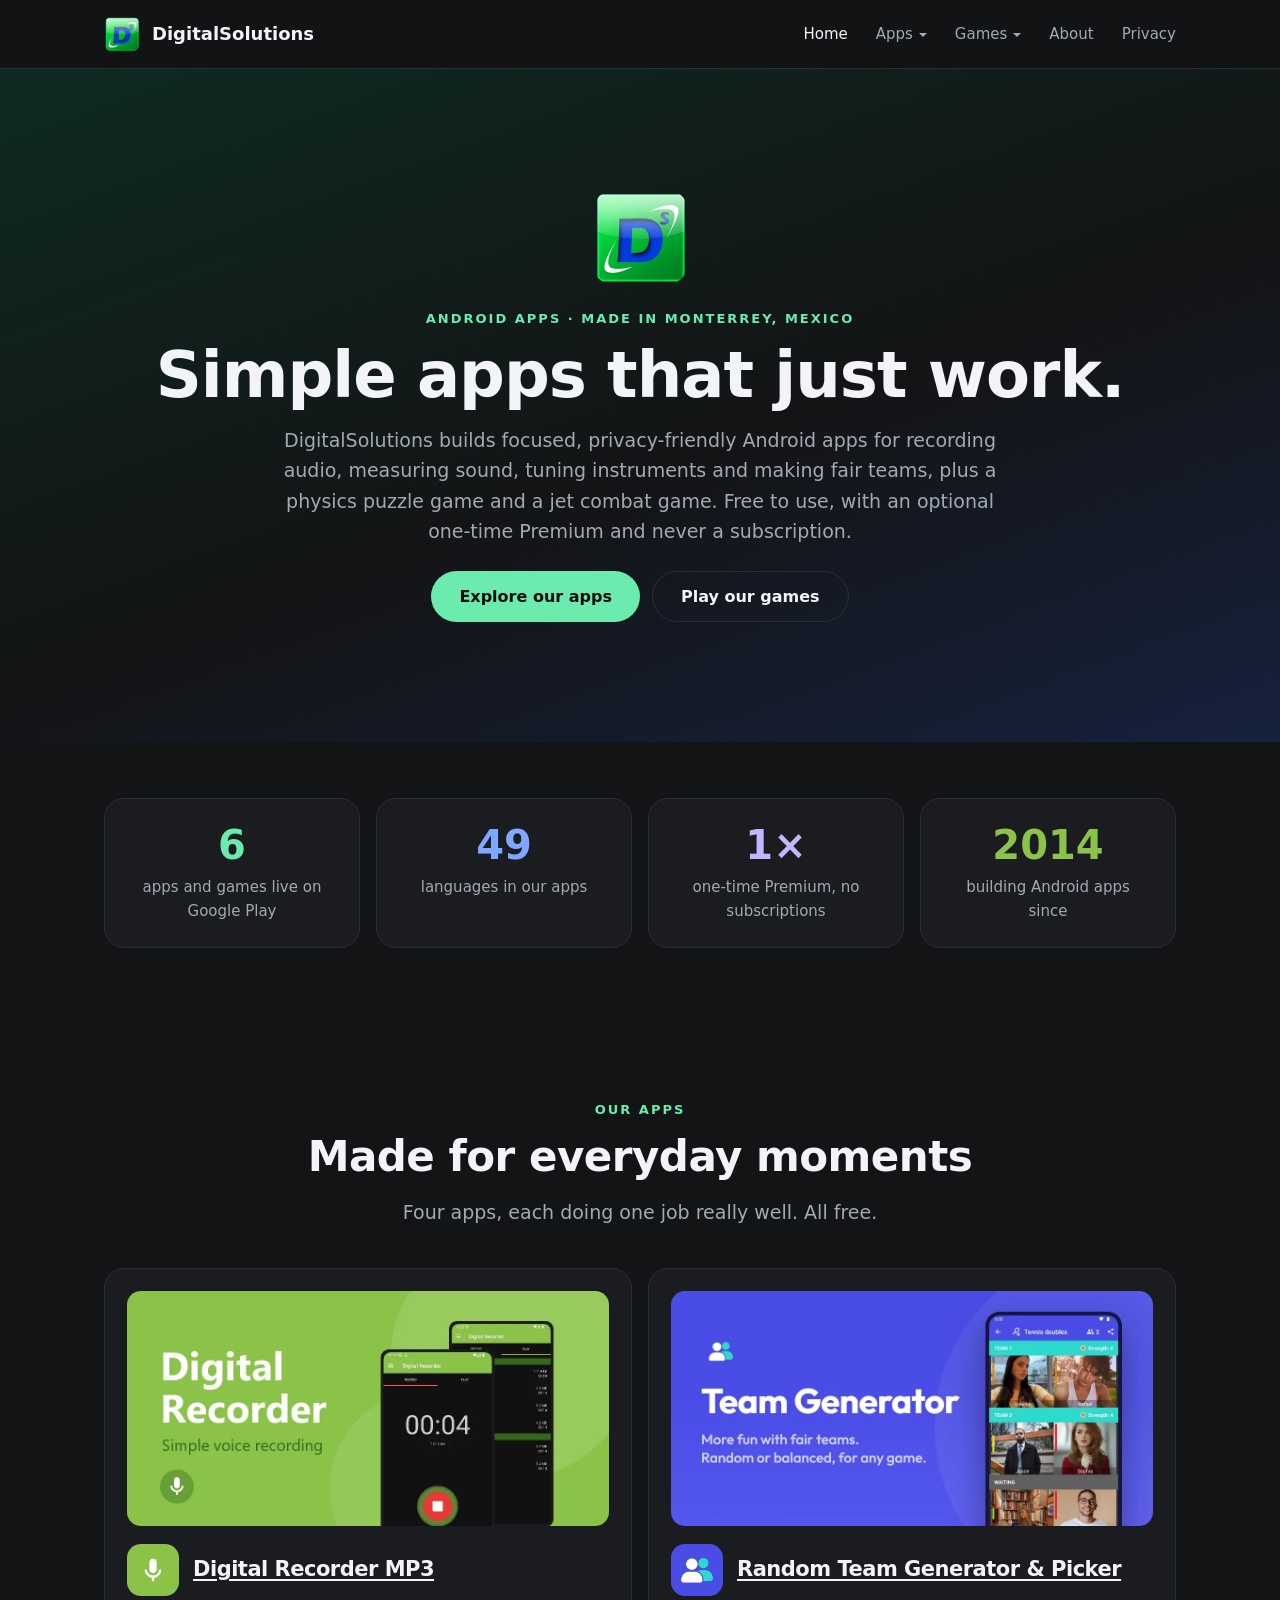
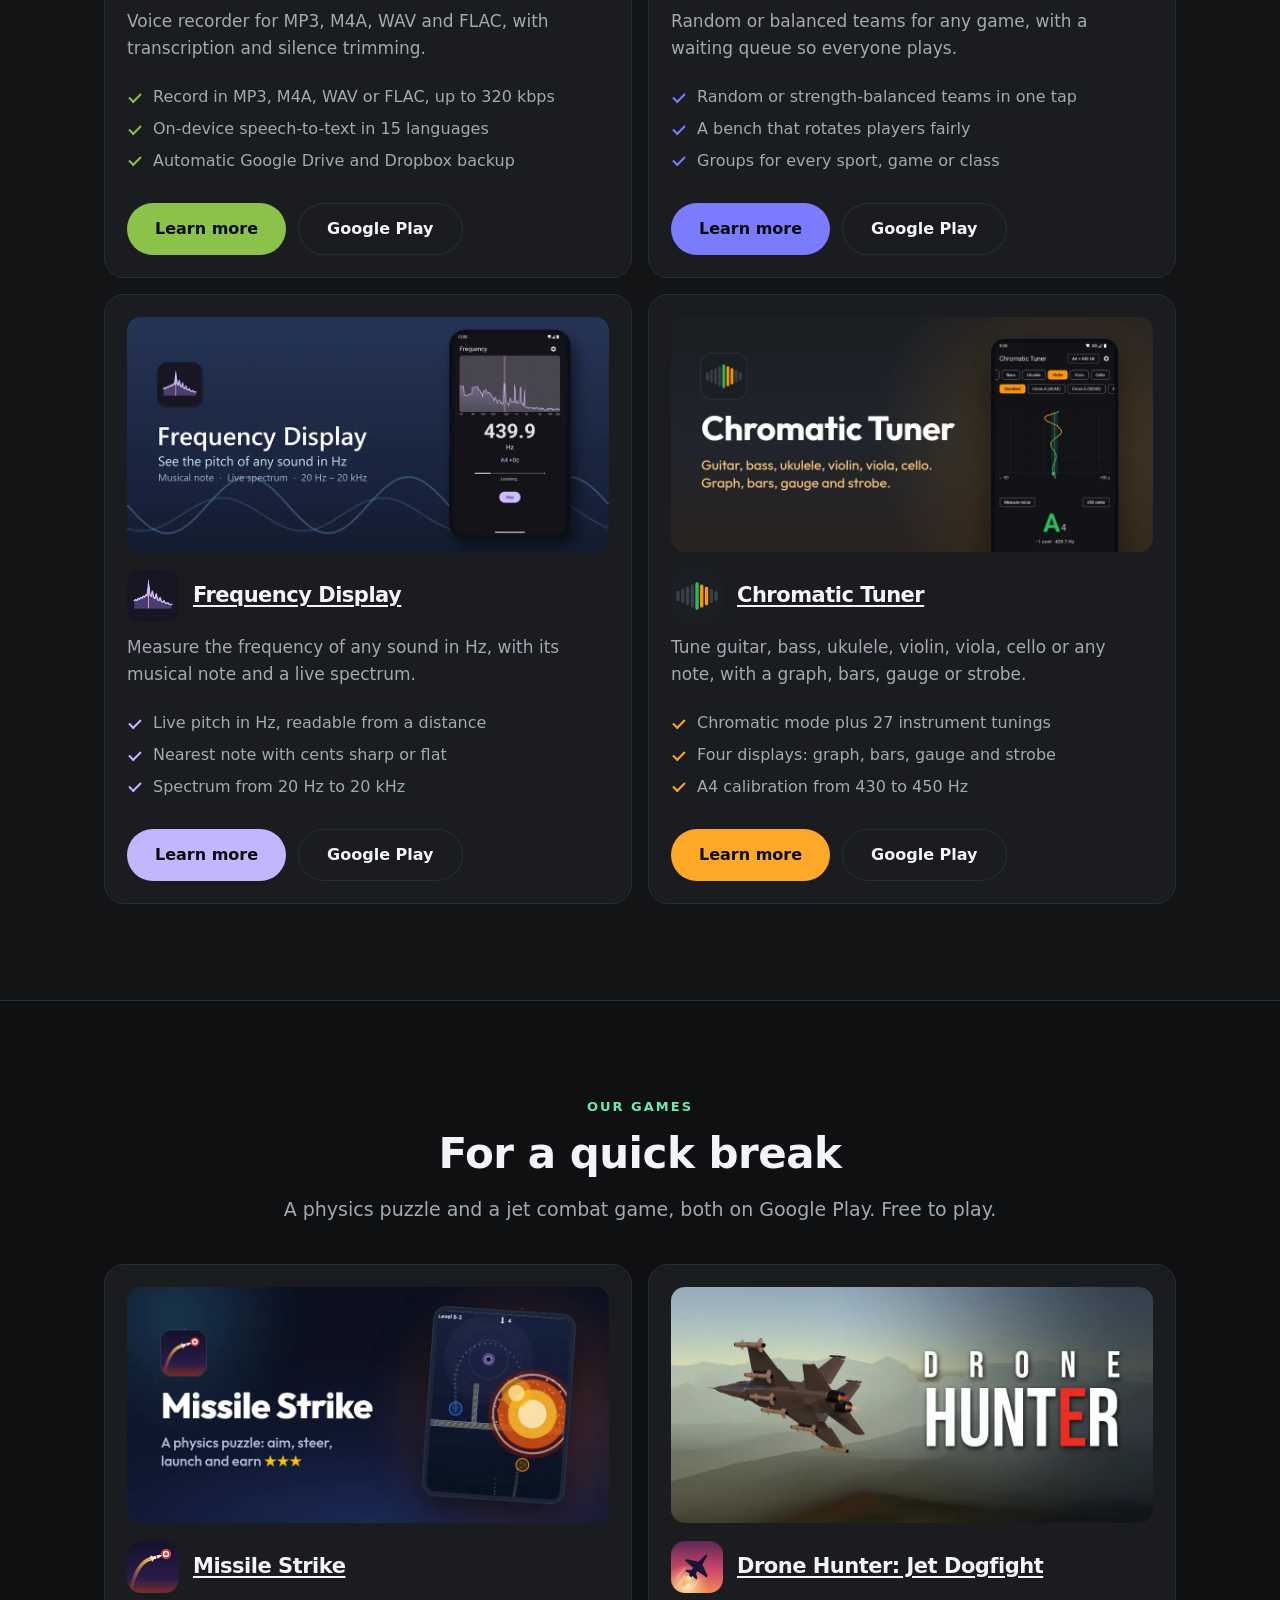
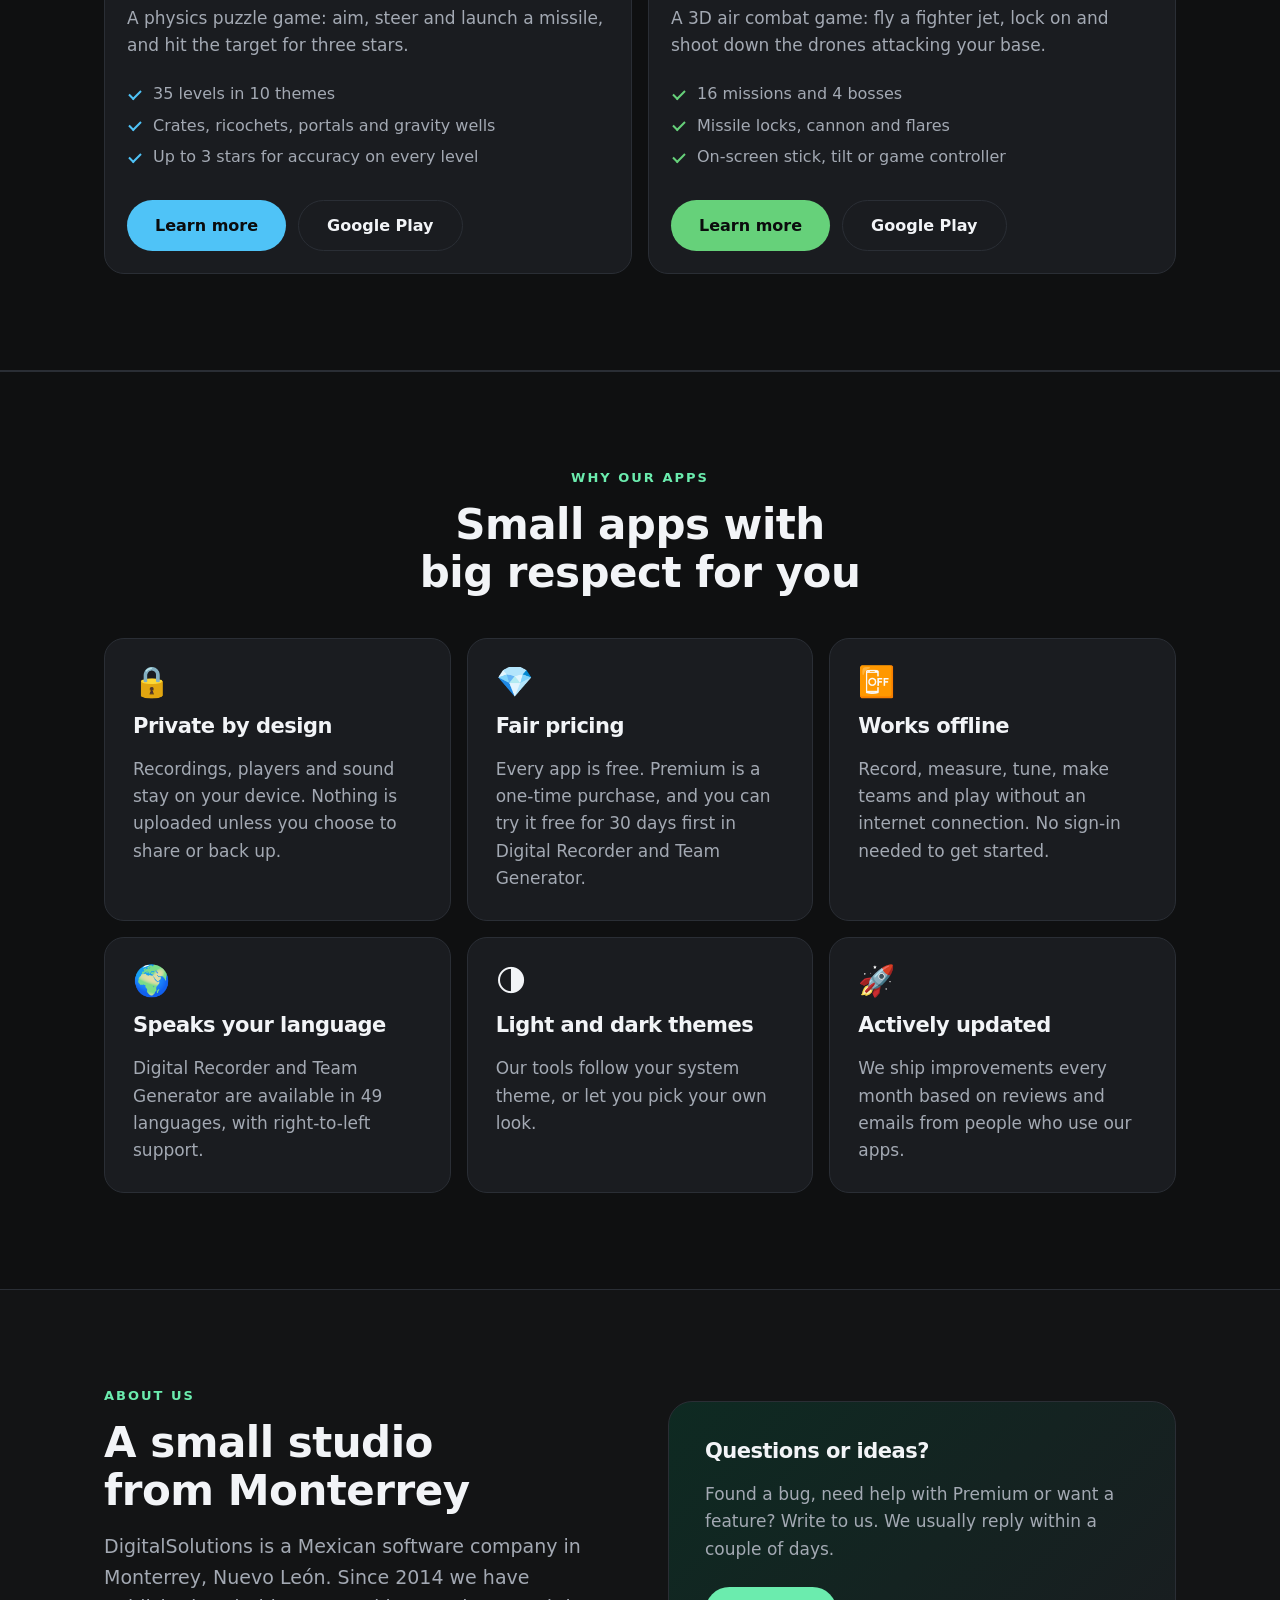
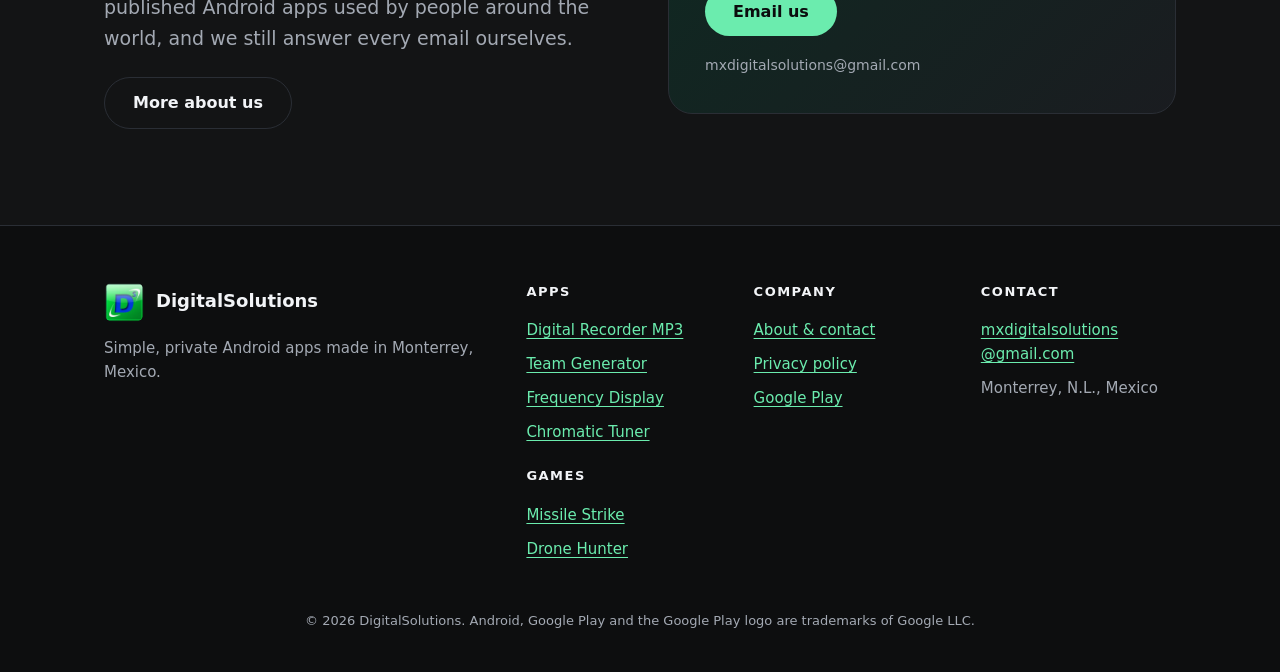
<file: index.html>
<!doctype html>
<html lang="en">
<head>
<meta charset="utf-8">
<meta name="viewport" content="width=device-width, initial-scale=1">
<title>DigitalSolutions · Simple Android apps that just work</title>
<meta name="description" content="DigitalSolutions makes simple, private Android apps: Digital Recorder MP3, Random Team Generator & Picker, Frequency Display, Chromatic Tuner, the Missile Strike puzzle game and the Drone Hunter air combat game.">
<link rel="canonical" href="https://digitalsolutionsmx.github.io/">
<meta property="og:type" content="website">
<meta property="og:site_name" content="DigitalSolutions">
<meta property="og:title" content="Simple Android apps that just work">
<meta property="og:description" content="DigitalSolutions makes simple, private Android apps: Digital Recorder MP3, Random Team Generator & Picker, Frequency Display, Chromatic Tuner, the Missile Strike puzzle game and the Drone Hunter air combat game.">
<meta property="og:url" content="https://digitalsolutionsmx.github.io/">
<meta property="og:image" content="https://digitalsolutionsmx.github.io/assets/og/digitalsolutions.png">
<meta property="og:image:width" content="1200">
<meta property="og:image:height" content="630">
<meta name="twitter:card" content="summary_large_image">
<meta name="theme-color" content="#131415">
<meta name="google-site-verification" content="0GU7_Fm8hHknsM-LTBOXZ28o7imqYeGRDdje8_iHSXY">
<link rel="icon" type="image/png" href="/favicon.png">
<link rel="apple-touch-icon" href="/apple-touch-icon.png">
<link rel="stylesheet" href="/assets/site.css">
<script type="application/ld+json">{"@context":"https://schema.org","@type":"Organization","name":"DigitalSolutions","url":"https://digitalsolutionsmx.github.io/","logo":"https://digitalsolutionsmx.github.io/apple-touch-icon.png","email":"mxdigitalsolutions@gmail.com","sameAs":["https://play.google.com/store/apps/dev?id=5730093777054763174"],"address":{"@type":"PostalAddress","addressLocality":"Monterrey","addressRegion":"N.L.","addressCountry":"MX"}}</script>
</head>
<body>
<a class="skip" href="#main">Skip to content</a>
<header class="site-header"><div class="wrap bar">
  <a class="brand" href="/"><img src="/assets/img/digitalsolutions-logo.webp" alt="" width="36" height="36"><span>DigitalSolutions</span></a>
  <nav class="nav" aria-label="Main"><a href="/" aria-current="page">Home</a><div class="dd"><a href="/apps/">Apps</a><div class="dd-menu"><a href="/apps/digital-recorder-mp3/">Digital Recorder MP3</a><a href="/apps/team-generator/">Team Generator</a><a href="/apps/frequency-display/">Frequency Display</a><a href="/apps/chromatic-tuner/">Chromatic Tuner</a></div></div><div class="dd"><a href="/games/">Games</a><div class="dd-menu"><a href="/games/missile-strike/">Missile Strike</a><a href="/games/drone-hunter/">Drone Hunter</a></div></div><a href="/about/">About</a><a href="/privacy-policy/">Privacy</a></nav>
  <details class="mnav"><summary aria-label="Open menu"><span></span><span></span><span></span></summary><nav class="mnav-panel" aria-label="Mobile"><a href="/">Home</a><a href="/apps/">Apps</a><a href="/apps/digital-recorder-mp3/" class="sub">Digital Recorder MP3</a><a href="/apps/team-generator/" class="sub">Team Generator</a><a href="/apps/frequency-display/" class="sub">Frequency Display</a><a href="/apps/chromatic-tuner/" class="sub">Chromatic Tuner</a><a href="/games/">Games</a><a href="/games/missile-strike/" class="sub">Missile Strike</a><a href="/games/drone-hunter/" class="sub">Drone Hunter</a><a href="/about/">About</a><a href="/privacy-policy/">Privacy</a></nav></details>
</div></header>
<main id="main">
<section class="hero hero-home"><div class="wrap center">
    <img src="/assets/img/digitalsolutions-logo.webp" alt="DigitalSolutions logo" width="96" height="96" class="icon icon-lg">
    <p class="eyebrow">Android apps · Made in Monterrey, Mexico</p>
    <h1>Simple apps that just work.</h1>
    <p class="lead">DigitalSolutions builds focused, privacy-friendly Android apps for recording audio, measuring sound, tuning instruments and making fair teams, plus a physics puzzle game and a jet combat game. Free to use, with an optional one-time Premium and never a subscription.</p>
    <div class="actions center"><a class="btn btn-solid" href="/apps/">Explore our apps</a><a class="btn btn-ghost" href="/games/">Play our games</a></div>
  </div></section>
<section class="section tight"><div class="wrap"><div class="grid g4"><div class="card stat"><p class="big">6</p><p>apps and games live on Google Play</p></div><div class="card stat"><p class="big">49</p><p>languages in our apps</p></div><div class="card stat"><p class="big">1×</p><p>one-time Premium, no subscriptions</p></div><div class="card stat"><p class="big">2014</p><p>building Android apps since</p></div></div></div></section>
<section class="section"><div class="wrap"><header class="section-head"><p class="eyebrow">Our apps</p><h2>Made for everyday moments</h2><p class="lead">Four apps, each doing one job really well. All free.</p></header><div class="grid g2"><article class="card app-card" style="--accent:#8bc34a;--glow:#1c2c12">
  <a href="/apps/digital-recorder-mp3/" class="feature-link"><img src="/assets/img/digital-recorder-feature.webp" alt="Digital Recorder on Google Play" width="1024" height="500" class="feature" loading="lazy"></a>
  <div class="app-title"><img src="/assets/img/digital-recorder-icon.webp" alt="Digital Recorder icon" width="52" height="52" class="icon"><h3><a href="/apps/digital-recorder-mp3/">Digital Recorder MP3</a></h3></div>
  <p>Voice recorder for MP3, M4A, WAV and FLAC, with transcription and silence trimming.</p><ul class="ticks"><li>Record in MP3, M4A, WAV or FLAC, up to 320 kbps</li><li>On-device speech-to-text in 15 languages</li><li>Automatic Google Drive and Dropbox backup</li></ul>
  <div class="actions"><a class="btn btn-solid" href="/apps/digital-recorder-mp3/">Learn more</a><a class="btn btn-ghost" href="https://play.google.com/store/apps/details?id=com.digitalsolutions.digitalrecorder&amp;referrer=utm_source%3Dwebsite%26utm_medium%3Dreferral" target="_blank" rel="noopener">Google Play</a></div>
</article><article class="card app-card" style="--accent:#7b7bff;--glow:#1d1f4a">
  <a href="/apps/team-generator/" class="feature-link"><img src="/assets/img/team-generator-feature.webp" alt="Team Generator on Google Play" width="1024" height="500" class="feature" loading="lazy"></a>
  <div class="app-title"><img src="/assets/img/team-generator-icon.webp" alt="Team Generator icon" width="52" height="52" class="icon"><h3><a href="/apps/team-generator/">Random Team Generator &amp; Picker</a></h3></div>
  <p>Random or balanced teams for any game, with a waiting queue so everyone plays.</p><ul class="ticks"><li>Random or strength-balanced teams in one tap</li><li>A bench that rotates players fairly</li><li>Groups for every sport, game or class</li></ul>
  <div class="actions"><a class="btn btn-solid" href="/apps/team-generator/">Learn more</a><a class="btn btn-ghost" href="https://play.google.com/store/apps/details?id=com.digitalsolutions.teamgenerator&amp;referrer=utm_source%3Dwebsite%26utm_medium%3Dreferral" target="_blank" rel="noopener">Google Play</a></div>
</article><article class="card app-card" style="--accent:#c3b5ff;--glow:#1e2645">
  <a href="/apps/frequency-display/" class="feature-link"><img src="/assets/img/frequency-display-feature.webp" alt="Frequency Display on Google Play" width="1024" height="500" class="feature" loading="lazy"></a>
  <div class="app-title"><img src="/assets/img/frequency-display-icon.webp" alt="Frequency Display icon" width="52" height="52" class="icon"><h3><a href="/apps/frequency-display/">Frequency Display</a></h3></div>
  <p>Measure the frequency of any sound in Hz, with its musical note and a live spectrum.</p><ul class="ticks"><li>Live pitch in Hz, readable from a distance</li><li>Nearest note with cents sharp or flat</li><li>Spectrum from 20 Hz to 20 kHz</li></ul>
  <div class="actions"><a class="btn btn-solid" href="/apps/frequency-display/">Learn more</a><a class="btn btn-ghost" href="https://play.google.com/store/apps/details?id=com.digitalsolutions.frequency&amp;referrer=utm_source%3Dwebsite%26utm_medium%3Dreferral" target="_blank" rel="noopener">Google Play</a></div>
</article><article class="card app-card" style="--accent:#ffa726;--glow:#2e2210">
  <a href="/apps/chromatic-tuner/" class="feature-link"><img src="/assets/img/chromatic-tuner-feature.webp" alt="Chromatic Tuner on Google Play" width="1024" height="500" class="feature" loading="lazy"></a>
  <div class="app-title"><img src="/assets/img/chromatic-tuner-icon.webp" alt="Chromatic Tuner icon" width="52" height="52" class="icon"><h3><a href="/apps/chromatic-tuner/">Chromatic Tuner</a></h3></div>
  <p>Tune guitar, bass, ukulele, violin, viola, cello or any note, with a graph, bars, gauge or strobe.</p><ul class="ticks"><li>Chromatic mode plus 27 instrument tunings</li><li>Four displays: graph, bars, gauge and strobe</li><li>A4 calibration from 430 to 450 Hz</li></ul>
  <div class="actions"><a class="btn btn-solid" href="/apps/chromatic-tuner/">Learn more</a><a class="btn btn-ghost" href="https://play.google.com/store/apps/details?id=com.digitalsolutions.chromatic&amp;referrer=utm_source%3Dwebsite%26utm_medium%3Dreferral" target="_blank" rel="noopener">Google Play</a></div>
</article></div></div></section>
<section class="section alt"><div class="wrap"><header class="section-head"><p class="eyebrow">Our games</p><h2>For a quick break</h2><p class="lead">A physics puzzle and a jet combat game, both on Google Play. Free to play.</p></header><div class="grid g2"><article class="card app-card" style="--accent:#4fc3f7;--glow:#10203a">
  <a href="/games/missile-strike/" class="feature-link"><img src="/assets/img/missile-strike-feature.webp" alt="Missile Strike on Google Play" width="1024" height="500" class="feature" loading="lazy"></a>
  <div class="app-title"><img src="/assets/img/missile-strike-icon.webp" alt="Missile Strike icon" width="52" height="52" class="icon"><h3><a href="/games/missile-strike/">Missile Strike</a></h3></div>
  <p>A physics puzzle game: aim, steer and launch a missile, and hit the target for three stars.</p><ul class="ticks"><li>35 levels in 10 themes</li><li>Crates, ricochets, portals and gravity wells</li><li>Up to 3 stars for accuracy on every level</li></ul>
  <div class="actions"><a class="btn btn-solid" href="/games/missile-strike/">Learn more</a><a class="btn btn-ghost" href="https://play.google.com/store/apps/details?id=com.digitalsolutions.missile&amp;referrer=utm_source%3Dwebsite%26utm_medium%3Dreferral" target="_blank" rel="noopener">Google Play</a></div>
</article><article class="card app-card" style="--accent:#66d17a;--glow:#12291a">
  <a href="/games/drone-hunter/" class="feature-link"><img src="/assets/img/drone-hunter-feature.webp" alt="Drone Hunter on Google Play" width="1024" height="500" class="feature" loading="lazy"></a>
  <div class="app-title"><img src="/assets/img/drone-hunter-icon.webp" alt="Drone Hunter icon" width="52" height="52" class="icon"><h3><a href="/games/drone-hunter/">Drone Hunter: Jet Dogfight</a></h3></div>
  <p>A 3D air combat game: fly a fighter jet, lock on and shoot down the drones attacking your base.</p><ul class="ticks"><li>16 missions and 4 bosses</li><li>Missile locks, cannon and flares</li><li>On-screen stick, tilt or game controller</li></ul>
  <div class="actions"><a class="btn btn-solid" href="/games/drone-hunter/">Learn more</a><a class="btn btn-ghost" href="https://play.google.com/store/apps/details?id=com.digitalsolutions.drone&amp;referrer=utm_source%3Dwebsite%26utm_medium%3Dreferral" target="_blank" rel="noopener">Google Play</a></div>
</article></div></div></section>
<section class="section alt"><div class="wrap"><header class="section-head"><p class="eyebrow">Why our apps</p><h2>Small apps with big respect for you</h2></header><div class="grid g3"><div class="card"><p class="emoji" aria-hidden="true">🔒</p><h3>Private by design</h3><p>Recordings, players and sound stay on your device. Nothing is uploaded unless you choose to share or back up.</p></div><div class="card"><p class="emoji" aria-hidden="true">💎</p><h3>Fair pricing</h3><p>Every app is free. Premium is a one-time purchase, and you can try it free for 30 days first in Digital Recorder and Team Generator.</p></div><div class="card"><p class="emoji" aria-hidden="true">📴</p><h3>Works offline</h3><p>Record, measure, tune, make teams and play without an internet connection. No sign-in needed to get started.</p></div><div class="card"><p class="emoji" aria-hidden="true">🌍</p><h3>Speaks your language</h3><p>Digital Recorder and Team Generator are available in 49 languages, with right-to-left support.</p></div><div class="card"><p class="emoji" aria-hidden="true">🌗</p><h3>Light and dark themes</h3><p>Our tools follow your system theme, or let you pick your own look.</p></div><div class="card"><p class="emoji" aria-hidden="true">🚀</p><h3>Actively updated</h3><p>We ship improvements every month based on reviews and emails from people who use our apps.</p></div></div></div></section>
<section class="section"><div class="wrap"><div class="two-col"><div><p class="eyebrow">About us</p><h2>A small studio from Monterrey</h2><p class="lead">DigitalSolutions is a Mexican software company in Monterrey, Nuevo León. Since 2014 we have published Android apps used by people around the world, and we still answer every email ourselves.</p><div class="actions"><a class="btn btn-ghost" href="/about/">More about us</a></div></div><div class="card glow"><h3>Questions or ideas?</h3><p>Found a bug, need help with Premium or want a feature? Write to us. We usually reply within a couple of days.</p><div class="actions"><a class="btn btn-solid" href="mailto:mxdigitalsolutions@gmail.com">Email us</a></div><p class="note">mxdigitalsolutions@gmail.com</p></div></div></div></section>
</main>
<footer class="site-footer"><div class="wrap">
  <div class="foot-grid">
    <div><a class="brand" href="/"><img src="/assets/img/digitalsolutions-logo.webp" alt="" width="40" height="40" loading="lazy"><span>DigitalSolutions</span></a><p>Simple, private Android apps made in Monterrey, Mexico.</p></div>
    <div><p class="foot-head">Apps</p><a href="/apps/digital-recorder-mp3/">Digital Recorder MP3</a><a href="/apps/team-generator/">Team Generator</a><a href="/apps/frequency-display/">Frequency Display</a><a href="/apps/chromatic-tuner/">Chromatic Tuner</a><p class="foot-head">Games</p><a href="/games/missile-strike/">Missile Strike</a><a href="/games/drone-hunter/">Drone Hunter</a></div>
    <div><p class="foot-head">Company</p><a href="/about/">About &amp; contact</a><a href="/privacy-policy/">Privacy policy</a><a href="https://play.google.com/store/apps/dev?id=5730093777054763174" target="_blank" rel="noopener">Google Play</a></div>
    <div><p class="foot-head">Contact</p><a href="mailto:mxdigitalsolutions@gmail.com">mxdigitalsolutions<wbr>@gmail.com</a><p>Monterrey, N.L., Mexico</p></div>
  </div>
  <p class="legal">© 2026 DigitalSolutions. Android, Google Play and the Google Play logo are trademarks of Google LLC.</p>
</div></footer>
</body>
</html>
</file>
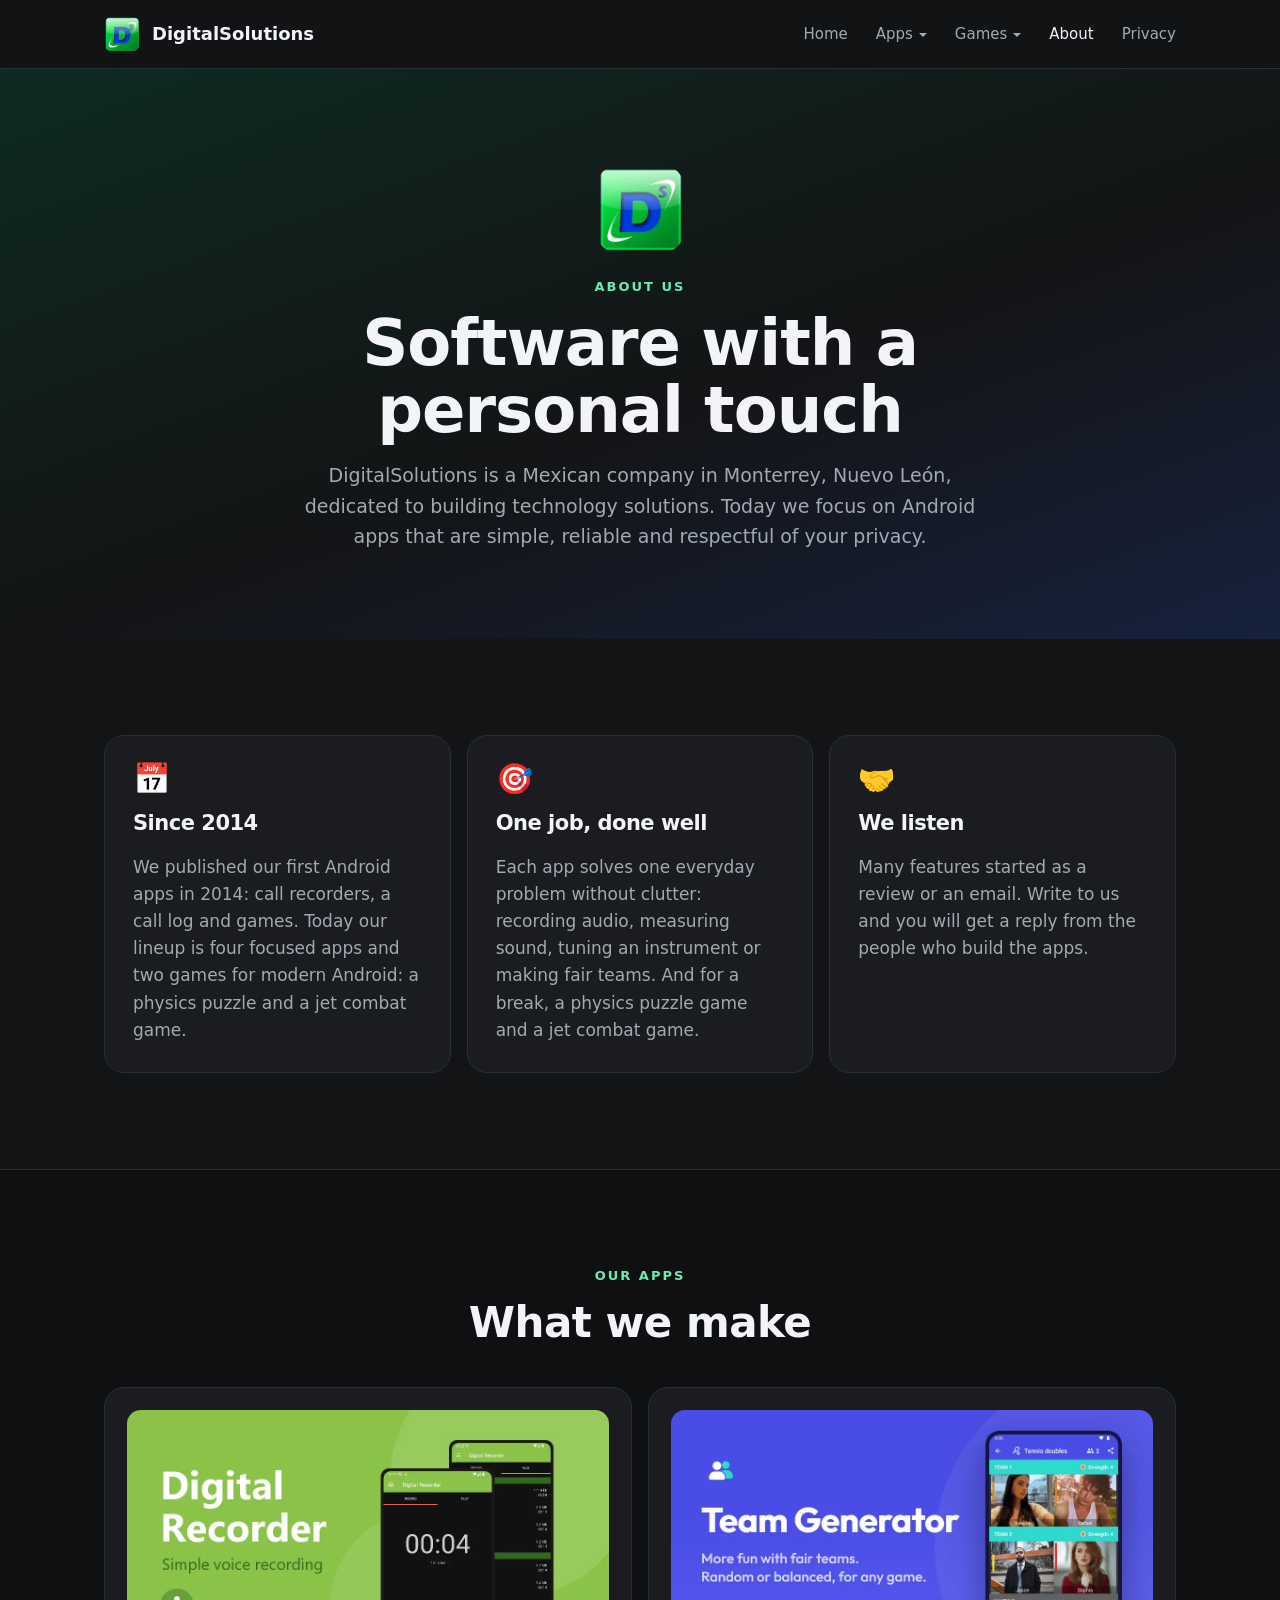
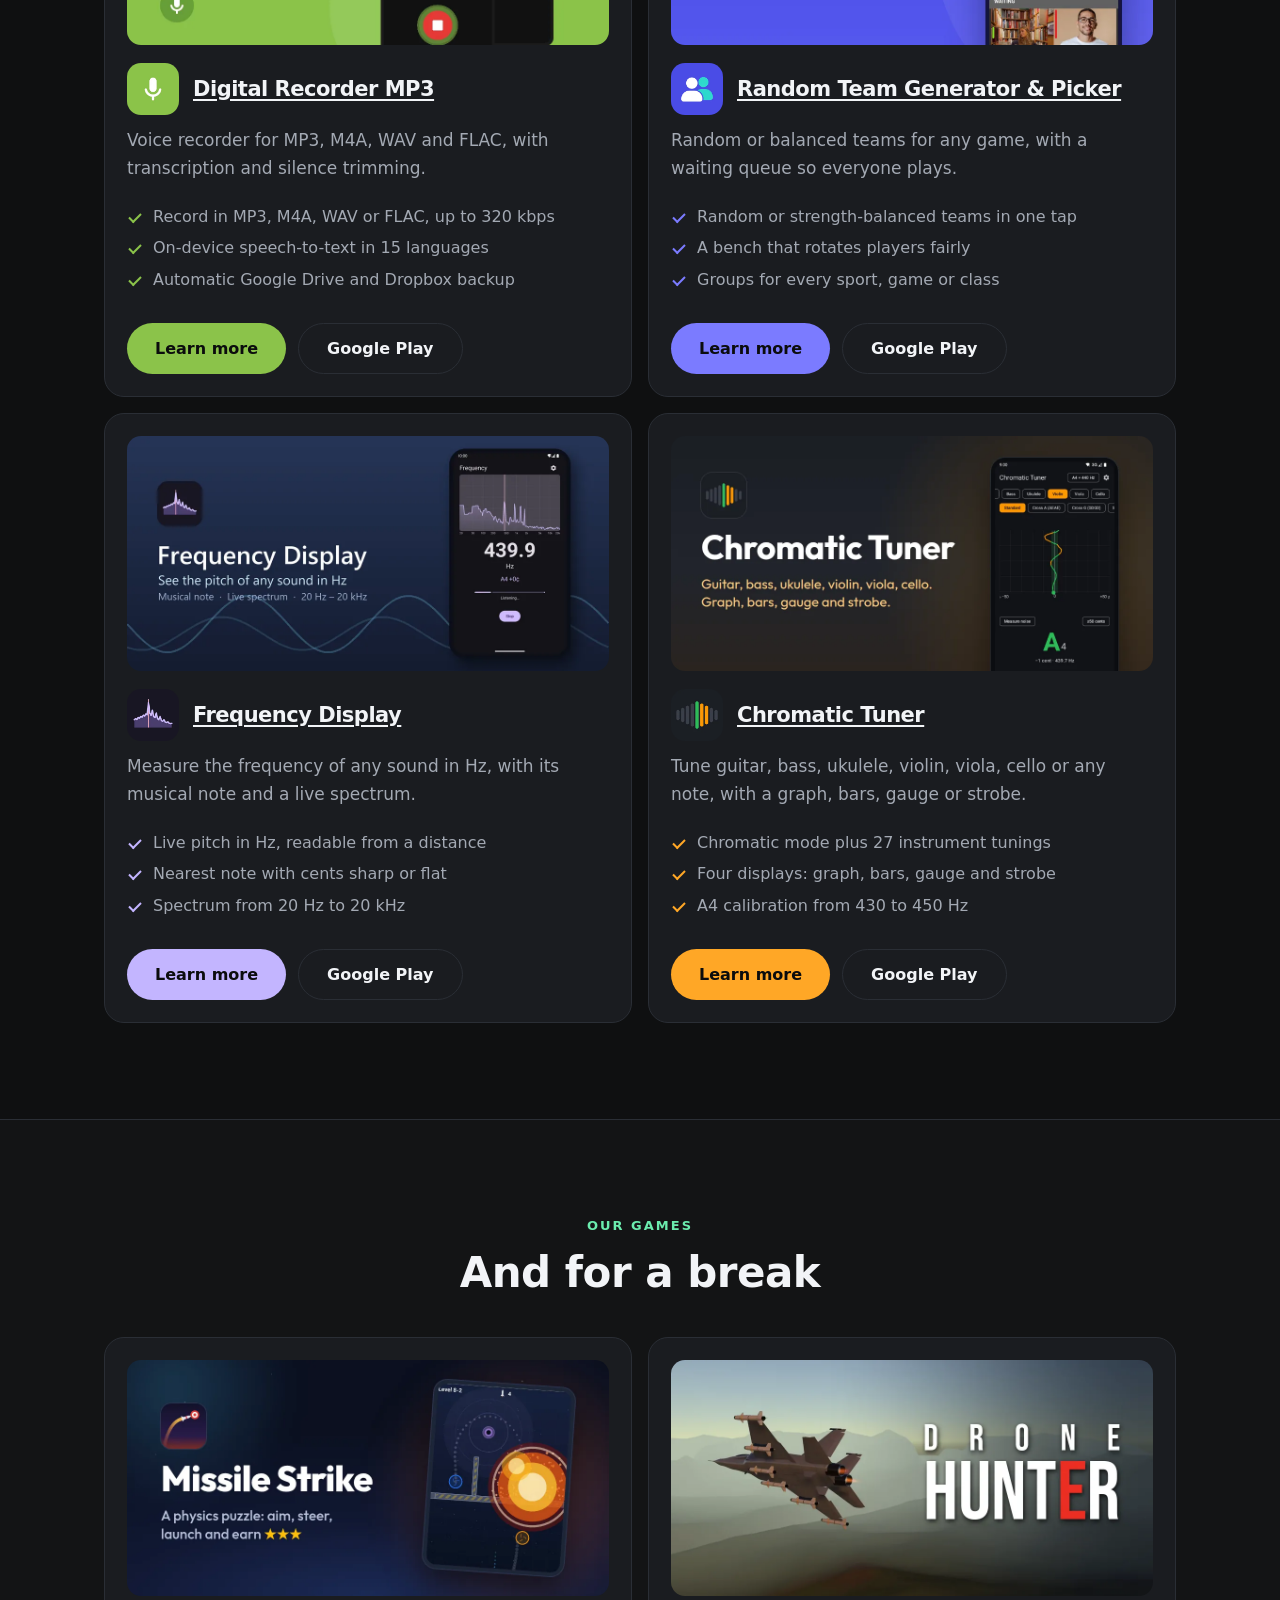
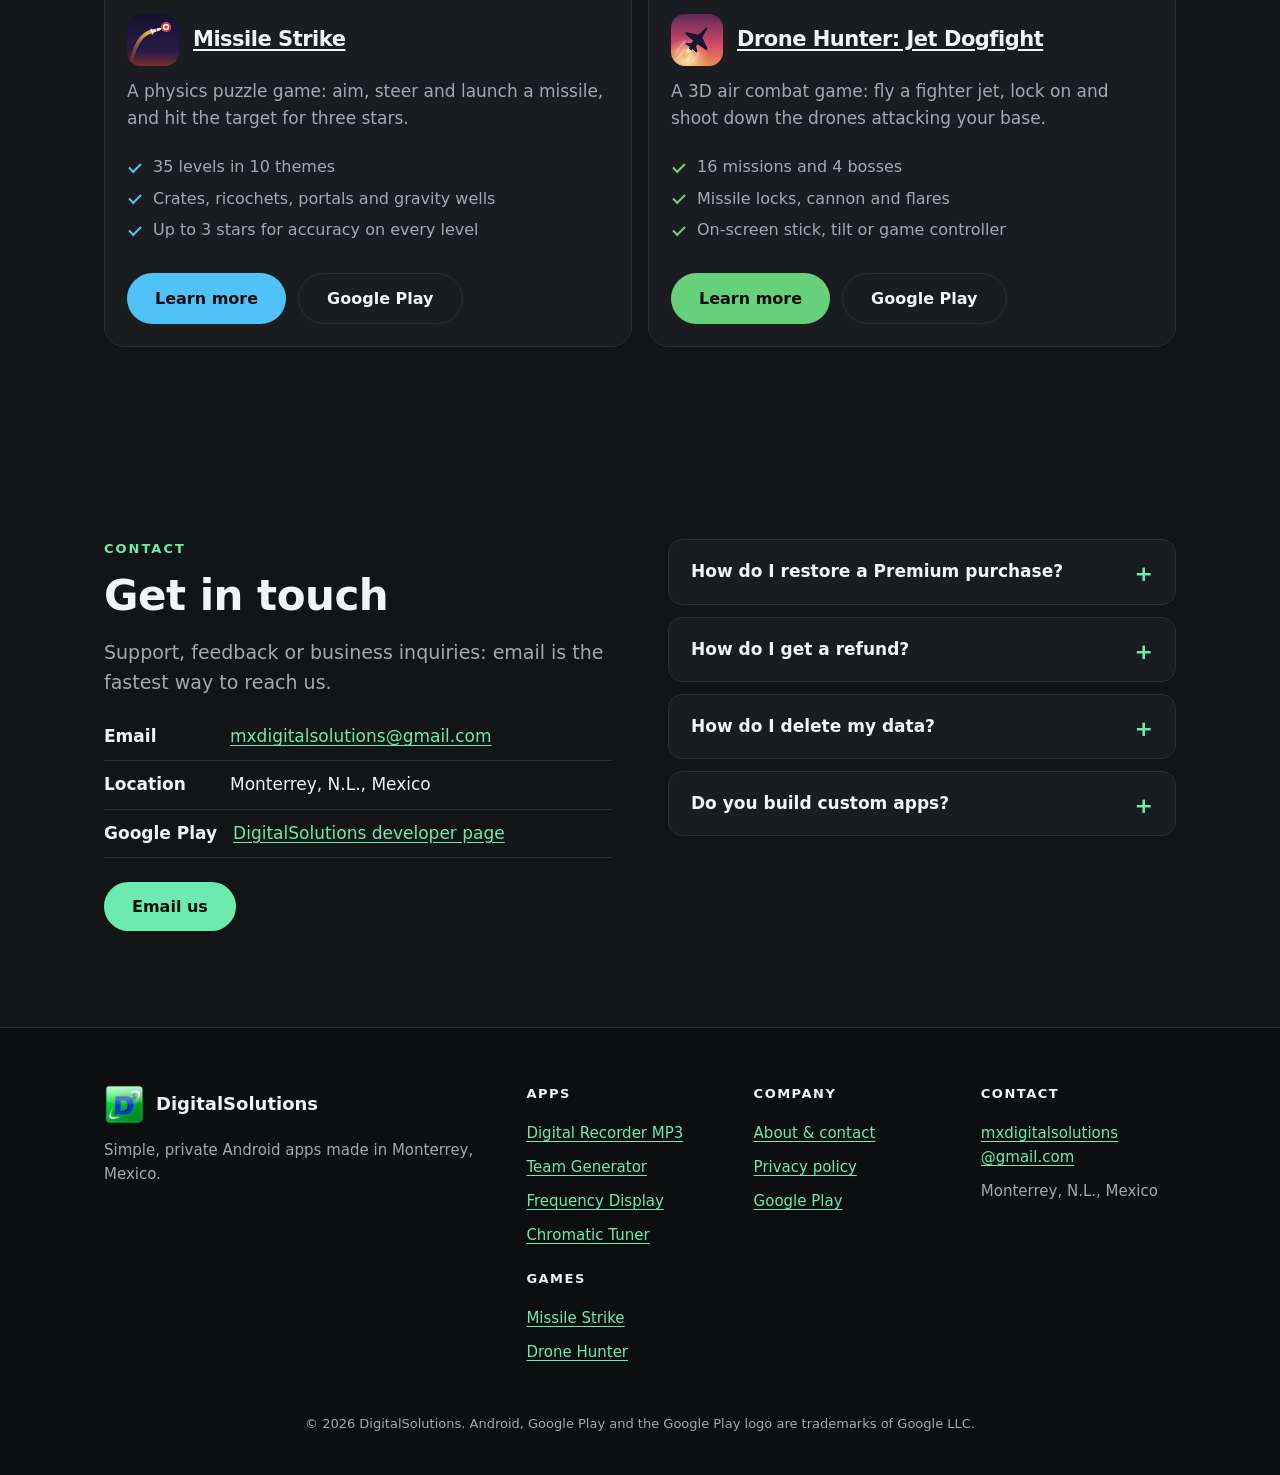
<file: about/index.html>
<!doctype html>
<html lang="en">
<head>
<meta charset="utf-8">
<meta name="viewport" content="width=device-width, initial-scale=1">
<title>About &amp; contact · DigitalSolutions</title>
<meta name="description" content="DigitalSolutions is a software company in Monterrey, Mexico, making simple and private Android apps since 2014. Contact us by email.">
<link rel="canonical" href="https://digitalsolutionsmx.github.io/about/">
<meta property="og:type" content="website">
<meta property="og:site_name" content="DigitalSolutions">
<meta property="og:title" content="About &amp; contact">
<meta property="og:description" content="DigitalSolutions is a software company in Monterrey, Mexico, making simple and private Android apps since 2014. Contact us by email.">
<meta property="og:url" content="https://digitalsolutionsmx.github.io/about/">
<meta property="og:image" content="https://digitalsolutionsmx.github.io/assets/og/digitalsolutions.png">
<meta property="og:image:width" content="1200">
<meta property="og:image:height" content="630">
<meta name="twitter:card" content="summary_large_image">
<meta name="theme-color" content="#131415">
<link rel="icon" type="image/png" href="/favicon.png">
<link rel="apple-touch-icon" href="/apple-touch-icon.png">
<link rel="stylesheet" href="/assets/site.css">
</head>
<body>
<a class="skip" href="#main">Skip to content</a>
<header class="site-header"><div class="wrap bar">
  <a class="brand" href="/"><img src="/assets/img/digitalsolutions-logo.webp" alt="" width="36" height="36"><span>DigitalSolutions</span></a>
  <nav class="nav" aria-label="Main"><a href="/">Home</a><div class="dd"><a href="/apps/">Apps</a><div class="dd-menu"><a href="/apps/digital-recorder-mp3/">Digital Recorder MP3</a><a href="/apps/team-generator/">Team Generator</a><a href="/apps/frequency-display/">Frequency Display</a><a href="/apps/chromatic-tuner/">Chromatic Tuner</a></div></div><div class="dd"><a href="/games/">Games</a><div class="dd-menu"><a href="/games/missile-strike/">Missile Strike</a><a href="/games/drone-hunter/">Drone Hunter</a></div></div><a href="/about/" aria-current="page">About</a><a href="/privacy-policy/">Privacy</a></nav>
  <details class="mnav"><summary aria-label="Open menu"><span></span><span></span><span></span></summary><nav class="mnav-panel" aria-label="Mobile"><a href="/">Home</a><a href="/apps/">Apps</a><a href="/apps/digital-recorder-mp3/" class="sub">Digital Recorder MP3</a><a href="/apps/team-generator/" class="sub">Team Generator</a><a href="/apps/frequency-display/" class="sub">Frequency Display</a><a href="/apps/chromatic-tuner/" class="sub">Chromatic Tuner</a><a href="/games/">Games</a><a href="/games/missile-strike/" class="sub">Missile Strike</a><a href="/games/drone-hunter/" class="sub">Drone Hunter</a><a href="/about/">About</a><a href="/privacy-policy/">Privacy</a></nav></details>
</div></header>
<main id="main">
<section class="hero hero-home small"><div class="wrap center"><img src="/assets/img/digitalsolutions-logo.webp" alt="DigitalSolutions logo" width="88" height="88" class="icon icon-lg"><p class="eyebrow">About us</p><h1>Software with a personal touch</h1><p class="lead">DigitalSolutions is a Mexican company in Monterrey, Nuevo León, dedicated to building technology solutions. Today we focus on Android apps that are simple, reliable and respectful of your privacy.</p></div></section>
<section class="section"><div class="wrap"><div class="grid g3"><div class="card"><p class="emoji" aria-hidden="true">📅</p><h3>Since 2014</h3><p>We published our first Android apps in 2014: call recorders, a call log and games. Today our lineup is four focused apps and two games for modern Android: a physics puzzle and a jet combat game.</p></div><div class="card"><p class="emoji" aria-hidden="true">🎯</p><h3>One job, done well</h3><p>Each app solves one everyday problem without clutter: recording audio, measuring sound, tuning an instrument or making fair teams. And for a break, a physics puzzle game and a jet combat game.</p></div><div class="card"><p class="emoji" aria-hidden="true">🤝</p><h3>We listen</h3><p>Many features started as a review or an email. Write to us and you will get a reply from the people who build the apps.</p></div></div></div></section>
<section class="section alt"><div class="wrap"><header class="section-head"><p class="eyebrow">Our apps</p><h2>What we make</h2></header><div class="grid g2"><article class="card app-card" style="--accent:#8bc34a;--glow:#1c2c12">
  <a href="/apps/digital-recorder-mp3/" class="feature-link"><img src="/assets/img/digital-recorder-feature.webp" alt="Digital Recorder on Google Play" width="1024" height="500" class="feature" loading="lazy"></a>
  <div class="app-title"><img src="/assets/img/digital-recorder-icon.webp" alt="Digital Recorder icon" width="52" height="52" class="icon"><h3><a href="/apps/digital-recorder-mp3/">Digital Recorder MP3</a></h3></div>
  <p>Voice recorder for MP3, M4A, WAV and FLAC, with transcription and silence trimming.</p><ul class="ticks"><li>Record in MP3, M4A, WAV or FLAC, up to 320 kbps</li><li>On-device speech-to-text in 15 languages</li><li>Automatic Google Drive and Dropbox backup</li></ul>
  <div class="actions"><a class="btn btn-solid" href="/apps/digital-recorder-mp3/">Learn more</a><a class="btn btn-ghost" href="https://play.google.com/store/apps/details?id=com.digitalsolutions.digitalrecorder&amp;referrer=utm_source%3Dwebsite%26utm_medium%3Dreferral" target="_blank" rel="noopener">Google Play</a></div>
</article><article class="card app-card" style="--accent:#7b7bff;--glow:#1d1f4a">
  <a href="/apps/team-generator/" class="feature-link"><img src="/assets/img/team-generator-feature.webp" alt="Team Generator on Google Play" width="1024" height="500" class="feature" loading="lazy"></a>
  <div class="app-title"><img src="/assets/img/team-generator-icon.webp" alt="Team Generator icon" width="52" height="52" class="icon"><h3><a href="/apps/team-generator/">Random Team Generator &amp; Picker</a></h3></div>
  <p>Random or balanced teams for any game, with a waiting queue so everyone plays.</p><ul class="ticks"><li>Random or strength-balanced teams in one tap</li><li>A bench that rotates players fairly</li><li>Groups for every sport, game or class</li></ul>
  <div class="actions"><a class="btn btn-solid" href="/apps/team-generator/">Learn more</a><a class="btn btn-ghost" href="https://play.google.com/store/apps/details?id=com.digitalsolutions.teamgenerator&amp;referrer=utm_source%3Dwebsite%26utm_medium%3Dreferral" target="_blank" rel="noopener">Google Play</a></div>
</article><article class="card app-card" style="--accent:#c3b5ff;--glow:#1e2645">
  <a href="/apps/frequency-display/" class="feature-link"><img src="/assets/img/frequency-display-feature.webp" alt="Frequency Display on Google Play" width="1024" height="500" class="feature" loading="lazy"></a>
  <div class="app-title"><img src="/assets/img/frequency-display-icon.webp" alt="Frequency Display icon" width="52" height="52" class="icon"><h3><a href="/apps/frequency-display/">Frequency Display</a></h3></div>
  <p>Measure the frequency of any sound in Hz, with its musical note and a live spectrum.</p><ul class="ticks"><li>Live pitch in Hz, readable from a distance</li><li>Nearest note with cents sharp or flat</li><li>Spectrum from 20 Hz to 20 kHz</li></ul>
  <div class="actions"><a class="btn btn-solid" href="/apps/frequency-display/">Learn more</a><a class="btn btn-ghost" href="https://play.google.com/store/apps/details?id=com.digitalsolutions.frequency&amp;referrer=utm_source%3Dwebsite%26utm_medium%3Dreferral" target="_blank" rel="noopener">Google Play</a></div>
</article><article class="card app-card" style="--accent:#ffa726;--glow:#2e2210">
  <a href="/apps/chromatic-tuner/" class="feature-link"><img src="/assets/img/chromatic-tuner-feature.webp" alt="Chromatic Tuner on Google Play" width="1024" height="500" class="feature" loading="lazy"></a>
  <div class="app-title"><img src="/assets/img/chromatic-tuner-icon.webp" alt="Chromatic Tuner icon" width="52" height="52" class="icon"><h3><a href="/apps/chromatic-tuner/">Chromatic Tuner</a></h3></div>
  <p>Tune guitar, bass, ukulele, violin, viola, cello or any note, with a graph, bars, gauge or strobe.</p><ul class="ticks"><li>Chromatic mode plus 27 instrument tunings</li><li>Four displays: graph, bars, gauge and strobe</li><li>A4 calibration from 430 to 450 Hz</li></ul>
  <div class="actions"><a class="btn btn-solid" href="/apps/chromatic-tuner/">Learn more</a><a class="btn btn-ghost" href="https://play.google.com/store/apps/details?id=com.digitalsolutions.chromatic&amp;referrer=utm_source%3Dwebsite%26utm_medium%3Dreferral" target="_blank" rel="noopener">Google Play</a></div>
</article></div></div></section>
<section class="section"><div class="wrap"><header class="section-head"><p class="eyebrow">Our games</p><h2>And for a break</h2></header><div class="grid g2"><article class="card app-card" style="--accent:#4fc3f7;--glow:#10203a">
  <a href="/games/missile-strike/" class="feature-link"><img src="/assets/img/missile-strike-feature.webp" alt="Missile Strike on Google Play" width="1024" height="500" class="feature" loading="lazy"></a>
  <div class="app-title"><img src="/assets/img/missile-strike-icon.webp" alt="Missile Strike icon" width="52" height="52" class="icon"><h3><a href="/games/missile-strike/">Missile Strike</a></h3></div>
  <p>A physics puzzle game: aim, steer and launch a missile, and hit the target for three stars.</p><ul class="ticks"><li>35 levels in 10 themes</li><li>Crates, ricochets, portals and gravity wells</li><li>Up to 3 stars for accuracy on every level</li></ul>
  <div class="actions"><a class="btn btn-solid" href="/games/missile-strike/">Learn more</a><a class="btn btn-ghost" href="https://play.google.com/store/apps/details?id=com.digitalsolutions.missile&amp;referrer=utm_source%3Dwebsite%26utm_medium%3Dreferral" target="_blank" rel="noopener">Google Play</a></div>
</article><article class="card app-card" style="--accent:#66d17a;--glow:#12291a">
  <a href="/games/drone-hunter/" class="feature-link"><img src="/assets/img/drone-hunter-feature.webp" alt="Drone Hunter on Google Play" width="1024" height="500" class="feature" loading="lazy"></a>
  <div class="app-title"><img src="/assets/img/drone-hunter-icon.webp" alt="Drone Hunter icon" width="52" height="52" class="icon"><h3><a href="/games/drone-hunter/">Drone Hunter: Jet Dogfight</a></h3></div>
  <p>A 3D air combat game: fly a fighter jet, lock on and shoot down the drones attacking your base.</p><ul class="ticks"><li>16 missions and 4 bosses</li><li>Missile locks, cannon and flares</li><li>On-screen stick, tilt or game controller</li></ul>
  <div class="actions"><a class="btn btn-solid" href="/games/drone-hunter/">Learn more</a><a class="btn btn-ghost" href="https://play.google.com/store/apps/details?id=com.digitalsolutions.drone&amp;referrer=utm_source%3Dwebsite%26utm_medium%3Dreferral" target="_blank" rel="noopener">Google Play</a></div>
</article></div></div></section>
<section class="section"><div class="wrap"><div class="two-col"><div id="contact"><p class="eyebrow">Contact</p><h2>Get in touch</h2><p class="lead">Support, feedback or business inquiries: email is the fastest way to reach us.</p>
      <ul class="contact"><li><strong>Email</strong><a href="mailto:mxdigitalsolutions@gmail.com">mxdigitalsolutions@gmail.com</a></li><li><strong>Location</strong>Monterrey, N.L., Mexico</li><li><strong>Google Play</strong><a href="https://play.google.com/store/apps/dev?id=5730093777054763174" target="_blank" rel="noopener">DigitalSolutions developer page</a></li></ul>
      <div class="actions"><a class="btn btn-solid" href="mailto:mxdigitalsolutions@gmail.com">Email us</a></div></div><div class="faq"><details><summary>How do I restore a Premium purchase?</summary><p>Install the app with the same Google account you used to buy it. Google Play restores Premium automatically. If it does not, open the app settings and tap Premium, or email us.</p></details><details><summary>How do I get a refund?</summary><p>Purchases are handled by Google Play. You can request a refund from your Google Play order history, or email us with your order number.</p></details><details><summary>How do I delete my data?</summary><p>Most data never leaves your device: uninstalling the app removes it. For a free-trial account in Digital Recorder or Team Generator, see <a href="/privacy-policy/#delete-your-data">Delete your data</a> in our privacy policy.</p></details><details><summary>Do you build custom apps?</summary><p>Send us an email describing your project and we will let you know if we can help.</p></details></div></div></div></section>
</main>
<footer class="site-footer"><div class="wrap">
  <div class="foot-grid">
    <div><a class="brand" href="/"><img src="/assets/img/digitalsolutions-logo.webp" alt="" width="40" height="40" loading="lazy"><span>DigitalSolutions</span></a><p>Simple, private Android apps made in Monterrey, Mexico.</p></div>
    <div><p class="foot-head">Apps</p><a href="/apps/digital-recorder-mp3/">Digital Recorder MP3</a><a href="/apps/team-generator/">Team Generator</a><a href="/apps/frequency-display/">Frequency Display</a><a href="/apps/chromatic-tuner/">Chromatic Tuner</a><p class="foot-head">Games</p><a href="/games/missile-strike/">Missile Strike</a><a href="/games/drone-hunter/">Drone Hunter</a></div>
    <div><p class="foot-head">Company</p><a href="/about/">About &amp; contact</a><a href="/privacy-policy/">Privacy policy</a><a href="https://play.google.com/store/apps/dev?id=5730093777054763174" target="_blank" rel="noopener">Google Play</a></div>
    <div><p class="foot-head">Contact</p><a href="mailto:mxdigitalsolutions@gmail.com">mxdigitalsolutions<wbr>@gmail.com</a><p>Monterrey, N.L., Mexico</p></div>
  </div>
  <p class="legal">© 2026 DigitalSolutions. Android, Google Play and the Google Play logo are trademarks of Google LLC.</p>
</div></footer>
</body>
</html>
</file>
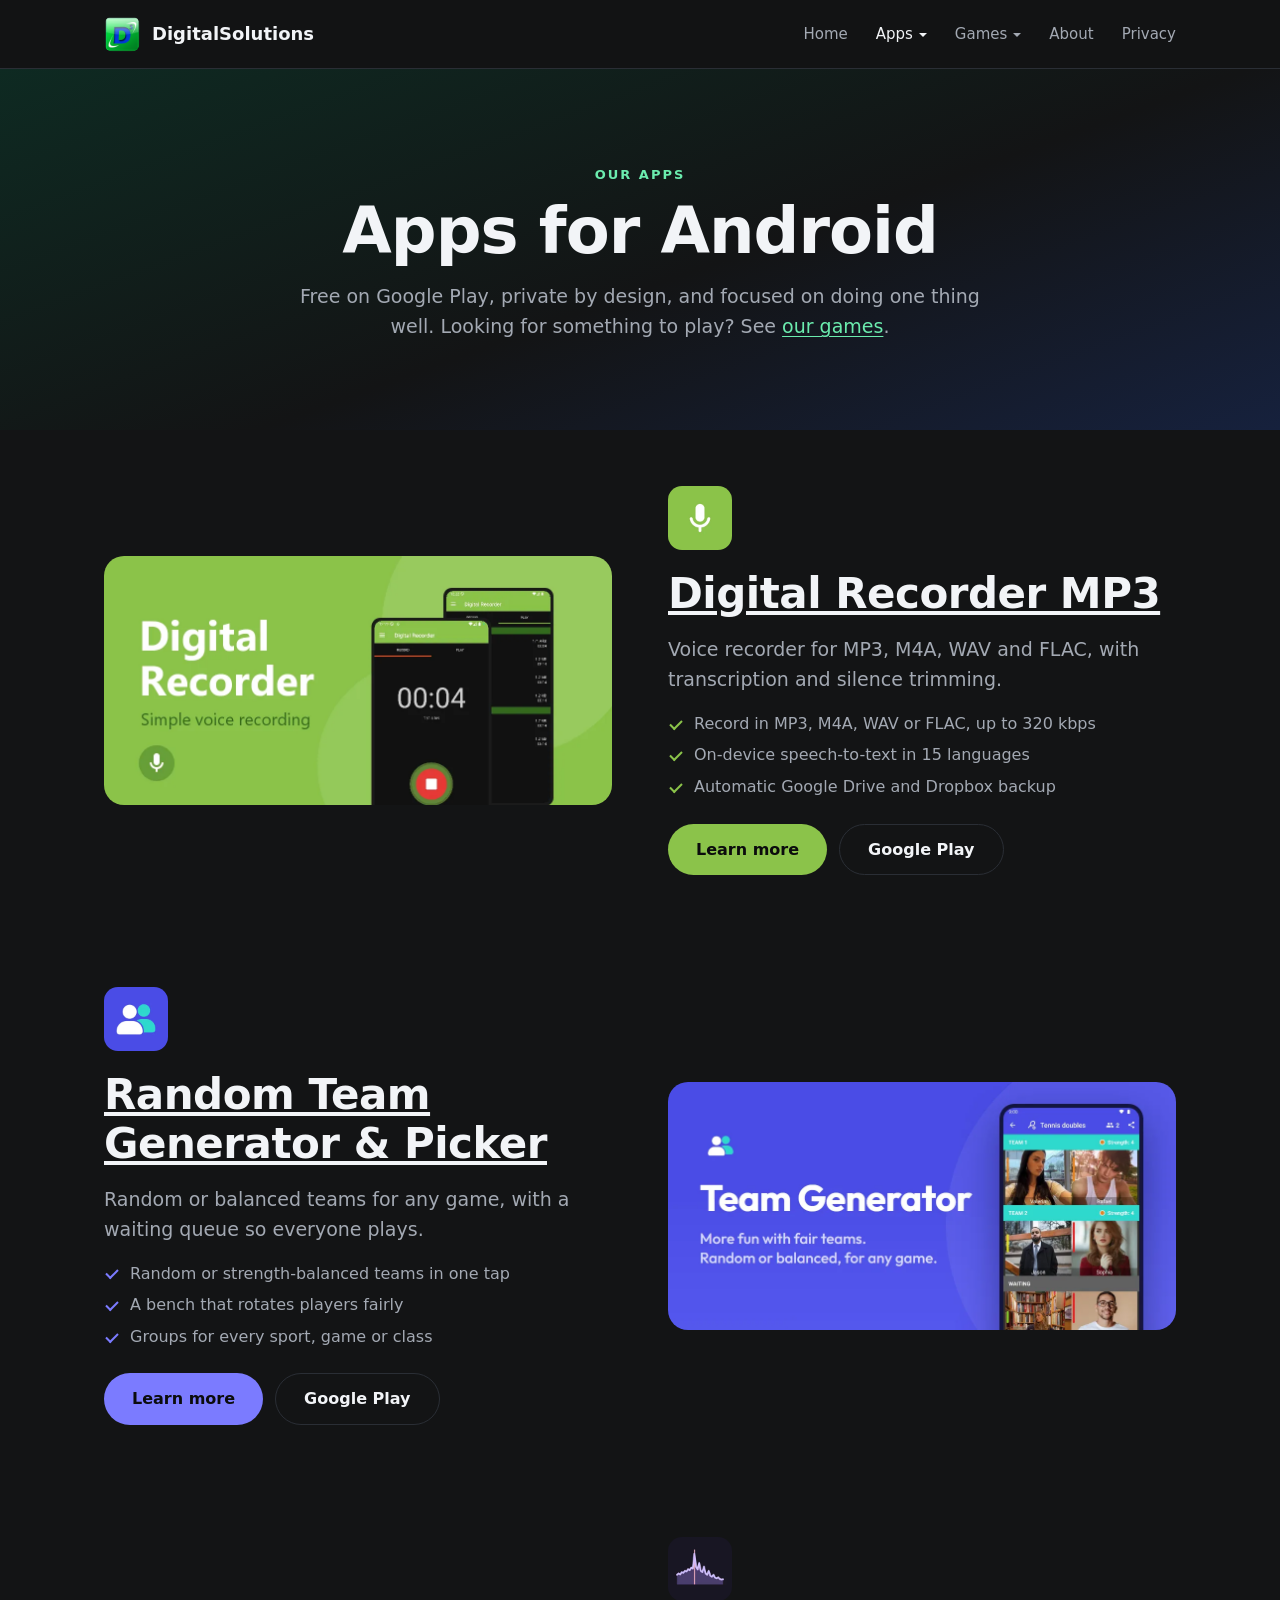
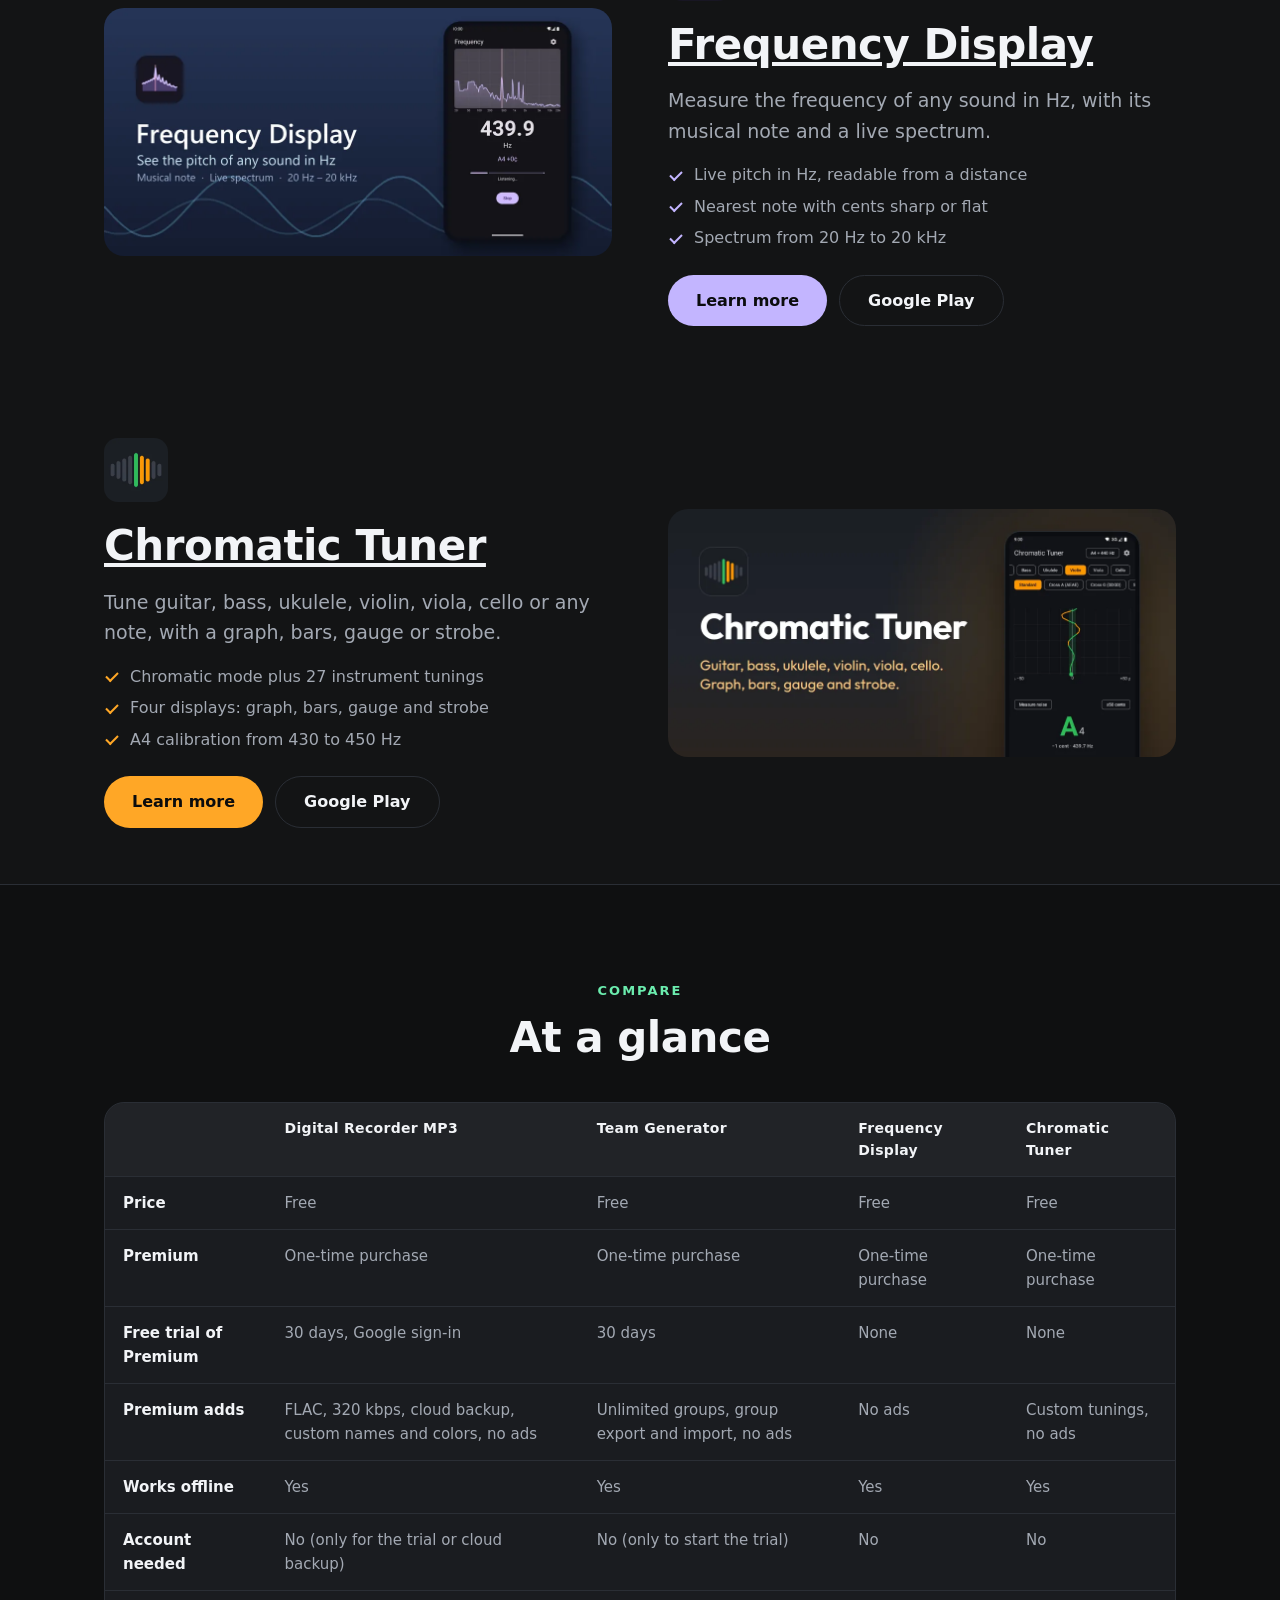
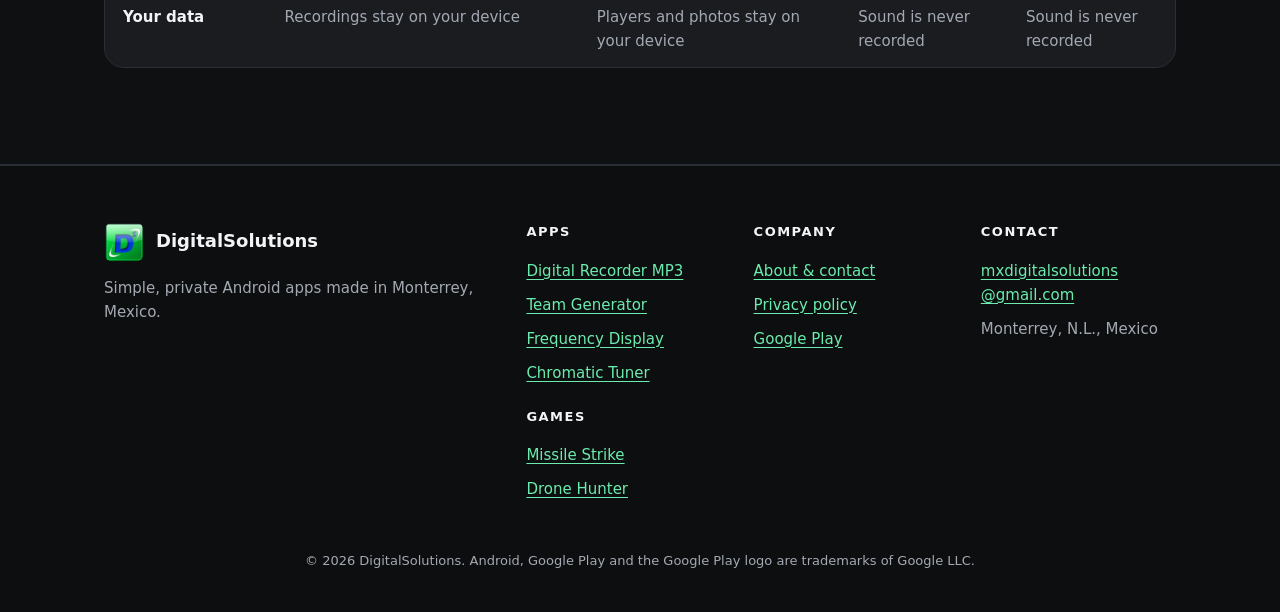
<file: apps/index.html>
<!doctype html>
<html lang="en">
<head>
<meta charset="utf-8">
<meta name="viewport" content="width=device-width, initial-scale=1">
<title>Our Android apps · DigitalSolutions</title>
<meta name="description" content="Digital Recorder MP3, Random Team Generator & Picker, Frequency Display and Chromatic Tuner: free Android apps by DigitalSolutions, with a side-by-side comparison.">
<link rel="canonical" href="https://digitalsolutionsmx.github.io/apps/">
<meta property="og:type" content="website">
<meta property="og:site_name" content="DigitalSolutions">
<meta property="og:title" content="Our Android apps">
<meta property="og:description" content="Digital Recorder MP3, Random Team Generator & Picker, Frequency Display and Chromatic Tuner: free Android apps by DigitalSolutions, with a side-by-side comparison.">
<meta property="og:url" content="https://digitalsolutionsmx.github.io/apps/">
<meta property="og:image" content="https://digitalsolutionsmx.github.io/assets/og/digitalsolutions.png">
<meta property="og:image:width" content="1200">
<meta property="og:image:height" content="630">
<meta name="twitter:card" content="summary_large_image">
<meta name="theme-color" content="#131415">
<link rel="icon" type="image/png" href="/favicon.png">
<link rel="apple-touch-icon" href="/apple-touch-icon.png">
<link rel="stylesheet" href="/assets/site.css">
</head>
<body>
<a class="skip" href="#main">Skip to content</a>
<header class="site-header"><div class="wrap bar">
  <a class="brand" href="/"><img src="/assets/img/digitalsolutions-logo.webp" alt="" width="36" height="36"><span>DigitalSolutions</span></a>
  <nav class="nav" aria-label="Main"><a href="/">Home</a><div class="dd"><a href="/apps/" aria-current="page">Apps</a><div class="dd-menu"><a href="/apps/digital-recorder-mp3/">Digital Recorder MP3</a><a href="/apps/team-generator/">Team Generator</a><a href="/apps/frequency-display/">Frequency Display</a><a href="/apps/chromatic-tuner/">Chromatic Tuner</a></div></div><div class="dd"><a href="/games/">Games</a><div class="dd-menu"><a href="/games/missile-strike/">Missile Strike</a><a href="/games/drone-hunter/">Drone Hunter</a></div></div><a href="/about/">About</a><a href="/privacy-policy/">Privacy</a></nav>
  <details class="mnav"><summary aria-label="Open menu"><span></span><span></span><span></span></summary><nav class="mnav-panel" aria-label="Mobile"><a href="/">Home</a><a href="/apps/">Apps</a><a href="/apps/digital-recorder-mp3/" class="sub">Digital Recorder MP3</a><a href="/apps/team-generator/" class="sub">Team Generator</a><a href="/apps/frequency-display/" class="sub">Frequency Display</a><a href="/apps/chromatic-tuner/" class="sub">Chromatic Tuner</a><a href="/games/">Games</a><a href="/games/missile-strike/" class="sub">Missile Strike</a><a href="/games/drone-hunter/" class="sub">Drone Hunter</a><a href="/about/">About</a><a href="/privacy-policy/">Privacy</a></nav></details>
</div></header>
<main id="main">
<section class="hero hero-home small"><div class="wrap center"><p class="eyebrow">Our apps</p><h1>Apps for Android</h1><p class="lead">Free on Google Play, private by design, and focused on doing one thing well. Looking for something to play? See <a href="/games/">our games</a>.</p></div></section>
<section class="section tight"><div class="wrap"><div class="two-col"><a href="/apps/digital-recorder-mp3/"><img src="/assets/img/digital-recorder-feature.webp" alt="Digital Recorder feature graphic" width="1024" height="500" class="feature" loading="lazy"></a><div style="--accent:#8bc34a;--glow:#1c2c12"><img src="/assets/img/digital-recorder-icon.webp" alt="Digital Recorder icon" width="64" height="64" class="icon"><h2><a href="/apps/digital-recorder-mp3/">Digital Recorder MP3</a></h2><p class="lead">Voice recorder for MP3, M4A, WAV and FLAC, with transcription and silence trimming.</p><ul class="ticks"><li>Record in MP3, M4A, WAV or FLAC, up to 320 kbps</li><li>On-device speech-to-text in 15 languages</li><li>Automatic Google Drive and Dropbox backup</li></ul><div class="actions"><a class="btn btn-solid" href="/apps/digital-recorder-mp3/">Learn more</a><a class="btn btn-ghost" href="https://play.google.com/store/apps/details?id=com.digitalsolutions.digitalrecorder&amp;referrer=utm_source%3Dwebsite%26utm_medium%3Dreferral" target="_blank" rel="noopener">Google Play</a></div></div></div></div></section>
<section class="section tight"><div class="wrap"><div class="two-col flip"><a href="/apps/team-generator/"><img src="/assets/img/team-generator-feature.webp" alt="Team Generator feature graphic" width="1024" height="500" class="feature" loading="lazy"></a><div style="--accent:#7b7bff;--glow:#1d1f4a"><img src="/assets/img/team-generator-icon.webp" alt="Team Generator icon" width="64" height="64" class="icon"><h2><a href="/apps/team-generator/">Random Team Generator &amp; Picker</a></h2><p class="lead">Random or balanced teams for any game, with a waiting queue so everyone plays.</p><ul class="ticks"><li>Random or strength-balanced teams in one tap</li><li>A bench that rotates players fairly</li><li>Groups for every sport, game or class</li></ul><div class="actions"><a class="btn btn-solid" href="/apps/team-generator/">Learn more</a><a class="btn btn-ghost" href="https://play.google.com/store/apps/details?id=com.digitalsolutions.teamgenerator&amp;referrer=utm_source%3Dwebsite%26utm_medium%3Dreferral" target="_blank" rel="noopener">Google Play</a></div></div></div></div></section>
<section class="section tight"><div class="wrap"><div class="two-col"><a href="/apps/frequency-display/"><img src="/assets/img/frequency-display-feature.webp" alt="Frequency Display feature graphic" width="1024" height="500" class="feature" loading="lazy"></a><div style="--accent:#c3b5ff;--glow:#1e2645"><img src="/assets/img/frequency-display-icon.webp" alt="Frequency Display icon" width="64" height="64" class="icon"><h2><a href="/apps/frequency-display/">Frequency Display</a></h2><p class="lead">Measure the frequency of any sound in Hz, with its musical note and a live spectrum.</p><ul class="ticks"><li>Live pitch in Hz, readable from a distance</li><li>Nearest note with cents sharp or flat</li><li>Spectrum from 20 Hz to 20 kHz</li></ul><div class="actions"><a class="btn btn-solid" href="/apps/frequency-display/">Learn more</a><a class="btn btn-ghost" href="https://play.google.com/store/apps/details?id=com.digitalsolutions.frequency&amp;referrer=utm_source%3Dwebsite%26utm_medium%3Dreferral" target="_blank" rel="noopener">Google Play</a></div></div></div></div></section>
<section class="section tight"><div class="wrap"><div class="two-col flip"><a href="/apps/chromatic-tuner/"><img src="/assets/img/chromatic-tuner-feature.webp" alt="Chromatic Tuner feature graphic" width="1024" height="500" class="feature" loading="lazy"></a><div style="--accent:#ffa726;--glow:#2e2210"><img src="/assets/img/chromatic-tuner-icon.webp" alt="Chromatic Tuner icon" width="64" height="64" class="icon"><h2><a href="/apps/chromatic-tuner/">Chromatic Tuner</a></h2><p class="lead">Tune guitar, bass, ukulele, violin, viola, cello or any note, with a graph, bars, gauge or strobe.</p><ul class="ticks"><li>Chromatic mode plus 27 instrument tunings</li><li>Four displays: graph, bars, gauge and strobe</li><li>A4 calibration from 430 to 450 Hz</li></ul><div class="actions"><a class="btn btn-solid" href="/apps/chromatic-tuner/">Learn more</a><a class="btn btn-ghost" href="https://play.google.com/store/apps/details?id=com.digitalsolutions.chromatic&amp;referrer=utm_source%3Dwebsite%26utm_medium%3Dreferral" target="_blank" rel="noopener">Google Play</a></div></div></div></div></section>
<section class="section alt"><div class="wrap"><header class="section-head"><p class="eyebrow">Compare</p><h2>At a glance</h2></header><div class="table-wrap"><table><thead><tr><th scope="col"></th><th scope="col">Digital Recorder MP3</th><th scope="col">Team Generator</th><th scope="col">Frequency Display</th><th scope="col">Chromatic Tuner</th></tr></thead><tbody><tr><th scope="row">Price</th><td>Free</td><td>Free</td><td>Free</td><td>Free</td></tr><tr><th scope="row">Premium</th><td>One-time purchase</td><td>One-time purchase</td><td>One-time purchase</td><td>One-time purchase</td></tr><tr><th scope="row">Free trial of Premium</th><td>30 days, Google sign-in</td><td>30 days</td><td>None</td><td>None</td></tr><tr><th scope="row">Premium adds</th><td>FLAC, 320 kbps, cloud backup, custom names and colors, no ads</td><td>Unlimited groups, group export and import, no ads</td><td>No ads</td><td>Custom tunings, no ads</td></tr><tr><th scope="row">Works offline</th><td>Yes</td><td>Yes</td><td>Yes</td><td>Yes</td></tr><tr><th scope="row">Account needed</th><td>No (only for the trial or cloud backup)</td><td>No (only to start the trial)</td><td>No</td><td>No</td></tr><tr><th scope="row">Your data</th><td>Recordings stay on your device</td><td>Players and photos stay on your device</td><td>Sound is never recorded</td><td>Sound is never recorded</td></tr></tbody></table></div></div></section>
</main>
<footer class="site-footer"><div class="wrap">
  <div class="foot-grid">
    <div><a class="brand" href="/"><img src="/assets/img/digitalsolutions-logo.webp" alt="" width="40" height="40" loading="lazy"><span>DigitalSolutions</span></a><p>Simple, private Android apps made in Monterrey, Mexico.</p></div>
    <div><p class="foot-head">Apps</p><a href="/apps/digital-recorder-mp3/">Digital Recorder MP3</a><a href="/apps/team-generator/">Team Generator</a><a href="/apps/frequency-display/">Frequency Display</a><a href="/apps/chromatic-tuner/">Chromatic Tuner</a><p class="foot-head">Games</p><a href="/games/missile-strike/">Missile Strike</a><a href="/games/drone-hunter/">Drone Hunter</a></div>
    <div><p class="foot-head">Company</p><a href="/about/">About &amp; contact</a><a href="/privacy-policy/">Privacy policy</a><a href="https://play.google.com/store/apps/dev?id=5730093777054763174" target="_blank" rel="noopener">Google Play</a></div>
    <div><p class="foot-head">Contact</p><a href="mailto:mxdigitalsolutions@gmail.com">mxdigitalsolutions<wbr>@gmail.com</a><p>Monterrey, N.L., Mexico</p></div>
  </div>
  <p class="legal">© 2026 DigitalSolutions. Android, Google Play and the Google Play logo are trademarks of Google LLC.</p>
</div></footer>
</body>
</html>
</file>
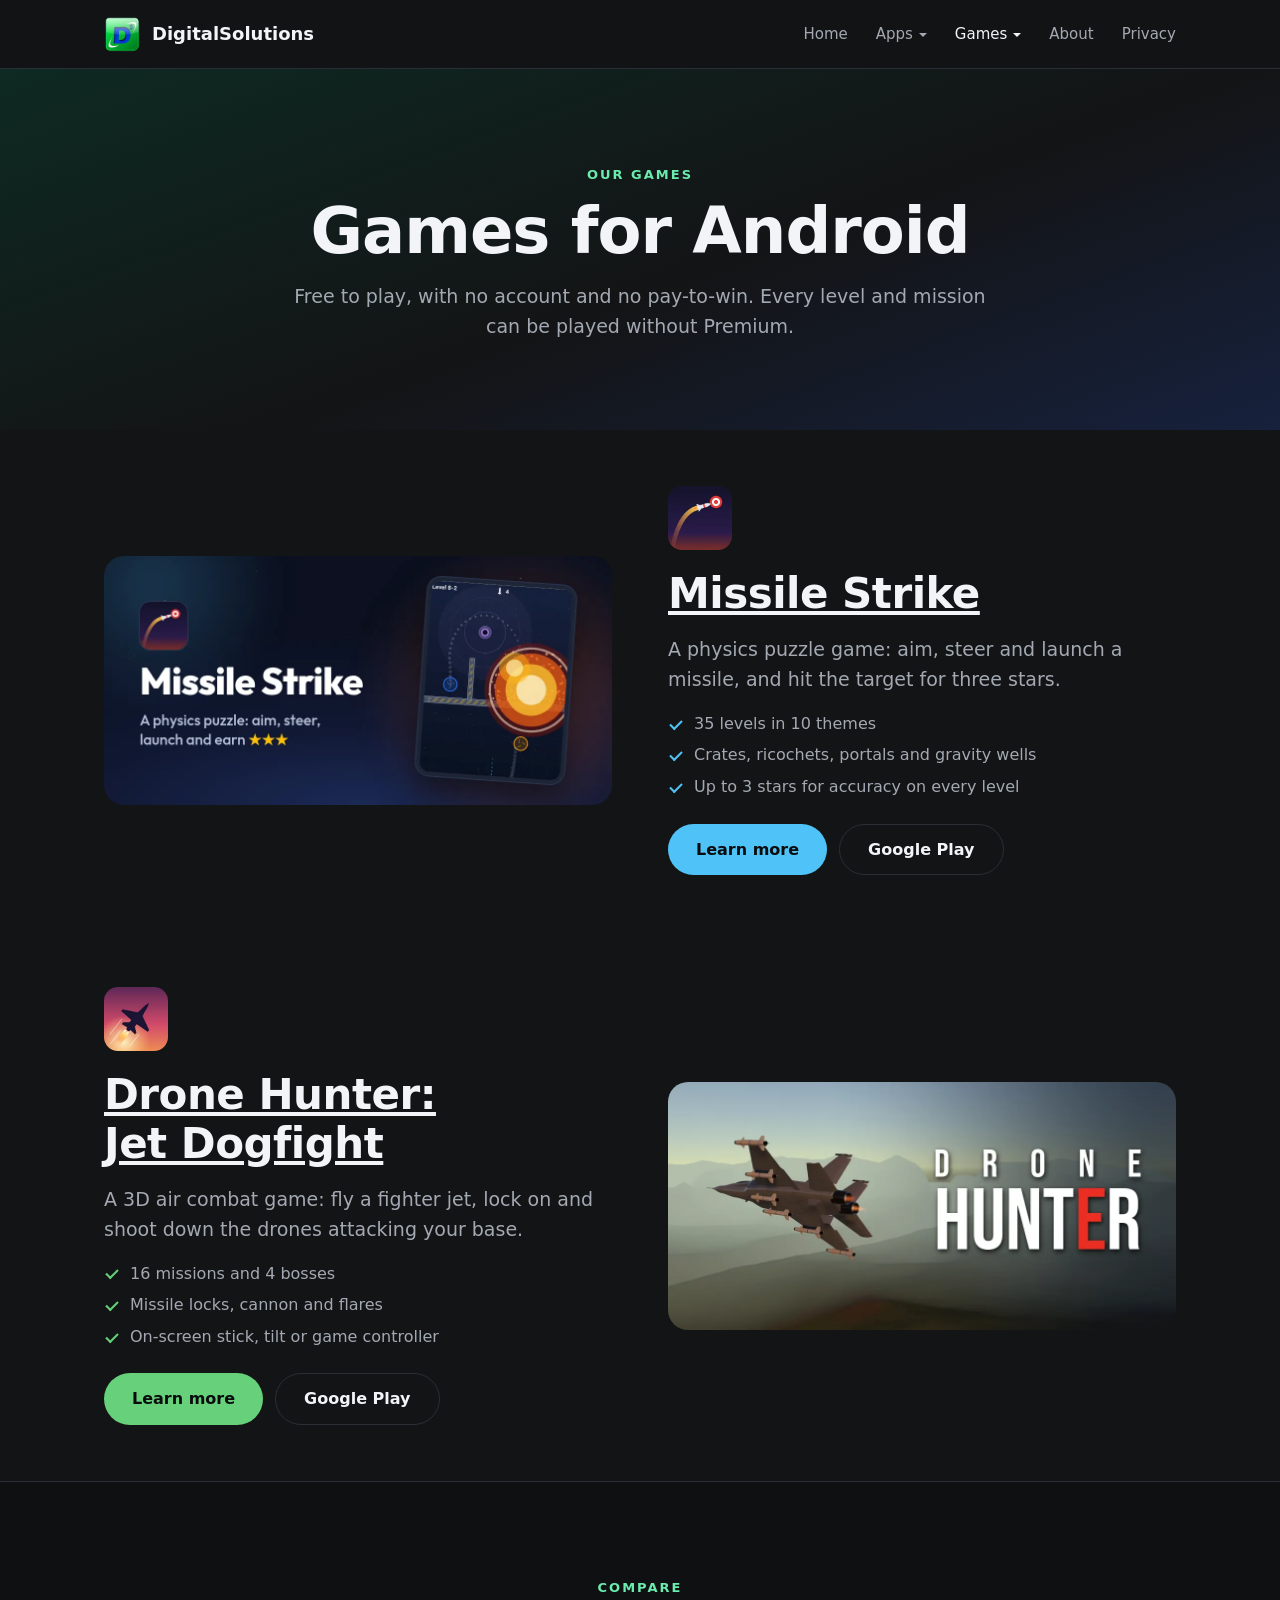
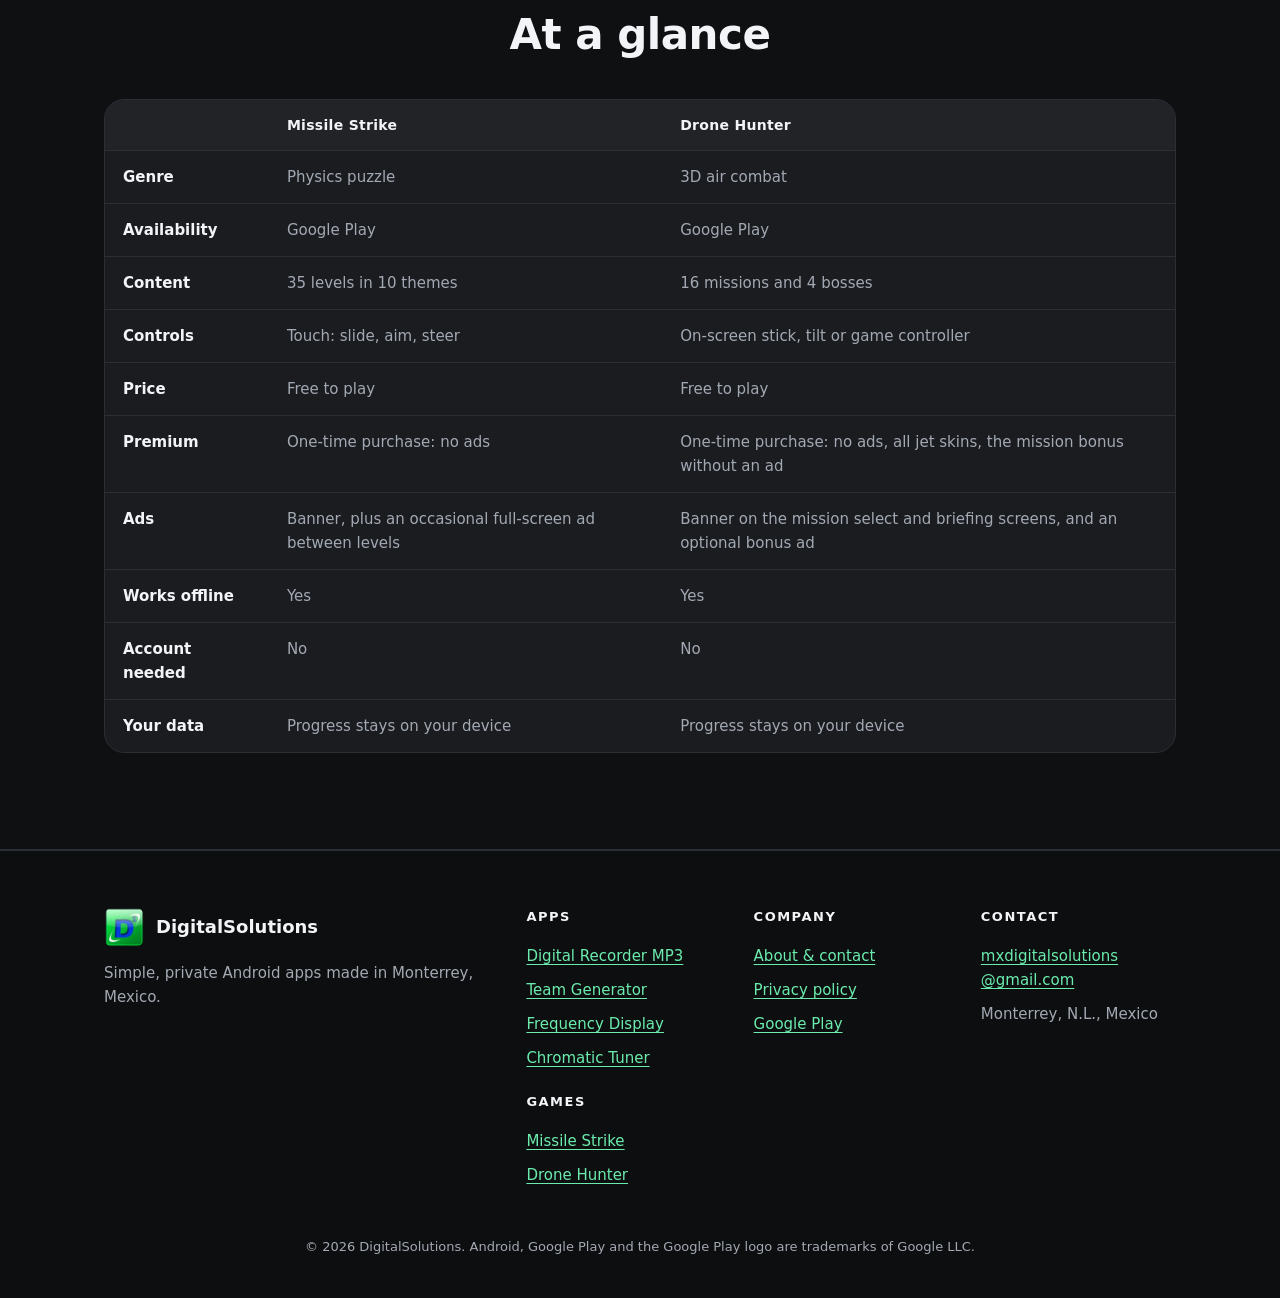
<file: games/index.html>
<!doctype html>
<html lang="en">
<head>
<meta charset="utf-8">
<meta name="viewport" content="width=device-width, initial-scale=1">
<title>Our Android games · DigitalSolutions</title>
<meta name="description" content="Missile Strike, a physics puzzle game, and Drone Hunter, a jet dogfight game: free-to-play Android games by DigitalSolutions.">
<link rel="canonical" href="https://digitalsolutionsmx.github.io/games/">
<meta property="og:type" content="website">
<meta property="og:site_name" content="DigitalSolutions">
<meta property="og:title" content="Our Android games">
<meta property="og:description" content="Missile Strike, a physics puzzle game, and Drone Hunter, a jet dogfight game: free-to-play Android games by DigitalSolutions.">
<meta property="og:url" content="https://digitalsolutionsmx.github.io/games/">
<meta property="og:image" content="https://digitalsolutionsmx.github.io/assets/og/digitalsolutions.png">
<meta property="og:image:width" content="1200">
<meta property="og:image:height" content="630">
<meta name="twitter:card" content="summary_large_image">
<meta name="theme-color" content="#131415">
<link rel="icon" type="image/png" href="/favicon.png">
<link rel="apple-touch-icon" href="/apple-touch-icon.png">
<link rel="stylesheet" href="/assets/site.css">
</head>
<body>
<a class="skip" href="#main">Skip to content</a>
<header class="site-header"><div class="wrap bar">
  <a class="brand" href="/"><img src="/assets/img/digitalsolutions-logo.webp" alt="" width="36" height="36"><span>DigitalSolutions</span></a>
  <nav class="nav" aria-label="Main"><a href="/">Home</a><div class="dd"><a href="/apps/">Apps</a><div class="dd-menu"><a href="/apps/digital-recorder-mp3/">Digital Recorder MP3</a><a href="/apps/team-generator/">Team Generator</a><a href="/apps/frequency-display/">Frequency Display</a><a href="/apps/chromatic-tuner/">Chromatic Tuner</a></div></div><div class="dd"><a href="/games/" aria-current="page">Games</a><div class="dd-menu"><a href="/games/missile-strike/">Missile Strike</a><a href="/games/drone-hunter/">Drone Hunter</a></div></div><a href="/about/">About</a><a href="/privacy-policy/">Privacy</a></nav>
  <details class="mnav"><summary aria-label="Open menu"><span></span><span></span><span></span></summary><nav class="mnav-panel" aria-label="Mobile"><a href="/">Home</a><a href="/apps/">Apps</a><a href="/apps/digital-recorder-mp3/" class="sub">Digital Recorder MP3</a><a href="/apps/team-generator/" class="sub">Team Generator</a><a href="/apps/frequency-display/" class="sub">Frequency Display</a><a href="/apps/chromatic-tuner/" class="sub">Chromatic Tuner</a><a href="/games/">Games</a><a href="/games/missile-strike/" class="sub">Missile Strike</a><a href="/games/drone-hunter/" class="sub">Drone Hunter</a><a href="/about/">About</a><a href="/privacy-policy/">Privacy</a></nav></details>
</div></header>
<main id="main">
<section class="hero hero-home small"><div class="wrap center"><p class="eyebrow">Our games</p><h1>Games for Android</h1><p class="lead">Free to play, with no account and no pay-to-win. Every level and mission can be played without Premium.</p></div></section>
<section class="section tight"><div class="wrap"><div class="two-col"><a href="/games/missile-strike/"><img src="/assets/img/missile-strike-feature.webp" alt="Missile Strike feature graphic" width="1024" height="500" class="feature" loading="lazy"></a><div style="--accent:#4fc3f7;--glow:#10203a"><img src="/assets/img/missile-strike-icon.webp" alt="Missile Strike icon" width="64" height="64" class="icon"><h2><a href="/games/missile-strike/">Missile Strike</a></h2><p class="lead">A physics puzzle game: aim, steer and launch a missile, and hit the target for three stars.</p><ul class="ticks"><li>35 levels in 10 themes</li><li>Crates, ricochets, portals and gravity wells</li><li>Up to 3 stars for accuracy on every level</li></ul><div class="actions"><a class="btn btn-solid" href="/games/missile-strike/">Learn more</a><a class="btn btn-ghost" href="https://play.google.com/store/apps/details?id=com.digitalsolutions.missile&amp;referrer=utm_source%3Dwebsite%26utm_medium%3Dreferral" target="_blank" rel="noopener">Google Play</a></div></div></div></div></section>
<section class="section tight"><div class="wrap"><div class="two-col flip"><a href="/games/drone-hunter/"><img src="/assets/img/drone-hunter-feature.webp" alt="Drone Hunter feature graphic" width="1024" height="500" class="feature" loading="lazy"></a><div style="--accent:#66d17a;--glow:#12291a"><img src="/assets/img/drone-hunter-icon.webp" alt="Drone Hunter icon" width="64" height="64" class="icon"><h2><a href="/games/drone-hunter/">Drone Hunter: Jet Dogfight</a></h2><p class="lead">A 3D air combat game: fly a fighter jet, lock on and shoot down the drones attacking your base.</p><ul class="ticks"><li>16 missions and 4 bosses</li><li>Missile locks, cannon and flares</li><li>On-screen stick, tilt or game controller</li></ul><div class="actions"><a class="btn btn-solid" href="/games/drone-hunter/">Learn more</a><a class="btn btn-ghost" href="https://play.google.com/store/apps/details?id=com.digitalsolutions.drone&amp;referrer=utm_source%3Dwebsite%26utm_medium%3Dreferral" target="_blank" rel="noopener">Google Play</a></div></div></div></div></section>
<section class="section alt"><div class="wrap"><header class="section-head"><p class="eyebrow">Compare</p><h2>At a glance</h2></header><div class="table-wrap"><table><thead><tr><th scope="col"></th><th scope="col">Missile Strike</th><th scope="col">Drone Hunter</th></tr></thead><tbody><tr><th scope="row">Genre</th><td>Physics puzzle</td><td>3D air combat</td></tr><tr><th scope="row">Availability</th><td>Google Play</td><td>Google Play</td></tr><tr><th scope="row">Content</th><td>35 levels in 10 themes</td><td>16 missions and 4 bosses</td></tr><tr><th scope="row">Controls</th><td>Touch: slide, aim, steer</td><td>On-screen stick, tilt or game controller</td></tr><tr><th scope="row">Price</th><td>Free to play</td><td>Free to play</td></tr><tr><th scope="row">Premium</th><td>One-time purchase: no ads</td><td>One-time purchase: no ads, all jet skins, the mission bonus without an ad</td></tr><tr><th scope="row">Ads</th><td>Banner, plus an occasional full-screen ad between levels</td><td>Banner on the mission select and briefing screens, and an optional bonus ad</td></tr><tr><th scope="row">Works offline</th><td>Yes</td><td>Yes</td></tr><tr><th scope="row">Account needed</th><td>No</td><td>No</td></tr><tr><th scope="row">Your data</th><td>Progress stays on your device</td><td>Progress stays on your device</td></tr></tbody></table></div></div></section>
</main>
<footer class="site-footer"><div class="wrap">
  <div class="foot-grid">
    <div><a class="brand" href="/"><img src="/assets/img/digitalsolutions-logo.webp" alt="" width="40" height="40" loading="lazy"><span>DigitalSolutions</span></a><p>Simple, private Android apps made in Monterrey, Mexico.</p></div>
    <div><p class="foot-head">Apps</p><a href="/apps/digital-recorder-mp3/">Digital Recorder MP3</a><a href="/apps/team-generator/">Team Generator</a><a href="/apps/frequency-display/">Frequency Display</a><a href="/apps/chromatic-tuner/">Chromatic Tuner</a><p class="foot-head">Games</p><a href="/games/missile-strike/">Missile Strike</a><a href="/games/drone-hunter/">Drone Hunter</a></div>
    <div><p class="foot-head">Company</p><a href="/about/">About &amp; contact</a><a href="/privacy-policy/">Privacy policy</a><a href="https://play.google.com/store/apps/dev?id=5730093777054763174" target="_blank" rel="noopener">Google Play</a></div>
    <div><p class="foot-head">Contact</p><a href="mailto:mxdigitalsolutions@gmail.com">mxdigitalsolutions<wbr>@gmail.com</a><p>Monterrey, N.L., Mexico</p></div>
  </div>
  <p class="legal">© 2026 DigitalSolutions. Android, Google Play and the Google Play logo are trademarks of Google LLC.</p>
</div></footer>
</body>
</html>
</file>
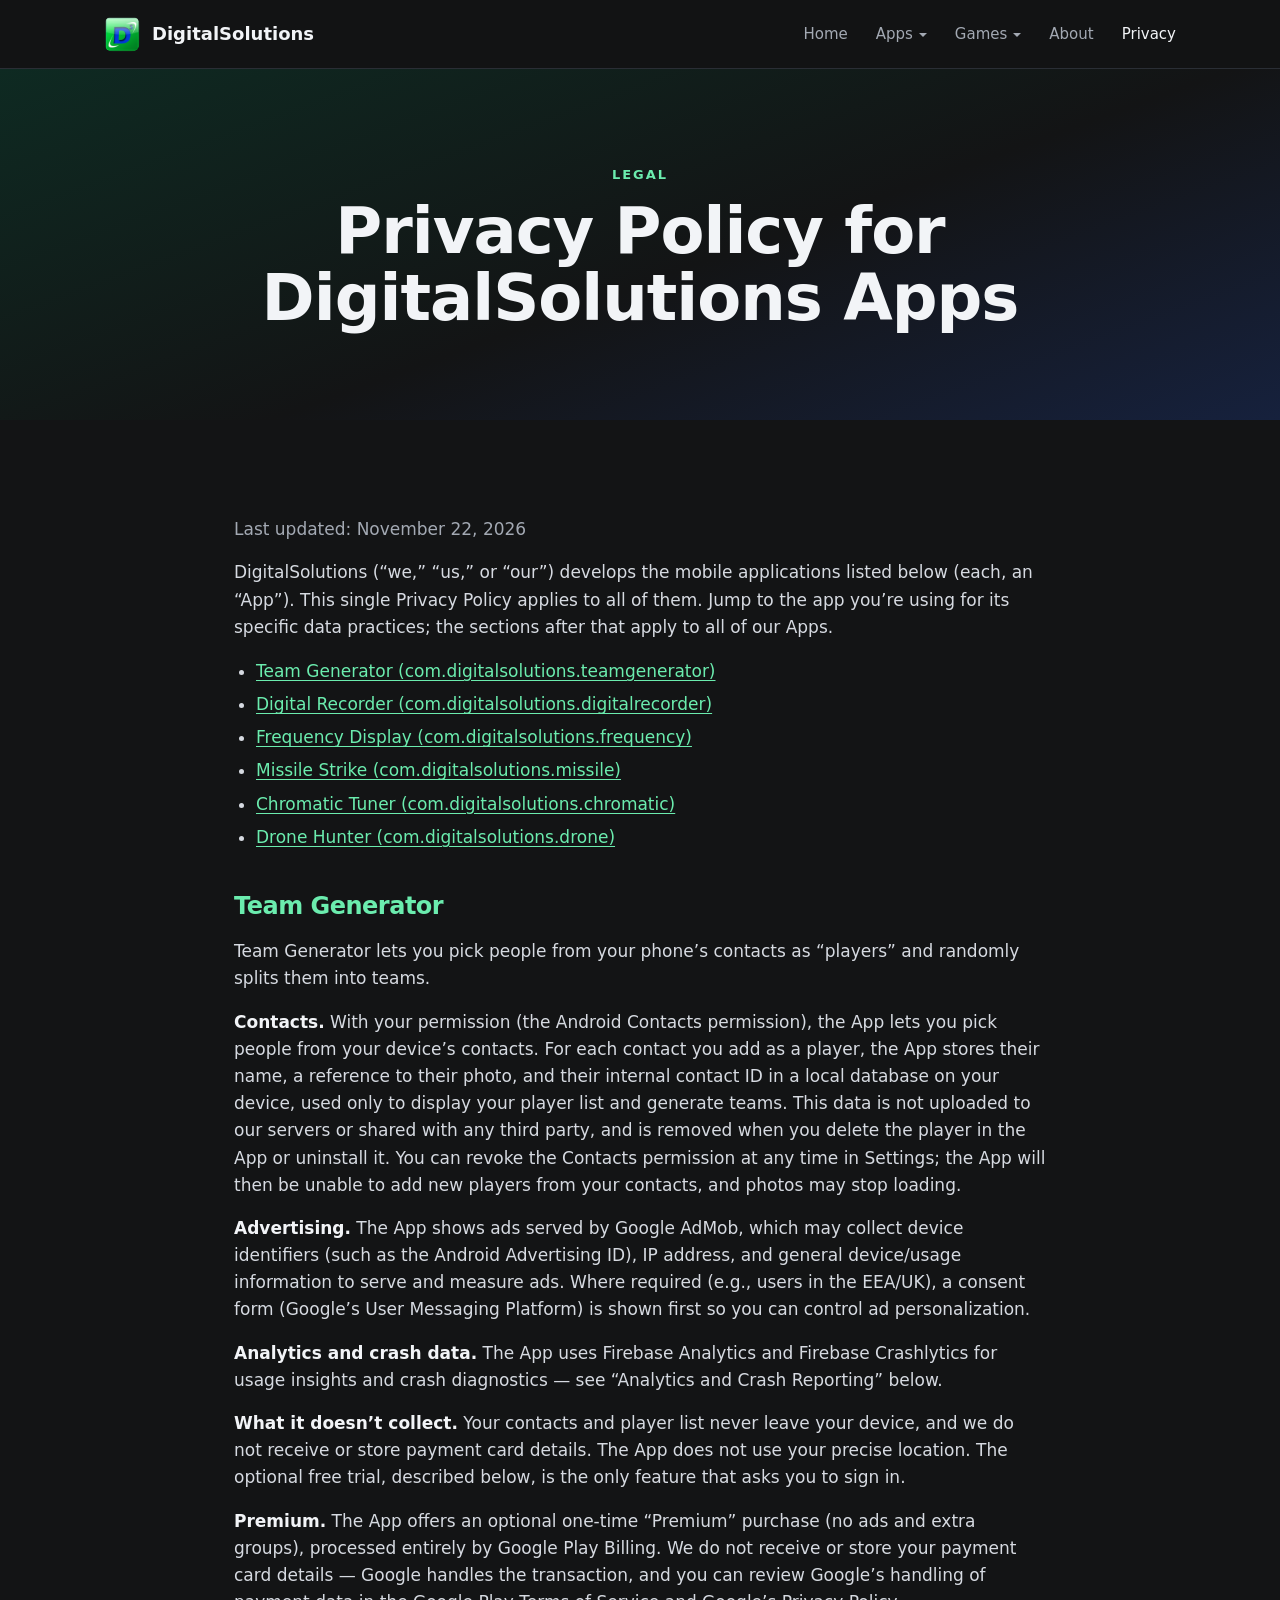
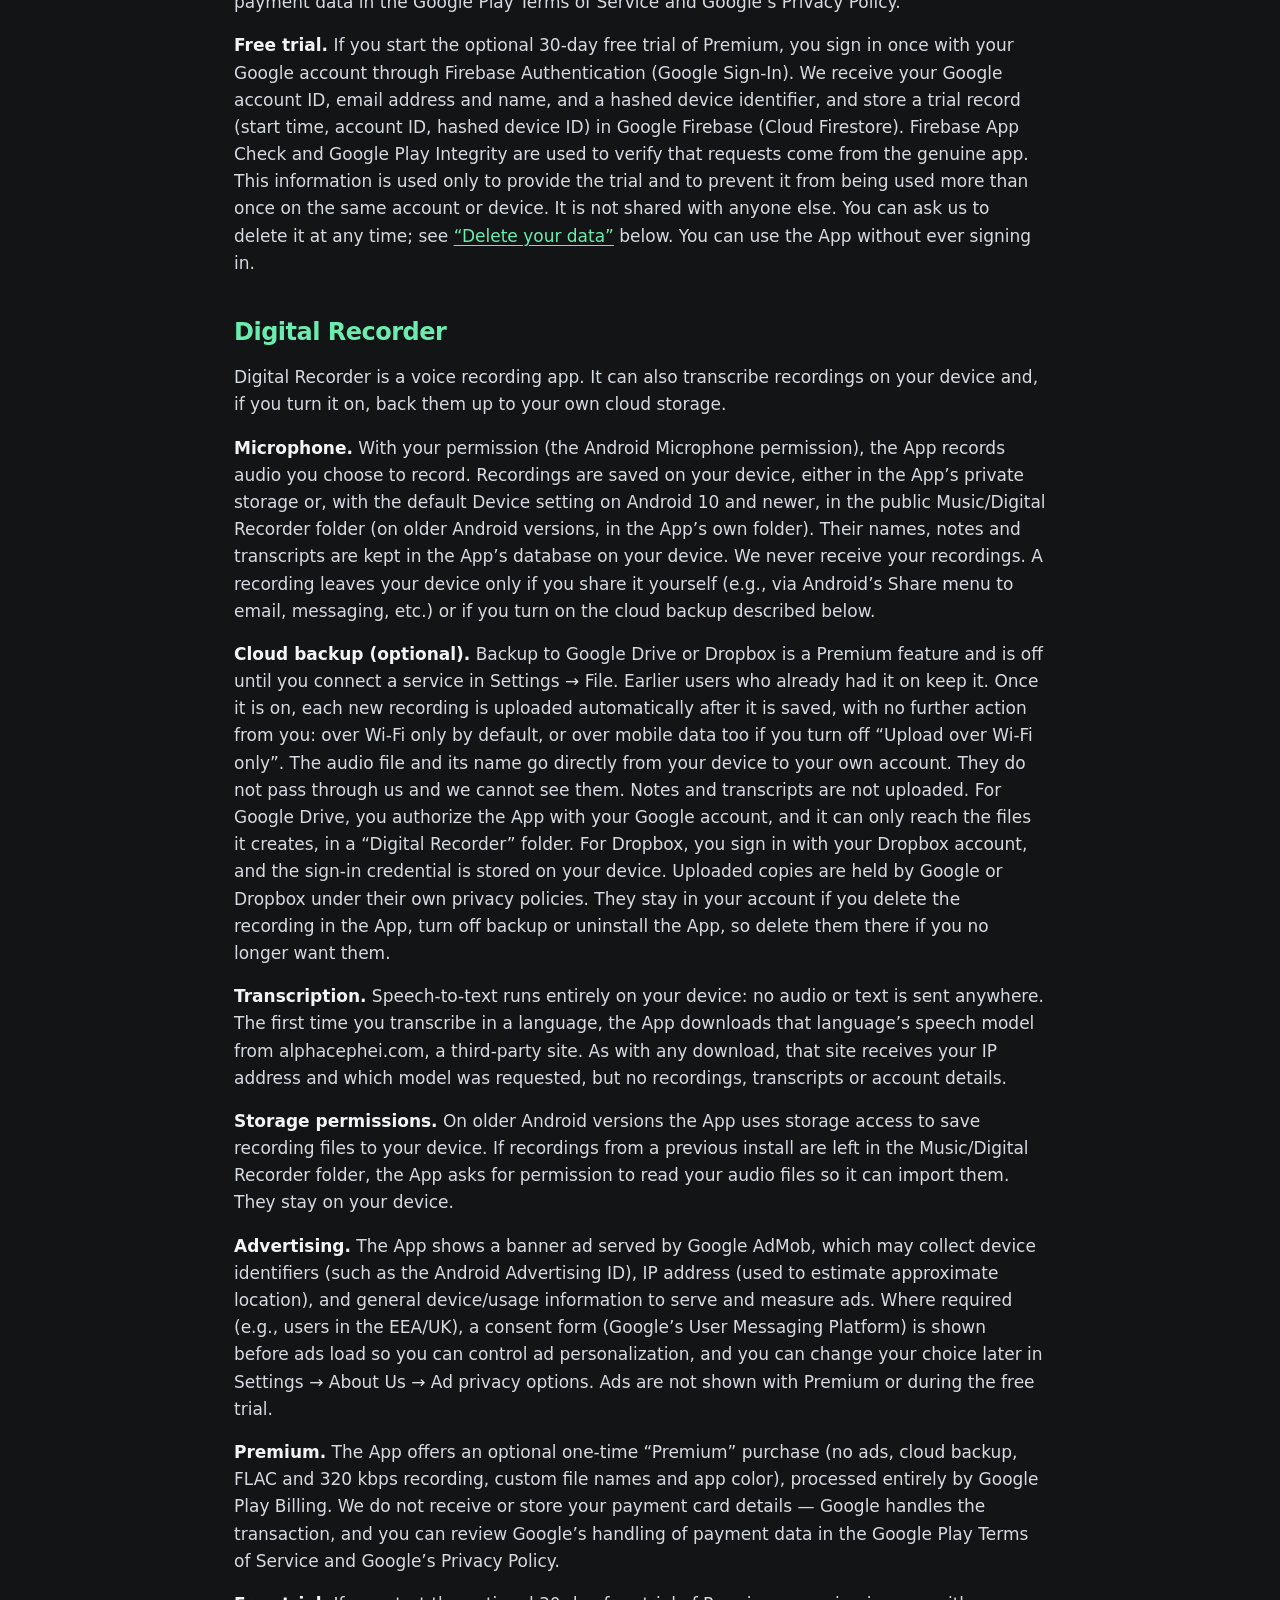
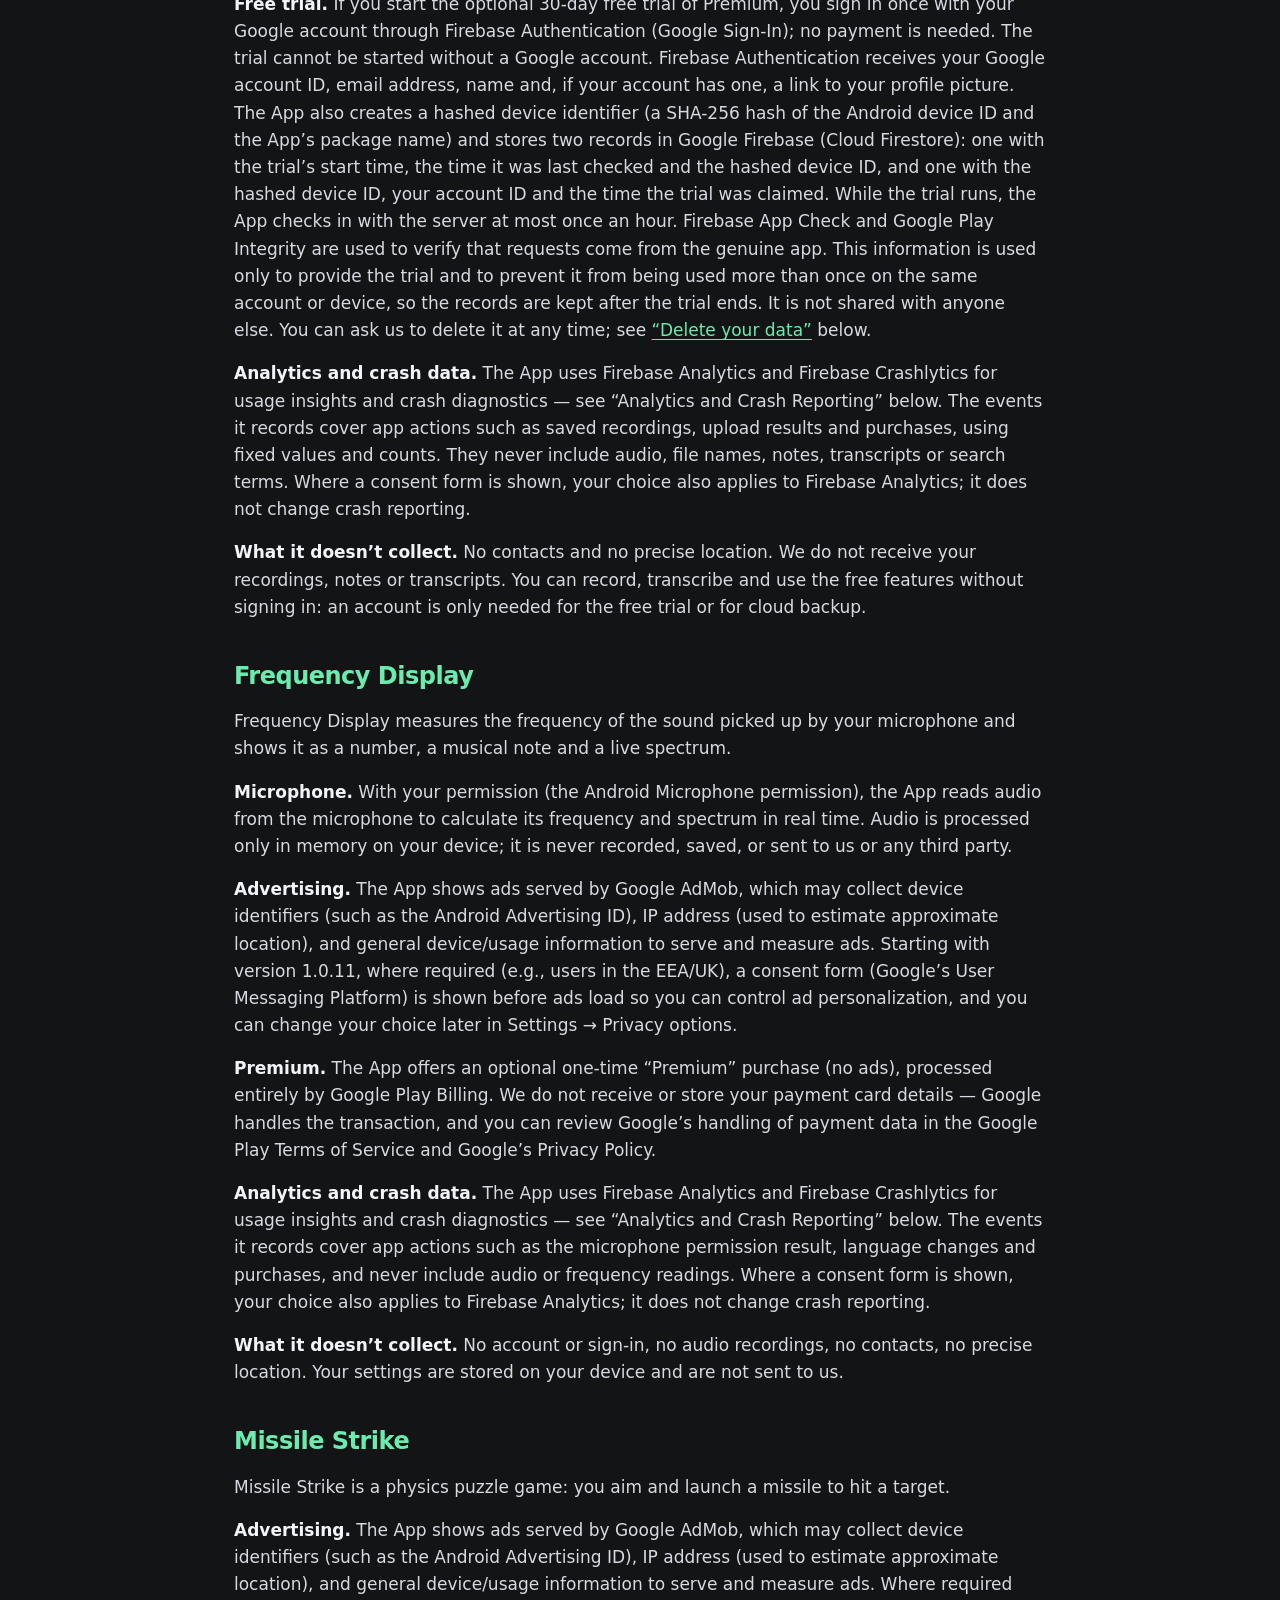
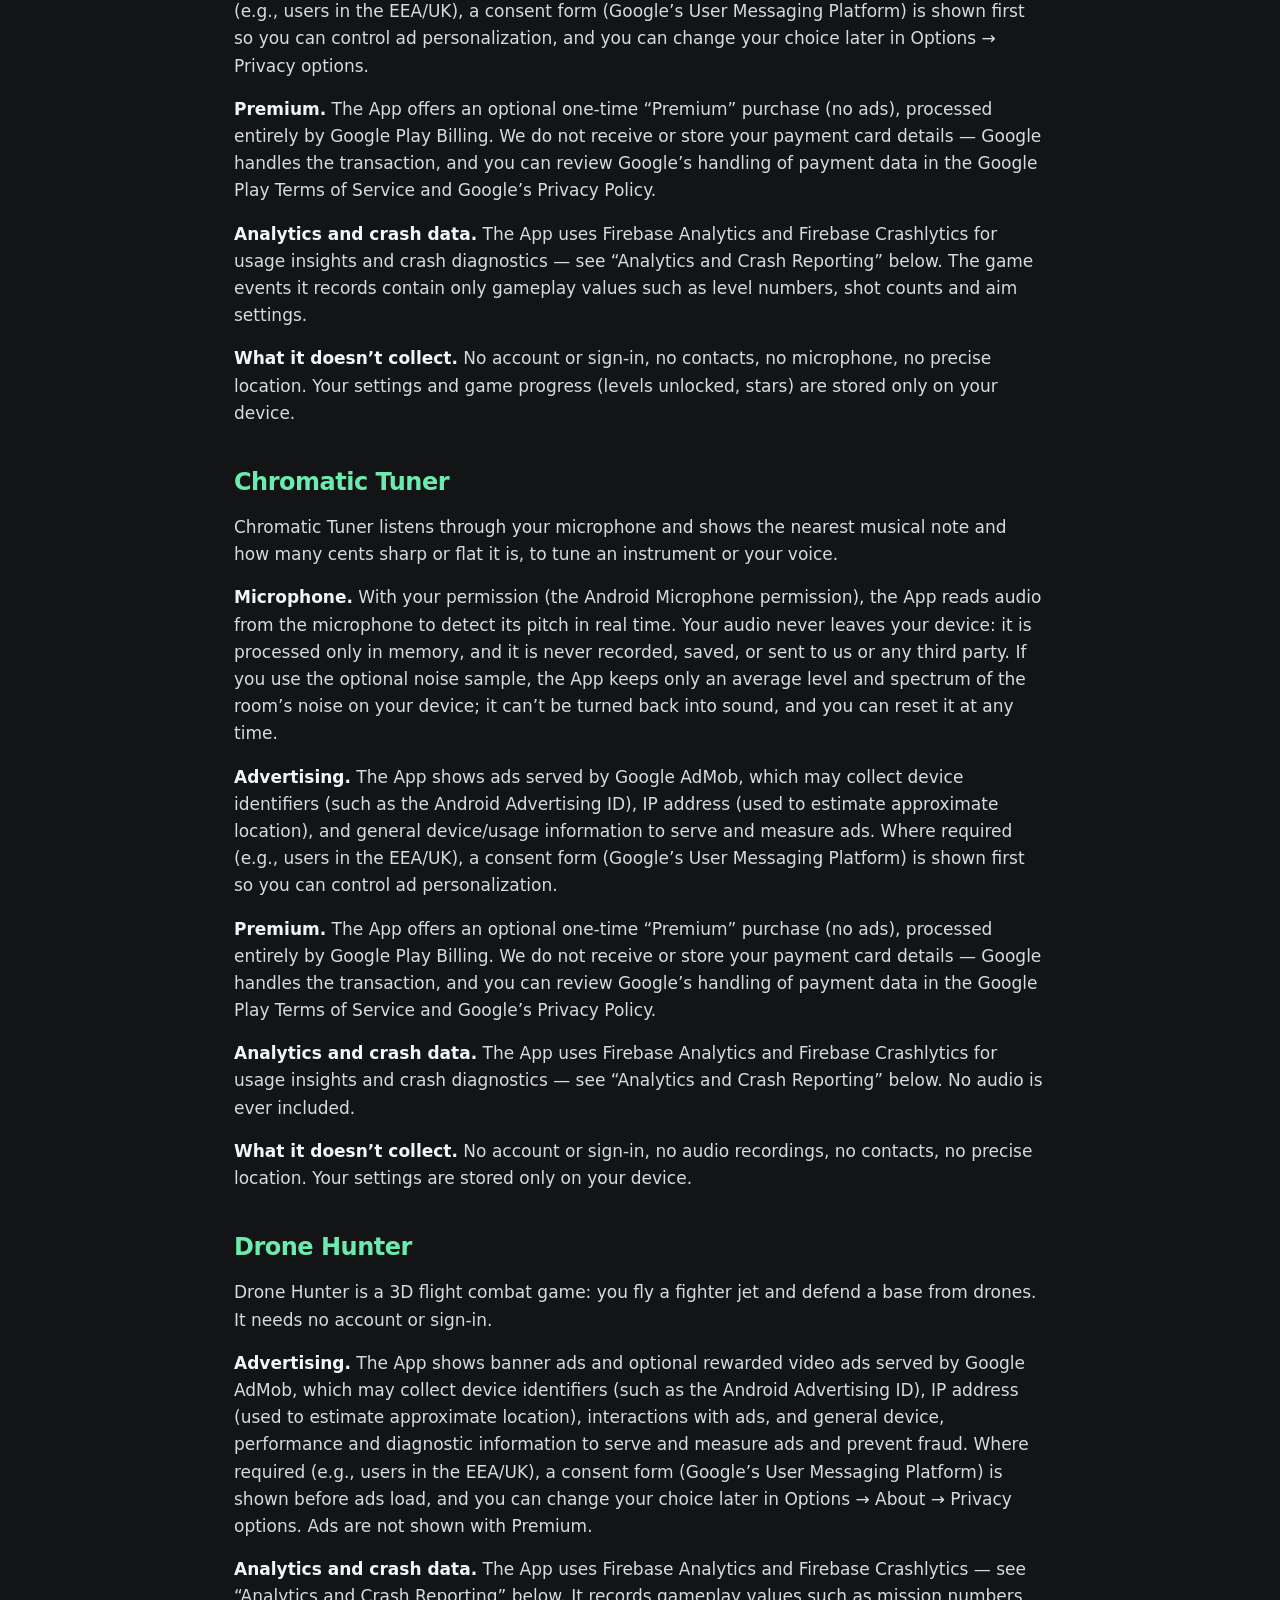
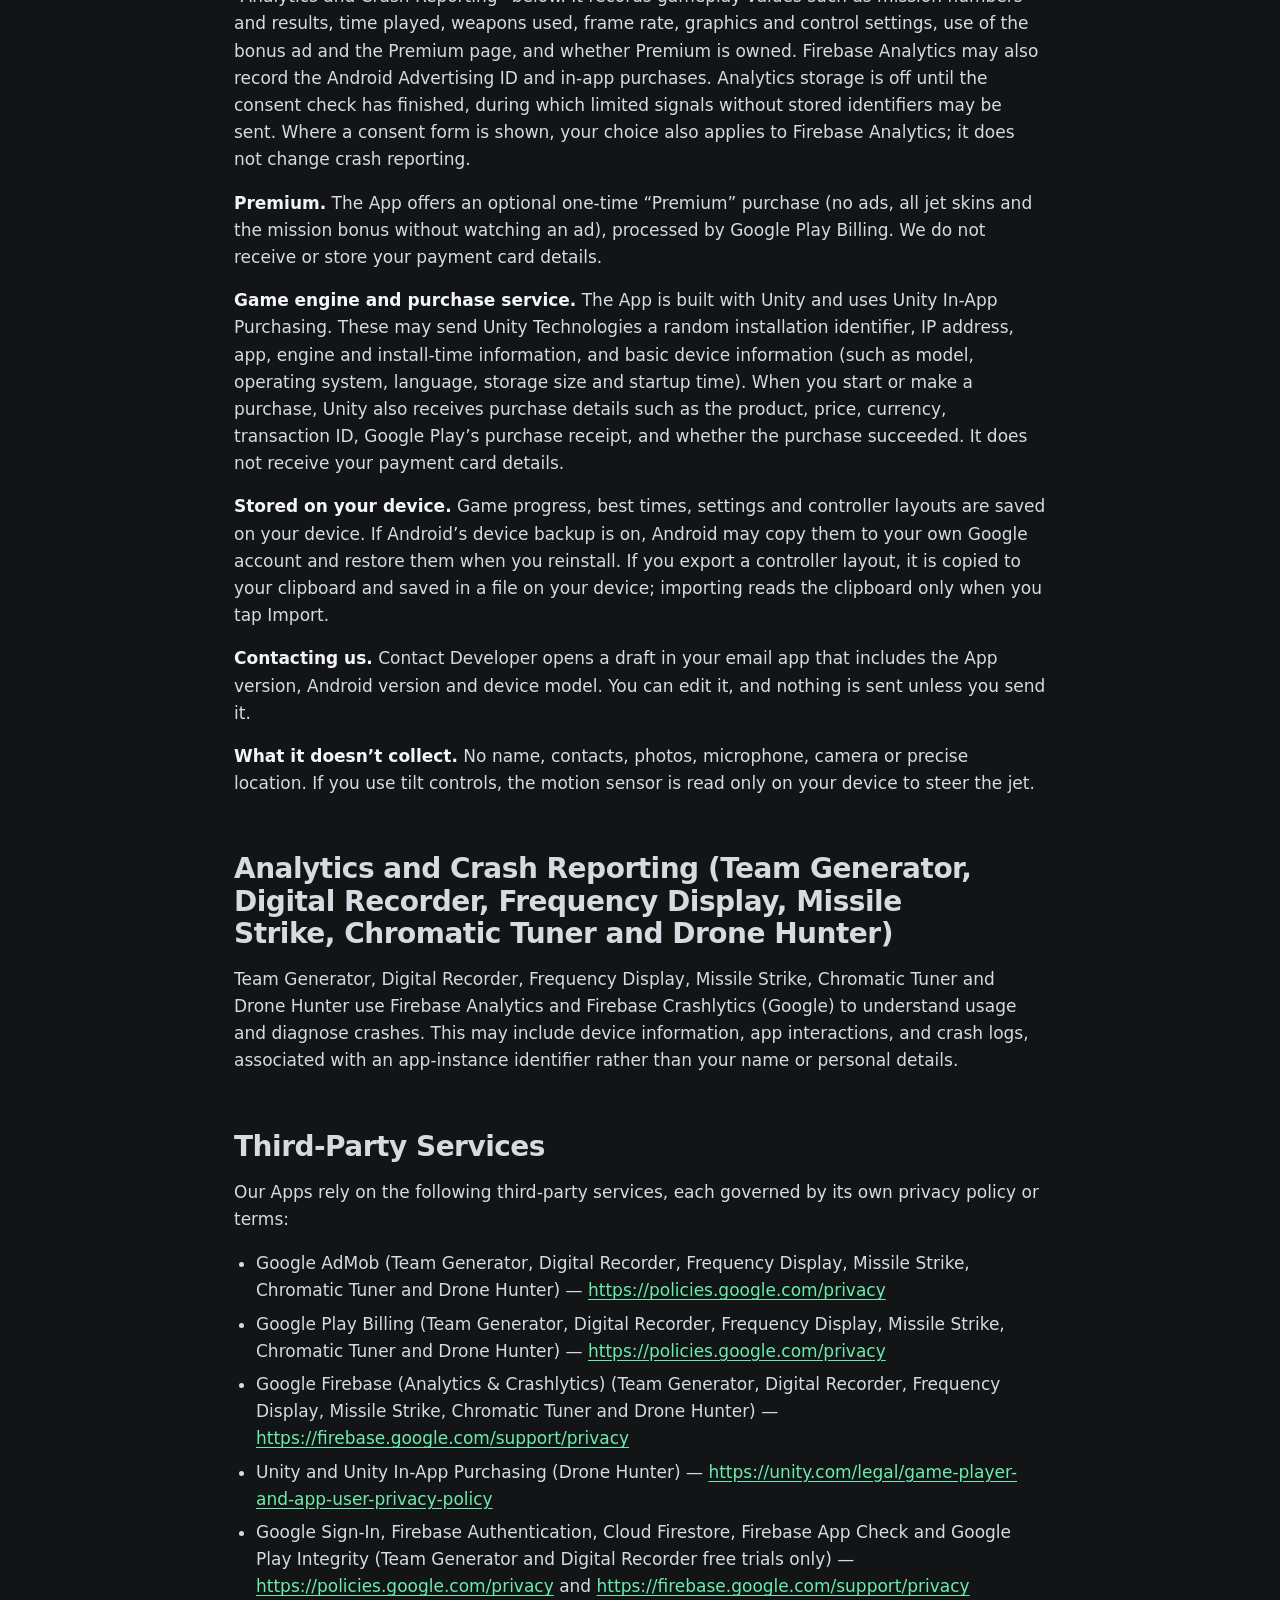
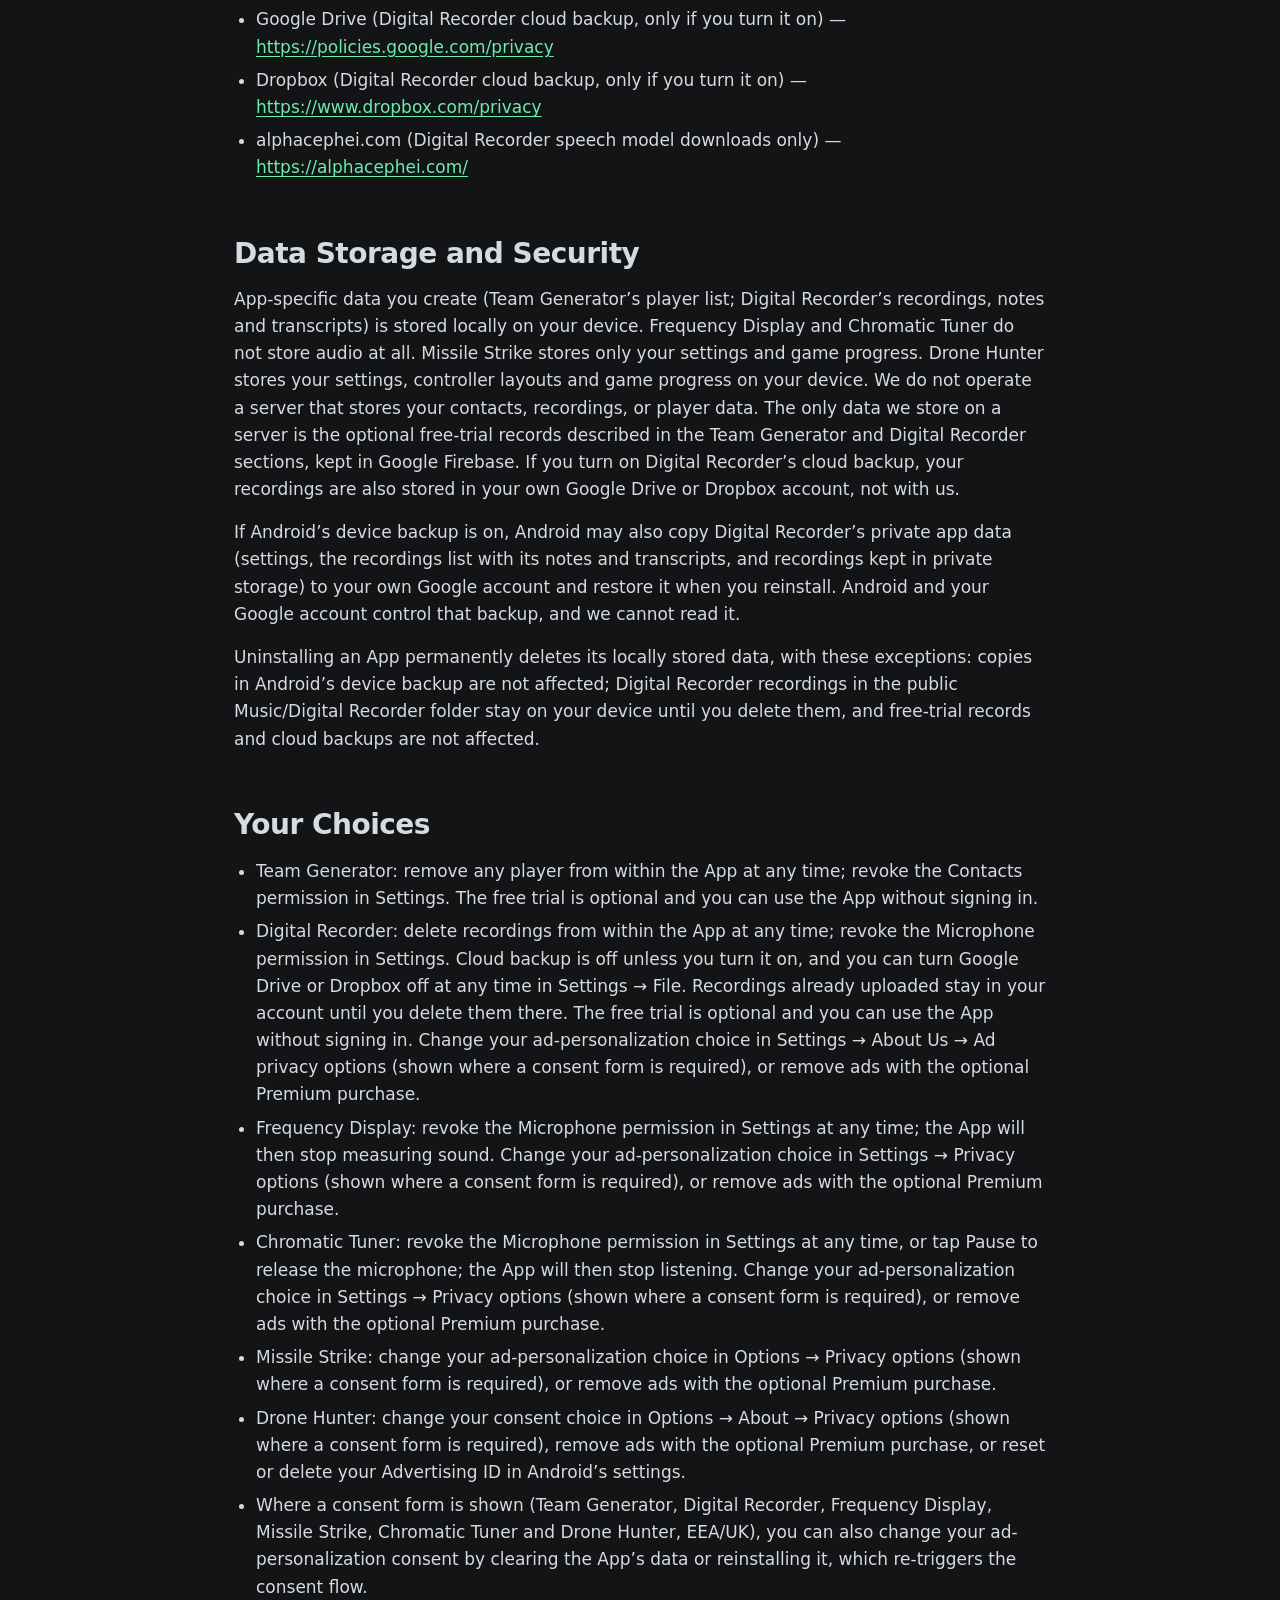
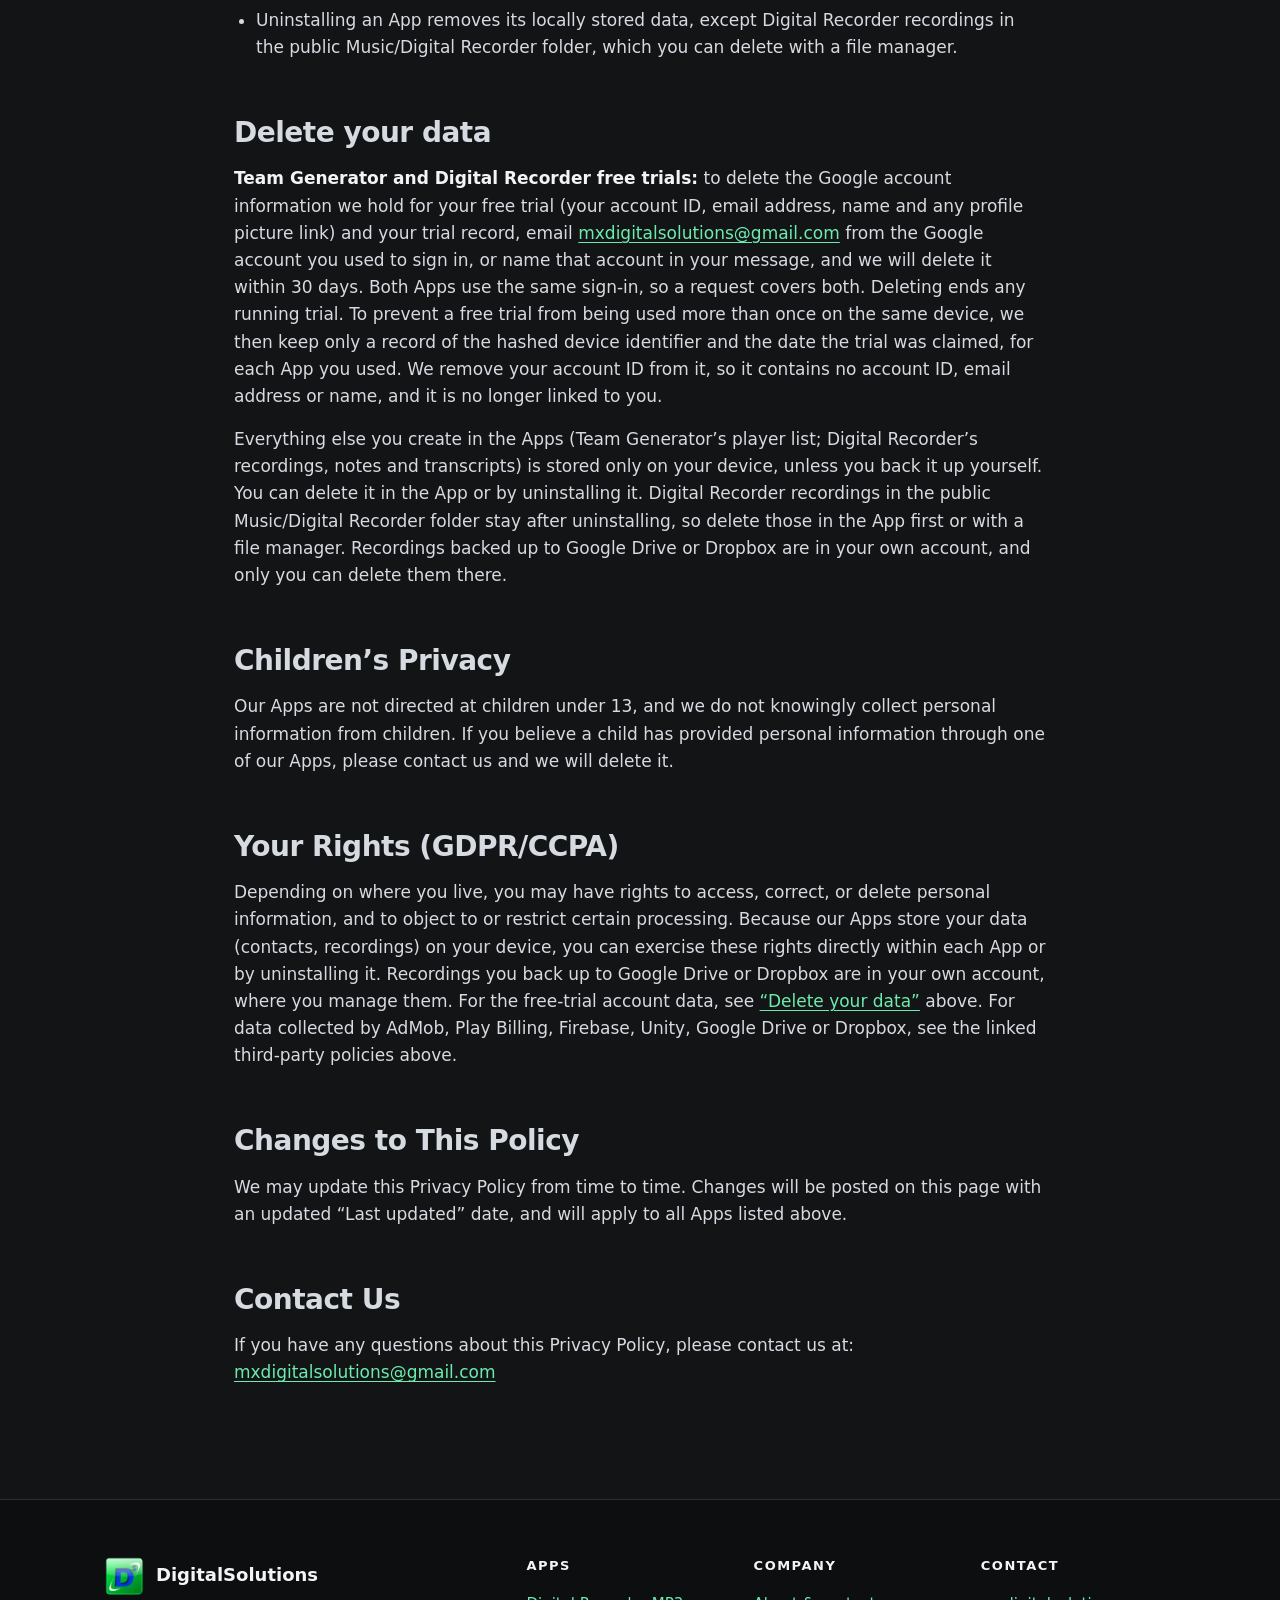
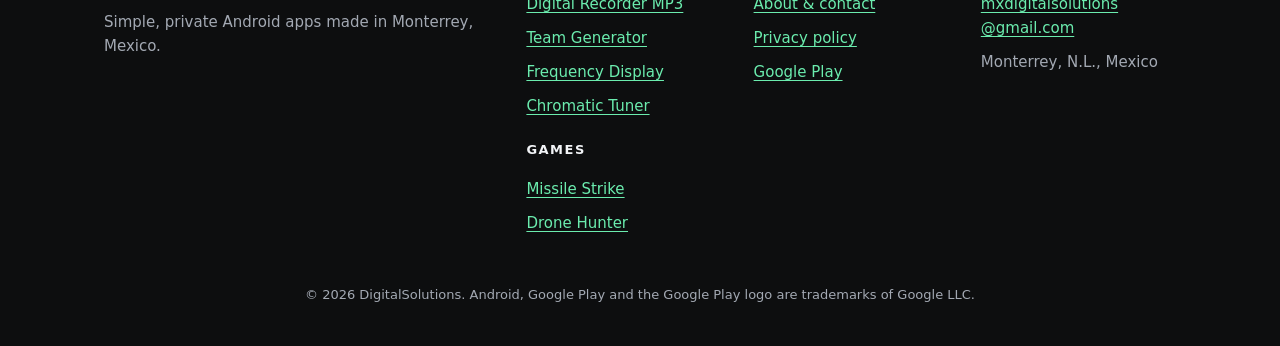
<file: privacy-policy/index.html>
<!doctype html>
<html lang="en">
<head>
<meta charset="utf-8">
<meta name="viewport" content="width=device-width, initial-scale=1">
<title>Privacy policy · DigitalSolutions</title>
<meta name="description" content="Privacy policy for DigitalSolutions apps: Team Generator, Digital Recorder, Frequency Display, Missile Strike, Chromatic Tuner and Drone Hunter.">
<link rel="canonical" href="https://digitalsolutionsmx.github.io/privacy-policy/">
<meta property="og:type" content="website">
<meta property="og:site_name" content="DigitalSolutions">
<meta property="og:title" content="Privacy policy">
<meta property="og:description" content="Privacy policy for DigitalSolutions apps: Team Generator, Digital Recorder, Frequency Display, Missile Strike, Chromatic Tuner and Drone Hunter.">
<meta property="og:url" content="https://digitalsolutionsmx.github.io/privacy-policy/">
<meta property="og:image" content="https://digitalsolutionsmx.github.io/assets/og/digitalsolutions.png">
<meta property="og:image:width" content="1200">
<meta property="og:image:height" content="630">
<meta name="twitter:card" content="summary_large_image">
<meta name="theme-color" content="#131415">
<link rel="icon" type="image/png" href="/favicon.png">
<link rel="apple-touch-icon" href="/apple-touch-icon.png">
<link rel="stylesheet" href="/assets/site.css">
</head>
<body>
<a class="skip" href="#main">Skip to content</a>
<header class="site-header"><div class="wrap bar">
  <a class="brand" href="/"><img src="/assets/img/digitalsolutions-logo.webp" alt="" width="36" height="36"><span>DigitalSolutions</span></a>
  <nav class="nav" aria-label="Main"><a href="/">Home</a><div class="dd"><a href="/apps/">Apps</a><div class="dd-menu"><a href="/apps/digital-recorder-mp3/">Digital Recorder MP3</a><a href="/apps/team-generator/">Team Generator</a><a href="/apps/frequency-display/">Frequency Display</a><a href="/apps/chromatic-tuner/">Chromatic Tuner</a></div></div><div class="dd"><a href="/games/">Games</a><div class="dd-menu"><a href="/games/missile-strike/">Missile Strike</a><a href="/games/drone-hunter/">Drone Hunter</a></div></div><a href="/about/">About</a><a href="/privacy-policy/" aria-current="page">Privacy</a></nav>
  <details class="mnav"><summary aria-label="Open menu"><span></span><span></span><span></span></summary><nav class="mnav-panel" aria-label="Mobile"><a href="/">Home</a><a href="/apps/">Apps</a><a href="/apps/digital-recorder-mp3/" class="sub">Digital Recorder MP3</a><a href="/apps/team-generator/" class="sub">Team Generator</a><a href="/apps/frequency-display/" class="sub">Frequency Display</a><a href="/apps/chromatic-tuner/" class="sub">Chromatic Tuner</a><a href="/games/">Games</a><a href="/games/missile-strike/" class="sub">Missile Strike</a><a href="/games/drone-hunter/" class="sub">Drone Hunter</a><a href="/about/">About</a><a href="/privacy-policy/">Privacy</a></nav></details>
</div></header>
<main id="main">
<section class="hero hero-home small"><div class="wrap center"><p class="eyebrow">Legal</p><h1>Privacy Policy for DigitalSolutions Apps</h1></div></section>
<section class="section"><div class="wrap narrow"><article class="prose">

<p>Last updated: November 22, 2026</p>
<p>DigitalSolutions (&#8220;we,&#8221; &#8220;us,&#8221; or &#8220;our&#8221;) develops the mobile applications listed below (each, an &#8220;App&#8221;). This single Privacy Policy applies to all of them. Jump to the app you&#8217;re using for its specific data practices; the sections after that apply to all of our Apps.</p>
<ul>
<li><a href="#team-generator">Team Generator (com.digitalsolutions.teamgenerator)</a></li>
<li><a href="#digital-recorder">Digital Recorder (com.digitalsolutions.digitalrecorder)</a></li>
<li><a href="#frequency-display">Frequency Display (com.digitalsolutions.frequency)</a></li>
<li><a href="#missile-strike">Missile Strike (com.digitalsolutions.missile)</a></li>
<li><a href="#chromatic-tuner">Chromatic Tuner (com.digitalsolutions.chromatic)</a></li>
<li><a href="#drone-hunter">Drone Hunter (com.digitalsolutions.drone)</a></li>
</ul>
<h3 id="team-generator">Team Generator</h3>
<p>Team Generator lets you pick people from your phone&#8217;s contacts as &#8220;players&#8221; and randomly splits them into teams.</p>
<p><strong>Contacts.</strong> With your permission (the Android Contacts permission), the App lets you pick people from your device&#8217;s contacts. For each contact you add as a player, the App stores their name, a reference to their photo, and their internal contact ID in a local database on your device, used only to display your player list and generate teams. This data is not uploaded to our servers or shared with any third party, and is removed when you delete the player in the App or uninstall it. You can revoke the Contacts permission at any time in Settings; the App will then be unable to add new players from your contacts, and photos may stop loading.</p>
<p><strong>Advertising.</strong> The App shows ads served by Google AdMob, which may collect device identifiers (such as the Android Advertising ID), IP address, and general device/usage information to serve and measure ads. Where required (e.g., users in the EEA/UK), a consent form (Google&#8217;s User Messaging Platform) is shown first so you can control ad personalization.</p>
<p><strong>Analytics and crash data.</strong> The App uses Firebase Analytics and Firebase Crashlytics for usage insights and crash diagnostics — see &#8220;Analytics and Crash Reporting&#8221; below.</p>
<p><strong>What it doesn&#8217;t collect.</strong> Your contacts and player list never leave your device, and we do not receive or store payment card details. The App does not use your precise location. The optional free trial, described below, is the only feature that asks you to sign in.</p>
<p><strong>Premium.</strong> The App offers an optional one-time &#8220;Premium&#8221; purchase (no ads and extra groups), processed entirely by Google Play Billing. We do not receive or store your payment card details — Google handles the transaction, and you can review Google&#8217;s handling of payment data in the Google Play Terms of Service and Google&#8217;s Privacy Policy.</p>
<p><strong>Free trial.</strong> If you start the optional 30-day free trial of Premium, you sign in once with your Google account through Firebase Authentication (Google Sign-In). We receive your Google account ID, email address and name, and a hashed device identifier, and store a trial record (start time, account ID, hashed device ID) in Google Firebase (Cloud Firestore). Firebase App Check and Google Play Integrity are used to verify that requests come from the genuine app. This information is used only to provide the trial and to prevent it from being used more than once on the same account or device. It is not shared with anyone else. You can ask us to delete it at any time; see <a href="#delete-your-data">&#8220;Delete your data&#8221;</a> below. You can use the App without ever signing in.</p>
<h3 id="digital-recorder">Digital Recorder</h3>
<p>Digital Recorder is a voice recording app. It can also transcribe recordings on your device and, if you turn it on, back them up to your own cloud storage.</p>
<p><strong>Microphone.</strong> With your permission (the Android Microphone permission), the App records audio you choose to record. Recordings are saved on your device, either in the App&#8217;s private storage or, with the default Device setting on Android 10 and newer, in the public Music/Digital Recorder folder (on older Android versions, in the App&#8217;s own folder). Their names, notes and transcripts are kept in the App&#8217;s database on your device. We never receive your recordings. A recording leaves your device only if you share it yourself (e.g., via Android&#8217;s Share menu to email, messaging, etc.) or if you turn on the cloud backup described below.</p>
<p><strong>Cloud backup (optional).</strong> Backup to Google Drive or Dropbox is a Premium feature and is off until you connect a service in Settings &#8594; File. Earlier users who already had it on keep it. Once it is on, each new recording is uploaded automatically after it is saved, with no further action from you: over Wi-Fi only by default, or over mobile data too if you turn off &#8220;Upload over Wi-Fi only&#8221;. The audio file and its name go directly from your device to your own account. They do not pass through us and we cannot see them. Notes and transcripts are not uploaded. For Google Drive, you authorize the App with your Google account, and it can only reach the files it creates, in a &#8220;Digital Recorder&#8221; folder. For Dropbox, you sign in with your Dropbox account, and the sign-in credential is stored on your device. Uploaded copies are held by Google or Dropbox under their own privacy policies. They stay in your account if you delete the recording in the App, turn off backup or uninstall the App, so delete them there if you no longer want them.</p>
<p><strong>Transcription.</strong> Speech-to-text runs entirely on your device: no audio or text is sent anywhere. The first time you transcribe in a language, the App downloads that language&#8217;s speech model from alphacephei.com, a third-party site. As with any download, that site receives your IP address and which model was requested, but no recordings, transcripts or account details.</p>
<p><strong>Storage permissions.</strong> On older Android versions the App uses storage access to save recording files to your device. If recordings from a previous install are left in the Music/Digital Recorder folder, the App asks for permission to read your audio files so it can import them. They stay on your device.</p>
<p><strong>Advertising.</strong> The App shows a banner ad served by Google AdMob, which may collect device identifiers (such as the Android Advertising ID), IP address (used to estimate approximate location), and general device/usage information to serve and measure ads. Where required (e.g., users in the EEA/UK), a consent form (Google&#8217;s User Messaging Platform) is shown before ads load so you can control ad personalization, and you can change your choice later in Settings &#8594; About Us &#8594; Ad privacy options. Ads are not shown with Premium or during the free trial.</p>
<p><strong>Premium.</strong> The App offers an optional one-time &#8220;Premium&#8221; purchase (no ads, cloud backup, FLAC and 320 kbps recording, custom file names and app color), processed entirely by Google Play Billing. We do not receive or store your payment card details — Google handles the transaction, and you can review Google&#8217;s handling of payment data in the Google Play Terms of Service and Google&#8217;s Privacy Policy.</p>
<p><strong>Free trial.</strong> If you start the optional 30-day free trial of Premium, you sign in once with your Google account through Firebase Authentication (Google Sign-In); no payment is needed. The trial cannot be started without a Google account. Firebase Authentication receives your Google account ID, email address, name and, if your account has one, a link to your profile picture. The App also creates a hashed device identifier (a SHA-256 hash of the Android device ID and the App&#8217;s package name) and stores two records in Google Firebase (Cloud Firestore): one with the trial&#8217;s start time, the time it was last checked and the hashed device ID, and one with the hashed device ID, your account ID and the time the trial was claimed. While the trial runs, the App checks in with the server at most once an hour. Firebase App Check and Google Play Integrity are used to verify that requests come from the genuine app. This information is used only to provide the trial and to prevent it from being used more than once on the same account or device, so the records are kept after the trial ends. It is not shared with anyone else. You can ask us to delete it at any time; see <a href="#delete-your-data">&#8220;Delete your data&#8221;</a> below.</p>
<p><strong>Analytics and crash data.</strong> The App uses Firebase Analytics and Firebase Crashlytics for usage insights and crash diagnostics — see &#8220;Analytics and Crash Reporting&#8221; below. The events it records cover app actions such as saved recordings, upload results and purchases, using fixed values and counts. They never include audio, file names, notes, transcripts or search terms. Where a consent form is shown, your choice also applies to Firebase Analytics; it does not change crash reporting.</p>
<p><strong>What it doesn&#8217;t collect.</strong> No contacts and no precise location. We do not receive your recordings, notes or transcripts. You can record, transcribe and use the free features without signing in: an account is only needed for the free trial or for cloud backup.</p>
<h3 id="frequency-display">Frequency Display</h3>
<p>Frequency Display measures the frequency of the sound picked up by your microphone and shows it as a number, a musical note and a live spectrum.</p>
<p><strong>Microphone.</strong> With your permission (the Android Microphone permission), the App reads audio from the microphone to calculate its frequency and spectrum in real time. Audio is processed only in memory on your device; it is never recorded, saved, or sent to us or any third party.</p>
<p><strong>Advertising.</strong> The App shows ads served by Google AdMob, which may collect device identifiers (such as the Android Advertising ID), IP address (used to estimate approximate location), and general device/usage information to serve and measure ads. Starting with version 1.0.11, where required (e.g., users in the EEA/UK), a consent form (Google&#8217;s User Messaging Platform) is shown before ads load so you can control ad personalization, and you can change your choice later in Settings &#8594; Privacy options.</p>
<p><strong>Premium.</strong> The App offers an optional one-time &#8220;Premium&#8221; purchase (no ads), processed entirely by Google Play Billing. We do not receive or store your payment card details — Google handles the transaction, and you can review Google&#8217;s handling of payment data in the Google Play Terms of Service and Google&#8217;s Privacy Policy.</p>
<p><strong>Analytics and crash data.</strong> The App uses Firebase Analytics and Firebase Crashlytics for usage insights and crash diagnostics — see &#8220;Analytics and Crash Reporting&#8221; below. The events it records cover app actions such as the microphone permission result, language changes and purchases, and never include audio or frequency readings. Where a consent form is shown, your choice also applies to Firebase Analytics; it does not change crash reporting.</p>
<p><strong>What it doesn’t collect.</strong> No account or sign-in, no audio recordings, no contacts, no precise location. Your settings are stored on your device and are not sent to us.</p>
<h3 id="missile-strike">Missile Strike</h3>
<p>Missile Strike is a physics puzzle game: you aim and launch a missile to hit a target.</p>
<p><strong>Advertising.</strong> The App shows ads served by Google AdMob, which may collect device identifiers (such as the Android Advertising ID), IP address (used to estimate approximate location), and general device/usage information to serve and measure ads. Where required (e.g., users in the EEA/UK), a consent form (Google&#8217;s User Messaging Platform) is shown first so you can control ad personalization, and you can change your choice later in Options &#8594; Privacy options.</p>
<p><strong>Premium.</strong> The App offers an optional one-time &#8220;Premium&#8221; purchase (no ads), processed entirely by Google Play Billing. We do not receive or store your payment card details — Google handles the transaction, and you can review Google&#8217;s handling of payment data in the Google Play Terms of Service and Google&#8217;s Privacy Policy.</p>
<p><strong>Analytics and crash data.</strong> The App uses Firebase Analytics and Firebase Crashlytics for usage insights and crash diagnostics — see &#8220;Analytics and Crash Reporting&#8221; below. The game events it records contain only gameplay values such as level numbers, shot counts and aim settings.</p>
<p><strong>What it doesn&#8217;t collect.</strong> No account or sign-in, no contacts, no microphone, no precise location. Your settings and game progress (levels unlocked, stars) are stored only on your device.</p>
<h3 id="chromatic-tuner">Chromatic Tuner</h3>
<p>Chromatic Tuner listens through your microphone and shows the nearest musical note and how many cents sharp or flat it is, to tune an instrument or your voice.</p>
<p><strong>Microphone.</strong> With your permission (the Android Microphone permission), the App reads audio from the microphone to detect its pitch in real time. Your audio never leaves your device: it is processed only in memory, and it is never recorded, saved, or sent to us or any third party. If you use the optional noise sample, the App keeps only an average level and spectrum of the room&#8217;s noise on your device; it can&#8217;t be turned back into sound, and you can reset it at any time.</p>
<p><strong>Advertising.</strong> The App shows ads served by Google AdMob, which may collect device identifiers (such as the Android Advertising ID), IP address (used to estimate approximate location), and general device/usage information to serve and measure ads. Where required (e.g., users in the EEA/UK), a consent form (Google&#8217;s User Messaging Platform) is shown first so you can control ad personalization.</p>
<p><strong>Premium.</strong> The App offers an optional one-time &#8220;Premium&#8221; purchase (no ads), processed entirely by Google Play Billing. We do not receive or store your payment card details — Google handles the transaction, and you can review Google&#8217;s handling of payment data in the Google Play Terms of Service and Google&#8217;s Privacy Policy.</p>
<p><strong>Analytics and crash data.</strong> The App uses Firebase Analytics and Firebase Crashlytics for usage insights and crash diagnostics — see &#8220;Analytics and Crash Reporting&#8221; below. No audio is ever included.</p>
<p><strong>What it doesn&#8217;t collect.</strong> No account or sign-in, no audio recordings, no contacts, no precise location. Your settings are stored only on your device.</p>
<h3 id="drone-hunter">Drone Hunter</h3>
<p>Drone Hunter is a 3D flight combat game: you fly a fighter jet and defend a base from drones. It needs no account or sign-in.</p>
<p><strong>Advertising.</strong> The App shows banner ads and optional rewarded video ads served by Google AdMob, which may collect device identifiers (such as the Android Advertising ID), IP address (used to estimate approximate location), interactions with ads, and general device, performance and diagnostic information to serve and measure ads and prevent fraud. Where required (e.g., users in the EEA/UK), a consent form (Google&#8217;s User Messaging Platform) is shown before ads load, and you can change your choice later in Options &#8594; About &#8594; Privacy options. Ads are not shown with Premium.</p>
<p><strong>Analytics and crash data.</strong> The App uses Firebase Analytics and Firebase Crashlytics &#8212; see &#8220;Analytics and Crash Reporting&#8221; below. It records gameplay values such as mission numbers and results, time played, weapons used, frame rate, graphics and control settings, use of the bonus ad and the Premium page, and whether Premium is owned. Firebase Analytics may also record the Android Advertising ID and in-app purchases. Analytics storage is off until the consent check has finished, during which limited signals without stored identifiers may be sent. Where a consent form is shown, your choice also applies to Firebase Analytics; it does not change crash reporting.</p>
<p><strong>Premium.</strong> The App offers an optional one-time &#8220;Premium&#8221; purchase (no ads, all jet skins and the mission bonus without watching an ad), processed by Google Play Billing. We do not receive or store your payment card details.</p>
<p><strong>Game engine and purchase service.</strong> The App is built with Unity and uses Unity In-App Purchasing. These may send Unity Technologies a random installation identifier, IP address, app, engine and install-time information, and basic device information (such as model, operating system, language, storage size and startup time). When you start or make a purchase, Unity also receives purchase details such as the product, price, currency, transaction ID, Google Play&#8217;s purchase receipt, and whether the purchase succeeded. It does not receive your payment card details.</p>
<p><strong>Stored on your device.</strong> Game progress, best times, settings and controller layouts are saved on your device. If Android&#8217;s device backup is on, Android may copy them to your own Google account and restore them when you reinstall. If you export a controller layout, it is copied to your clipboard and saved in a file on your device; importing reads the clipboard only when you tap Import.</p>
<p><strong>Contacting us.</strong> Contact Developer opens a draft in your email app that includes the App version, Android version and device model. You can edit it, and nothing is sent unless you send it.</p>
<p><strong>What it doesn&#8217;t collect.</strong> No name, contacts, photos, microphone, camera or precise location. If you use tilt controls, the motion sensor is read only on your device to steer the jet.</p>
<h2>Analytics and Crash Reporting (Team Generator, Digital Recorder, Frequency Display, Missile Strike, Chromatic Tuner and Drone Hunter)</h2>
<p>Team Generator, Digital Recorder, Frequency Display, Missile Strike, Chromatic Tuner and Drone Hunter use Firebase Analytics and Firebase Crashlytics (Google) to understand usage and diagnose crashes. This may include device information, app interactions, and crash logs, associated with an app-instance identifier rather than your name or personal details.</p>
<h2>Third-Party Services</h2>
<p>Our Apps rely on the following third-party services, each governed by its own privacy policy or terms:</p>
<ul>
<li>Google AdMob (Team Generator, Digital Recorder, Frequency Display, Missile Strike, Chromatic Tuner and Drone Hunter) — <a href="https://policies.google.com/privacy">https://policies.google.com/privacy</a></li>
<li>Google Play Billing (Team Generator, Digital Recorder, Frequency Display, Missile Strike, Chromatic Tuner and Drone Hunter) — <a href="https://policies.google.com/privacy">https://policies.google.com/privacy</a></li>
<li>Google Firebase (Analytics &amp; Crashlytics) (Team Generator, Digital Recorder, Frequency Display, Missile Strike, Chromatic Tuner and Drone Hunter) — <a href="https://firebase.google.com/support/privacy">https://firebase.google.com/support/privacy</a></li>
<li>Unity and Unity In-App Purchasing (Drone Hunter) — <a href="https://unity.com/legal/game-player-and-app-user-privacy-policy">https://unity.com/legal/game-player-and-app-user-privacy-policy</a></li>
<li>Google Sign-In, Firebase Authentication, Cloud Firestore, Firebase App Check and Google Play Integrity (Team Generator and Digital Recorder free trials only) — <a href="https://policies.google.com/privacy">https://policies.google.com/privacy</a> and <a href="https://firebase.google.com/support/privacy">https://firebase.google.com/support/privacy</a></li>
<li>Google Drive (Digital Recorder cloud backup, only if you turn it on) — <a href="https://policies.google.com/privacy">https://policies.google.com/privacy</a></li>
<li>Dropbox (Digital Recorder cloud backup, only if you turn it on) — <a href="https://www.dropbox.com/privacy">https://www.dropbox.com/privacy</a></li>
<li>alphacephei.com (Digital Recorder speech model downloads only) — <a href="https://alphacephei.com/">https://alphacephei.com/</a></li>
</ul>
<h2>Data Storage and Security</h2>
<p>App-specific data you create (Team Generator&#8217;s player list; Digital Recorder&#8217;s recordings, notes and transcripts) is stored locally on your device. Frequency Display and Chromatic Tuner do not store audio at all. Missile Strike stores only your settings and game progress. Drone Hunter stores your settings, controller layouts and game progress on your device. We do not operate a server that stores your contacts, recordings, or player data. The only data we store on a server is the optional free-trial records described in the Team Generator and Digital Recorder sections, kept in Google Firebase. If you turn on Digital Recorder&#8217;s cloud backup, your recordings are also stored in your own Google Drive or Dropbox account, not with us.</p>
<p>If Android&#8217;s device backup is on, Android may also copy Digital Recorder&#8217;s private app data (settings, the recordings list with its notes and transcripts, and recordings kept in private storage) to your own Google account and restore it when you reinstall. Android and your Google account control that backup, and we cannot read it.</p>
<p>Uninstalling an App permanently deletes its locally stored data, with these exceptions: copies in Android&#8217;s device backup are not affected; Digital Recorder recordings in the public Music/Digital Recorder folder stay on your device until you delete them, and free-trial records and cloud backups are not affected.</p>
<h2>Your Choices</h2>
<ul>
<li>Team Generator: remove any player from within the App at any time; revoke the Contacts permission in Settings. The free trial is optional and you can use the App without signing in.</li>
<li>Digital Recorder: delete recordings from within the App at any time; revoke the Microphone permission in Settings. Cloud backup is off unless you turn it on, and you can turn Google Drive or Dropbox off at any time in Settings &#8594; File. Recordings already uploaded stay in your account until you delete them there. The free trial is optional and you can use the App without signing in. Change your ad-personalization choice in Settings &#8594; About Us &#8594; Ad privacy options (shown where a consent form is required), or remove ads with the optional Premium purchase.</li>
<li>Frequency Display: revoke the Microphone permission in Settings at any time; the App will then stop measuring sound. Change your ad-personalization choice in Settings &#8594; Privacy options (shown where a consent form is required), or remove ads with the optional Premium purchase.</li>
<li>Chromatic Tuner: revoke the Microphone permission in Settings at any time, or tap Pause to release the microphone; the App will then stop listening. Change your ad-personalization choice in Settings &#8594; Privacy options (shown where a consent form is required), or remove ads with the optional Premium purchase.</li>
<li>Missile Strike: change your ad-personalization choice in Options &#8594; Privacy options (shown where a consent form is required), or remove ads with the optional Premium purchase.</li>
<li>Drone Hunter: change your consent choice in Options &#8594; About &#8594; Privacy options (shown where a consent form is required), remove ads with the optional Premium purchase, or reset or delete your Advertising ID in Android&#8217;s settings.</li>
<li>Where a consent form is shown (Team Generator, Digital Recorder, Frequency Display, Missile Strike, Chromatic Tuner and Drone Hunter, EEA/UK), you can also change your ad-personalization consent by clearing the App&#8217;s data or reinstalling it, which re-triggers the consent flow.</li>
<li>Uninstalling an App removes its locally stored data, except Digital Recorder recordings in the public Music/Digital Recorder folder, which you can delete with a file manager.</li>
</ul>
<h2 id="delete-your-data">Delete your data</h2>
<p><strong>Team Generator and Digital Recorder free trials:</strong> to delete the Google account information we hold for your free trial (your account ID, email address, name and any profile picture link) and your trial record, email <a href="mailto:mxdigitalsolutions@gmail.com">mxdigitalsolutions@gmail.com</a> from the Google account you used to sign in, or name that account in your message, and we will delete it within 30 days. Both Apps use the same sign-in, so a request covers both. Deleting ends any running trial. To prevent a free trial from being used more than once on the same device, we then keep only a record of the hashed device identifier and the date the trial was claimed, for each App you used. We remove your account ID from it, so it contains no account ID, email address or name, and it is no longer linked to you.</p>
<p>Everything else you create in the Apps (Team Generator&#8217;s player list; Digital Recorder&#8217;s recordings, notes and transcripts) is stored only on your device, unless you back it up yourself. You can delete it in the App or by uninstalling it. Digital Recorder recordings in the public Music/Digital Recorder folder stay after uninstalling, so delete those in the App first or with a file manager. Recordings backed up to Google Drive or Dropbox are in your own account, and only you can delete them there.</p>
<h2>Children&#8217;s Privacy</h2>
<p>Our Apps are not directed at children under 13, and we do not knowingly collect personal information from children. If you believe a child has provided personal information through one of our Apps, please contact us and we will delete it.</p>
<h2>Your Rights (GDPR/CCPA)</h2>
<p>Depending on where you live, you may have rights to access, correct, or delete personal information, and to object to or restrict certain processing. Because our Apps store your data (contacts, recordings) on your device, you can exercise these rights directly within each App or by uninstalling it. Recordings you back up to Google Drive or Dropbox are in your own account, where you manage them. For the free-trial account data, see <a href="#delete-your-data">&#8220;Delete your data&#8221;</a> above. For data collected by AdMob, Play Billing, Firebase, Unity, Google Drive or Dropbox, see the linked third-party policies above.</p>
<h2>Changes to This Policy</h2>
<p>We may update this Privacy Policy from time to time. Changes will be posted on this page with an updated &#8220;Last updated&#8221; date, and will apply to all Apps listed above.</p>
<h2>Contact Us</h2>
<p>If you have any questions about this Privacy Policy, please contact us at:<br><a href="mailto:mxdigitalsolutions@gmail.com">mxdigitalsolutions@gmail.com</a></p>
</article></div></section>
</main>
<footer class="site-footer"><div class="wrap">
  <div class="foot-grid">
    <div><a class="brand" href="/"><img src="/assets/img/digitalsolutions-logo.webp" alt="" width="40" height="40" loading="lazy"><span>DigitalSolutions</span></a><p>Simple, private Android apps made in Monterrey, Mexico.</p></div>
    <div><p class="foot-head">Apps</p><a href="/apps/digital-recorder-mp3/">Digital Recorder MP3</a><a href="/apps/team-generator/">Team Generator</a><a href="/apps/frequency-display/">Frequency Display</a><a href="/apps/chromatic-tuner/">Chromatic Tuner</a><p class="foot-head">Games</p><a href="/games/missile-strike/">Missile Strike</a><a href="/games/drone-hunter/">Drone Hunter</a></div>
    <div><p class="foot-head">Company</p><a href="/about/">About &amp; contact</a><a href="/privacy-policy/">Privacy policy</a><a href="https://play.google.com/store/apps/dev?id=5730093777054763174" target="_blank" rel="noopener">Google Play</a></div>
    <div><p class="foot-head">Contact</p><a href="mailto:mxdigitalsolutions@gmail.com">mxdigitalsolutions<wbr>@gmail.com</a><p>Monterrey, N.L., Mexico</p></div>
  </div>
  <p class="legal">© 2026 DigitalSolutions. Android, Google Play and the Google Play logo are trademarks of Google LLC.</p>
</div></footer>
</body>
</html>
</file>
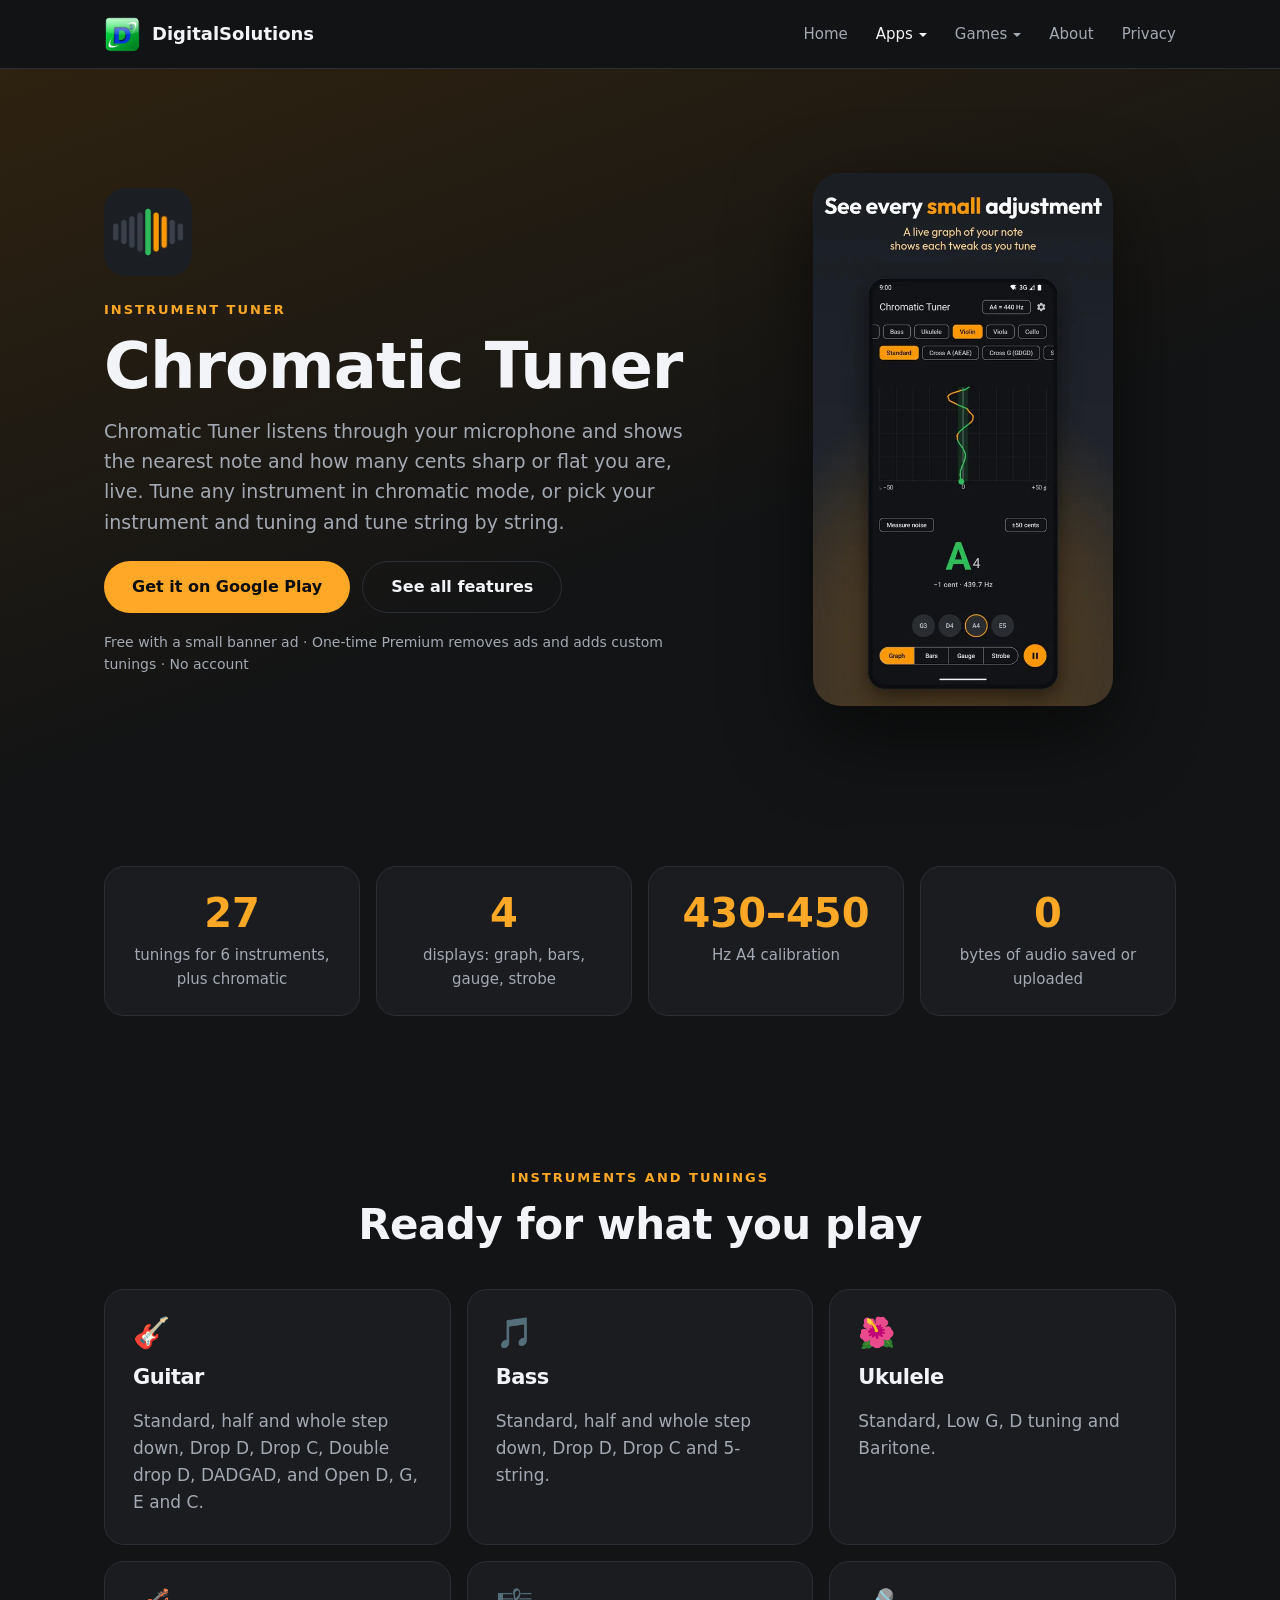
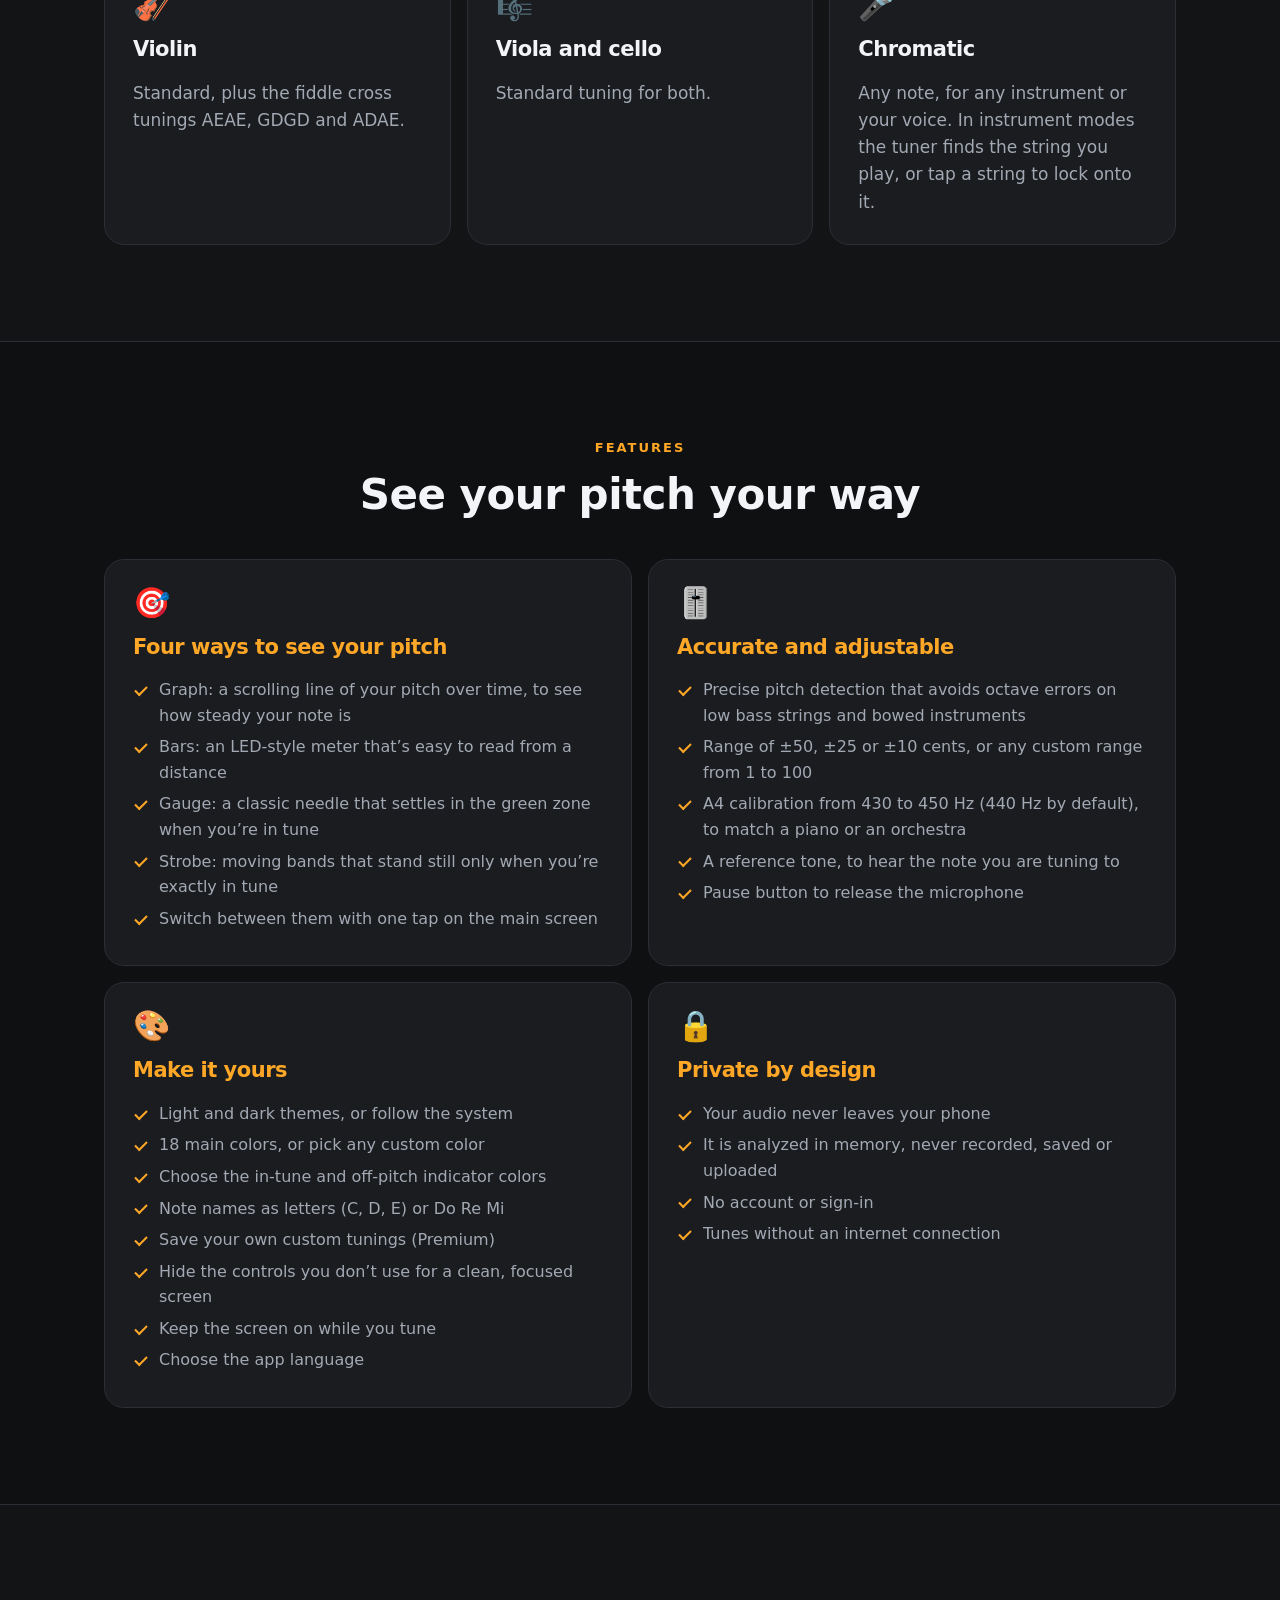
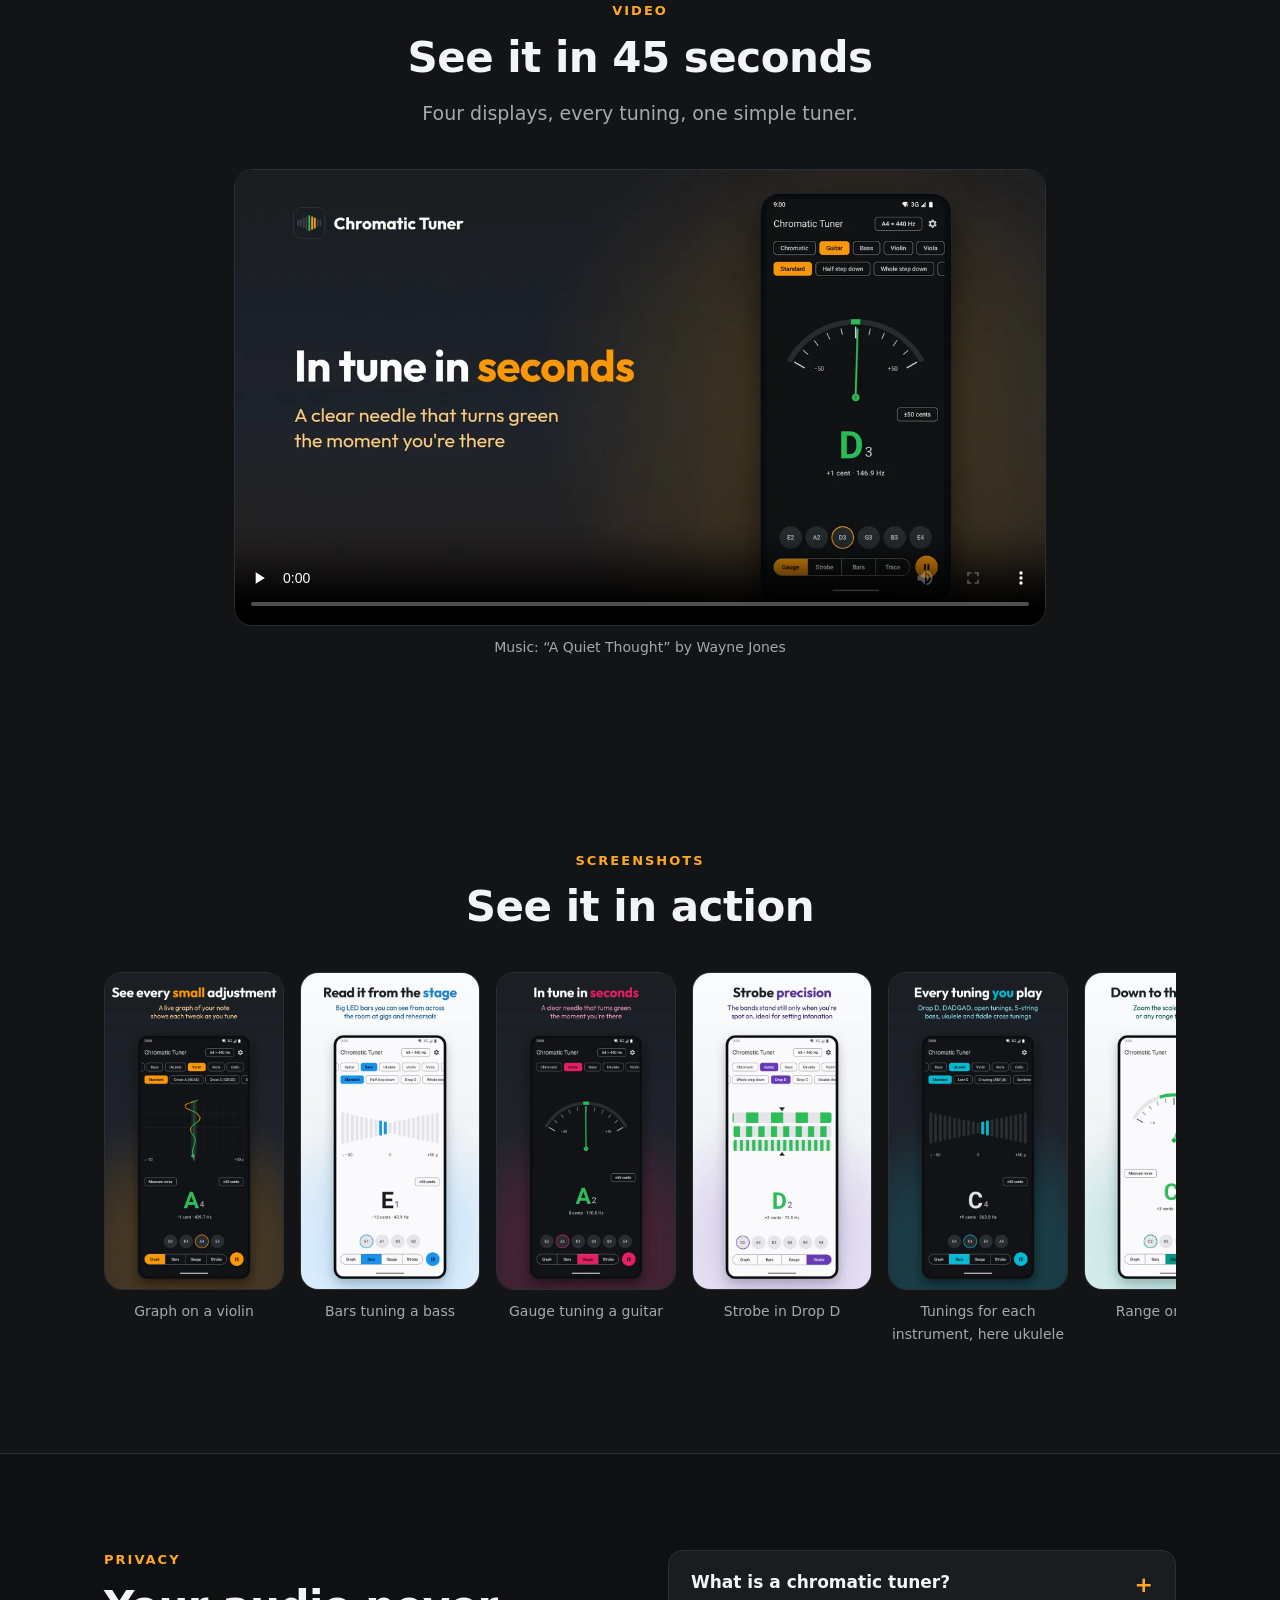
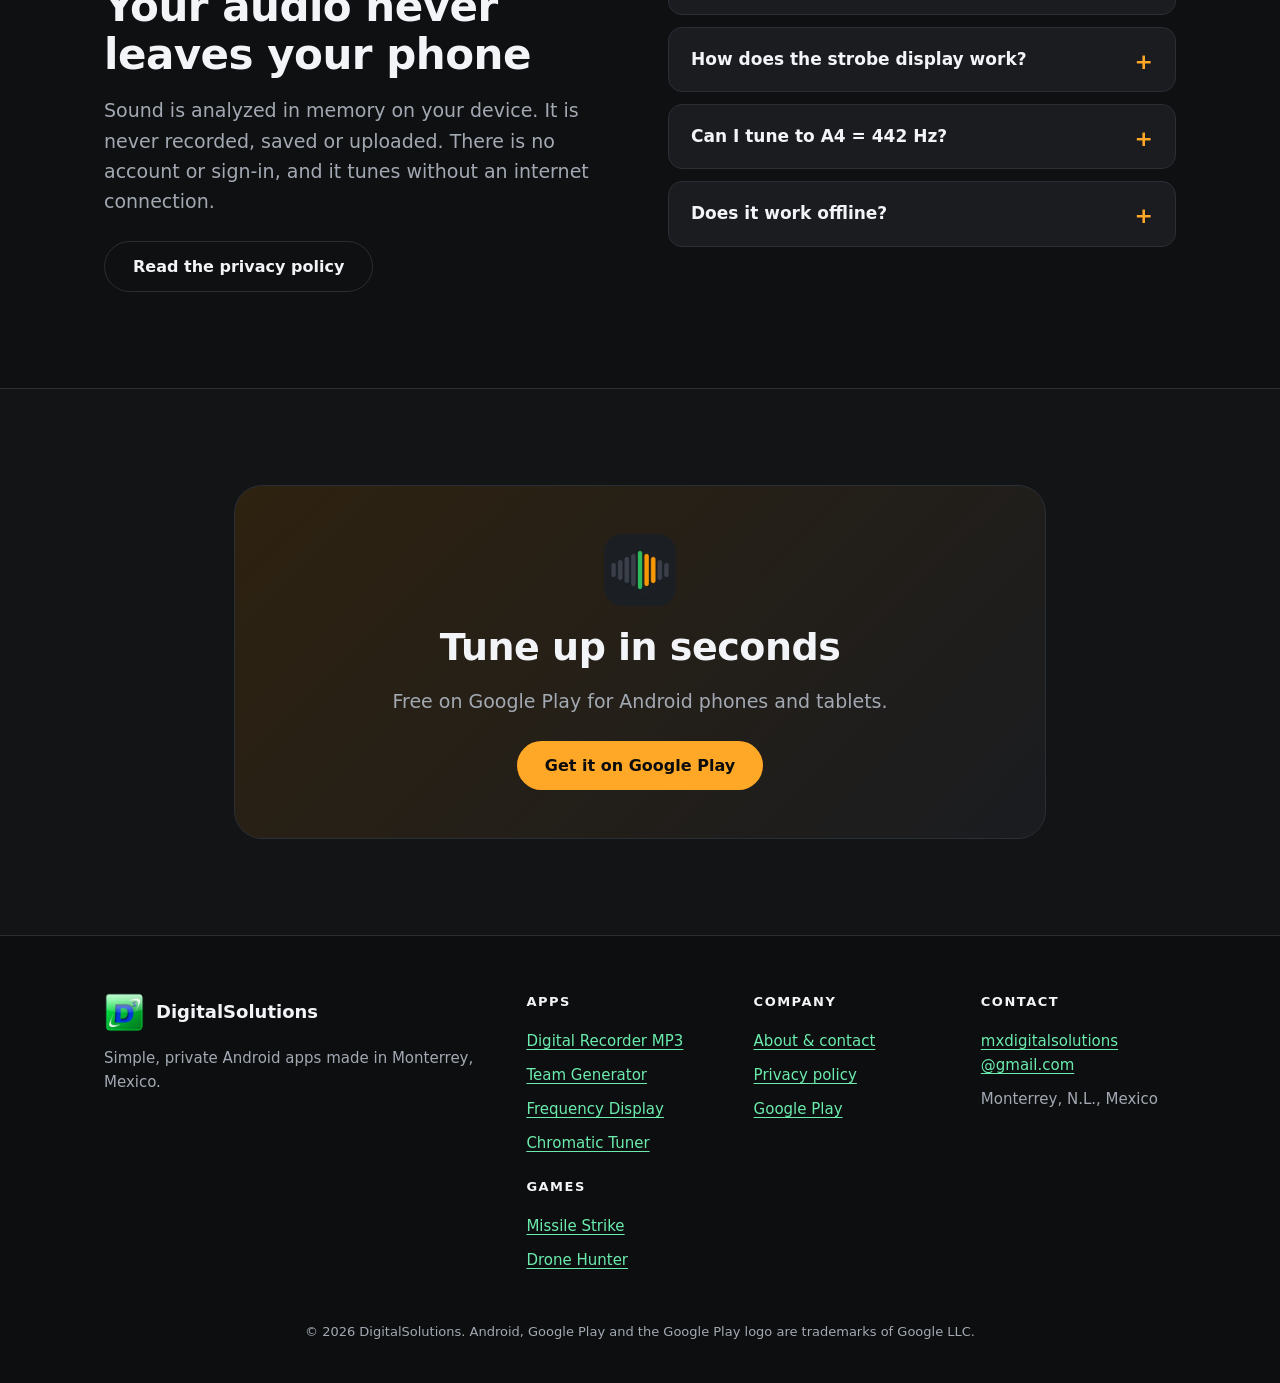
<file: apps/chromatic-tuner/index.html>
<!doctype html>
<html lang="en">
<head>
<meta charset="utf-8">
<meta name="viewport" content="width=device-width, initial-scale=1">
<title>Chromatic Tuner: guitar, bass, ukulele and violin tuner for Android · DigitalSolutions</title>
<meta name="description" content="Tune guitar, bass, ukulele, violin, viola, cello or any note with a graph, bars, gauge or strobe display. 27 tunings, your own custom tunings, a reference tone and A4 calibration. Private and offline.">
<link rel="canonical" href="https://digitalsolutionsmx.github.io/apps/chromatic-tuner/">
<meta property="og:type" content="website">
<meta property="og:site_name" content="DigitalSolutions">
<meta property="og:title" content="Chromatic Tuner: guitar, bass, ukulele and violin tuner for Android">
<meta property="og:description" content="Tune guitar, bass, ukulele, violin, viola, cello or any note with a graph, bars, gauge or strobe display. 27 tunings, your own custom tunings, a reference tone and A4 calibration. Private and offline.">
<meta property="og:url" content="https://digitalsolutionsmx.github.io/apps/chromatic-tuner/">
<meta property="og:image" content="https://digitalsolutionsmx.github.io/assets/og/chromatic-tuner.jpg">
<meta property="og:image:width" content="1024">
<meta property="og:image:height" content="500">
<meta name="twitter:card" content="summary_large_image">
<meta name="theme-color" content="#131415">
<link rel="icon" type="image/png" href="/favicon.png">
<link rel="apple-touch-icon" href="/apple-touch-icon.png">
<link rel="stylesheet" href="/assets/site.css">
<script type="application/ld+json">{"@context":"https://schema.org","@type":"SoftwareApplication","name":"Chromatic Tuner","operatingSystem":"Android","applicationCategory":"MultimediaApplication","description":"Tune guitar, bass, ukulele, violin, viola, cello or any note with a graph, bars, gauge or strobe display. 27 tunings, your own custom tunings, a reference tone and A4 calibration. Private and offline.","url":"https://digitalsolutionsmx.github.io/apps/chromatic-tuner/","image":"https://digitalsolutionsmx.github.io/assets/og/chromatic-tuner.jpg","installUrl":"https://play.google.com/store/apps/details?id=com.digitalsolutions.chromatic","offers":{"@type":"Offer","price":"0","priceCurrency":"USD"},"author":{"@type":"Organization","name":"DigitalSolutions","url":"https://digitalsolutionsmx.github.io/"}}</script>
</head>
<body style="--accent:#ffa726;--glow:#2e2210">
<a class="skip" href="#main">Skip to content</a>
<header class="site-header"><div class="wrap bar">
  <a class="brand" href="/"><img src="/assets/img/digitalsolutions-logo.webp" alt="" width="36" height="36"><span>DigitalSolutions</span></a>
  <nav class="nav" aria-label="Main"><a href="/">Home</a><div class="dd"><a href="/apps/" aria-current="page">Apps</a><div class="dd-menu"><a href="/apps/digital-recorder-mp3/">Digital Recorder MP3</a><a href="/apps/team-generator/">Team Generator</a><a href="/apps/frequency-display/">Frequency Display</a><a href="/apps/chromatic-tuner/">Chromatic Tuner</a></div></div><div class="dd"><a href="/games/">Games</a><div class="dd-menu"><a href="/games/missile-strike/">Missile Strike</a><a href="/games/drone-hunter/">Drone Hunter</a></div></div><a href="/about/">About</a><a href="/privacy-policy/">Privacy</a></nav>
  <details class="mnav"><summary aria-label="Open menu"><span></span><span></span><span></span></summary><nav class="mnav-panel" aria-label="Mobile"><a href="/">Home</a><a href="/apps/">Apps</a><a href="/apps/digital-recorder-mp3/" class="sub">Digital Recorder MP3</a><a href="/apps/team-generator/" class="sub">Team Generator</a><a href="/apps/frequency-display/" class="sub">Frequency Display</a><a href="/apps/chromatic-tuner/" class="sub">Chromatic Tuner</a><a href="/games/">Games</a><a href="/games/missile-strike/" class="sub">Missile Strike</a><a href="/games/drone-hunter/" class="sub">Drone Hunter</a><a href="/about/">About</a><a href="/privacy-policy/">Privacy</a></nav></details>
</div></header>
<main id="main">
<section class="hero hero-app"><div class="wrap hero-grid">
  <div><img src="/assets/img/chromatic-tuner-icon.webp" alt="Chromatic Tuner icon" width="88" height="88" class="icon icon-lg"><p class="eyebrow">Instrument tuner</p><h1>Chromatic Tuner</h1><p class="lead">Chromatic Tuner listens through your microphone and shows the nearest note and how many cents sharp or flat you are, live. Tune any instrument in chromatic mode, or pick your instrument and tuning and tune string by string.</p>
  <div class="actions"><a class="btn btn-solid" href="https://play.google.com/store/apps/details?id=com.digitalsolutions.chromatic&amp;referrer=utm_source%3Dwebsite%26utm_medium%3Dreferral" target="_blank" rel="noopener">Get it on Google Play</a><a class="btn btn-ghost" href="#features">See all features</a></div><p class="note">Free with a small banner ad · One-time Premium removes ads and adds custom tunings · No account</p></div>
  <div class="hero-shot"><img src="/assets/img/chromatic-tuner-graph-violin.webp" alt="Chromatic Tuner screenshot" width="540" height="960" class="phone"></div>
</div></section>
<section class="section tight"><div class="wrap"><div class="grid g4"><div class="card stat"><p class="big">27</p><p>tunings for 6 instruments, plus chromatic</p></div><div class="card stat"><p class="big">4</p><p>displays: graph, bars, gauge, strobe</p></div><div class="card stat"><p class="big">430–450</p><p>Hz A4 calibration</p></div><div class="card stat"><p class="big">0</p><p>bytes of audio saved or uploaded</p></div></div></div></section>
<section class="section"><div class="wrap"><header class="section-head"><p class="eyebrow">Instruments and tunings</p><h2>Ready for what you play</h2></header><div class="grid g3"><div class="card"><p class="emoji" aria-hidden="true">🎸</p><h3>Guitar</h3><p>Standard, half and whole step down, Drop D, Drop C, Double drop D, DADGAD, and Open D, G, E and C.</p></div><div class="card"><p class="emoji" aria-hidden="true">🎵</p><h3>Bass</h3><p>Standard, half and whole step down, Drop D, Drop C and 5-string.</p></div><div class="card"><p class="emoji" aria-hidden="true">🌺</p><h3>Ukulele</h3><p>Standard, Low G, D tuning and Baritone.</p></div><div class="card"><p class="emoji" aria-hidden="true">🎻</p><h3>Violin</h3><p>Standard, plus the fiddle cross tunings AEAE, GDGD and ADAE.</p></div><div class="card"><p class="emoji" aria-hidden="true">🎼</p><h3>Viola and cello</h3><p>Standard tuning for both.</p></div><div class="card"><p class="emoji" aria-hidden="true">🎤</p><h3>Chromatic</h3><p>Any note, for any instrument or your voice. In instrument modes the tuner finds the string you play, or tap a string to lock onto it.</p></div></div></div></section>
<section id="features" class="section alt"><div class="wrap"><header class="section-head"><p class="eyebrow">Features</p><h2>See your pitch your way</h2></header><div class="grid g2"><div class="card"><p class="emoji" aria-hidden="true">🎯</p><h3 class="accent">Four ways to see your pitch</h3><ul class="ticks"><li>Graph: a scrolling line of your pitch over time, to see how steady your note is</li><li>Bars: an LED-style meter that’s easy to read from a distance</li><li>Gauge: a classic needle that settles in the green zone when you’re in tune</li><li>Strobe: moving bands that stand still only when you’re exactly in tune</li><li>Switch between them with one tap on the main screen</li></ul></div><div class="card"><p class="emoji" aria-hidden="true">🎚️</p><h3 class="accent">Accurate and adjustable</h3><ul class="ticks"><li>Precise pitch detection that avoids octave errors on low bass strings and bowed instruments</li><li>Range of ±50, ±25 or ±10 cents, or any custom range from 1 to 100</li><li>A4 calibration from 430 to 450 Hz (440 Hz by default), to match a piano or an orchestra</li><li>A reference tone, to hear the note you are tuning to</li><li>Pause button to release the microphone</li></ul></div><div class="card"><p class="emoji" aria-hidden="true">🎨</p><h3 class="accent">Make it yours</h3><ul class="ticks"><li>Light and dark themes, or follow the system</li><li>18 main colors, or pick any custom color</li><li>Choose the in-tune and off-pitch indicator colors</li><li>Note names as letters (C, D, E) or Do Re Mi</li><li>Save your own custom tunings (Premium)</li><li>Hide the controls you don’t use for a clean, focused screen</li><li>Keep the screen on while you tune</li><li>Choose the app language</li></ul></div><div class="card"><p class="emoji" aria-hidden="true">🔒</p><h3 class="accent">Private by design</h3><ul class="ticks"><li>Your audio never leaves your phone</li><li>It is analyzed in memory, never recorded, saved or uploaded</li><li>No account or sign-in</li><li>Tunes without an internet connection</li></ul></div></div></div></section>
<section class="section"><div class="wrap narrow"><header class="section-head"><p class="eyebrow">Video</p><h2>See it in 45 seconds</h2><p class="lead">Four displays, every tuning, one simple tuner.</p></header><figure class="video"><video controls playsinline preload="none" poster="/assets/img/chromatic-tuner-poster.webp" width="1920" height="1080"><source src="/assets/video/chromatic-tuner-promo.mp4" type="video/mp4"></video><figcaption>Music: “A Quiet Thought” by Wayne Jones</figcaption></figure></div></section>
<section class="section"><div class="wrap"><header class="section-head"><p class="eyebrow">Screenshots</p><h2>See it in action</h2></header><div class="shots"><figure><img src="/assets/img/chromatic-tuner-graph-violin.webp" alt="Graph on a violin" width="540" height="960" loading="lazy"><figcaption>Graph on a violin</figcaption></figure><figure><img src="/assets/img/chromatic-tuner-bars-bass.webp" alt="Bars tuning a bass" width="540" height="960" loading="lazy"><figcaption>Bars tuning a bass</figcaption></figure><figure><img src="/assets/img/chromatic-tuner-gauge-guitar.webp" alt="Gauge tuning a guitar" width="540" height="960" loading="lazy"><figcaption>Gauge tuning a guitar</figcaption></figure><figure><img src="/assets/img/chromatic-tuner-strobe-drop-d.webp" alt="Strobe in Drop D" width="540" height="960" loading="lazy"><figcaption>Strobe in Drop D</figcaption></figure><figure><img src="/assets/img/chromatic-tuner-tunings-ukulele.webp" alt="Tunings for each instrument, here ukulele" width="540" height="960" loading="lazy"><figcaption>Tunings for each instrument, here ukulele</figcaption></figure><figure><img src="/assets/img/chromatic-tuner-range-cello.webp" alt="Range on a cello" width="540" height="960" loading="lazy"><figcaption>Range on a cello</figcaption></figure><figure><img src="/assets/img/chromatic-tuner-a4-viola.webp" alt="A4 calibration on a viola" width="540" height="960" loading="lazy"><figcaption>A4 calibration on a viola</figcaption></figure><figure><img src="/assets/img/chromatic-tuner-minimal-chromatic.webp" alt="Light theme with the controls hidden" width="540" height="960" loading="lazy"><figcaption>Light theme with the controls hidden</figcaption></figure></div></div></section>
<section class="section alt"><div class="wrap"><div class="two-col"><div><p class="eyebrow">Privacy</p><h2>Your audio never leaves your phone</h2><p class="lead">Sound is analyzed in memory on your device. It is never recorded, saved or uploaded. There is no account or sign-in, and it tunes without an internet connection.</p><div class="actions"><a class="btn btn-ghost" href="/privacy-policy/#chromatic-tuner">Read the privacy policy</a></div></div><div class="faq"><details><summary>What is a chromatic tuner?</summary><p>One that recognizes all 12 notes, not just an instrument’s open strings. Use chromatic mode for any instrument or your voice, or pick an instrument to tune string by string.</p></details><details><summary>How does the strobe display work?</summary><p>Its bands drift one way when you’re flat and the other way when you’re sharp, and stand still only when you’re exactly in tune.</p></details><details><summary>Can I tune to A4 = 442 Hz?</summary><p>Yes. Set the reference anywhere from 430 to 450 Hz to match a piano, an orchestra or a recording.</p></details><details><summary>Does it work offline?</summary><p>Yes. Tuning never needs an internet connection.</p></details></div></div></div></section>
<section class="section"><div class="wrap narrow"><div class="card cta"><img src="/assets/img/chromatic-tuner-icon.webp" alt="Chromatic Tuner icon" width="72" height="72" class="icon"><h2>Tune up in seconds</h2><p class="lead">Free on Google Play for Android phones and tablets.</p><div class="actions center"><a class="btn btn-solid" href="https://play.google.com/store/apps/details?id=com.digitalsolutions.chromatic&amp;referrer=utm_source%3Dwebsite%26utm_medium%3Dreferral" target="_blank" rel="noopener">Get it on Google Play</a></div></div></div></section>
</main>
<footer class="site-footer"><div class="wrap">
  <div class="foot-grid">
    <div><a class="brand" href="/"><img src="/assets/img/digitalsolutions-logo.webp" alt="" width="40" height="40" loading="lazy"><span>DigitalSolutions</span></a><p>Simple, private Android apps made in Monterrey, Mexico.</p></div>
    <div><p class="foot-head">Apps</p><a href="/apps/digital-recorder-mp3/">Digital Recorder MP3</a><a href="/apps/team-generator/">Team Generator</a><a href="/apps/frequency-display/">Frequency Display</a><a href="/apps/chromatic-tuner/">Chromatic Tuner</a><p class="foot-head">Games</p><a href="/games/missile-strike/">Missile Strike</a><a href="/games/drone-hunter/">Drone Hunter</a></div>
    <div><p class="foot-head">Company</p><a href="/about/">About &amp; contact</a><a href="/privacy-policy/">Privacy policy</a><a href="https://play.google.com/store/apps/dev?id=5730093777054763174" target="_blank" rel="noopener">Google Play</a></div>
    <div><p class="foot-head">Contact</p><a href="mailto:mxdigitalsolutions@gmail.com">mxdigitalsolutions<wbr>@gmail.com</a><p>Monterrey, N.L., Mexico</p></div>
  </div>
  <p class="legal">© 2026 DigitalSolutions. Android, Google Play and the Google Play logo are trademarks of Google LLC.</p>
</div></footer>
</body>
</html>
</file>
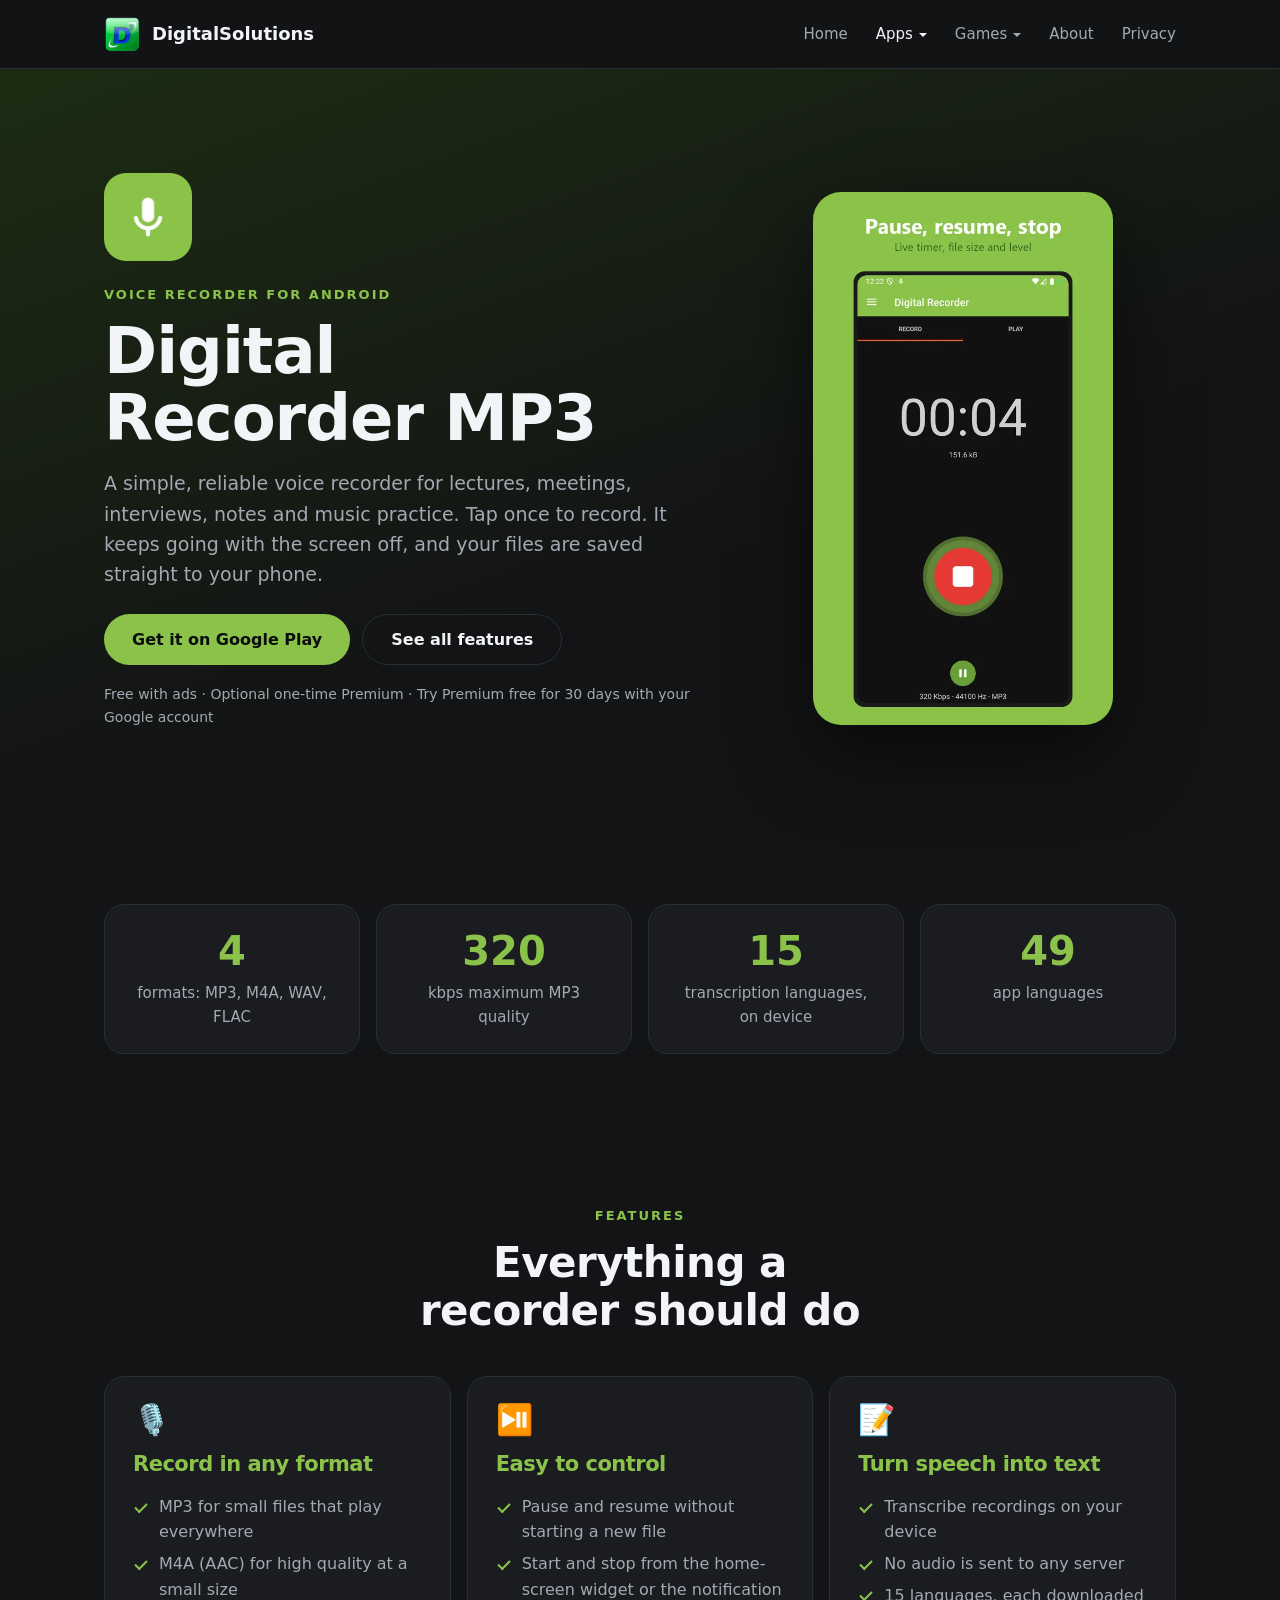
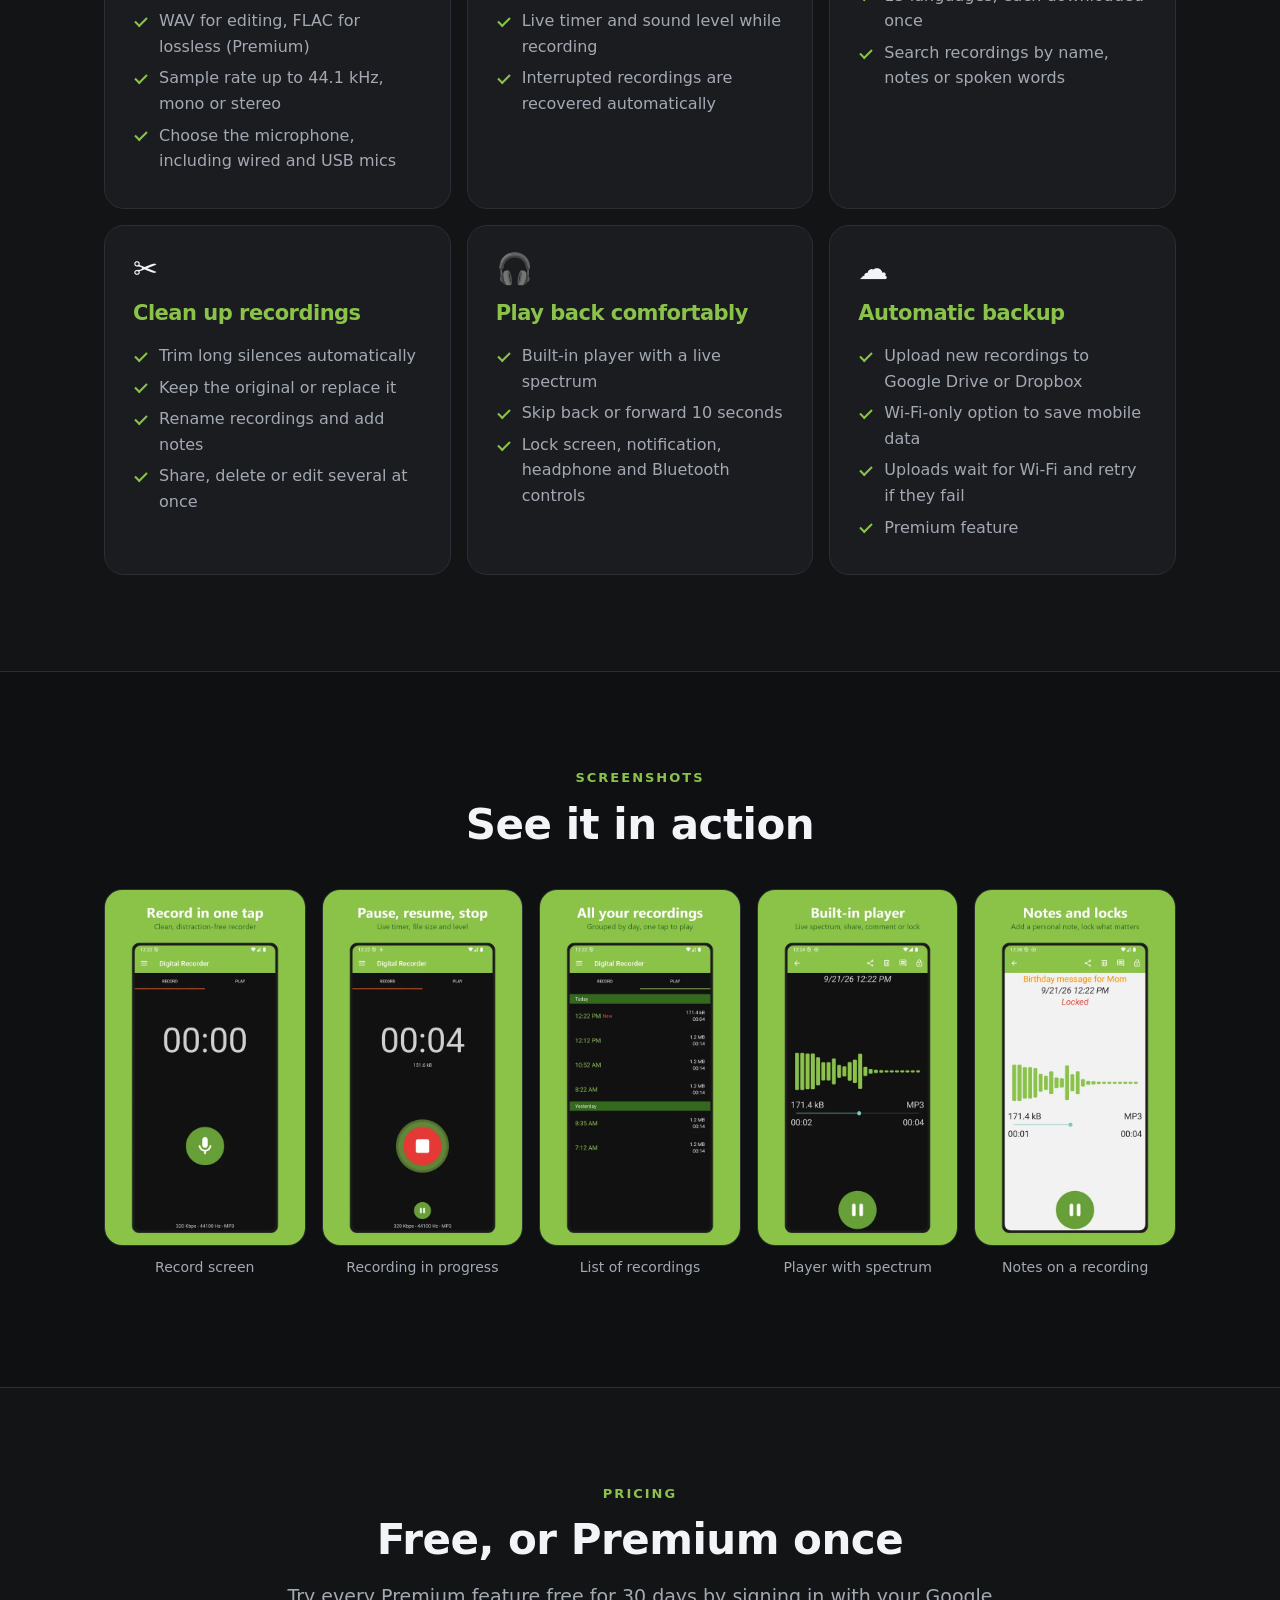
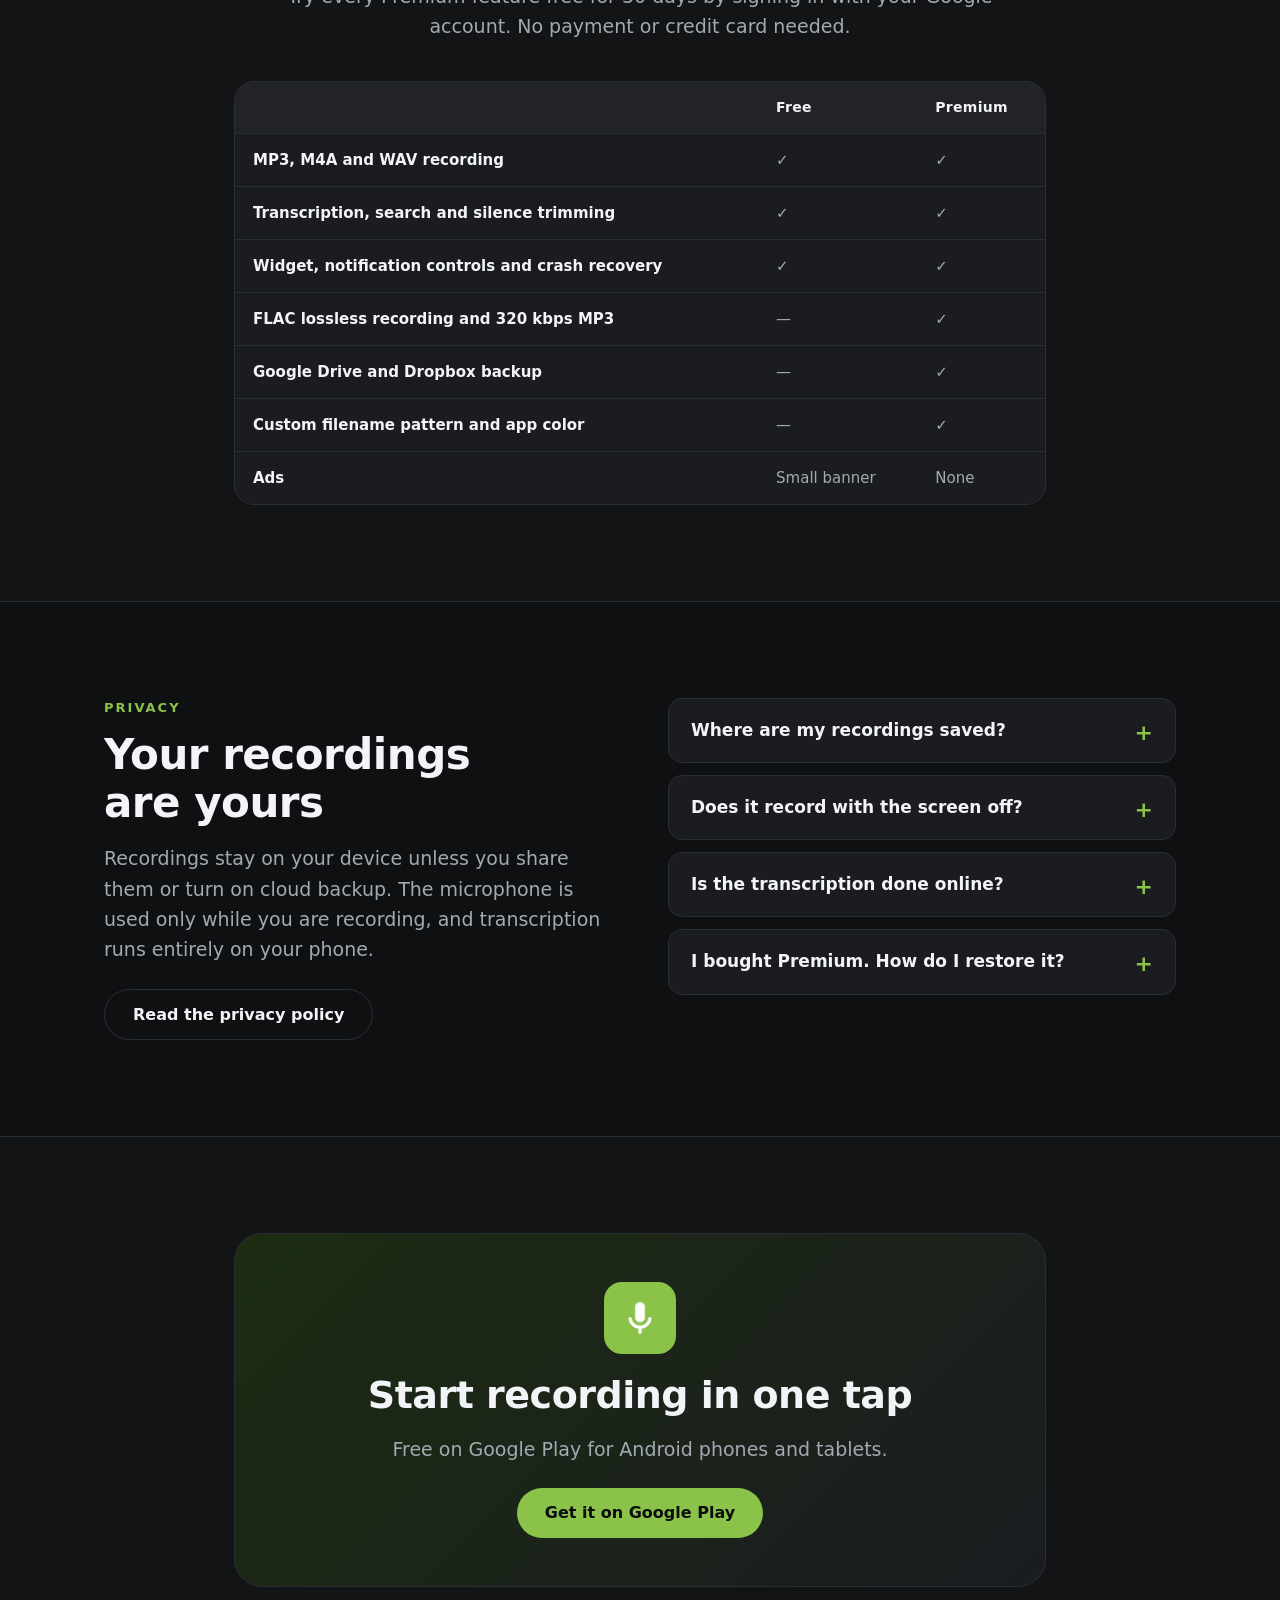
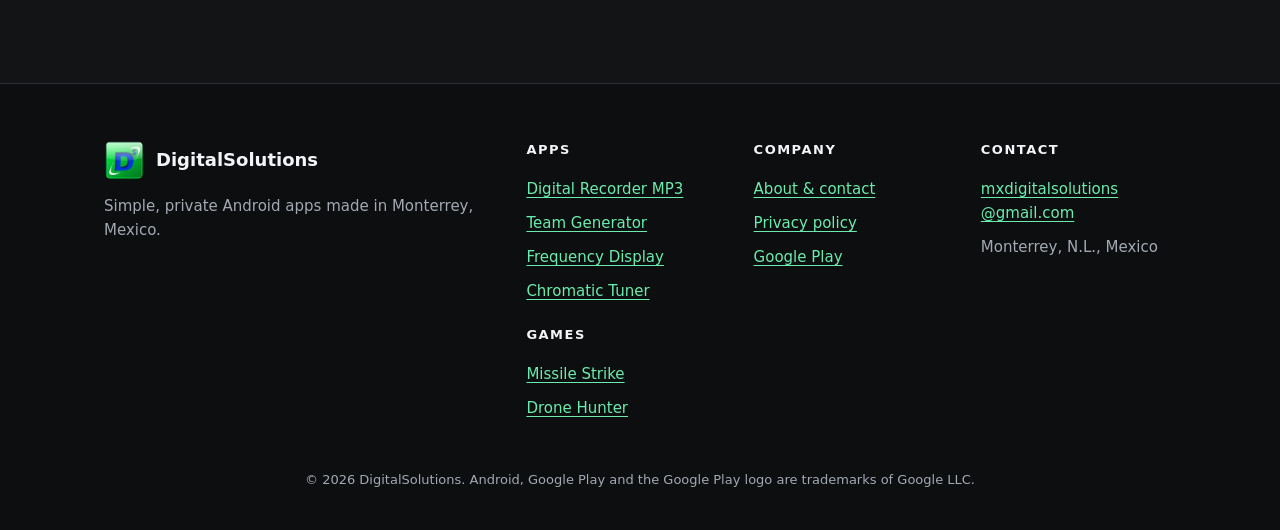
<file: apps/digital-recorder-mp3/index.html>
<!doctype html>
<html lang="en">
<head>
<meta charset="utf-8">
<meta name="viewport" content="width=device-width, initial-scale=1">
<title>Digital Recorder MP3: voice recorder for Android · DigitalSolutions</title>
<meta name="description" content="Record MP3, M4A, WAV or FLAC up to 320 kbps, transcribe speech on your device, trim silence and back up to Google Drive or Dropbox. Free on Google Play.">
<link rel="canonical" href="https://digitalsolutionsmx.github.io/apps/digital-recorder-mp3/">
<meta property="og:type" content="website">
<meta property="og:site_name" content="DigitalSolutions">
<meta property="og:title" content="Digital Recorder MP3: voice recorder for Android">
<meta property="og:description" content="Record MP3, M4A, WAV or FLAC up to 320 kbps, transcribe speech on your device, trim silence and back up to Google Drive or Dropbox. Free on Google Play.">
<meta property="og:url" content="https://digitalsolutionsmx.github.io/apps/digital-recorder-mp3/">
<meta property="og:image" content="https://digitalsolutionsmx.github.io/assets/og/digital-recorder-mp3.jpg">
<meta property="og:image:width" content="1024">
<meta property="og:image:height" content="500">
<meta name="twitter:card" content="summary_large_image">
<meta name="theme-color" content="#131415">
<link rel="icon" type="image/png" href="/favicon.png">
<link rel="apple-touch-icon" href="/apple-touch-icon.png">
<link rel="stylesheet" href="/assets/site.css">
<script type="application/ld+json">{"@context":"https://schema.org","@type":"SoftwareApplication","name":"Digital Recorder MP3","operatingSystem":"Android","applicationCategory":"MultimediaApplication","description":"Record MP3, M4A, WAV or FLAC up to 320 kbps, transcribe speech on your device, trim silence and back up to Google Drive or Dropbox. Free on Google Play.","url":"https://digitalsolutionsmx.github.io/apps/digital-recorder-mp3/","image":"https://digitalsolutionsmx.github.io/assets/og/digital-recorder-mp3.jpg","installUrl":"https://play.google.com/store/apps/details?id=com.digitalsolutions.digitalrecorder","offers":{"@type":"Offer","price":"0","priceCurrency":"USD"},"author":{"@type":"Organization","name":"DigitalSolutions","url":"https://digitalsolutionsmx.github.io/"}}</script>
</head>
<body style="--accent:#8bc34a;--glow:#1c2c12">
<a class="skip" href="#main">Skip to content</a>
<header class="site-header"><div class="wrap bar">
  <a class="brand" href="/"><img src="/assets/img/digitalsolutions-logo.webp" alt="" width="36" height="36"><span>DigitalSolutions</span></a>
  <nav class="nav" aria-label="Main"><a href="/">Home</a><div class="dd"><a href="/apps/" aria-current="page">Apps</a><div class="dd-menu"><a href="/apps/digital-recorder-mp3/">Digital Recorder MP3</a><a href="/apps/team-generator/">Team Generator</a><a href="/apps/frequency-display/">Frequency Display</a><a href="/apps/chromatic-tuner/">Chromatic Tuner</a></div></div><div class="dd"><a href="/games/">Games</a><div class="dd-menu"><a href="/games/missile-strike/">Missile Strike</a><a href="/games/drone-hunter/">Drone Hunter</a></div></div><a href="/about/">About</a><a href="/privacy-policy/">Privacy</a></nav>
  <details class="mnav"><summary aria-label="Open menu"><span></span><span></span><span></span></summary><nav class="mnav-panel" aria-label="Mobile"><a href="/">Home</a><a href="/apps/">Apps</a><a href="/apps/digital-recorder-mp3/" class="sub">Digital Recorder MP3</a><a href="/apps/team-generator/" class="sub">Team Generator</a><a href="/apps/frequency-display/" class="sub">Frequency Display</a><a href="/apps/chromatic-tuner/" class="sub">Chromatic Tuner</a><a href="/games/">Games</a><a href="/games/missile-strike/" class="sub">Missile Strike</a><a href="/games/drone-hunter/" class="sub">Drone Hunter</a><a href="/about/">About</a><a href="/privacy-policy/">Privacy</a></nav></details>
</div></header>
<main id="main">
<section class="hero hero-app"><div class="wrap hero-grid">
  <div><img src="/assets/img/digital-recorder-icon.webp" alt="Digital Recorder icon" width="88" height="88" class="icon icon-lg"><p class="eyebrow">Voice recorder for Android</p><h1>Digital Recorder MP3</h1><p class="lead">A simple, reliable voice recorder for lectures, meetings, interviews, notes and music practice. Tap once to record. It keeps going with the screen off, and your files are saved straight to your phone.</p>
  <div class="actions"><a class="btn btn-solid" href="https://play.google.com/store/apps/details?id=com.digitalsolutions.digitalrecorder&amp;referrer=utm_source%3Dwebsite%26utm_medium%3Dreferral" target="_blank" rel="noopener">Get it on Google Play</a><a class="btn btn-ghost" href="#features">See all features</a></div><p class="note">Free with ads · Optional one-time Premium · Try Premium free for 30 days with your Google account</p></div>
  <div class="hero-shot"><img src="/assets/img/digital-recorder-recording.webp" alt="Digital Recorder screenshot" width="540" height="960" class="phone"></div>
</div></section>
<section class="section tight"><div class="wrap"><div class="grid g4"><div class="card stat"><p class="big">4</p><p>formats: MP3, M4A, WAV, FLAC</p></div><div class="card stat"><p class="big">320</p><p>kbps maximum MP3 quality</p></div><div class="card stat"><p class="big">15</p><p>transcription languages, on device</p></div><div class="card stat"><p class="big">49</p><p>app languages</p></div></div></div></section>
<section id="features" class="section"><div class="wrap"><header class="section-head"><p class="eyebrow">Features</p><h2>Everything a recorder should do</h2></header><div class="grid g3"><div class="card"><p class="emoji" aria-hidden="true">🎙️</p><h3 class="accent">Record in any format</h3><ul class="ticks"><li>MP3 for small files that play everywhere</li><li>M4A (AAC) for high quality at a small size</li><li>WAV for editing, FLAC for lossless (Premium)</li><li>Sample rate up to 44.1 kHz, mono or stereo</li><li>Choose the microphone, including wired and USB mics</li></ul></div><div class="card"><p class="emoji" aria-hidden="true">⏯️</p><h3 class="accent">Easy to control</h3><ul class="ticks"><li>Pause and resume without starting a new file</li><li>Start and stop from the home-screen widget or the notification</li><li>Live timer and sound level while recording</li><li>Interrupted recordings are recovered automatically</li></ul></div><div class="card"><p class="emoji" aria-hidden="true">📝</p><h3 class="accent">Turn speech into text</h3><ul class="ticks"><li>Transcribe recordings on your device</li><li>No audio is sent to any server</li><li>15 languages, each downloaded once</li><li>Search recordings by name, notes or spoken words</li></ul></div><div class="card"><p class="emoji" aria-hidden="true">✂️</p><h3 class="accent">Clean up recordings</h3><ul class="ticks"><li>Trim long silences automatically</li><li>Keep the original or replace it</li><li>Rename recordings and add notes</li><li>Share, delete or edit several at once</li></ul></div><div class="card"><p class="emoji" aria-hidden="true">🎧</p><h3 class="accent">Play back comfortably</h3><ul class="ticks"><li>Built-in player with a live spectrum</li><li>Skip back or forward 10 seconds</li><li>Lock screen, notification, headphone and Bluetooth controls</li></ul></div><div class="card"><p class="emoji" aria-hidden="true">☁️</p><h3 class="accent">Automatic backup</h3><ul class="ticks"><li>Upload new recordings to Google Drive or Dropbox</li><li>Wi-Fi-only option to save mobile data</li><li>Uploads wait for Wi-Fi and retry if they fail</li><li>Premium feature</li></ul></div></div></div></section>
<section class="section alt"><div class="wrap"><header class="section-head"><p class="eyebrow">Screenshots</p><h2>See it in action</h2></header><div class="shots"><figure><img src="/assets/img/digital-recorder-record.webp" alt="Record screen" width="540" height="960" loading="lazy"><figcaption>Record screen</figcaption></figure><figure><img src="/assets/img/digital-recorder-recording.webp" alt="Recording in progress" width="540" height="960" loading="lazy"><figcaption>Recording in progress</figcaption></figure><figure><img src="/assets/img/digital-recorder-list.webp" alt="List of recordings" width="540" height="960" loading="lazy"><figcaption>List of recordings</figcaption></figure><figure><img src="/assets/img/digital-recorder-player.webp" alt="Player with spectrum" width="540" height="960" loading="lazy"><figcaption>Player with spectrum</figcaption></figure><figure><img src="/assets/img/digital-recorder-notes.webp" alt="Notes on a recording" width="540" height="960" loading="lazy"><figcaption>Notes on a recording</figcaption></figure></div></div></section>
<section class="section"><div class="wrap narrow"><header class="section-head"><p class="eyebrow">Pricing</p><h2>Free, or Premium once</h2><p class="lead">Try every Premium feature free for 30 days by signing in with your Google account. No payment or credit card needed.</p></header><div class="table-wrap"><table><thead><tr><th scope="col"></th><th scope="col">Free</th><th scope="col">Premium</th></tr></thead><tbody><tr><th scope="row">MP3, M4A and WAV recording</th><td>✓</td><td>✓</td></tr><tr><th scope="row">Transcription, search and silence trimming</th><td>✓</td><td>✓</td></tr><tr><th scope="row">Widget, notification controls and crash recovery</th><td>✓</td><td>✓</td></tr><tr><th scope="row">FLAC lossless recording and 320 kbps MP3</th><td>—</td><td>✓</td></tr><tr><th scope="row">Google Drive and Dropbox backup</th><td>—</td><td>✓</td></tr><tr><th scope="row">Custom filename pattern and app color</th><td>—</td><td>✓</td></tr><tr><th scope="row">Ads</th><td>Small banner</td><td>None</td></tr></tbody></table></div></div></section>
<section class="section alt"><div class="wrap"><div class="two-col"><div><p class="eyebrow">Privacy</p><h2>Your recordings are yours</h2><p class="lead">Recordings stay on your device unless you share them or turn on cloud backup. The microphone is used only while you are recording, and transcription runs entirely on your phone.</p><div class="actions"><a class="btn btn-ghost" href="/privacy-policy/#digital-recorder">Read the privacy policy</a></div></div><div class="faq"><details><summary>Where are my recordings saved?</summary><p>In your phone’s Music folder, so other apps and your computer can find them.</p></details><details><summary>Does it record with the screen off?</summary><p>Yes. Recording continues with the screen off or while you use other apps, and you can stop it from the notification.</p></details><details><summary>Is the transcription done online?</summary><p>No. Speech-to-text runs on your device. Each language model is downloaded once, then works offline.</p></details><details><summary>I bought Premium. How do I restore it?</summary><p>Install the app with the same Google account. Premium is restored automatically from Google Play.</p></details></div></div></div></section>
<section class="section"><div class="wrap narrow"><div class="card cta"><img src="/assets/img/digital-recorder-icon.webp" alt="Digital Recorder icon" width="72" height="72" class="icon"><h2>Start recording in one tap</h2><p class="lead">Free on Google Play for Android phones and tablets.</p><div class="actions center"><a class="btn btn-solid" href="https://play.google.com/store/apps/details?id=com.digitalsolutions.digitalrecorder&amp;referrer=utm_source%3Dwebsite%26utm_medium%3Dreferral" target="_blank" rel="noopener">Get it on Google Play</a></div></div></div></section>
</main>
<footer class="site-footer"><div class="wrap">
  <div class="foot-grid">
    <div><a class="brand" href="/"><img src="/assets/img/digitalsolutions-logo.webp" alt="" width="40" height="40" loading="lazy"><span>DigitalSolutions</span></a><p>Simple, private Android apps made in Monterrey, Mexico.</p></div>
    <div><p class="foot-head">Apps</p><a href="/apps/digital-recorder-mp3/">Digital Recorder MP3</a><a href="/apps/team-generator/">Team Generator</a><a href="/apps/frequency-display/">Frequency Display</a><a href="/apps/chromatic-tuner/">Chromatic Tuner</a><p class="foot-head">Games</p><a href="/games/missile-strike/">Missile Strike</a><a href="/games/drone-hunter/">Drone Hunter</a></div>
    <div><p class="foot-head">Company</p><a href="/about/">About &amp; contact</a><a href="/privacy-policy/">Privacy policy</a><a href="https://play.google.com/store/apps/dev?id=5730093777054763174" target="_blank" rel="noopener">Google Play</a></div>
    <div><p class="foot-head">Contact</p><a href="mailto:mxdigitalsolutions@gmail.com">mxdigitalsolutions<wbr>@gmail.com</a><p>Monterrey, N.L., Mexico</p></div>
  </div>
  <p class="legal">© 2026 DigitalSolutions. Android, Google Play and the Google Play logo are trademarks of Google LLC.</p>
</div></footer>
</body>
</html>
</file>
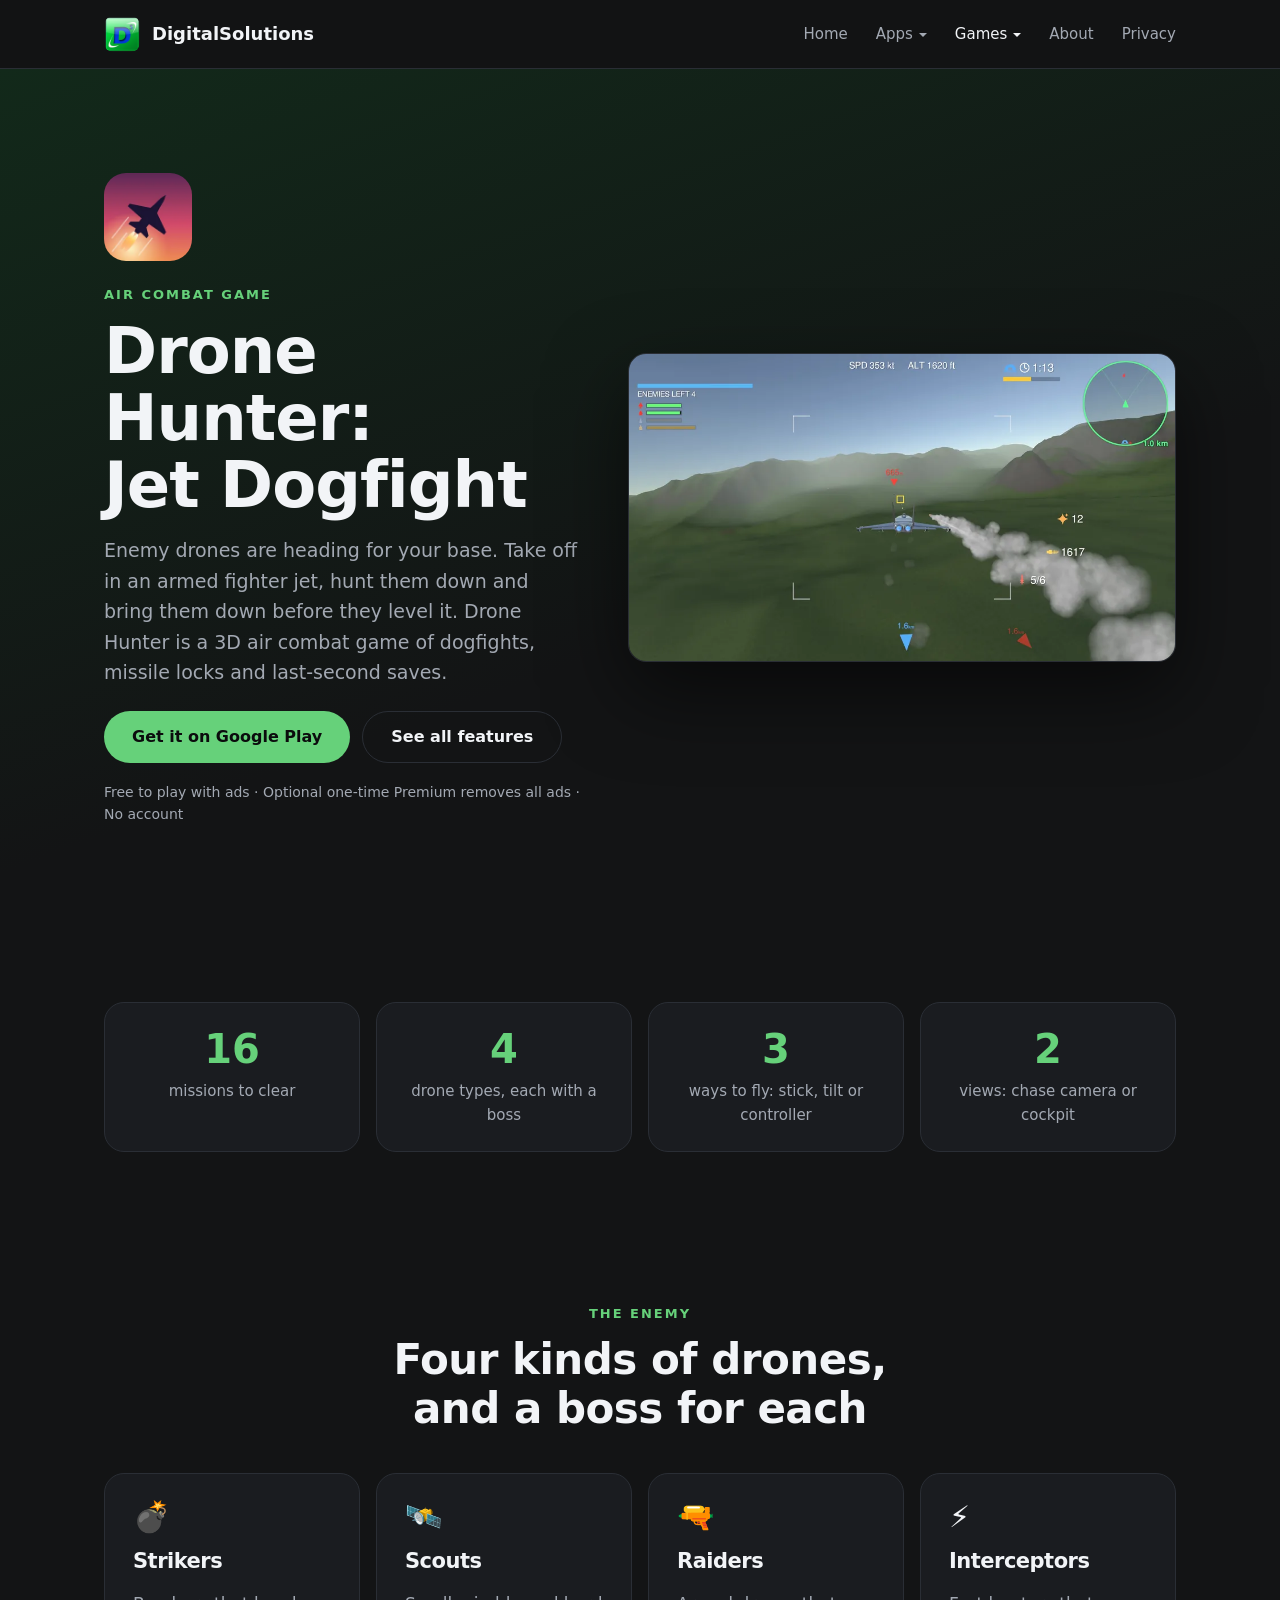
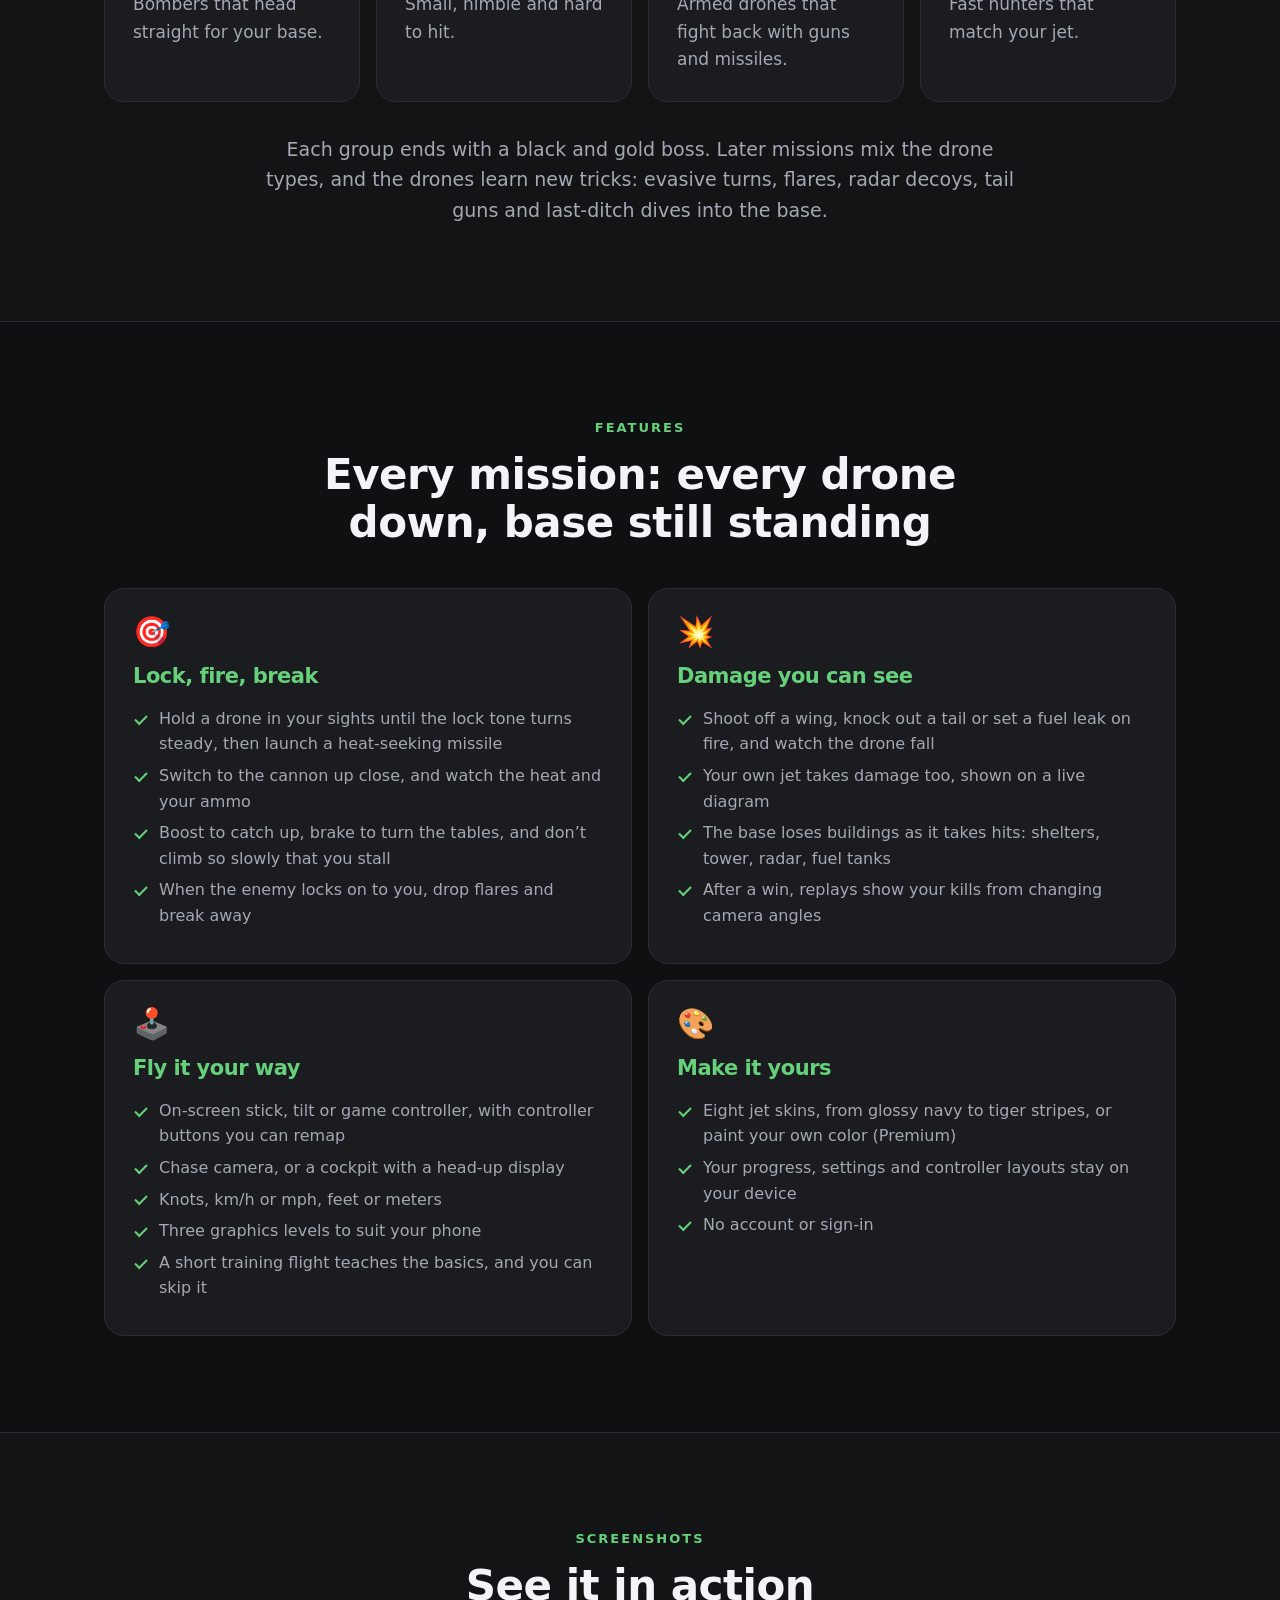
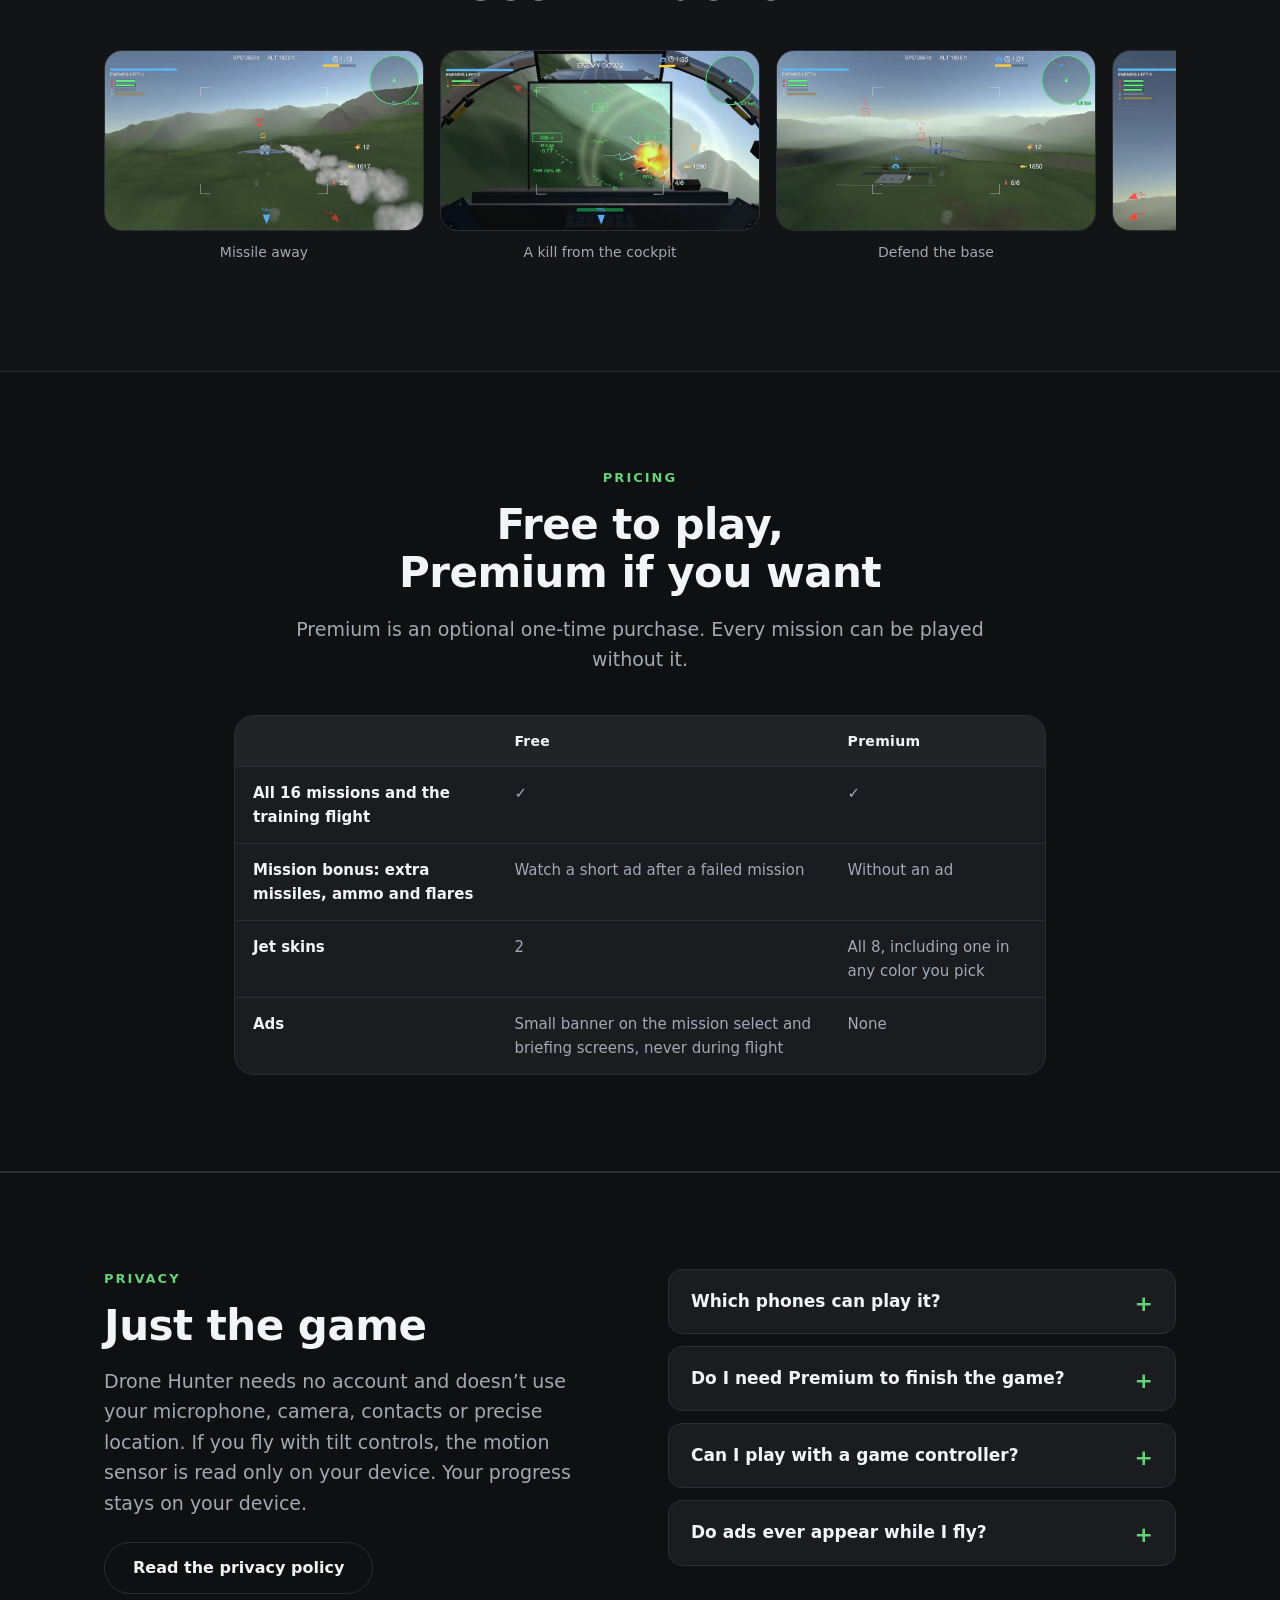
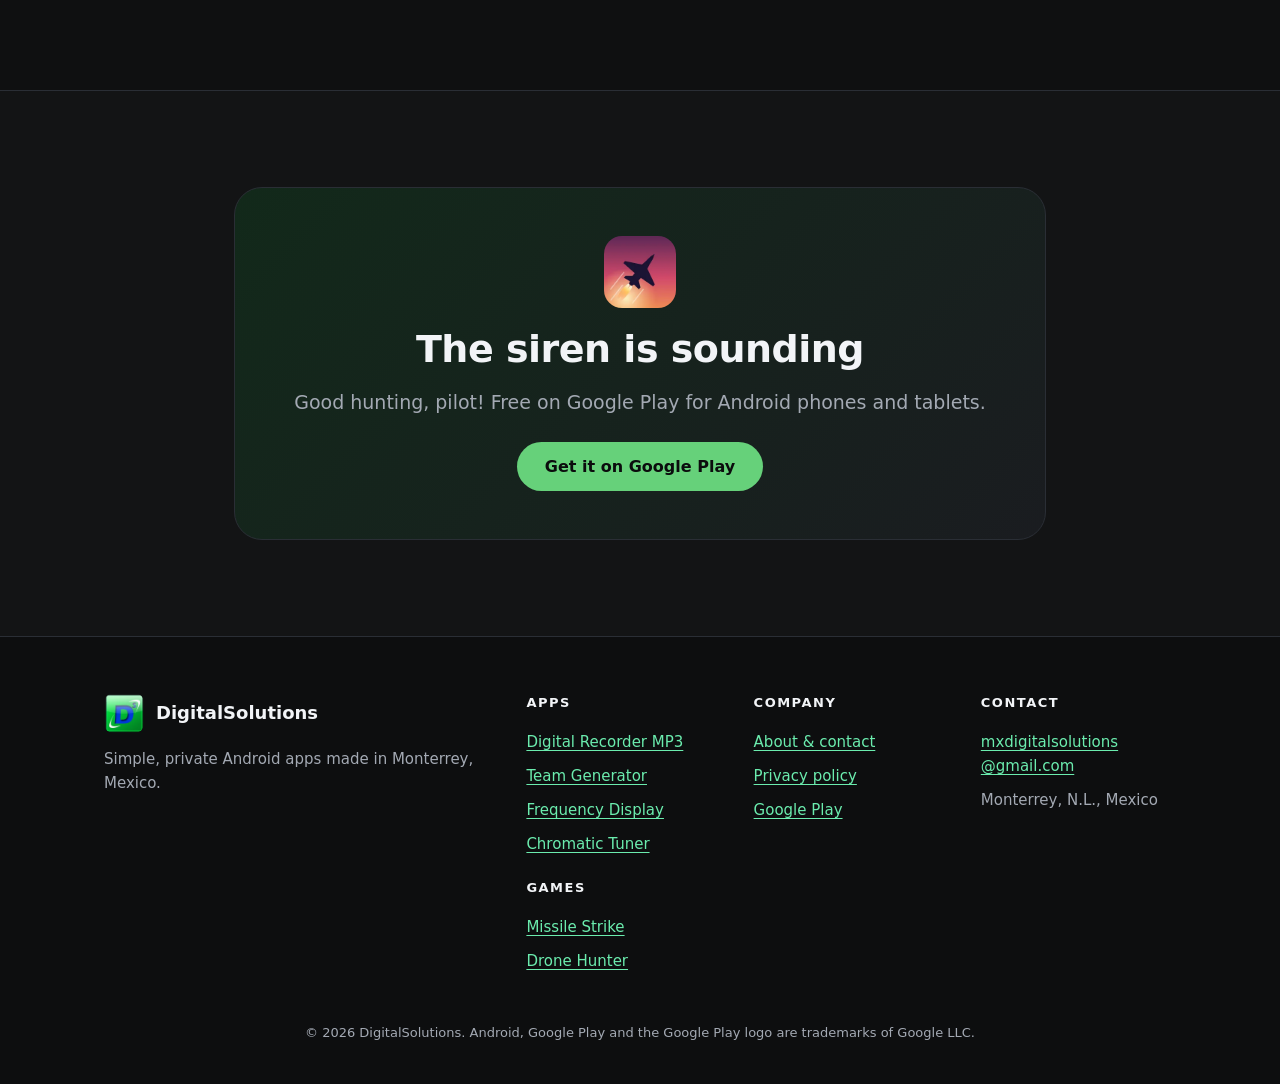
<file: apps/drone-hunter/index.html>
<!doctype html>
<html lang="en">
<head>
<meta charset="utf-8">
<title>Moved · DigitalSolutions</title>
<link rel="canonical" href="https://digitalsolutionsmx.github.io/games/drone-hunter/">
<meta name="robots" content="noindex">
<meta http-equiv="refresh" content="0; url=/games/drone-hunter/">
</head>
<body>
<p>This page has moved to <a href="/games/drone-hunter/">https://digitalsolutionsmx.github.io/games/drone-hunter/</a>.</p>
</body>
</html>
</file>
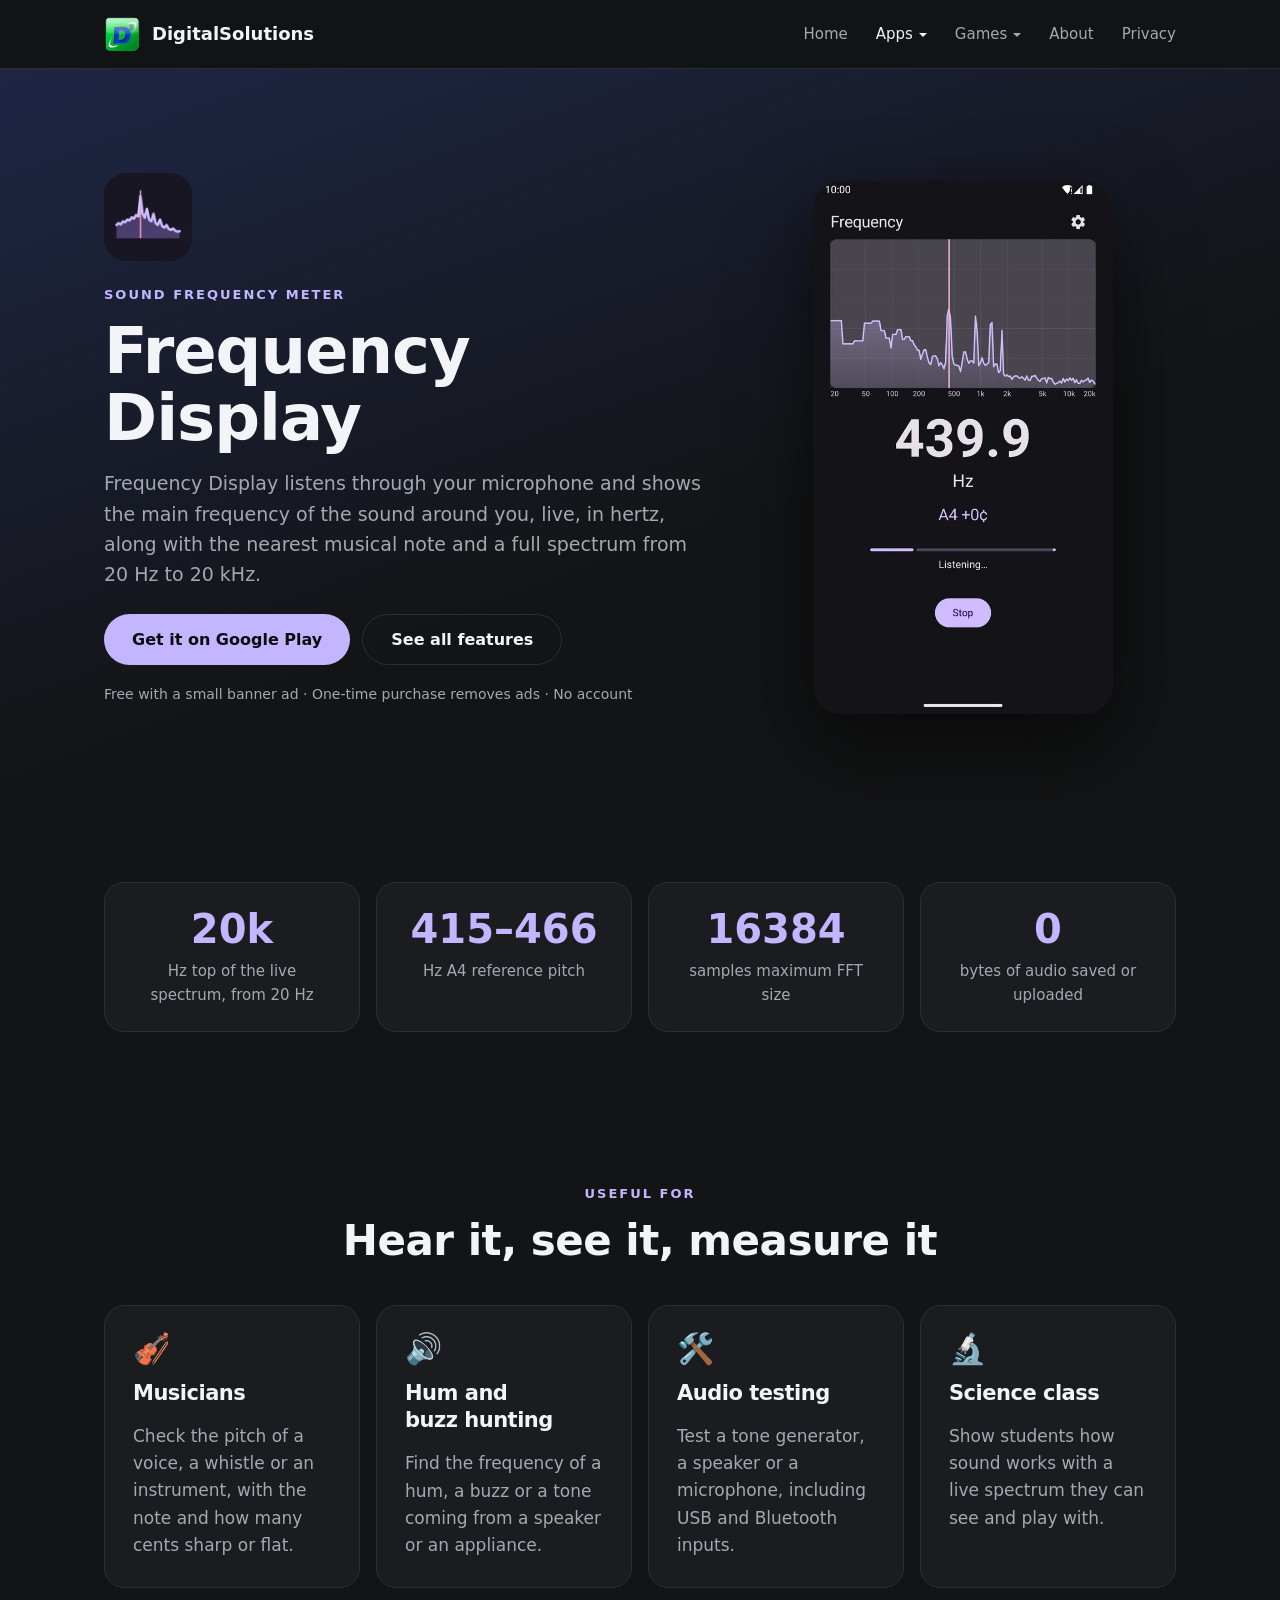
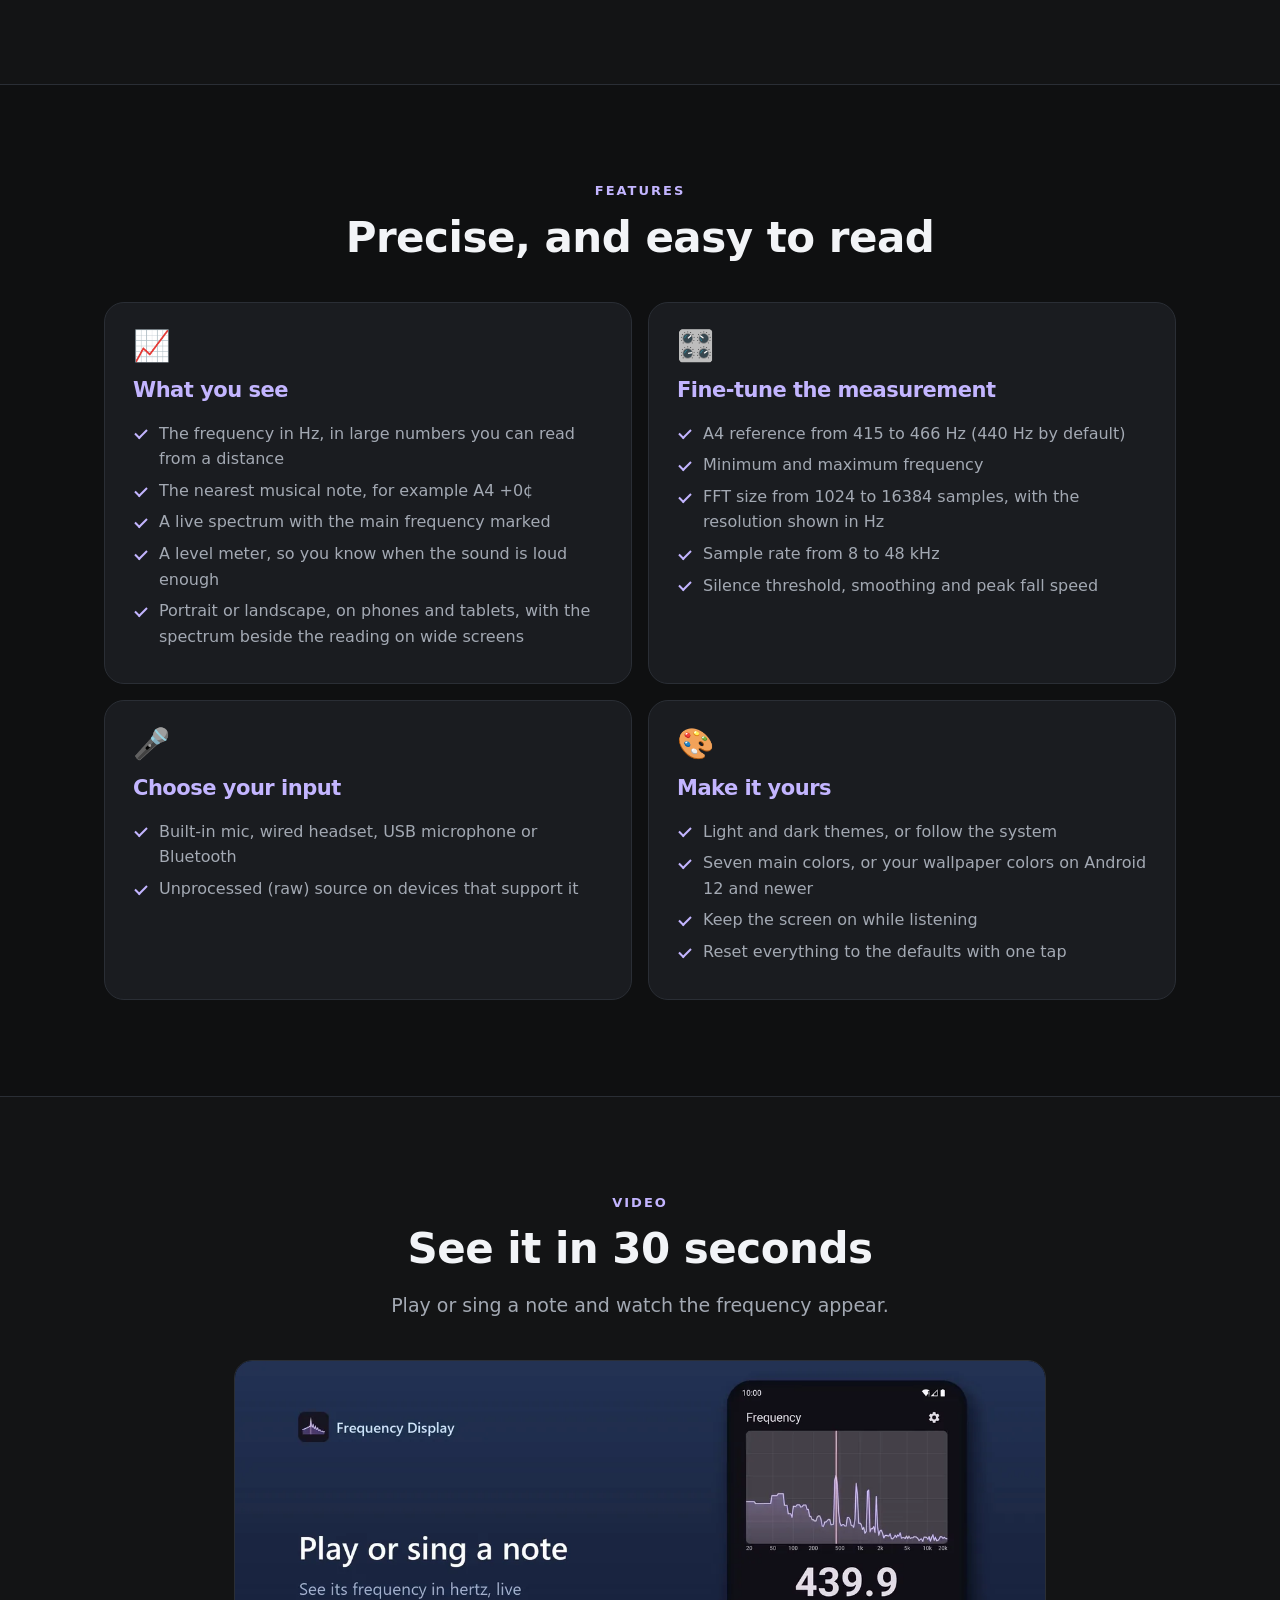
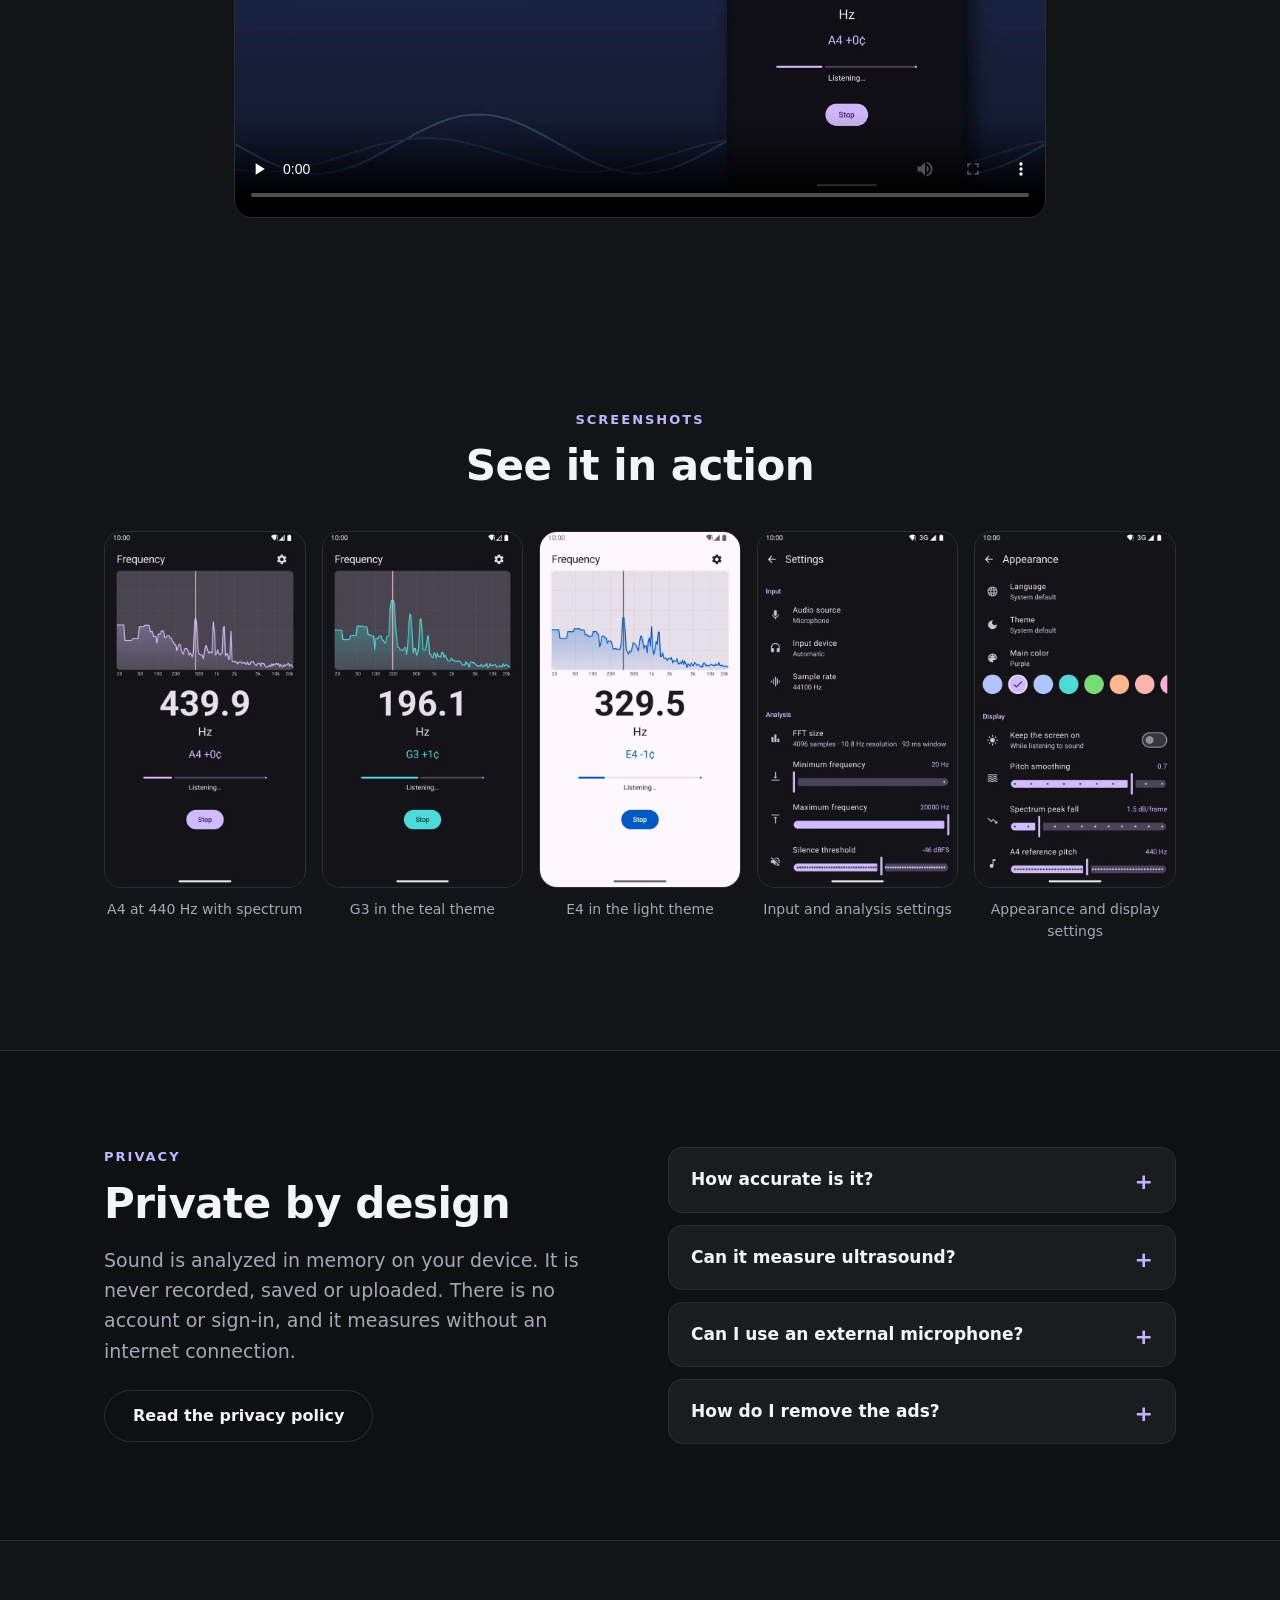
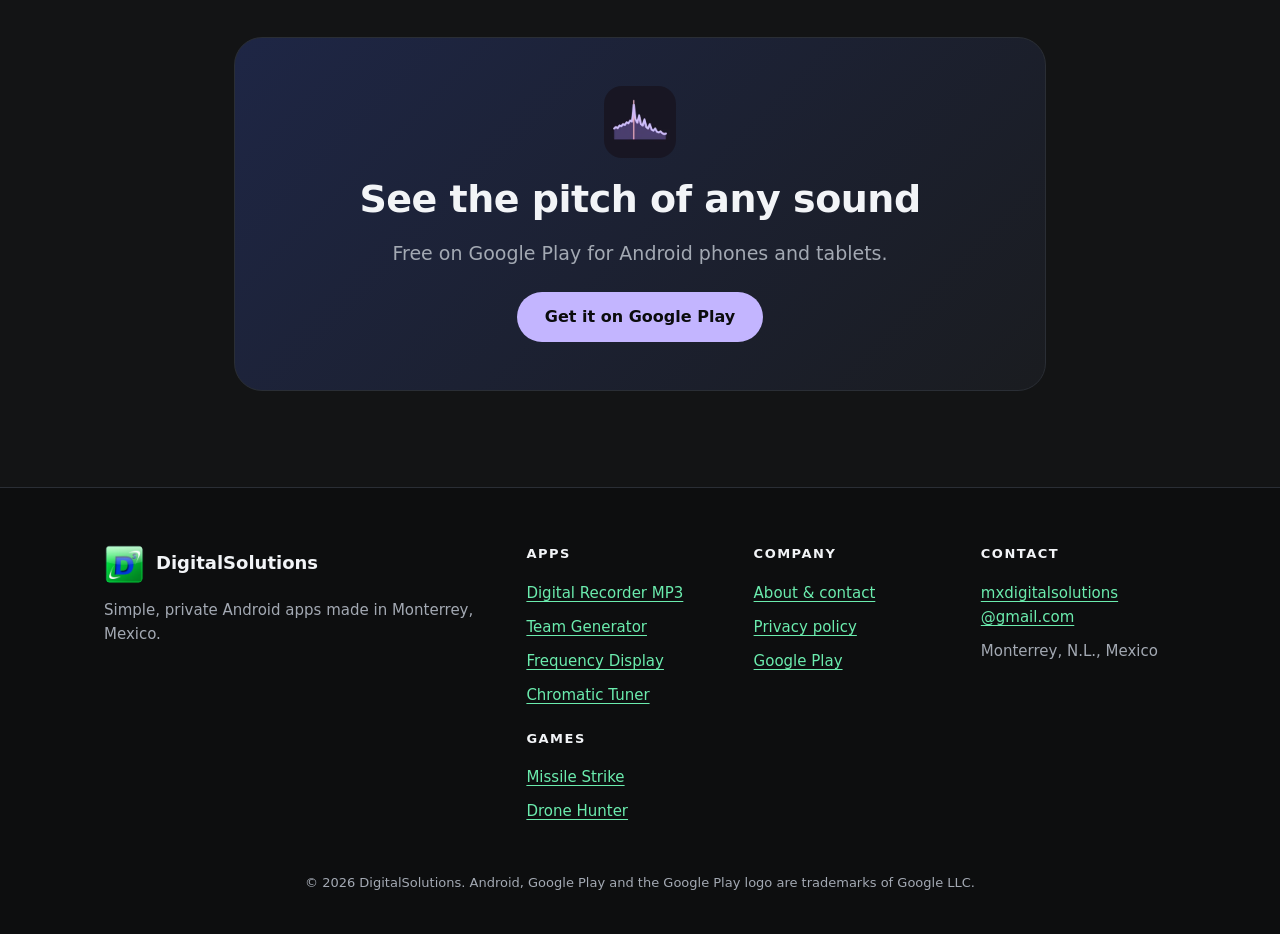
<file: apps/frequency-display/index.html>
<!doctype html>
<html lang="en">
<head>
<meta charset="utf-8">
<meta name="viewport" content="width=device-width, initial-scale=1">
<title>Frequency Display: sound frequency meter for Android · DigitalSolutions</title>
<meta name="description" content="See the frequency of any sound in Hz, the nearest musical note with cents, and a live spectrum from 20 Hz to 20 kHz. Private, offline, free on Google Play.">
<link rel="canonical" href="https://digitalsolutionsmx.github.io/apps/frequency-display/">
<meta property="og:type" content="website">
<meta property="og:site_name" content="DigitalSolutions">
<meta property="og:title" content="Frequency Display: sound frequency meter for Android">
<meta property="og:description" content="See the frequency of any sound in Hz, the nearest musical note with cents, and a live spectrum from 20 Hz to 20 kHz. Private, offline, free on Google Play.">
<meta property="og:url" content="https://digitalsolutionsmx.github.io/apps/frequency-display/">
<meta property="og:image" content="https://digitalsolutionsmx.github.io/assets/og/frequency-display.jpg">
<meta property="og:image:width" content="1024">
<meta property="og:image:height" content="500">
<meta name="twitter:card" content="summary_large_image">
<meta name="theme-color" content="#131415">
<link rel="icon" type="image/png" href="/favicon.png">
<link rel="apple-touch-icon" href="/apple-touch-icon.png">
<link rel="stylesheet" href="/assets/site.css">
<script type="application/ld+json">{"@context":"https://schema.org","@type":"SoftwareApplication","name":"Frequency Display","operatingSystem":"Android","applicationCategory":"UtilitiesApplication","description":"See the frequency of any sound in Hz, the nearest musical note with cents, and a live spectrum from 20 Hz to 20 kHz. Private, offline, free on Google Play.","url":"https://digitalsolutionsmx.github.io/apps/frequency-display/","image":"https://digitalsolutionsmx.github.io/assets/og/frequency-display.jpg","installUrl":"https://play.google.com/store/apps/details?id=com.digitalsolutions.frequency","offers":{"@type":"Offer","price":"0","priceCurrency":"USD"},"author":{"@type":"Organization","name":"DigitalSolutions","url":"https://digitalsolutionsmx.github.io/"}}</script>
</head>
<body style="--accent:#c3b5ff;--glow:#1e2645">
<a class="skip" href="#main">Skip to content</a>
<header class="site-header"><div class="wrap bar">
  <a class="brand" href="/"><img src="/assets/img/digitalsolutions-logo.webp" alt="" width="36" height="36"><span>DigitalSolutions</span></a>
  <nav class="nav" aria-label="Main"><a href="/">Home</a><div class="dd"><a href="/apps/" aria-current="page">Apps</a><div class="dd-menu"><a href="/apps/digital-recorder-mp3/">Digital Recorder MP3</a><a href="/apps/team-generator/">Team Generator</a><a href="/apps/frequency-display/">Frequency Display</a><a href="/apps/chromatic-tuner/">Chromatic Tuner</a></div></div><div class="dd"><a href="/games/">Games</a><div class="dd-menu"><a href="/games/missile-strike/">Missile Strike</a><a href="/games/drone-hunter/">Drone Hunter</a></div></div><a href="/about/">About</a><a href="/privacy-policy/">Privacy</a></nav>
  <details class="mnav"><summary aria-label="Open menu"><span></span><span></span><span></span></summary><nav class="mnav-panel" aria-label="Mobile"><a href="/">Home</a><a href="/apps/">Apps</a><a href="/apps/digital-recorder-mp3/" class="sub">Digital Recorder MP3</a><a href="/apps/team-generator/" class="sub">Team Generator</a><a href="/apps/frequency-display/" class="sub">Frequency Display</a><a href="/apps/chromatic-tuner/" class="sub">Chromatic Tuner</a><a href="/games/">Games</a><a href="/games/missile-strike/" class="sub">Missile Strike</a><a href="/games/drone-hunter/" class="sub">Drone Hunter</a><a href="/about/">About</a><a href="/privacy-policy/">Privacy</a></nav></details>
</div></header>
<main id="main">
<section class="hero hero-app"><div class="wrap hero-grid">
  <div><img src="/assets/img/frequency-display-icon.webp" alt="Frequency Display icon" width="88" height="88" class="icon icon-lg"><p class="eyebrow">Sound frequency meter</p><h1>Frequency Display</h1><p class="lead">Frequency Display listens through your microphone and shows the main frequency of the sound around you, live, in hertz, along with the nearest musical note and a full spectrum from 20 Hz to 20 kHz.</p>
  <div class="actions"><a class="btn btn-solid" href="https://play.google.com/store/apps/details?id=com.digitalsolutions.frequency&amp;referrer=utm_source%3Dwebsite%26utm_medium%3Dreferral" target="_blank" rel="noopener">Get it on Google Play</a><a class="btn btn-ghost" href="#features">See all features</a></div><p class="note">Free with a small banner ad · One-time purchase removes ads · No account</p></div>
  <div class="hero-shot"><img src="/assets/img/frequency-display-a4-440hz-spectrum.webp" alt="Frequency Display screenshot" width="540" height="960" class="phone"></div>
</div></section>
<section class="section tight"><div class="wrap"><div class="grid g4"><div class="card stat"><p class="big">20k</p><p>Hz top of the live spectrum, from 20 Hz</p></div><div class="card stat"><p class="big">415–466</p><p>Hz A4 reference pitch</p></div><div class="card stat"><p class="big">16384</p><p>samples maximum FFT size</p></div><div class="card stat"><p class="big">0</p><p>bytes of audio saved or uploaded</p></div></div></div></section>
<section class="section"><div class="wrap"><header class="section-head"><p class="eyebrow">Useful for</p><h2>Hear it, see it, measure it</h2></header><div class="grid g4"><div class="card"><p class="emoji" aria-hidden="true">🎻</p><h3>Musicians</h3><p>Check the pitch of a voice, a whistle or an instrument, with the note and how many cents sharp or flat.</p></div><div class="card"><p class="emoji" aria-hidden="true">🔊</p><h3>Hum and buzz hunting</h3><p>Find the frequency of a hum, a buzz or a tone coming from a speaker or an appliance.</p></div><div class="card"><p class="emoji" aria-hidden="true">🛠️</p><h3>Audio testing</h3><p>Test a tone generator, a speaker or a microphone, including USB and Bluetooth inputs.</p></div><div class="card"><p class="emoji" aria-hidden="true">🔬</p><h3>Science class</h3><p>Show students how sound works with a live spectrum they can see and play with.</p></div></div></div></section>
<section id="features" class="section alt"><div class="wrap"><header class="section-head"><p class="eyebrow">Features</p><h2>Precise, and easy to read</h2></header><div class="grid g2"><div class="card"><p class="emoji" aria-hidden="true">📈</p><h3 class="accent">What you see</h3><ul class="ticks"><li>The frequency in Hz, in large numbers you can read from a distance</li><li>The nearest musical note, for example A4 +0¢</li><li>A live spectrum with the main frequency marked</li><li>A level meter, so you know when the sound is loud enough</li><li>Portrait or landscape, on phones and tablets, with the spectrum beside the reading on wide screens</li></ul></div><div class="card"><p class="emoji" aria-hidden="true">🎛️</p><h3 class="accent">Fine-tune the measurement</h3><ul class="ticks"><li>A4 reference from 415 to 466 Hz (440 Hz by default)</li><li>Minimum and maximum frequency</li><li>FFT size from 1024 to 16384 samples, with the resolution shown in Hz</li><li>Sample rate from 8 to 48 kHz</li><li>Silence threshold, smoothing and peak fall speed</li></ul></div><div class="card"><p class="emoji" aria-hidden="true">🎤</p><h3 class="accent">Choose your input</h3><ul class="ticks"><li>Built-in mic, wired headset, USB microphone or Bluetooth</li><li>Unprocessed (raw) source on devices that support it</li></ul></div><div class="card"><p class="emoji" aria-hidden="true">🎨</p><h3 class="accent">Make it yours</h3><ul class="ticks"><li>Light and dark themes, or follow the system</li><li>Seven main colors, or your wallpaper colors on Android 12 and newer</li><li>Keep the screen on while listening</li><li>Reset everything to the defaults with one tap</li></ul></div></div></div></section>
<section class="section"><div class="wrap narrow"><header class="section-head"><p class="eyebrow">Video</p><h2>See it in 30 seconds</h2><p class="lead">Play or sing a note and watch the frequency appear.</p></header><figure class="video"><video controls playsinline preload="none" poster="/assets/img/frequency-display-poster.webp" width="1920" height="1080"><source src="/assets/video/frequency-display-promo.mp4" type="video/mp4"></video></figure></div></section>
<section class="section"><div class="wrap"><header class="section-head"><p class="eyebrow">Screenshots</p><h2>See it in action</h2></header><div class="shots"><figure><img src="/assets/img/frequency-display-a4-440hz-spectrum.webp" alt="A4 at 440 Hz with spectrum" width="540" height="960" loading="lazy"><figcaption>A4 at 440 Hz with spectrum</figcaption></figure><figure><img src="/assets/img/frequency-display-g3-teal-theme.webp" alt="G3 in the teal theme" width="540" height="960" loading="lazy"><figcaption>G3 in the teal theme</figcaption></figure><figure><img src="/assets/img/frequency-display-e4-light-theme.webp" alt="E4 in the light theme" width="540" height="960" loading="lazy"><figcaption>E4 in the light theme</figcaption></figure><figure><img src="/assets/img/frequency-display-settings-input-analysis.webp" alt="Input and analysis settings" width="540" height="960" loading="lazy"><figcaption>Input and analysis settings</figcaption></figure><figure><img src="/assets/img/frequency-display-settings-appearance-display.webp" alt="Appearance and display settings" width="540" height="960" loading="lazy"><figcaption>Appearance and display settings</figcaption></figure></div></div></section>
<section class="section alt"><div class="wrap"><div class="two-col"><div><p class="eyebrow">Privacy</p><h2>Private by design</h2><p class="lead">Sound is analyzed in memory on your device. It is never recorded, saved or uploaded. There is no account or sign-in, and it measures without an internet connection.</p><div class="actions"><a class="btn btn-ghost" href="/privacy-policy/#frequency-display">Read the privacy policy</a></div></div><div class="faq"><details><summary>How accurate is it?</summary><p>Accuracy depends on the FFT size and sample rate. Settings show the resulting resolution in Hz, and larger FFT sizes give finer readings for steady tones.</p></details><details><summary>Can it measure ultrasound?</summary><p>It shows up to 20 kHz, the top of human hearing. What your phone can pick up near that limit depends on its microphone.</p></details><details><summary>Can I use an external microphone?</summary><p>Yes. Pick a wired headset, a USB microphone or a Bluetooth input as the audio source.</p></details><details><summary>How do I remove the ads?</summary><p>A one-time purchase in the app removes the banner for good, and it is restored automatically with the same Google account.</p></details></div></div></div></section>
<section class="section"><div class="wrap narrow"><div class="card cta"><img src="/assets/img/frequency-display-icon.webp" alt="Frequency Display icon" width="72" height="72" class="icon"><h2>See the pitch of any sound</h2><p class="lead">Free on Google Play for Android phones and tablets.</p><div class="actions center"><a class="btn btn-solid" href="https://play.google.com/store/apps/details?id=com.digitalsolutions.frequency&amp;referrer=utm_source%3Dwebsite%26utm_medium%3Dreferral" target="_blank" rel="noopener">Get it on Google Play</a></div></div></div></section>
</main>
<footer class="site-footer"><div class="wrap">
  <div class="foot-grid">
    <div><a class="brand" href="/"><img src="/assets/img/digitalsolutions-logo.webp" alt="" width="40" height="40" loading="lazy"><span>DigitalSolutions</span></a><p>Simple, private Android apps made in Monterrey, Mexico.</p></div>
    <div><p class="foot-head">Apps</p><a href="/apps/digital-recorder-mp3/">Digital Recorder MP3</a><a href="/apps/team-generator/">Team Generator</a><a href="/apps/frequency-display/">Frequency Display</a><a href="/apps/chromatic-tuner/">Chromatic Tuner</a><p class="foot-head">Games</p><a href="/games/missile-strike/">Missile Strike</a><a href="/games/drone-hunter/">Drone Hunter</a></div>
    <div><p class="foot-head">Company</p><a href="/about/">About &amp; contact</a><a href="/privacy-policy/">Privacy policy</a><a href="https://play.google.com/store/apps/dev?id=5730093777054763174" target="_blank" rel="noopener">Google Play</a></div>
    <div><p class="foot-head">Contact</p><a href="mailto:mxdigitalsolutions@gmail.com">mxdigitalsolutions<wbr>@gmail.com</a><p>Monterrey, N.L., Mexico</p></div>
  </div>
  <p class="legal">© 2026 DigitalSolutions. Android, Google Play and the Google Play logo are trademarks of Google LLC.</p>
</div></footer>
</body>
</html>
</file>
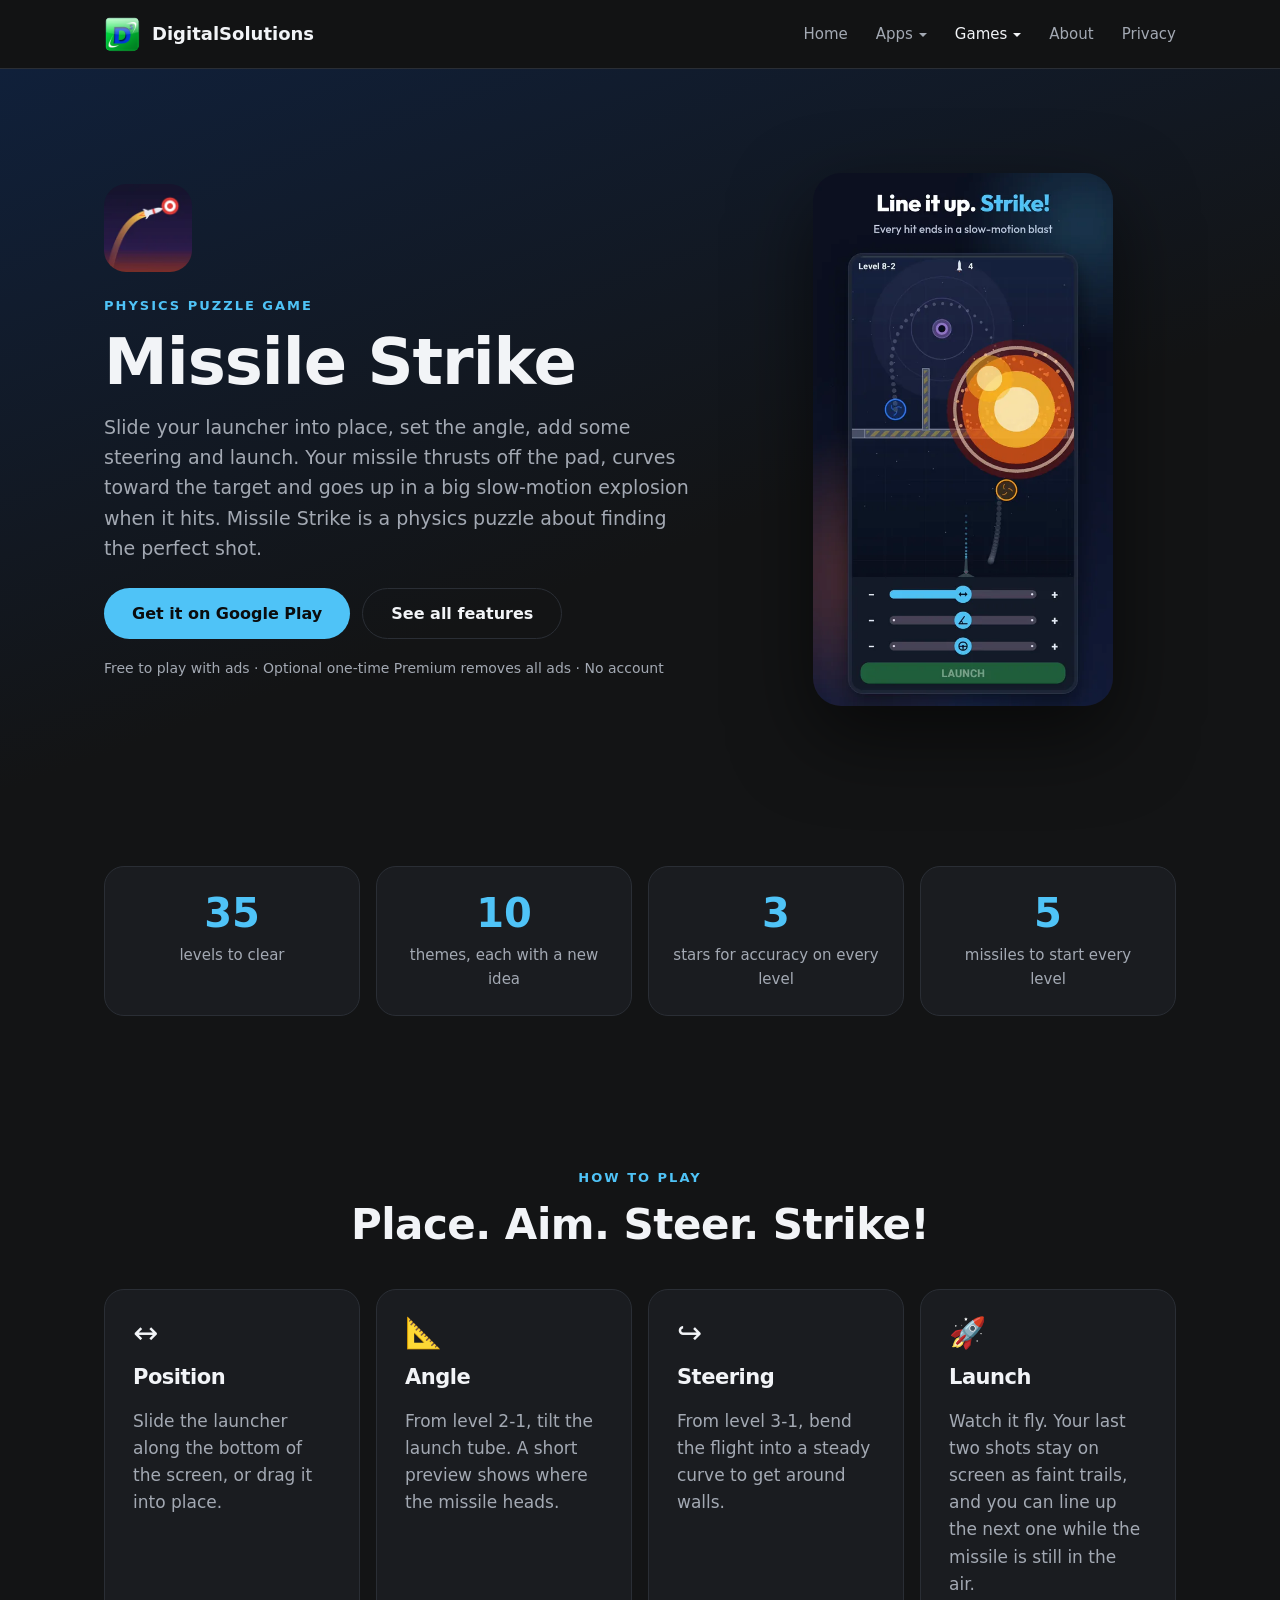
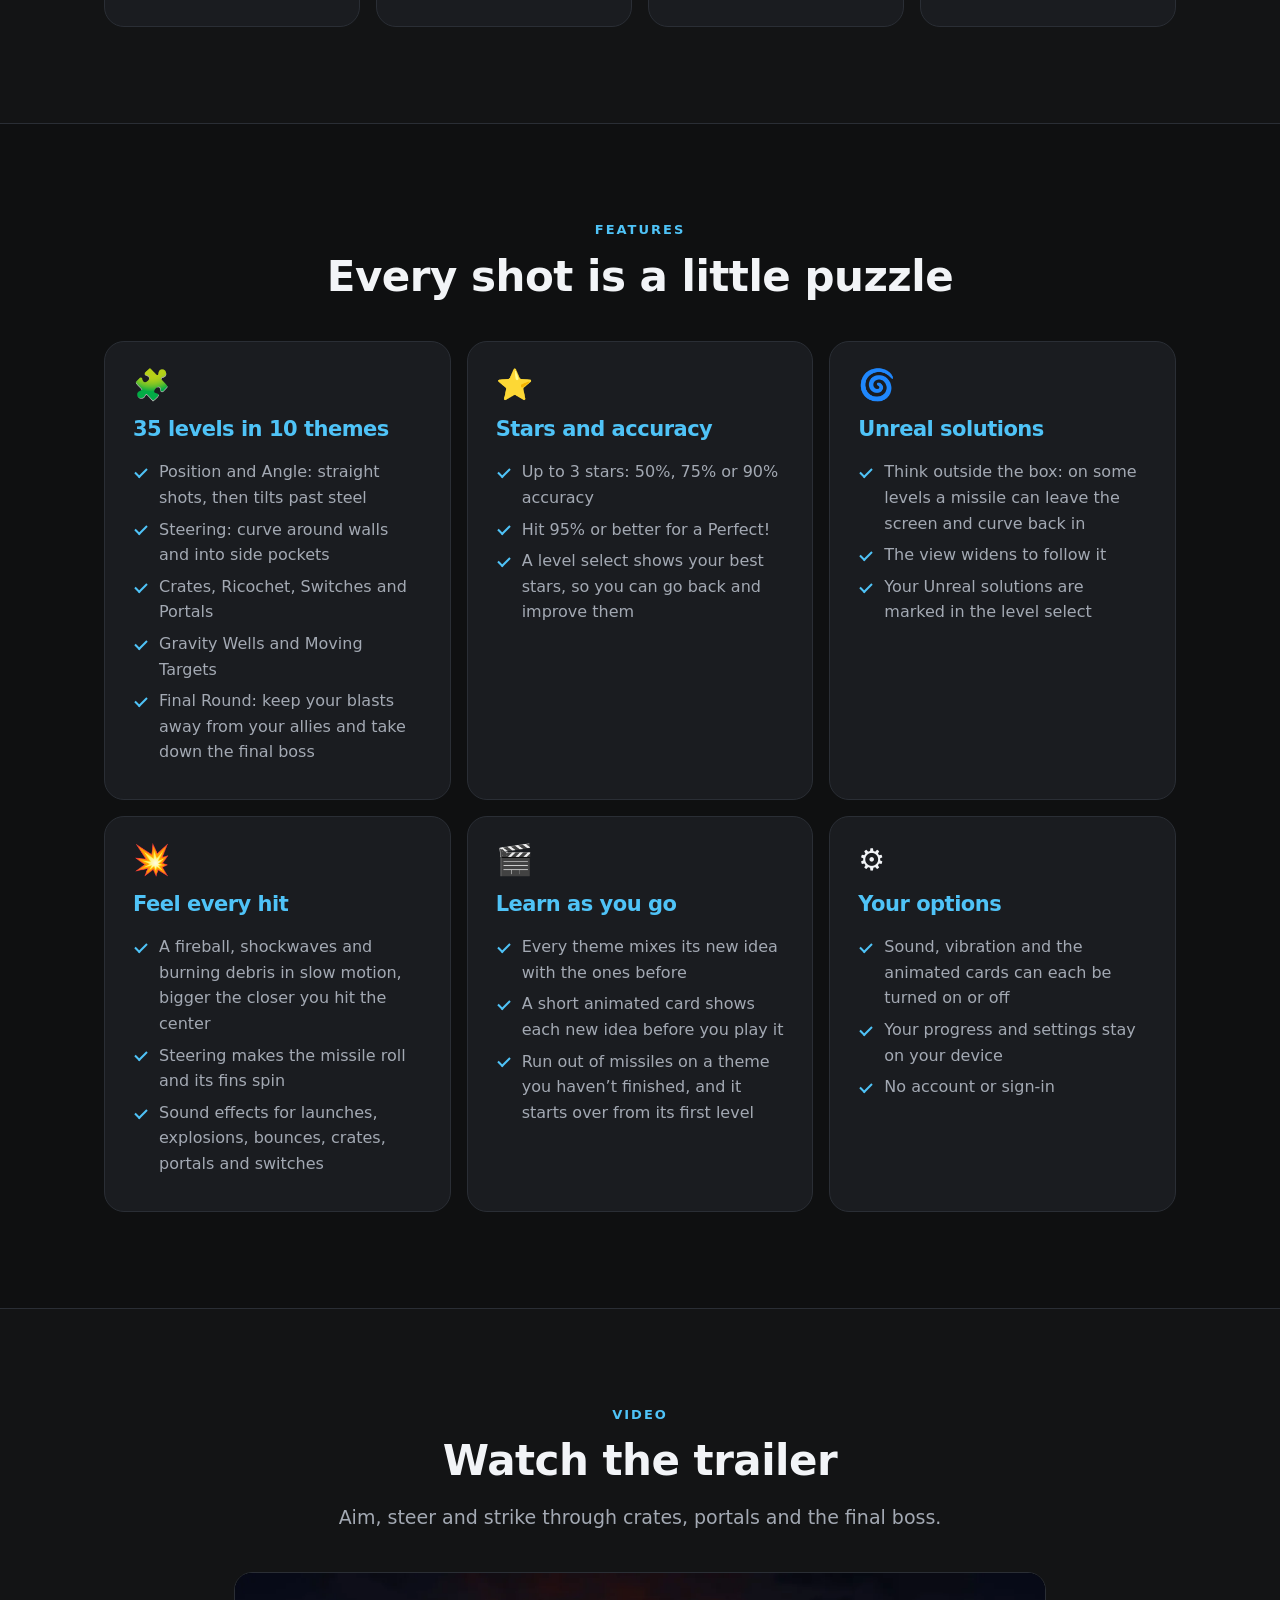
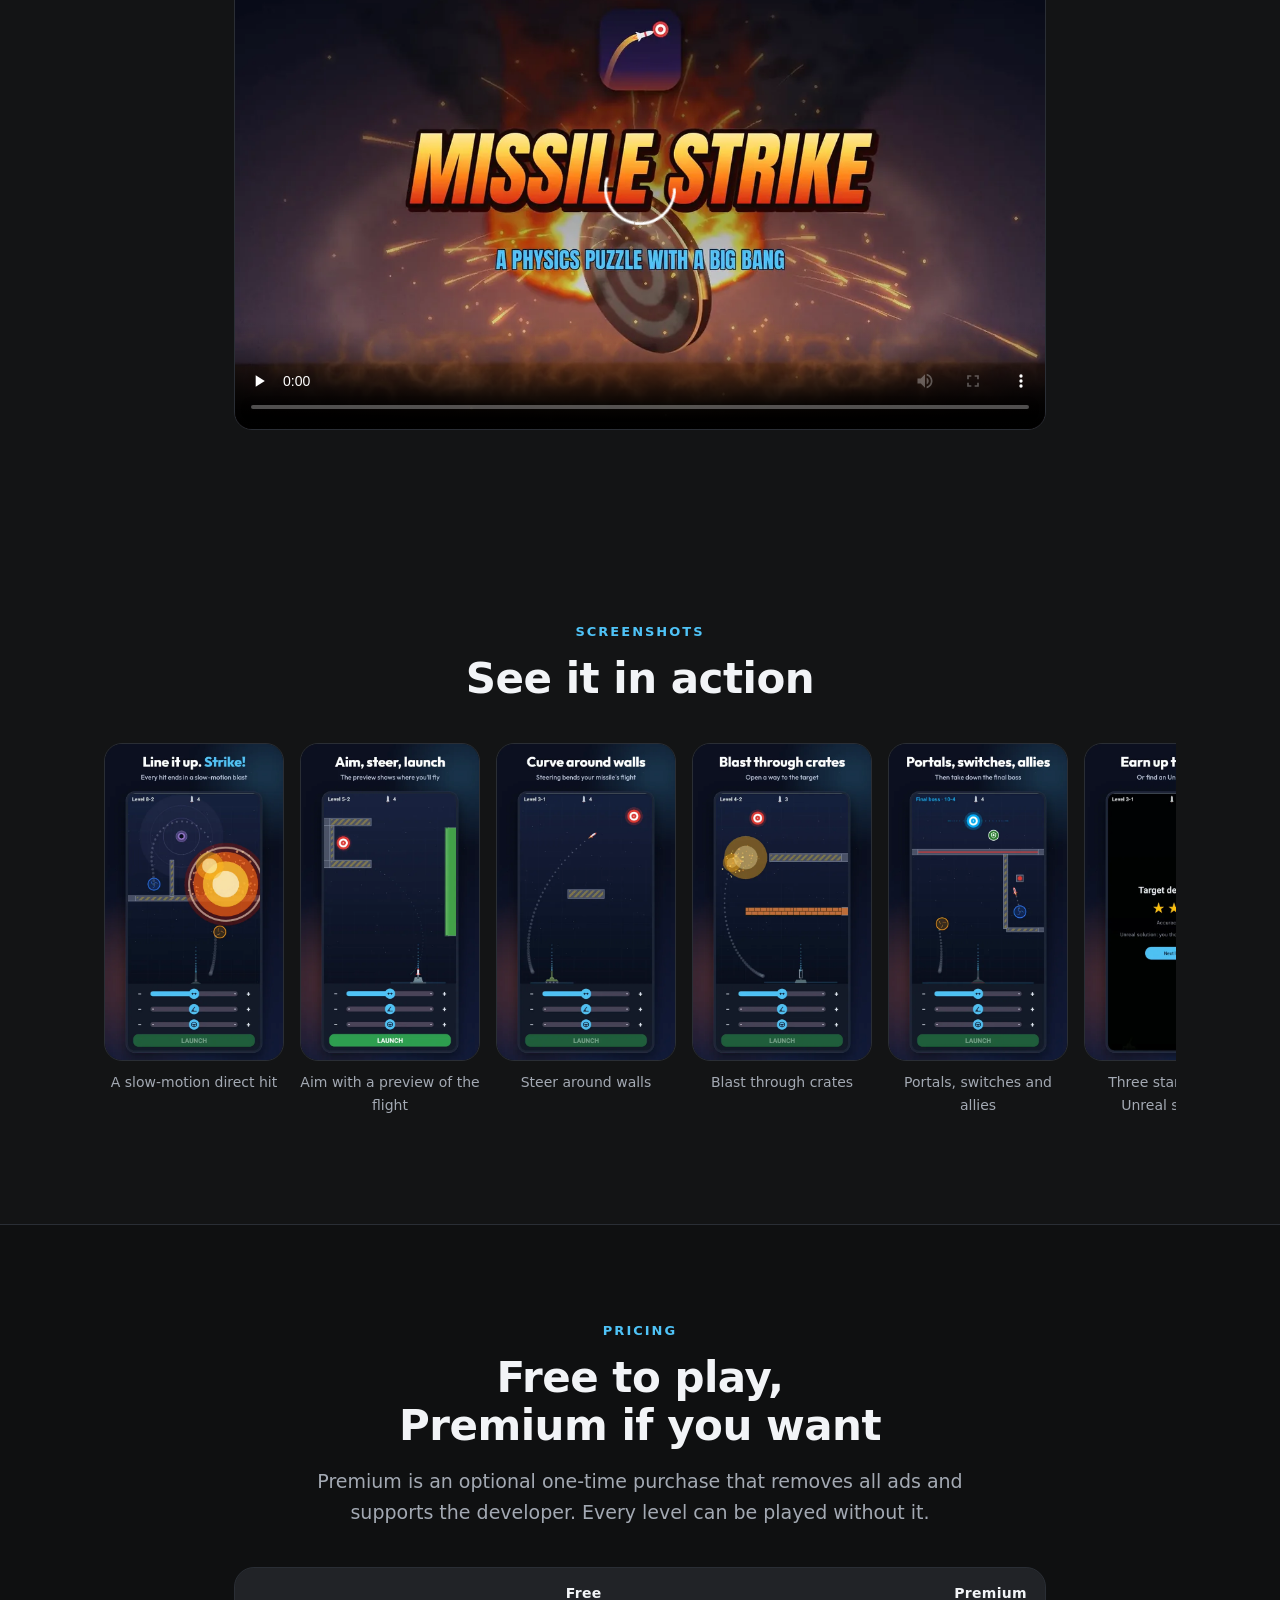
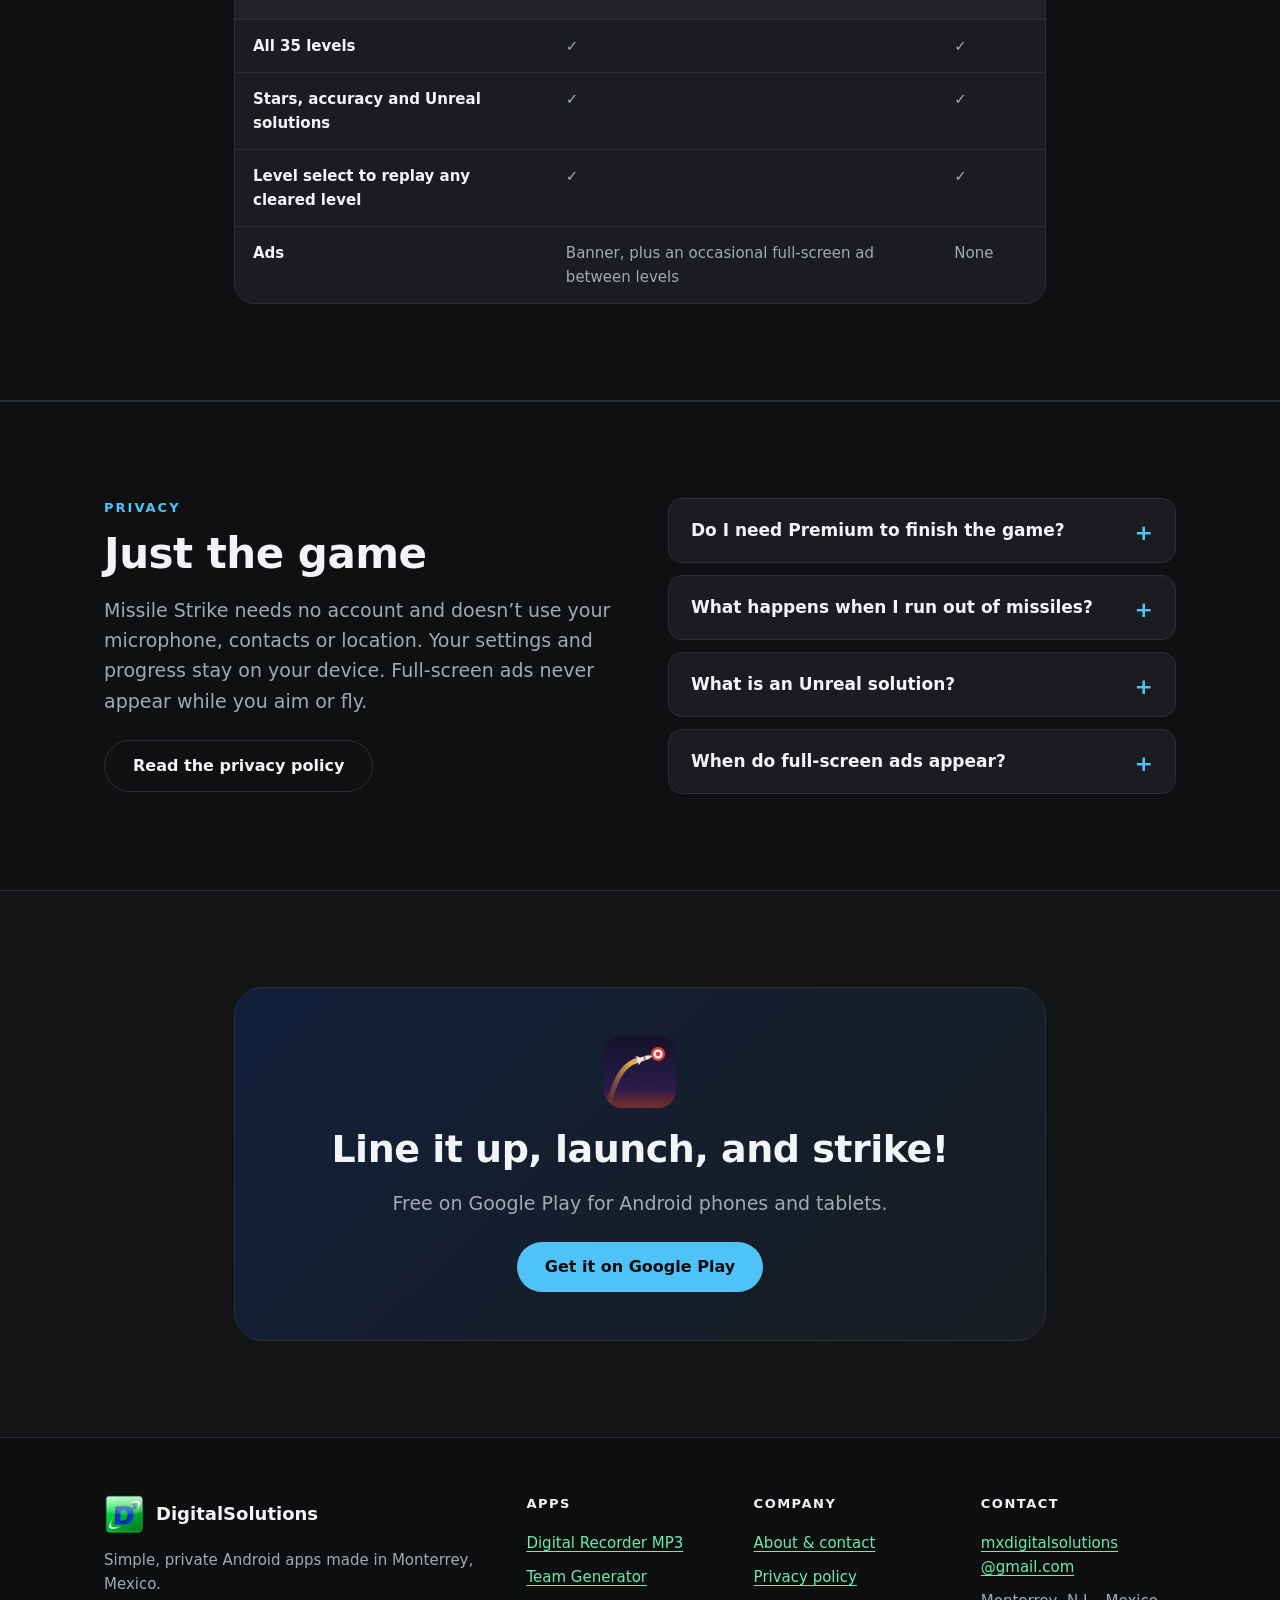
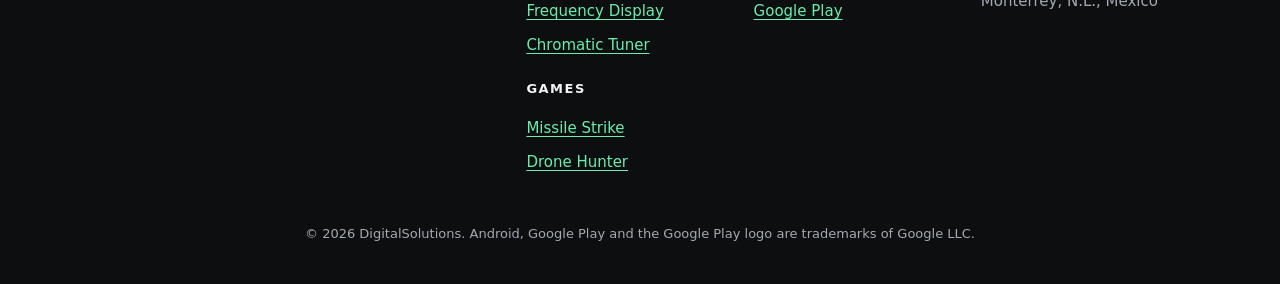
<file: apps/missile-strike/index.html>
<!doctype html>
<html lang="en">
<head>
<meta charset="utf-8">
<title>Moved · DigitalSolutions</title>
<link rel="canonical" href="https://digitalsolutionsmx.github.io/games/missile-strike/">
<meta name="robots" content="noindex">
<meta http-equiv="refresh" content="0; url=/games/missile-strike/">
</head>
<body>
<p>This page has moved to <a href="/games/missile-strike/">https://digitalsolutionsmx.github.io/games/missile-strike/</a>.</p>
</body>
</html>
</file>
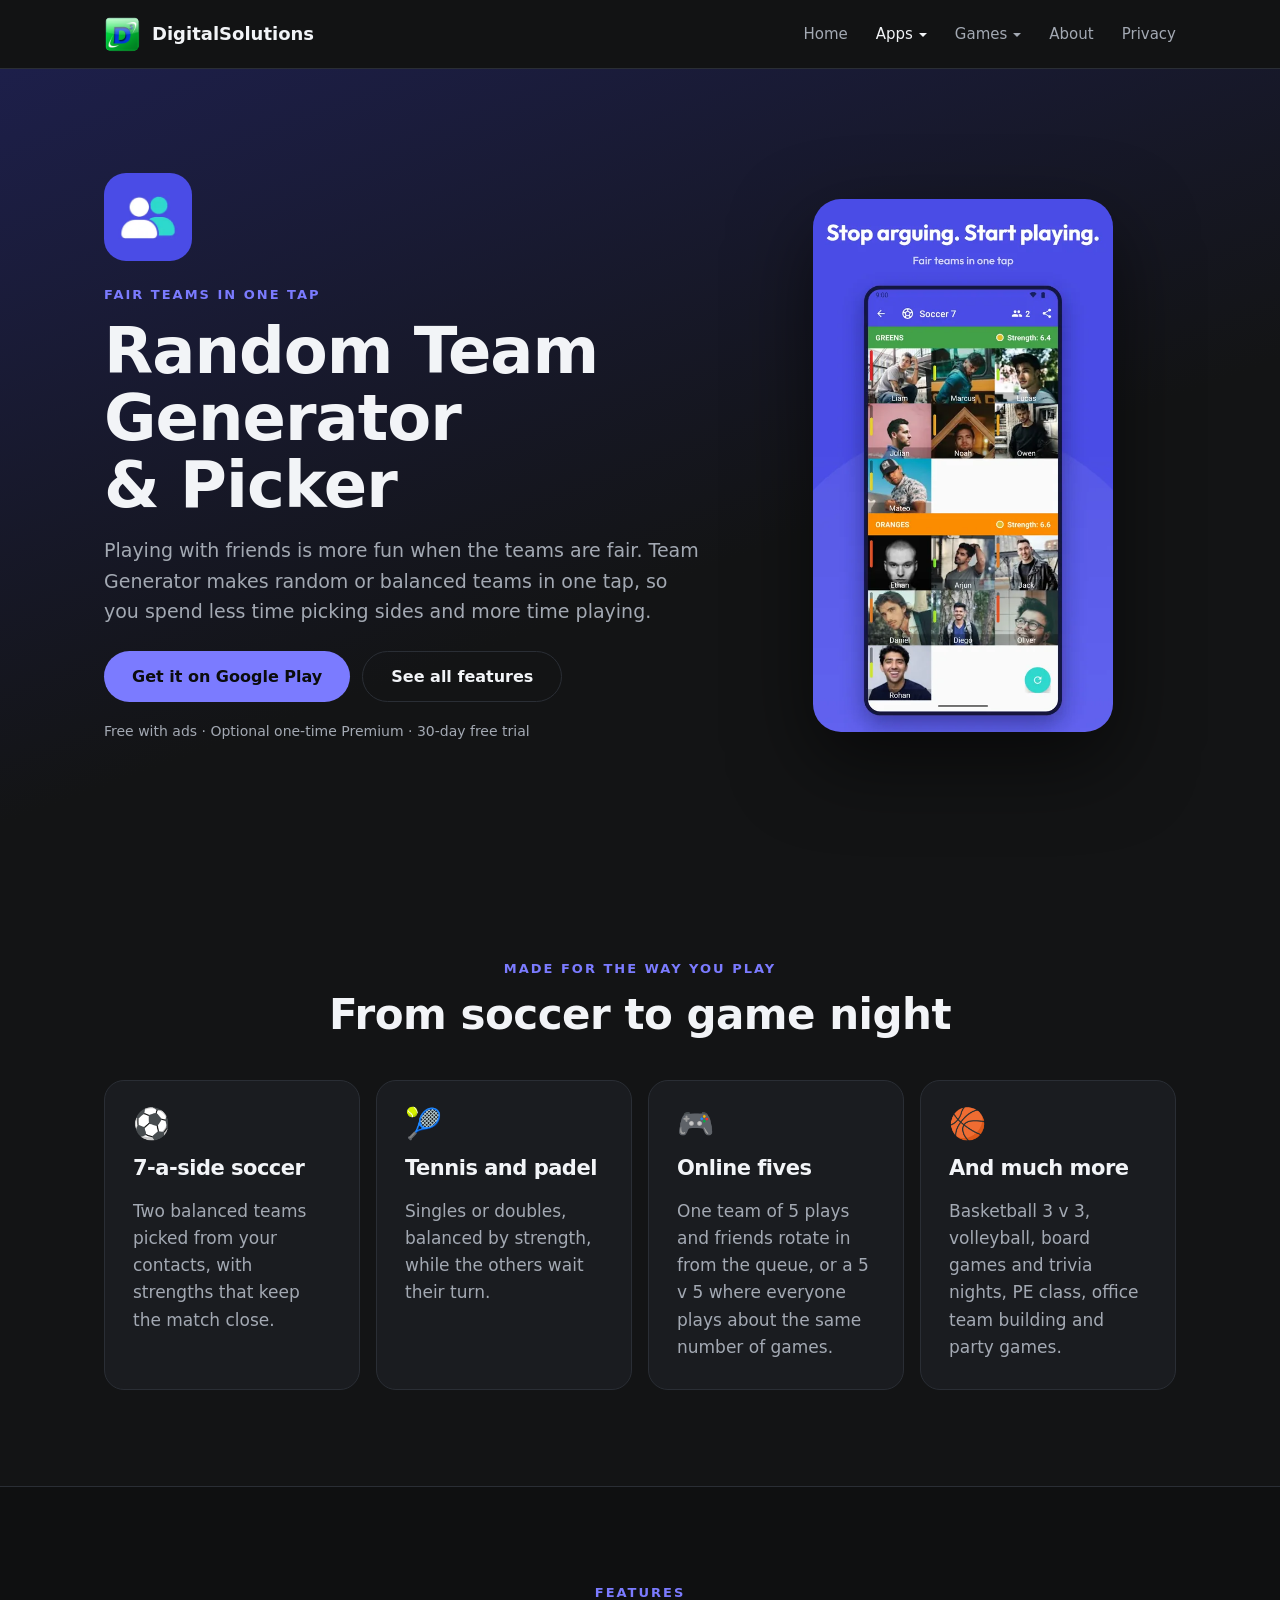
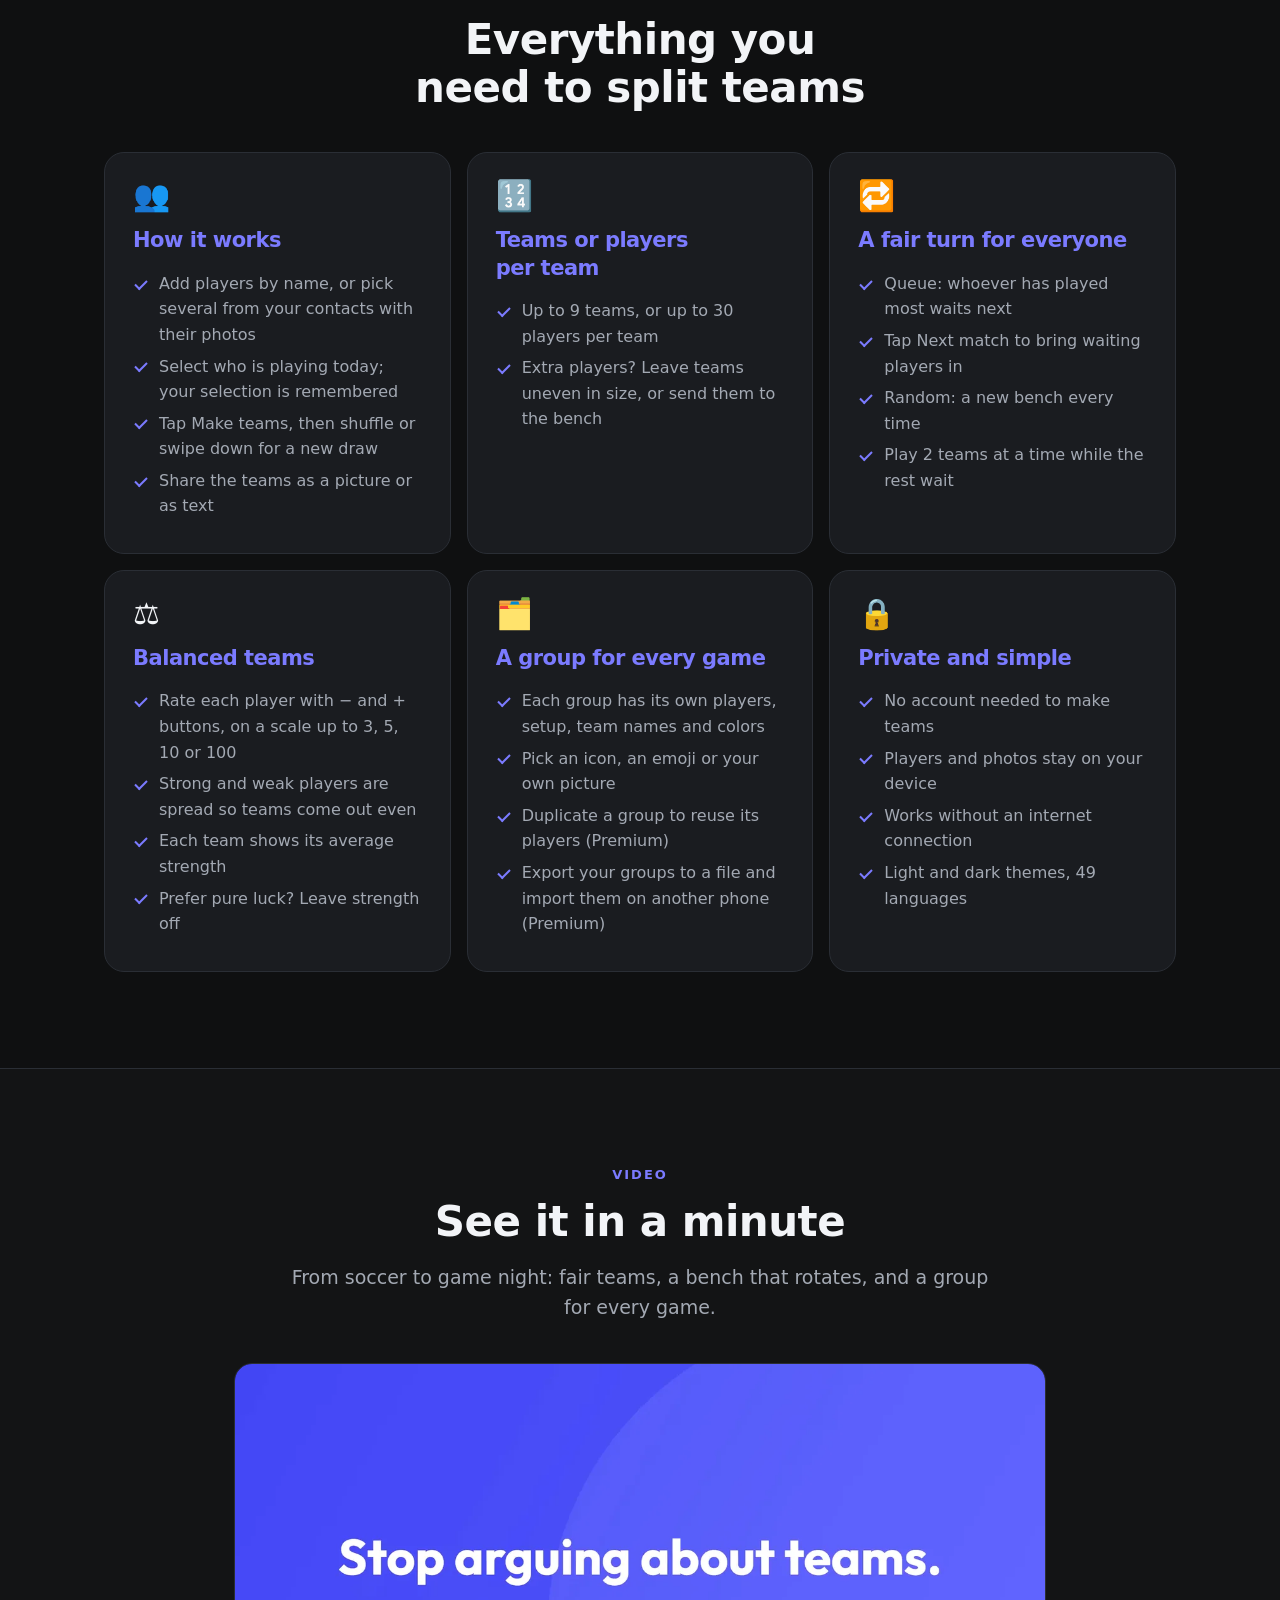
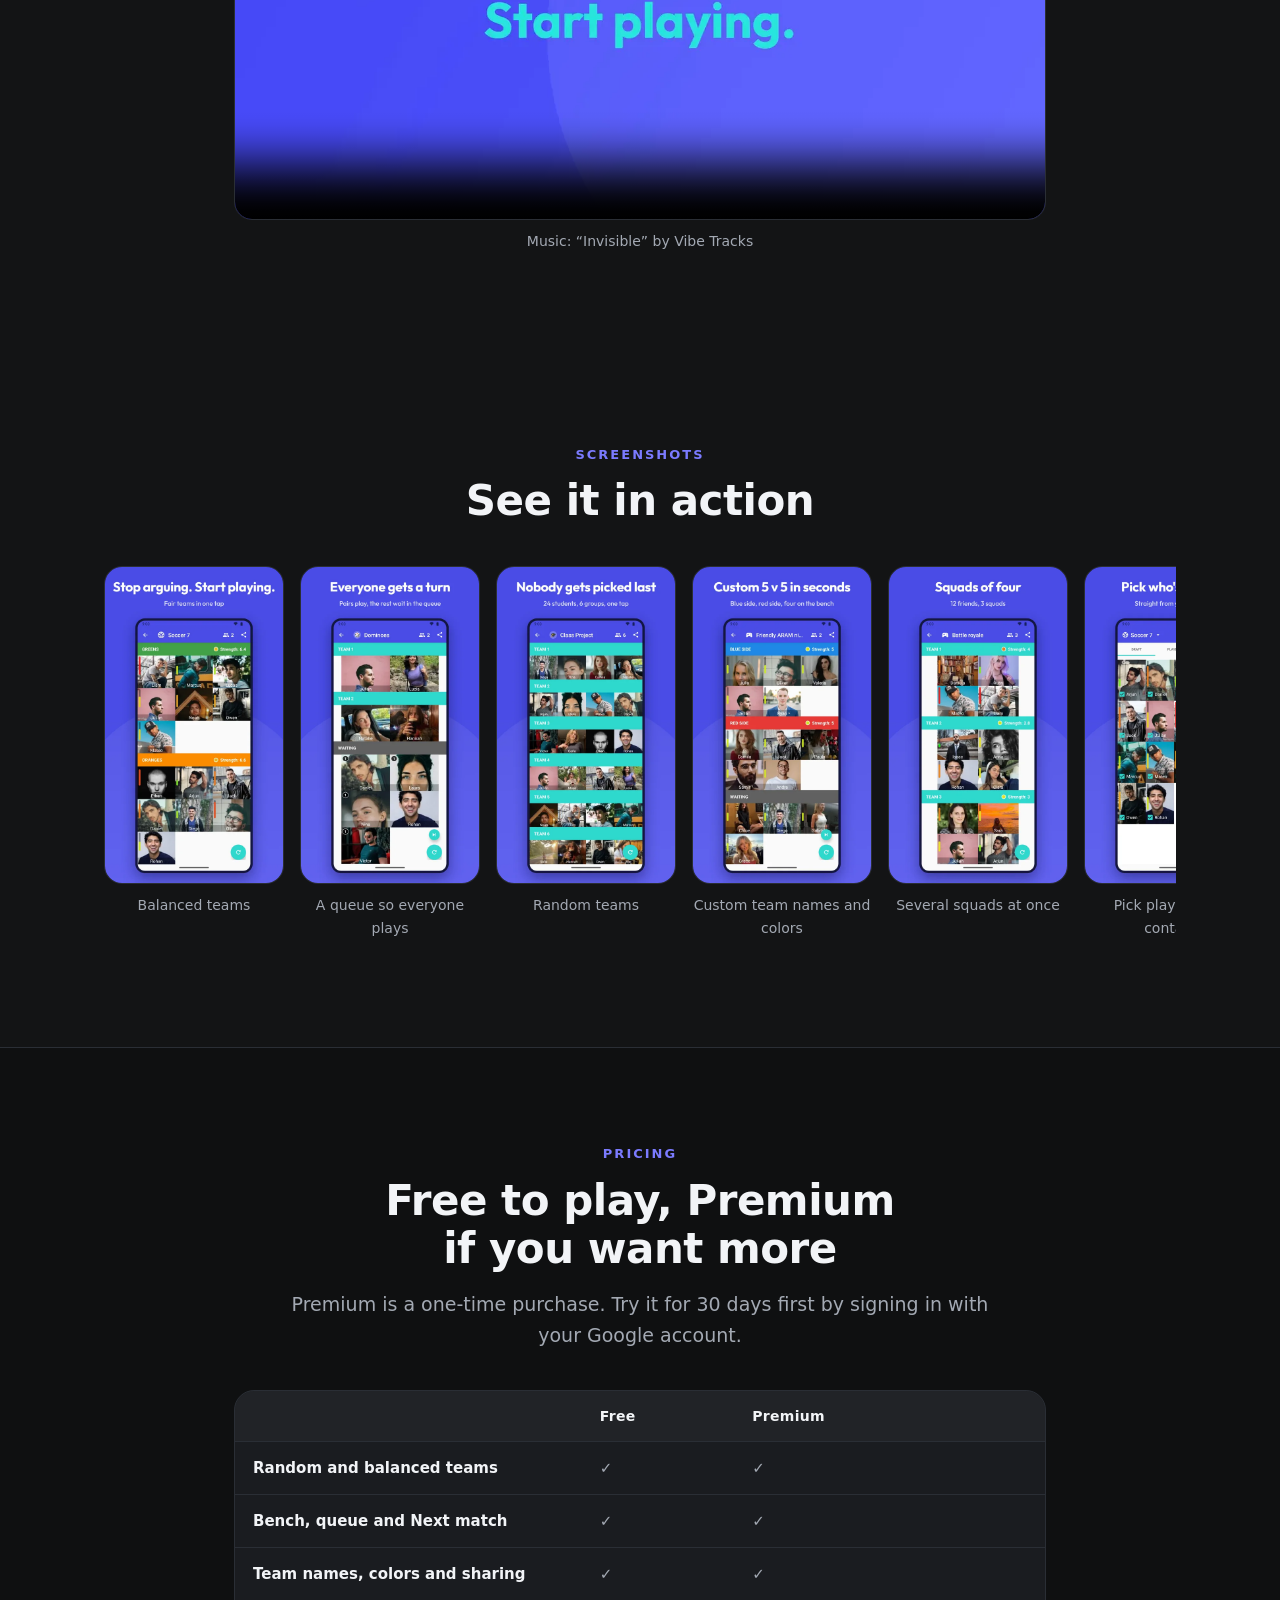
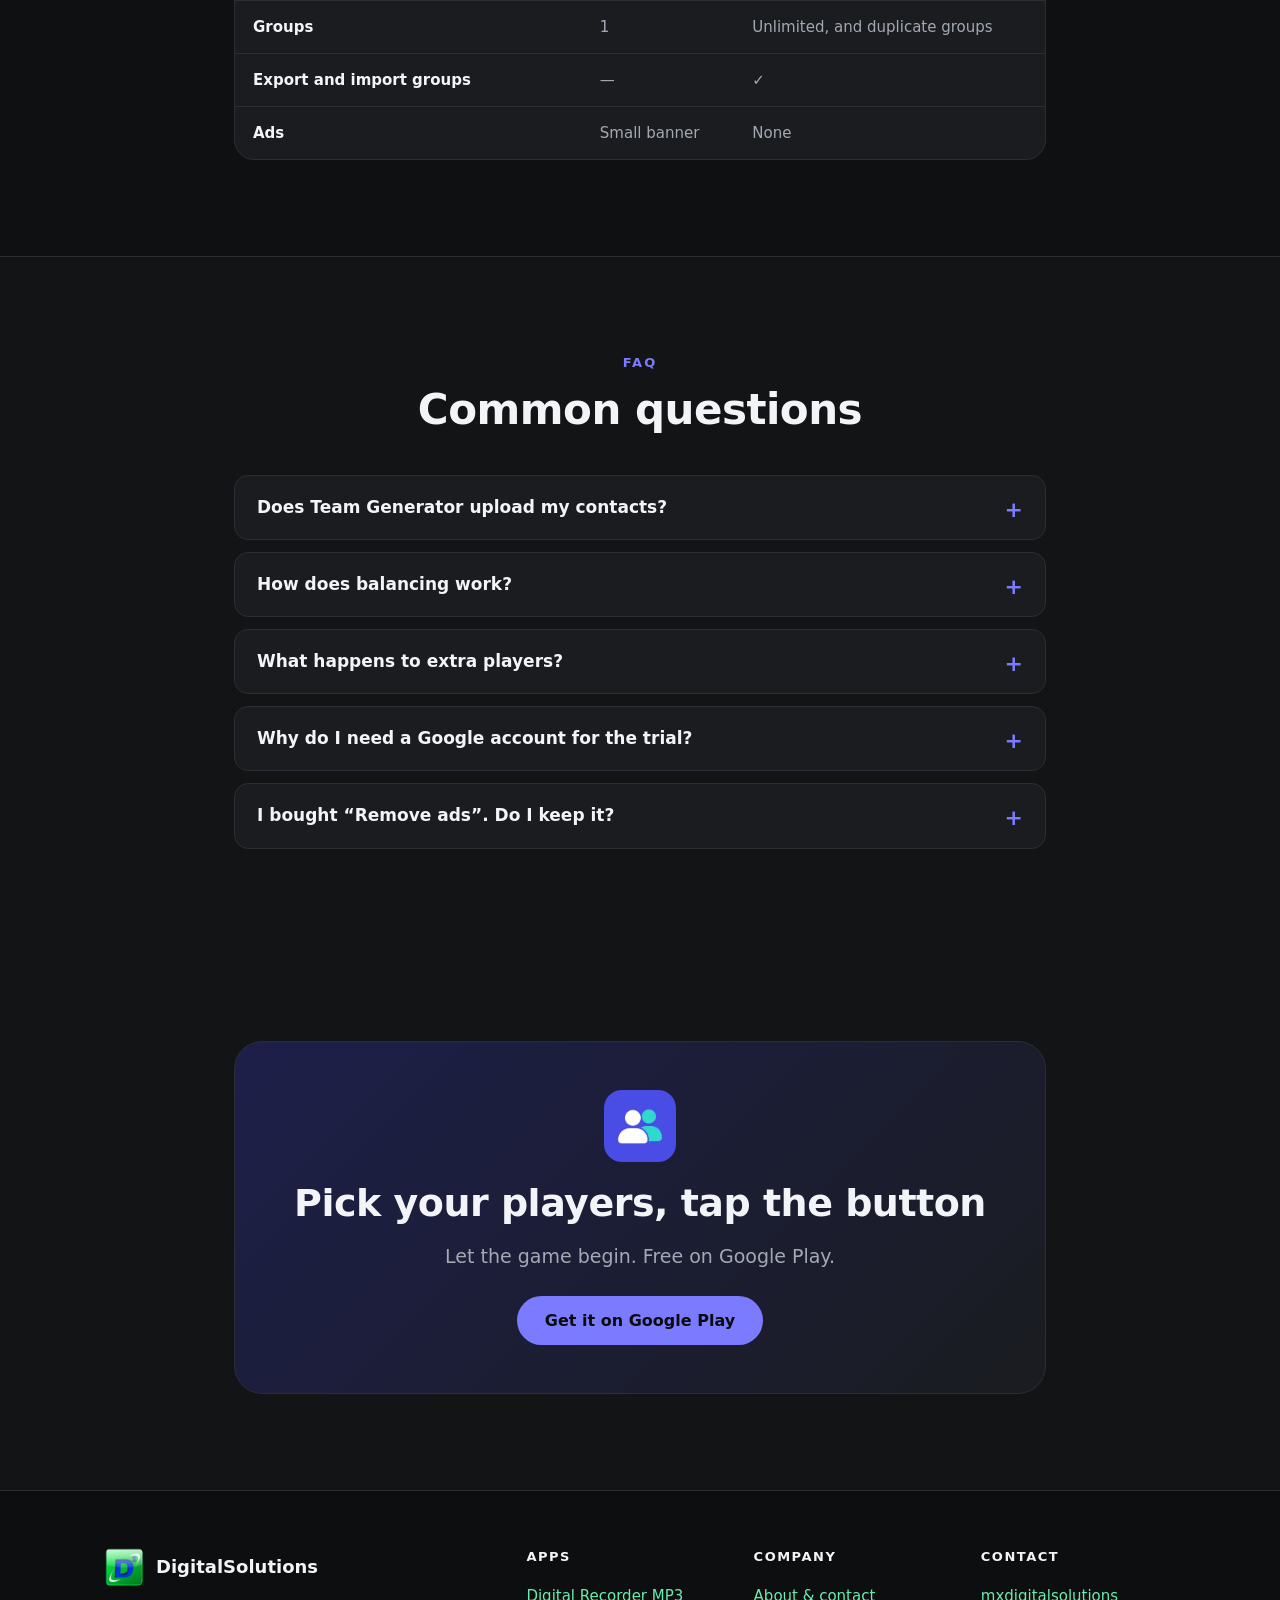
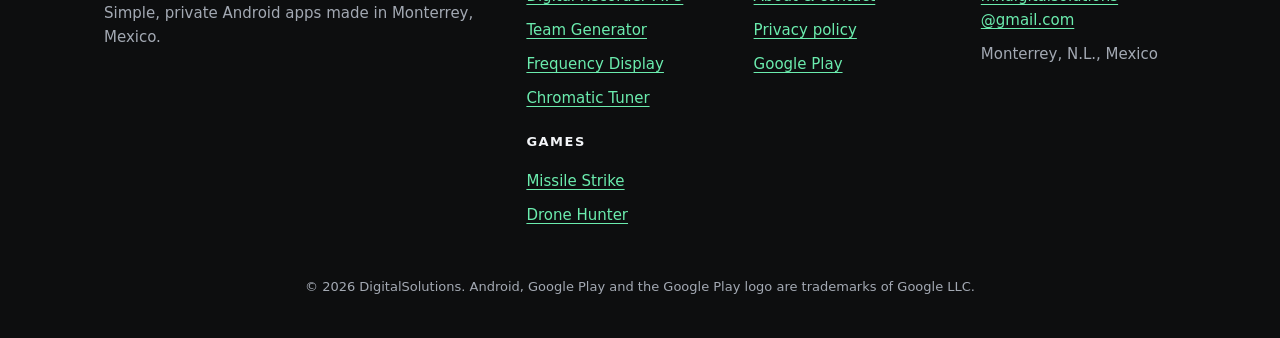
<file: apps/team-generator/index.html>
<!doctype html>
<html lang="en">
<head>
<meta charset="utf-8">
<meta name="viewport" content="width=device-width, initial-scale=1">
<title>Random Team Generator &amp; Picker for Android · DigitalSolutions</title>
<meta name="description" content="Make random or balanced teams in one tap, with a waiting queue so everyone plays. Groups for soccer, tennis, gaming and class projects. Free on Google Play.">
<link rel="canonical" href="https://digitalsolutionsmx.github.io/apps/team-generator/">
<meta property="og:type" content="website">
<meta property="og:site_name" content="DigitalSolutions">
<meta property="og:title" content="Random Team Generator &amp; Picker for Android">
<meta property="og:description" content="Make random or balanced teams in one tap, with a waiting queue so everyone plays. Groups for soccer, tennis, gaming and class projects. Free on Google Play.">
<meta property="og:url" content="https://digitalsolutionsmx.github.io/apps/team-generator/">
<meta property="og:image" content="https://digitalsolutionsmx.github.io/assets/og/team-generator.jpg">
<meta property="og:image:width" content="1024">
<meta property="og:image:height" content="500">
<meta name="twitter:card" content="summary_large_image">
<meta name="theme-color" content="#131415">
<link rel="icon" type="image/png" href="/favicon.png">
<link rel="apple-touch-icon" href="/apple-touch-icon.png">
<link rel="stylesheet" href="/assets/site.css">
<script type="application/ld+json">{"@context":"https://schema.org","@type":"SoftwareApplication","name":"Random Team Generator & Picker","operatingSystem":"Android","applicationCategory":"UtilitiesApplication","description":"Make random or balanced teams in one tap, with a waiting queue so everyone plays. Groups for soccer, tennis, gaming and class projects. Free on Google Play.","url":"https://digitalsolutionsmx.github.io/apps/team-generator/","image":"https://digitalsolutionsmx.github.io/assets/og/team-generator.jpg","installUrl":"https://play.google.com/store/apps/details?id=com.digitalsolutions.teamgenerator","offers":{"@type":"Offer","price":"0","priceCurrency":"USD"},"author":{"@type":"Organization","name":"DigitalSolutions","url":"https://digitalsolutionsmx.github.io/"}}</script>
</head>
<body style="--accent:#7b7bff;--glow:#1d1f4a">
<a class="skip" href="#main">Skip to content</a>
<header class="site-header"><div class="wrap bar">
  <a class="brand" href="/"><img src="/assets/img/digitalsolutions-logo.webp" alt="" width="36" height="36"><span>DigitalSolutions</span></a>
  <nav class="nav" aria-label="Main"><a href="/">Home</a><div class="dd"><a href="/apps/" aria-current="page">Apps</a><div class="dd-menu"><a href="/apps/digital-recorder-mp3/">Digital Recorder MP3</a><a href="/apps/team-generator/">Team Generator</a><a href="/apps/frequency-display/">Frequency Display</a><a href="/apps/chromatic-tuner/">Chromatic Tuner</a></div></div><div class="dd"><a href="/games/">Games</a><div class="dd-menu"><a href="/games/missile-strike/">Missile Strike</a><a href="/games/drone-hunter/">Drone Hunter</a></div></div><a href="/about/">About</a><a href="/privacy-policy/">Privacy</a></nav>
  <details class="mnav"><summary aria-label="Open menu"><span></span><span></span><span></span></summary><nav class="mnav-panel" aria-label="Mobile"><a href="/">Home</a><a href="/apps/">Apps</a><a href="/apps/digital-recorder-mp3/" class="sub">Digital Recorder MP3</a><a href="/apps/team-generator/" class="sub">Team Generator</a><a href="/apps/frequency-display/" class="sub">Frequency Display</a><a href="/apps/chromatic-tuner/" class="sub">Chromatic Tuner</a><a href="/games/">Games</a><a href="/games/missile-strike/" class="sub">Missile Strike</a><a href="/games/drone-hunter/" class="sub">Drone Hunter</a><a href="/about/">About</a><a href="/privacy-policy/">Privacy</a></nav></details>
</div></header>
<main id="main">
<section class="hero hero-app"><div class="wrap hero-grid">
  <div><img src="/assets/img/team-generator-icon.webp" alt="Team Generator icon" width="88" height="88" class="icon icon-lg"><p class="eyebrow">Fair teams in one tap</p><h1>Random Team Generator &amp; Picker</h1><p class="lead">Playing with friends is more fun when the teams are fair. Team Generator makes random or balanced teams in one tap, so you spend less time picking sides and more time playing.</p>
  <div class="actions"><a class="btn btn-solid" href="https://play.google.com/store/apps/details?id=com.digitalsolutions.teamgenerator&amp;referrer=utm_source%3Dwebsite%26utm_medium%3Dreferral" target="_blank" rel="noopener">Get it on Google Play</a><a class="btn btn-ghost" href="#features">See all features</a></div><p class="note">Free with ads · Optional one-time Premium · 30-day free trial</p></div>
  <div class="hero-shot"><img src="/assets/img/team-generator-fair-teams.webp" alt="Team Generator screenshot" width="540" height="960" class="phone"></div>
</div></section>
<section class="section"><div class="wrap"><header class="section-head"><p class="eyebrow">Made for the way you play</p><h2>From soccer to game night</h2></header><div class="grid g4"><div class="card"><p class="emoji" aria-hidden="true">⚽</p><h3>7-a-side soccer</h3><p>Two balanced teams picked from your contacts, with strengths that keep the match close.</p></div><div class="card"><p class="emoji" aria-hidden="true">🎾</p><h3>Tennis and padel</h3><p>Singles or doubles, balanced by strength, while the others wait their turn.</p></div><div class="card"><p class="emoji" aria-hidden="true">🎮</p><h3>Online fives</h3><p>One team of 5 plays and friends rotate in from the queue, or a 5 v 5 where everyone plays about the same number of games.</p></div><div class="card"><p class="emoji" aria-hidden="true">🏀</p><h3>And much more</h3><p>Basketball 3 v 3, volleyball, board games and trivia nights, PE class, office team building and party games.</p></div></div></div></section>
<section id="features" class="section alt"><div class="wrap"><header class="section-head"><p class="eyebrow">Features</p><h2>Everything you need to split teams</h2></header><div class="grid g3"><div class="card"><p class="emoji" aria-hidden="true">👥</p><h3 class="accent">How it works</h3><ul class="ticks"><li>Add players by name, or pick several from your contacts with their photos</li><li>Select who is playing today; your selection is remembered</li><li>Tap Make teams, then shuffle or swipe down for a new draw</li><li>Share the teams as a picture or as text</li></ul></div><div class="card"><p class="emoji" aria-hidden="true">🔢</p><h3 class="accent">Teams or players per team</h3><ul class="ticks"><li>Up to 9 teams, or up to 30 players per team</li><li>Extra players? Leave teams uneven in size, or send them to the bench</li></ul></div><div class="card"><p class="emoji" aria-hidden="true">🔁</p><h3 class="accent">A fair turn for everyone</h3><ul class="ticks"><li>Queue: whoever has played most waits next</li><li>Tap Next match to bring waiting players in</li><li>Random: a new bench every time</li><li>Play 2 teams at a time while the rest wait</li></ul></div><div class="card"><p class="emoji" aria-hidden="true">⚖️</p><h3 class="accent">Balanced teams</h3><ul class="ticks"><li>Rate each player with − and + buttons, on a scale up to 3, 5, 10 or 100</li><li>Strong and weak players are spread so teams come out even</li><li>Each team shows its average strength</li><li>Prefer pure luck? Leave strength off</li></ul></div><div class="card"><p class="emoji" aria-hidden="true">🗂️</p><h3 class="accent">A group for every game</h3><ul class="ticks"><li>Each group has its own players, setup, team names and colors</li><li>Pick an icon, an emoji or your own picture</li><li>Duplicate a group to reuse its players (Premium)</li><li>Export your groups to a file and import them on another phone (Premium)</li></ul></div><div class="card"><p class="emoji" aria-hidden="true">🔒</p><h3 class="accent">Private and simple</h3><ul class="ticks"><li>No account needed to make teams</li><li>Players and photos stay on your device</li><li>Works without an internet connection</li><li>Light and dark themes, 49 languages</li></ul></div></div></div></section>
<section class="section"><div class="wrap narrow"><header class="section-head"><p class="eyebrow">Video</p><h2>See it in a minute</h2><p class="lead">From soccer to game night: fair teams, a bench that rotates, and a group for every game.</p></header><figure class="video"><video controls playsinline preload="none" poster="/assets/img/team-generator-poster.webp" width="1920" height="1080"><source src="/assets/video/team-generator-promo.mp4" type="video/mp4"></video><figcaption>Music: “Invisible” by Vibe Tracks</figcaption></figure></div></section>
<section class="section"><div class="wrap"><header class="section-head"><p class="eyebrow">Screenshots</p><h2>See it in action</h2></header><div class="shots"><figure><img src="/assets/img/team-generator-fair-teams.webp" alt="Balanced teams" width="540" height="960" loading="lazy"><figcaption>Balanced teams</figcaption></figure><figure><img src="/assets/img/team-generator-everyone-plays.webp" alt="A queue so everyone plays" width="540" height="960" loading="lazy"><figcaption>A queue so everyone plays</figcaption></figure><figure><img src="/assets/img/team-generator-nobody-picked-last.webp" alt="Random teams" width="540" height="960" loading="lazy"><figcaption>Random teams</figcaption></figure><figure><img src="/assets/img/team-generator-custom-5v5.webp" alt="Custom team names and colors" width="540" height="960" loading="lazy"><figcaption>Custom team names and colors</figcaption></figure><figure><img src="/assets/img/team-generator-squads.webp" alt="Several squads at once" width="540" height="960" loading="lazy"><figcaption>Several squads at once</figcaption></figure><figure><img src="/assets/img/team-generator-pick-players.webp" alt="Pick players from contacts" width="540" height="960" loading="lazy"><figcaption>Pick players from contacts</figcaption></figure><figure><img src="/assets/img/team-generator-groups.webp" alt="Groups for every game" width="540" height="960" loading="lazy"><figcaption>Groups for every game</figcaption></figure><figure><img src="/assets/img/team-generator-share-teams.webp" alt="Share the teams" width="540" height="960" loading="lazy"><figcaption>Share the teams</figcaption></figure></div></div></section>
<section class="section alt"><div class="wrap narrow"><header class="section-head"><p class="eyebrow">Pricing</p><h2>Free to play, Premium if you want more</h2><p class="lead">Premium is a one-time purchase. Try it for 30 days first by signing in with your Google account.</p></header><div class="table-wrap"><table><thead><tr><th scope="col"></th><th scope="col">Free</th><th scope="col">Premium</th></tr></thead><tbody><tr><th scope="row">Random and balanced teams</th><td>✓</td><td>✓</td></tr><tr><th scope="row">Bench, queue and Next match</th><td>✓</td><td>✓</td></tr><tr><th scope="row">Team names, colors and sharing</th><td>✓</td><td>✓</td></tr><tr><th scope="row">Groups</th><td>1</td><td>Unlimited, and duplicate groups</td></tr><tr><th scope="row">Export and import groups</th><td>—</td><td>✓</td></tr><tr><th scope="row">Ads</th><td>Small banner</td><td>None</td></tr></tbody></table></div></div></section>
<section class="section"><div class="wrap narrow"><header class="section-head"><p class="eyebrow">FAQ</p><h2>Common questions</h2></header><div class="faq"><details><summary>Does Team Generator upload my contacts?</summary><p>No. Names and photos you add from contacts stay on your device. The app only reads the contacts you pick.</p></details><details><summary>How does balancing work?</summary><p>Give each player a strength. Balanced teams spreads strong and weak players so team totals come out as even as possible, and every shuffle still gives different teams.</p></details><details><summary>What happens to extra players?</summary><p>You choose: make some teams one player bigger, or send extras to the bench. With the Queue mode, whoever has played the most waits next.</p></details><details><summary>Why do I need a Google account for the trial?</summary><p>Only the 30-day free trial uses Google sign-in, so each person gets one trial. Making teams never needs an account. You can ask us to delete that data at any time; see <a href="/privacy-policy/#delete-your-data">Delete your data</a>.</p></details><details><summary>I bought “Remove ads”. Do I keep it?</summary><p>Yes. Earlier “Remove ads” purchases are now Premium, and they are restored automatically with the same Google account.</p></details></div></div></section>
<section class="section"><div class="wrap narrow"><div class="card cta"><img src="/assets/img/team-generator-icon.webp" alt="Team Generator icon" width="72" height="72" class="icon"><h2>Pick your players, tap the button</h2><p class="lead">Let the game begin. Free on Google Play.</p><div class="actions center"><a class="btn btn-solid" href="https://play.google.com/store/apps/details?id=com.digitalsolutions.teamgenerator&amp;referrer=utm_source%3Dwebsite%26utm_medium%3Dreferral" target="_blank" rel="noopener">Get it on Google Play</a></div></div></div></section>
</main>
<footer class="site-footer"><div class="wrap">
  <div class="foot-grid">
    <div><a class="brand" href="/"><img src="/assets/img/digitalsolutions-logo.webp" alt="" width="40" height="40" loading="lazy"><span>DigitalSolutions</span></a><p>Simple, private Android apps made in Monterrey, Mexico.</p></div>
    <div><p class="foot-head">Apps</p><a href="/apps/digital-recorder-mp3/">Digital Recorder MP3</a><a href="/apps/team-generator/">Team Generator</a><a href="/apps/frequency-display/">Frequency Display</a><a href="/apps/chromatic-tuner/">Chromatic Tuner</a><p class="foot-head">Games</p><a href="/games/missile-strike/">Missile Strike</a><a href="/games/drone-hunter/">Drone Hunter</a></div>
    <div><p class="foot-head">Company</p><a href="/about/">About &amp; contact</a><a href="/privacy-policy/">Privacy policy</a><a href="https://play.google.com/store/apps/dev?id=5730093777054763174" target="_blank" rel="noopener">Google Play</a></div>
    <div><p class="foot-head">Contact</p><a href="mailto:mxdigitalsolutions@gmail.com">mxdigitalsolutions<wbr>@gmail.com</a><p>Monterrey, N.L., Mexico</p></div>
  </div>
  <p class="legal">© 2026 DigitalSolutions. Android, Google Play and the Google Play logo are trademarks of Google LLC.</p>
</div></footer>
</body>
</html>
</file>
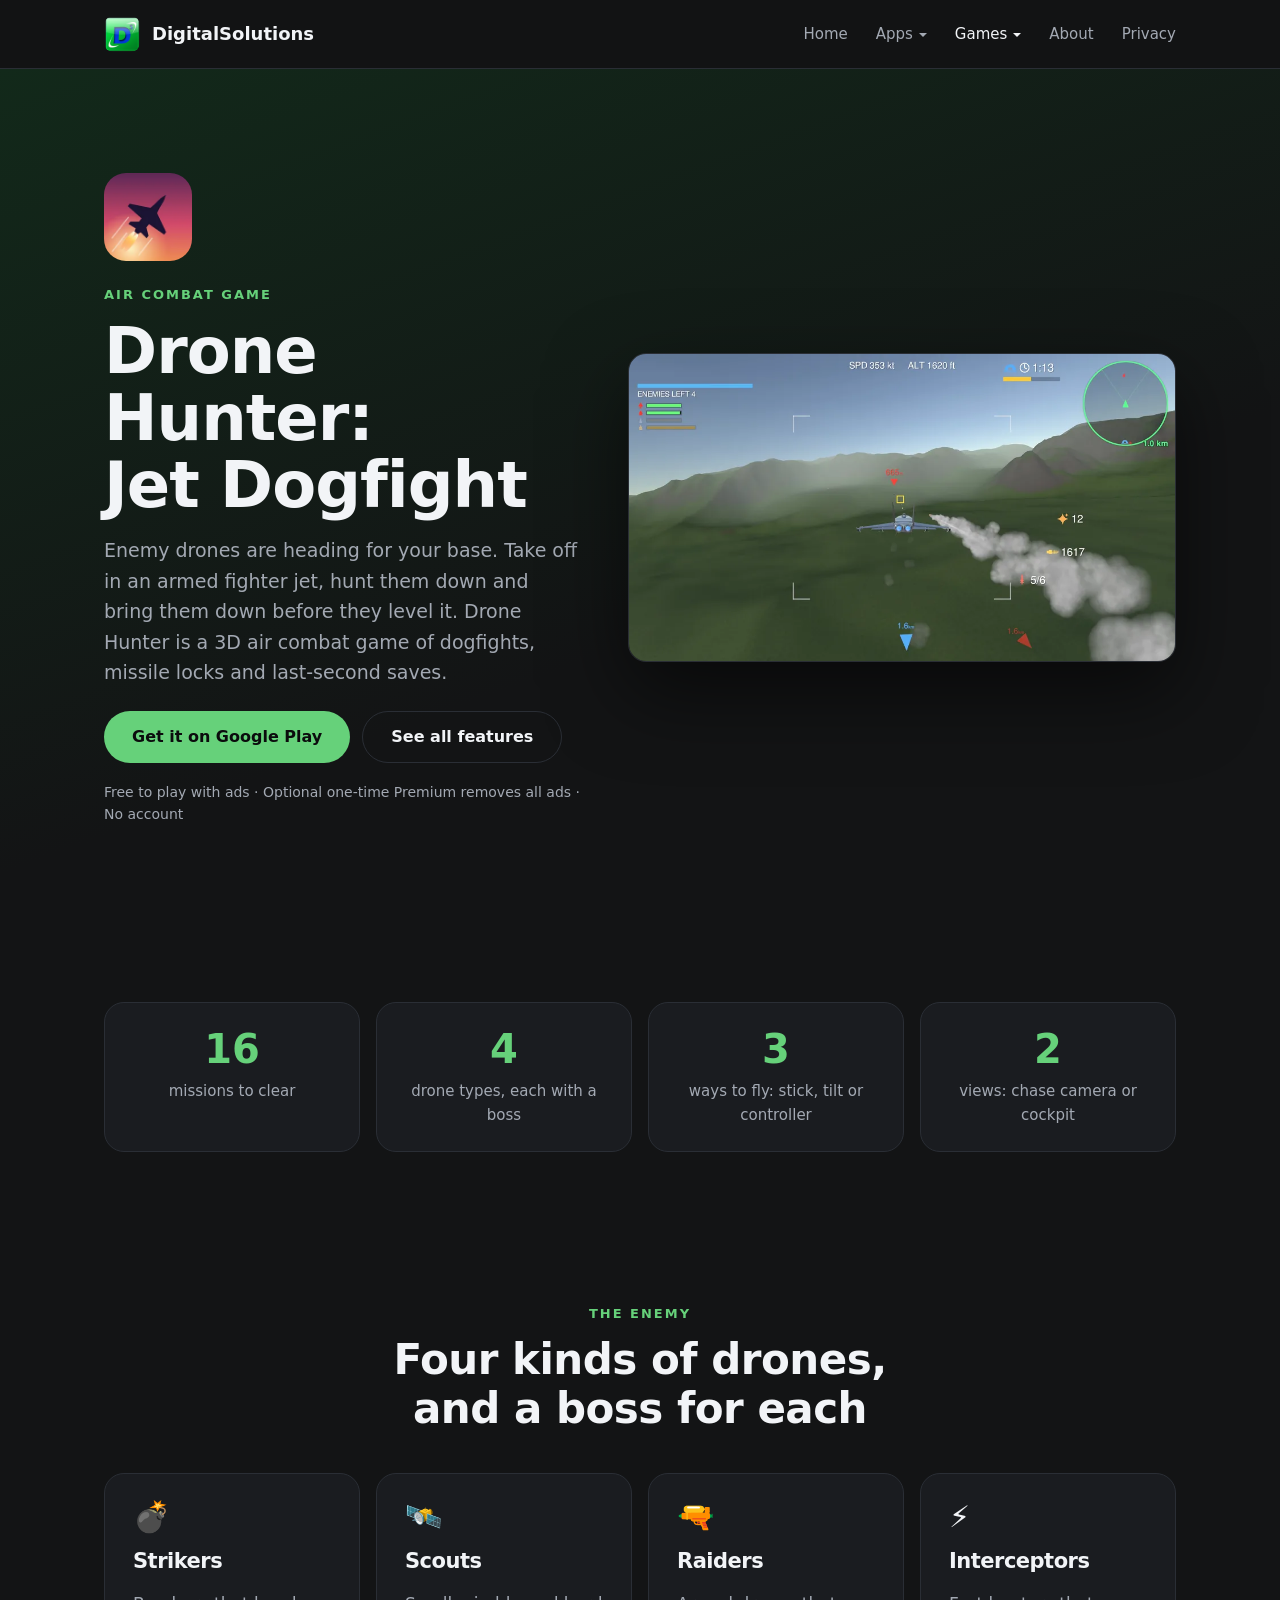
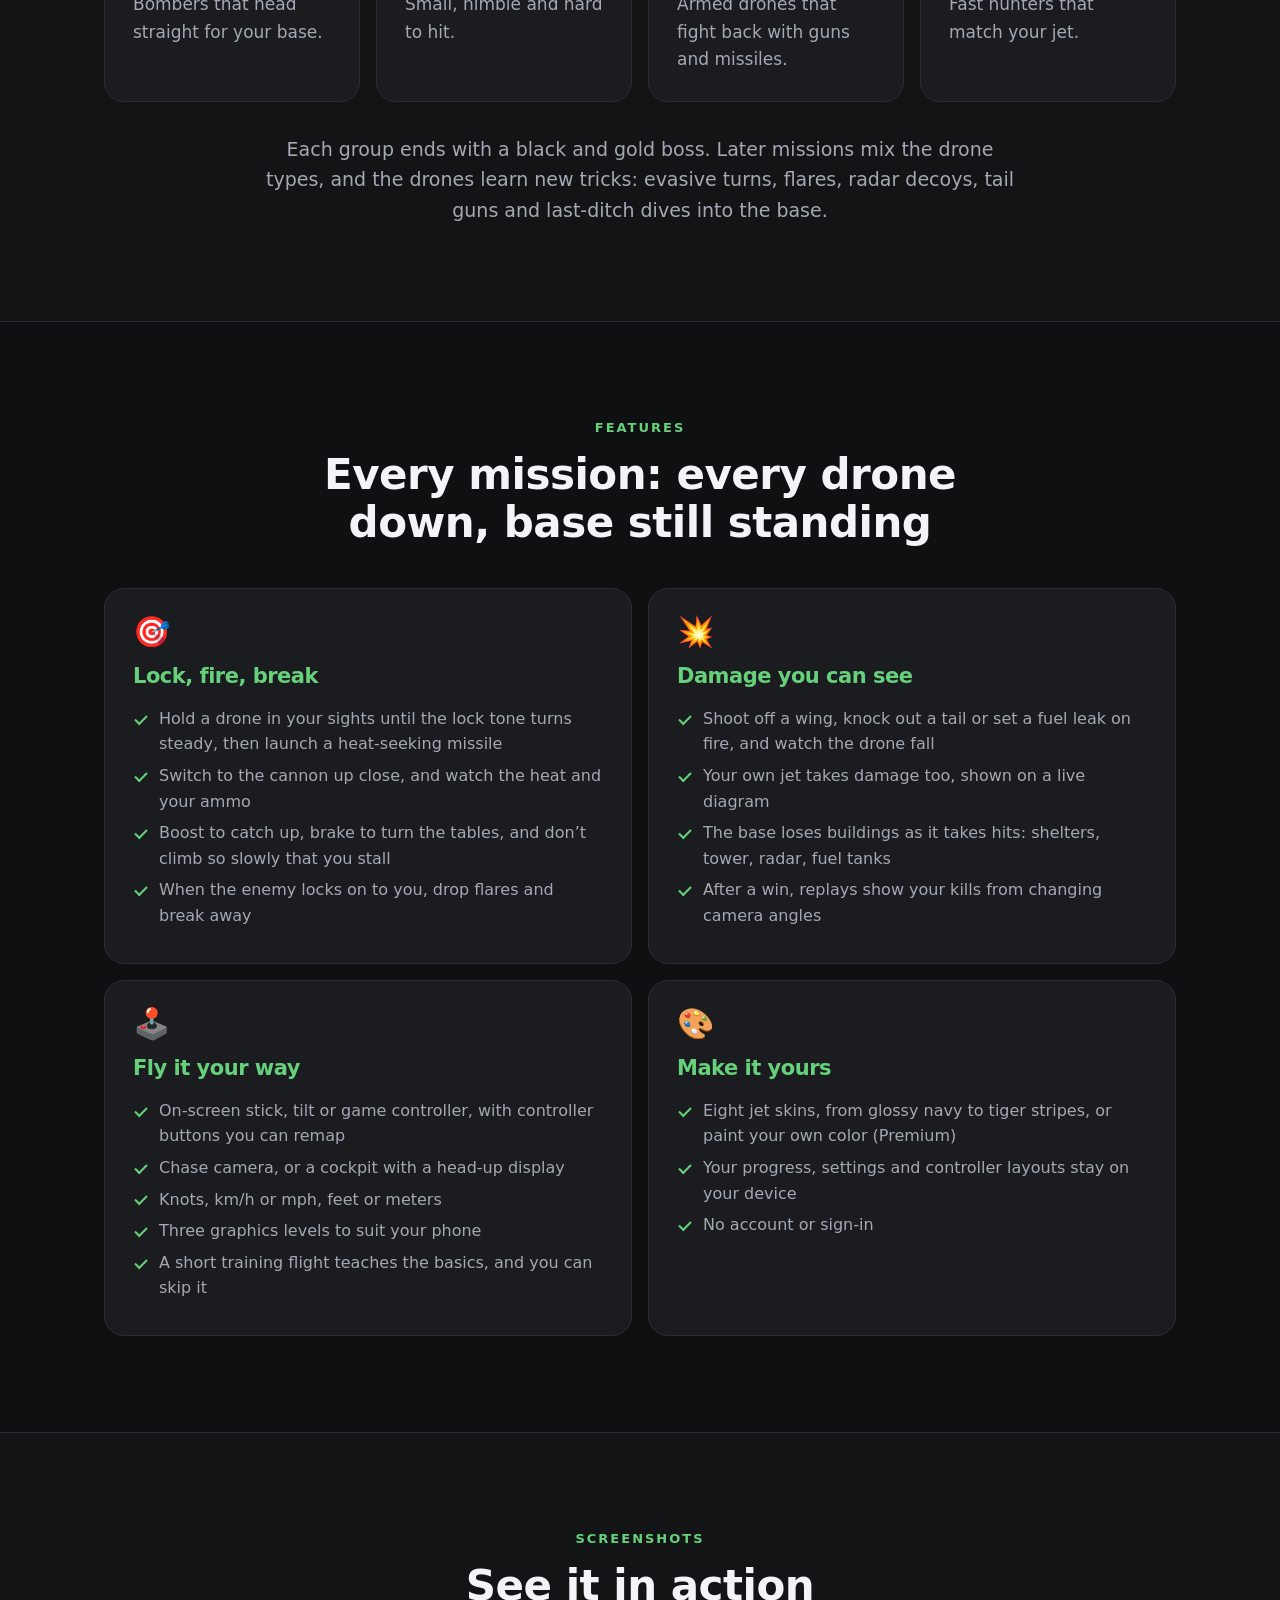
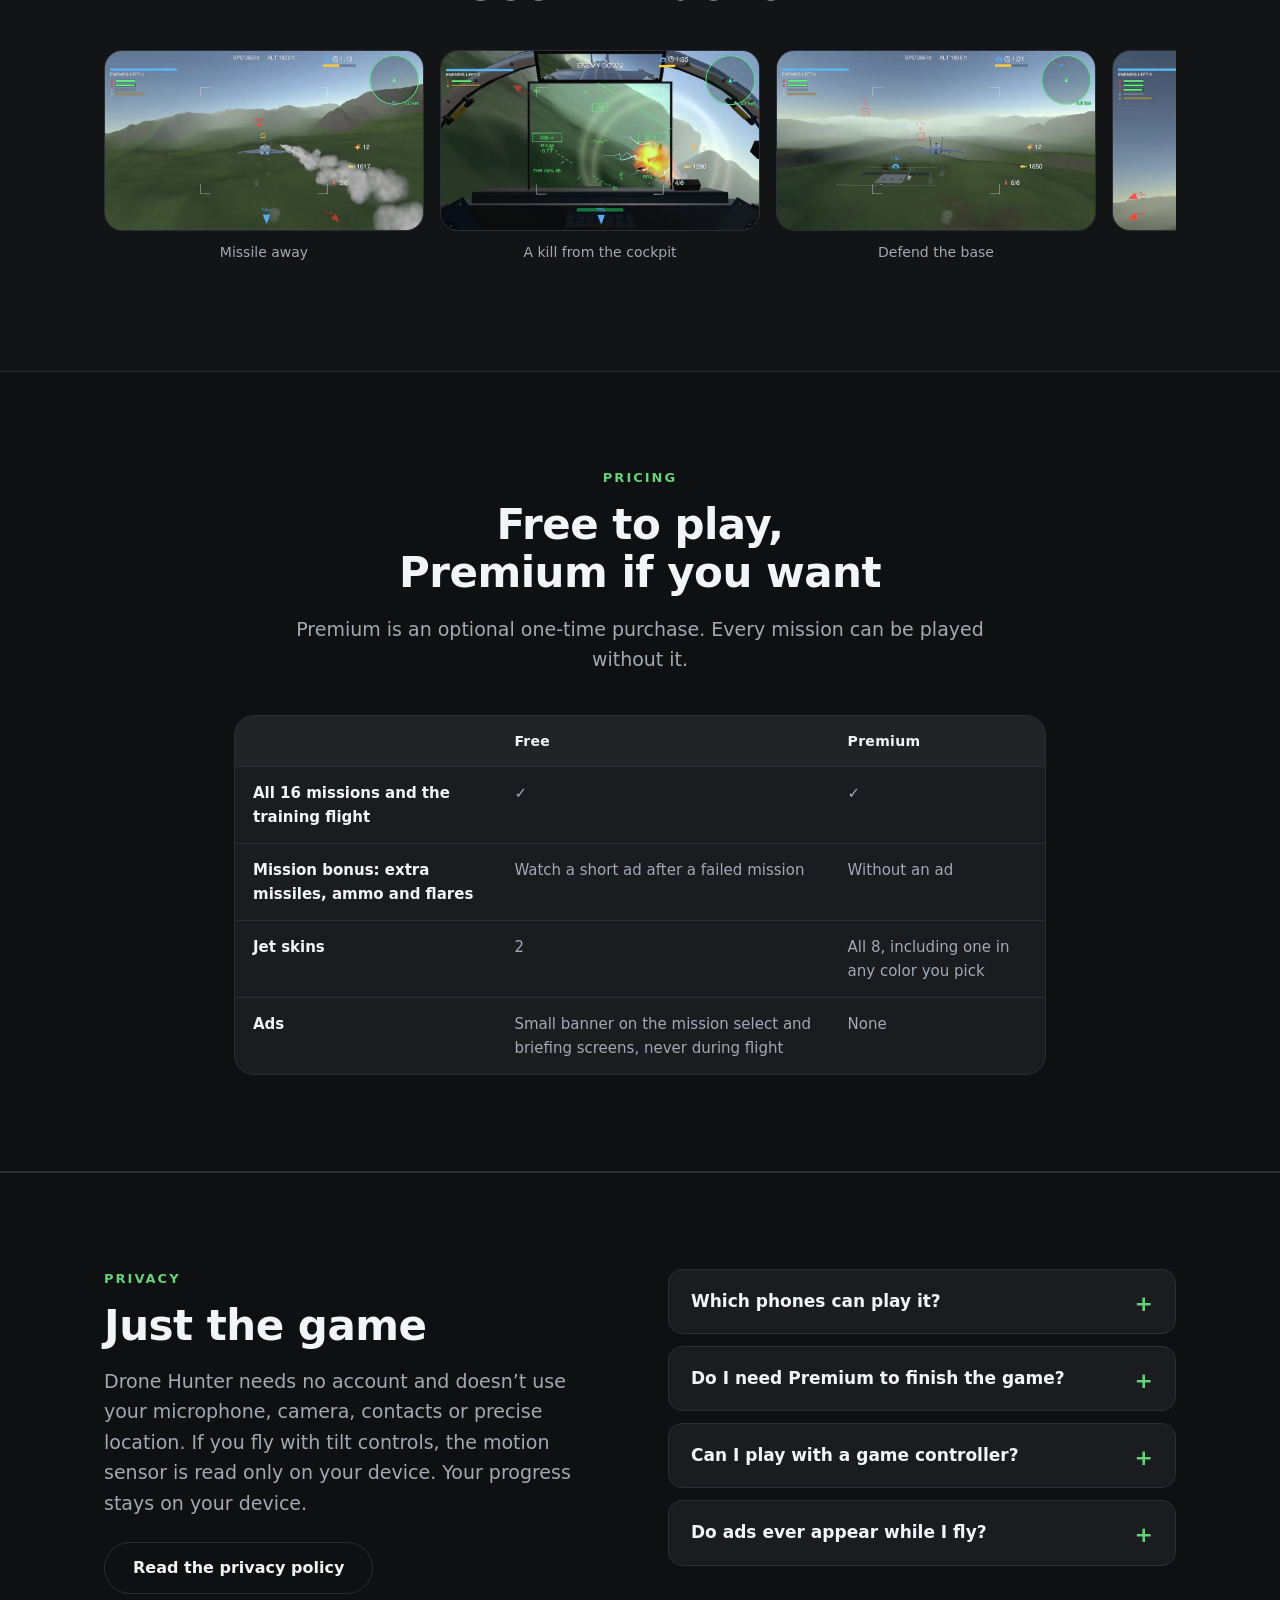
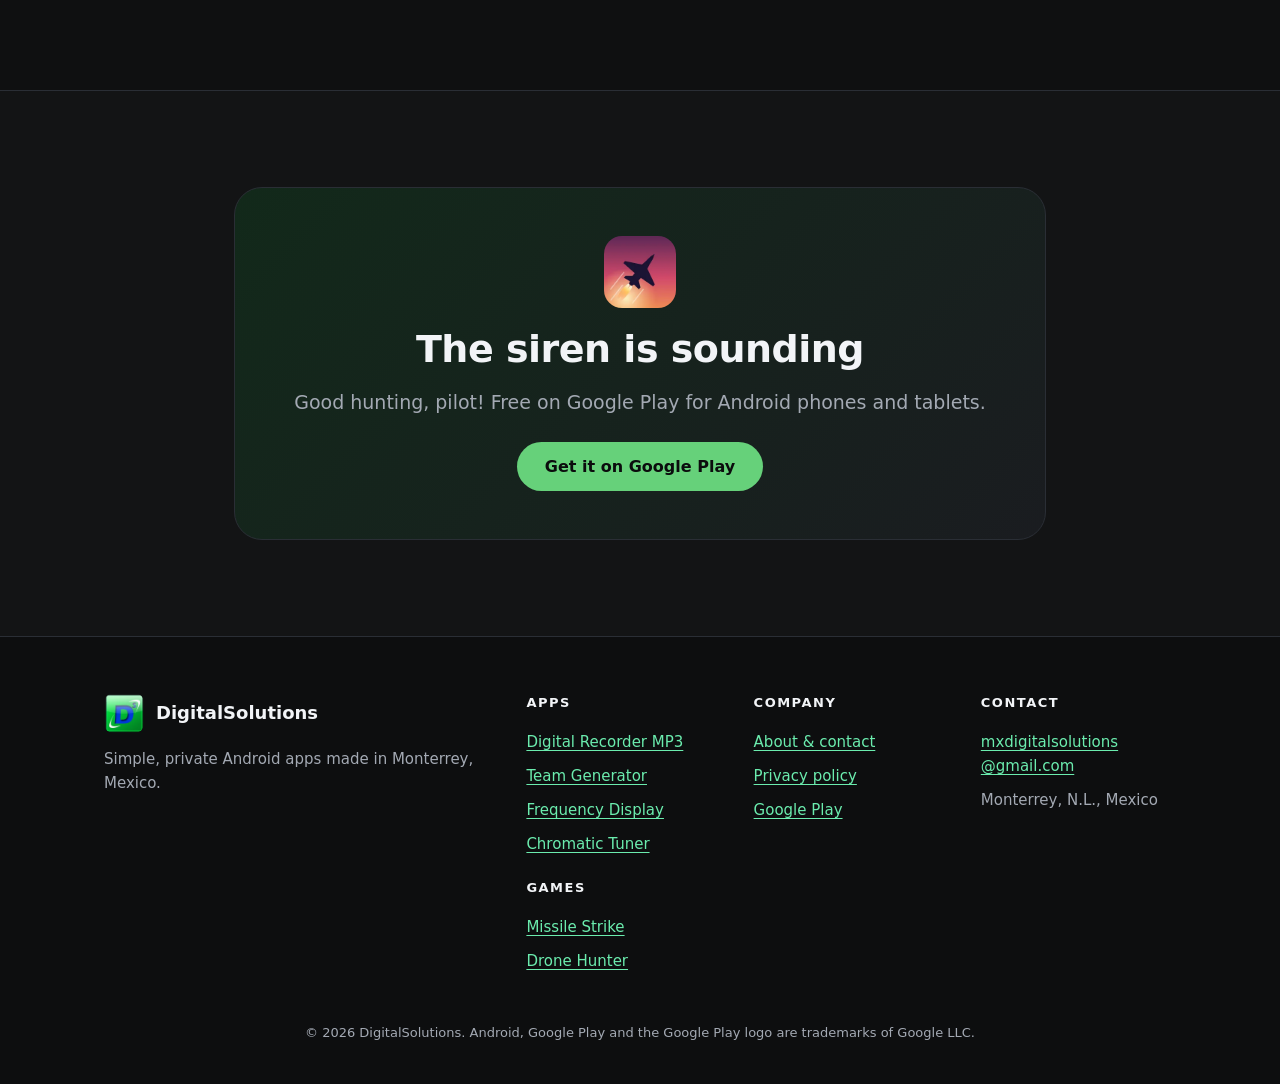
<file: games/drone-hunter/index.html>
<!doctype html>
<html lang="en">
<head>
<meta charset="utf-8">
<meta name="viewport" content="width=device-width, initial-scale=1">
<title>Drone Hunter: jet dogfight game for Android · DigitalSolutions</title>
<meta name="description" content="Fly a fighter jet, lock on and shoot down the drones attacking your base. 16 missions and 4 bosses, missile locks, cannon and flares, with stick, tilt or controller. Free on Google Play.">
<link rel="canonical" href="https://digitalsolutionsmx.github.io/games/drone-hunter/">
<meta property="og:type" content="website">
<meta property="og:site_name" content="DigitalSolutions">
<meta property="og:title" content="Drone Hunter: jet dogfight game for Android">
<meta property="og:description" content="Fly a fighter jet, lock on and shoot down the drones attacking your base. 16 missions and 4 bosses, missile locks, cannon and flares, with stick, tilt or controller. Free on Google Play.">
<meta property="og:url" content="https://digitalsolutionsmx.github.io/games/drone-hunter/">
<meta property="og:image" content="https://digitalsolutionsmx.github.io/assets/og/drone-hunter.jpg">
<meta property="og:image:width" content="1024">
<meta property="og:image:height" content="500">
<meta name="twitter:card" content="summary_large_image">
<meta name="theme-color" content="#131415">
<link rel="icon" type="image/png" href="/favicon.png">
<link rel="apple-touch-icon" href="/apple-touch-icon.png">
<link rel="stylesheet" href="/assets/site.css">
<script type="application/ld+json">{"@context":"https://schema.org","@type":"SoftwareApplication","name":"Drone Hunter: Jet Dogfight","operatingSystem":"Android","applicationCategory":"GameApplication","description":"Fly a fighter jet, lock on and shoot down the drones attacking your base. 16 missions and 4 bosses, missile locks, cannon and flares, with stick, tilt or controller. Free on Google Play.","url":"https://digitalsolutionsmx.github.io/games/drone-hunter/","image":"https://digitalsolutionsmx.github.io/assets/og/drone-hunter.jpg","installUrl":"https://play.google.com/store/apps/details?id=com.digitalsolutions.drone","offers":{"@type":"Offer","price":"0","priceCurrency":"USD"},"author":{"@type":"Organization","name":"DigitalSolutions","url":"https://digitalsolutionsmx.github.io/"}}</script>
</head>
<body style="--accent:#66d17a;--glow:#12291a">
<a class="skip" href="#main">Skip to content</a>
<header class="site-header"><div class="wrap bar">
  <a class="brand" href="/"><img src="/assets/img/digitalsolutions-logo.webp" alt="" width="36" height="36"><span>DigitalSolutions</span></a>
  <nav class="nav" aria-label="Main"><a href="/">Home</a><div class="dd"><a href="/apps/">Apps</a><div class="dd-menu"><a href="/apps/digital-recorder-mp3/">Digital Recorder MP3</a><a href="/apps/team-generator/">Team Generator</a><a href="/apps/frequency-display/">Frequency Display</a><a href="/apps/chromatic-tuner/">Chromatic Tuner</a></div></div><div class="dd"><a href="/games/" aria-current="page">Games</a><div class="dd-menu"><a href="/games/missile-strike/">Missile Strike</a><a href="/games/drone-hunter/">Drone Hunter</a></div></div><a href="/about/">About</a><a href="/privacy-policy/">Privacy</a></nav>
  <details class="mnav"><summary aria-label="Open menu"><span></span><span></span><span></span></summary><nav class="mnav-panel" aria-label="Mobile"><a href="/">Home</a><a href="/apps/">Apps</a><a href="/apps/digital-recorder-mp3/" class="sub">Digital Recorder MP3</a><a href="/apps/team-generator/" class="sub">Team Generator</a><a href="/apps/frequency-display/" class="sub">Frequency Display</a><a href="/apps/chromatic-tuner/" class="sub">Chromatic Tuner</a><a href="/games/">Games</a><a href="/games/missile-strike/" class="sub">Missile Strike</a><a href="/games/drone-hunter/" class="sub">Drone Hunter</a><a href="/about/">About</a><a href="/privacy-policy/">Privacy</a></nav></details>
</div></header>
<main id="main">
<section class="hero hero-app"><div class="wrap hero-grid">
  <div><img src="/assets/img/drone-hunter-icon.webp" alt="Drone Hunter icon" width="88" height="88" class="icon icon-lg"><p class="eyebrow">Air combat game</p><h1>Drone Hunter: Jet Dogfight</h1><p class="lead">Enemy drones are heading for your base. Take off in an armed fighter jet, hunt them down and bring them down before they level it. Drone Hunter is a 3D air combat game of dogfights, missile locks and last-second saves.</p>
  <div class="actions"><a class="btn btn-solid" href="https://play.google.com/store/apps/details?id=com.digitalsolutions.drone&amp;referrer=utm_source%3Dwebsite%26utm_medium%3Dreferral" target="_blank" rel="noopener">Get it on Google Play</a><a class="btn btn-ghost" href="#features">See all features</a></div><p class="note">Free to play with ads · Optional one-time Premium removes all ads · No account</p></div>
  <div class="hero-shot"><img src="/assets/img/drone-hunter-missile-away.webp" alt="Drone Hunter screenshot" width="960" height="540" class="wide"></div>
</div></section>
<section class="section tight"><div class="wrap"><div class="grid g4"><div class="card stat"><p class="big">16</p><p>missions to clear</p></div><div class="card stat"><p class="big">4</p><p>drone types, each with a boss</p></div><div class="card stat"><p class="big">3</p><p>ways to fly: stick, tilt or controller</p></div><div class="card stat"><p class="big">2</p><p>views: chase camera or cockpit</p></div></div></div></section>
<section class="section"><div class="wrap"><header class="section-head"><p class="eyebrow">The enemy</p><h2>Four kinds of drones, and a boss for each</h2></header><div class="grid g4"><div class="card"><p class="emoji" aria-hidden="true">💣</p><h3>Strikers</h3><p>Bombers that head straight for your base.</p></div><div class="card"><p class="emoji" aria-hidden="true">🛰️</p><h3>Scouts</h3><p>Small, nimble and hard to hit.</p></div><div class="card"><p class="emoji" aria-hidden="true">🔫</p><h3>Raiders</h3><p>Armed drones that fight back with guns and missiles.</p></div><div class="card"><p class="emoji" aria-hidden="true">⚡</p><h3>Interceptors</h3><p>Fast hunters that match your jet.</p></div></div><p class="lead center">Each group ends with a black and gold boss. Later missions mix the drone types, and the drones learn new tricks: evasive turns, flares, radar decoys, tail guns and last-ditch dives into the base.</p></div></section>
<section id="features" class="section alt"><div class="wrap"><header class="section-head"><p class="eyebrow">Features</p><h2>Every mission: every drone down, base still standing</h2></header><div class="grid g2"><div class="card"><p class="emoji" aria-hidden="true">🎯</p><h3 class="accent">Lock, fire, break</h3><ul class="ticks"><li>Hold a drone in your sights until the lock tone turns steady, then launch a heat-seeking missile</li><li>Switch to the cannon up close, and watch the heat and your ammo</li><li>Boost to catch up, brake to turn the tables, and don’t climb so slowly that you stall</li><li>When the enemy locks on to you, drop flares and break away</li></ul></div><div class="card"><p class="emoji" aria-hidden="true">💥</p><h3 class="accent">Damage you can see</h3><ul class="ticks"><li>Shoot off a wing, knock out a tail or set a fuel leak on fire, and watch the drone fall</li><li>Your own jet takes damage too, shown on a live diagram</li><li>The base loses buildings as it takes hits: shelters, tower, radar, fuel tanks</li><li>After a win, replays show your kills from changing camera angles</li></ul></div><div class="card"><p class="emoji" aria-hidden="true">🕹️</p><h3 class="accent">Fly it your way</h3><ul class="ticks"><li>On-screen stick, tilt or game controller, with controller buttons you can remap</li><li>Chase camera, or a cockpit with a head-up display</li><li>Knots, km/h or mph, feet or meters</li><li>Three graphics levels to suit your phone</li><li>A short training flight teaches the basics, and you can skip it</li></ul></div><div class="card"><p class="emoji" aria-hidden="true">🎨</p><h3 class="accent">Make it yours</h3><ul class="ticks"><li>Eight jet skins, from glossy navy to tiger stripes, or paint your own color (Premium)</li><li>Your progress, settings and controller layouts stay on your device</li><li>No account or sign-in</li></ul></div></div></div></section>
<section class="section"><div class="wrap"><header class="section-head"><p class="eyebrow">Screenshots</p><h2>See it in action</h2></header><div class="shots wide"><figure><img src="/assets/img/drone-hunter-missile-away.webp" alt="Missile away" width="960" height="540" loading="lazy"><figcaption>Missile away</figcaption></figure><figure><img src="/assets/img/drone-hunter-cockpit-kill.webp" alt="A kill from the cockpit" width="960" height="540" loading="lazy"><figcaption>A kill from the cockpit</figcaption></figure><figure><img src="/assets/img/drone-hunter-defend-the-base.webp" alt="Defend the base" width="960" height="540" loading="lazy"><figcaption>Defend the base</figcaption></figure><figure><img src="/assets/img/drone-hunter-enemy-locking.webp" alt="The enemy is locking on" width="960" height="540" loading="lazy"><figcaption>The enemy is locking on</figcaption></figure><figure><img src="/assets/img/drone-hunter-dusk-dogfight.webp" alt="A dogfight at dusk" width="960" height="540" loading="lazy"><figcaption>A dogfight at dusk</figcaption></figure><figure><img src="/assets/img/drone-hunter-sixteen-missions.webp" alt="16 missions, 4 bosses" width="960" height="540" loading="lazy"><figcaption>16 missions, 4 bosses</figcaption></figure><figure><img src="/assets/img/drone-hunter-mission-accomplished.webp" alt="Mission accomplished" width="960" height="540" loading="lazy"><figcaption>Mission accomplished</figcaption></figure></div></div></section>
<section class="section alt"><div class="wrap narrow"><header class="section-head"><p class="eyebrow">Pricing</p><h2>Free to play, Premium if you want</h2><p class="lead">Premium is an optional one-time purchase. Every mission can be played without it.</p></header><div class="table-wrap"><table><thead><tr><th scope="col"></th><th scope="col">Free</th><th scope="col">Premium</th></tr></thead><tbody><tr><th scope="row">All 16 missions and the training flight</th><td>✓</td><td>✓</td></tr><tr><th scope="row">Mission bonus: extra missiles, ammo and flares</th><td>Watch a short ad after a failed mission</td><td>Without an ad</td></tr><tr><th scope="row">Jet skins</th><td>2</td><td>All 8, including one in any color you pick</td></tr><tr><th scope="row">Ads</th><td>Small banner on the mission select and briefing screens, never during flight</td><td>None</td></tr></tbody></table></div></div></section>
<section class="section alt"><div class="wrap"><div class="two-col"><div><p class="eyebrow">Privacy</p><h2>Just the game</h2><p class="lead">Drone Hunter needs no account and doesn’t use your microphone, camera, contacts or precise location. If you fly with tilt controls, the motion sensor is read only on your device. Your progress stays on your device.</p><div class="actions"><a class="btn btn-ghost" href="/privacy-policy/#drone-hunter">Read the privacy policy</a></div></div><div class="faq"><details><summary>Which phones can play it?</summary><p>Drone Hunter is free on Google Play for Android phones and tablets. Pick one of three graphics levels to suit your device.</p></details><details><summary>Do I need Premium to finish the game?</summary><p>No. Every mission can be played without it. Premium removes the ads, unlocks all jet skins and gives you the mission bonus without watching an ad.</p></details><details><summary>Can I play with a game controller?</summary><p>Yes. Use a game controller and remap its buttons, or fly with the on-screen stick or by tilting your phone.</p></details><details><summary>Do ads ever appear while I fly?</summary><p>No. The small banner appears only on the mission select and briefing screens, and the bonus ad plays only if you choose to watch it.</p></details></div></div></div></section>
<section class="section"><div class="wrap narrow"><div class="card cta"><img src="/assets/img/drone-hunter-icon.webp" alt="Drone Hunter icon" width="72" height="72" class="icon"><h2>The siren is sounding</h2><p class="lead">Good hunting, pilot! Free on Google Play for Android phones and tablets.</p><div class="actions center"><a class="btn btn-solid" href="https://play.google.com/store/apps/details?id=com.digitalsolutions.drone&amp;referrer=utm_source%3Dwebsite%26utm_medium%3Dreferral" target="_blank" rel="noopener">Get it on Google Play</a></div></div></div></section>
</main>
<footer class="site-footer"><div class="wrap">
  <div class="foot-grid">
    <div><a class="brand" href="/"><img src="/assets/img/digitalsolutions-logo.webp" alt="" width="40" height="40" loading="lazy"><span>DigitalSolutions</span></a><p>Simple, private Android apps made in Monterrey, Mexico.</p></div>
    <div><p class="foot-head">Apps</p><a href="/apps/digital-recorder-mp3/">Digital Recorder MP3</a><a href="/apps/team-generator/">Team Generator</a><a href="/apps/frequency-display/">Frequency Display</a><a href="/apps/chromatic-tuner/">Chromatic Tuner</a><p class="foot-head">Games</p><a href="/games/missile-strike/">Missile Strike</a><a href="/games/drone-hunter/">Drone Hunter</a></div>
    <div><p class="foot-head">Company</p><a href="/about/">About &amp; contact</a><a href="/privacy-policy/">Privacy policy</a><a href="https://play.google.com/store/apps/dev?id=5730093777054763174" target="_blank" rel="noopener">Google Play</a></div>
    <div><p class="foot-head">Contact</p><a href="mailto:mxdigitalsolutions@gmail.com">mxdigitalsolutions<wbr>@gmail.com</a><p>Monterrey, N.L., Mexico</p></div>
  </div>
  <p class="legal">© 2026 DigitalSolutions. Android, Google Play and the Google Play logo are trademarks of Google LLC.</p>
</div></footer>
</body>
</html>
</file>
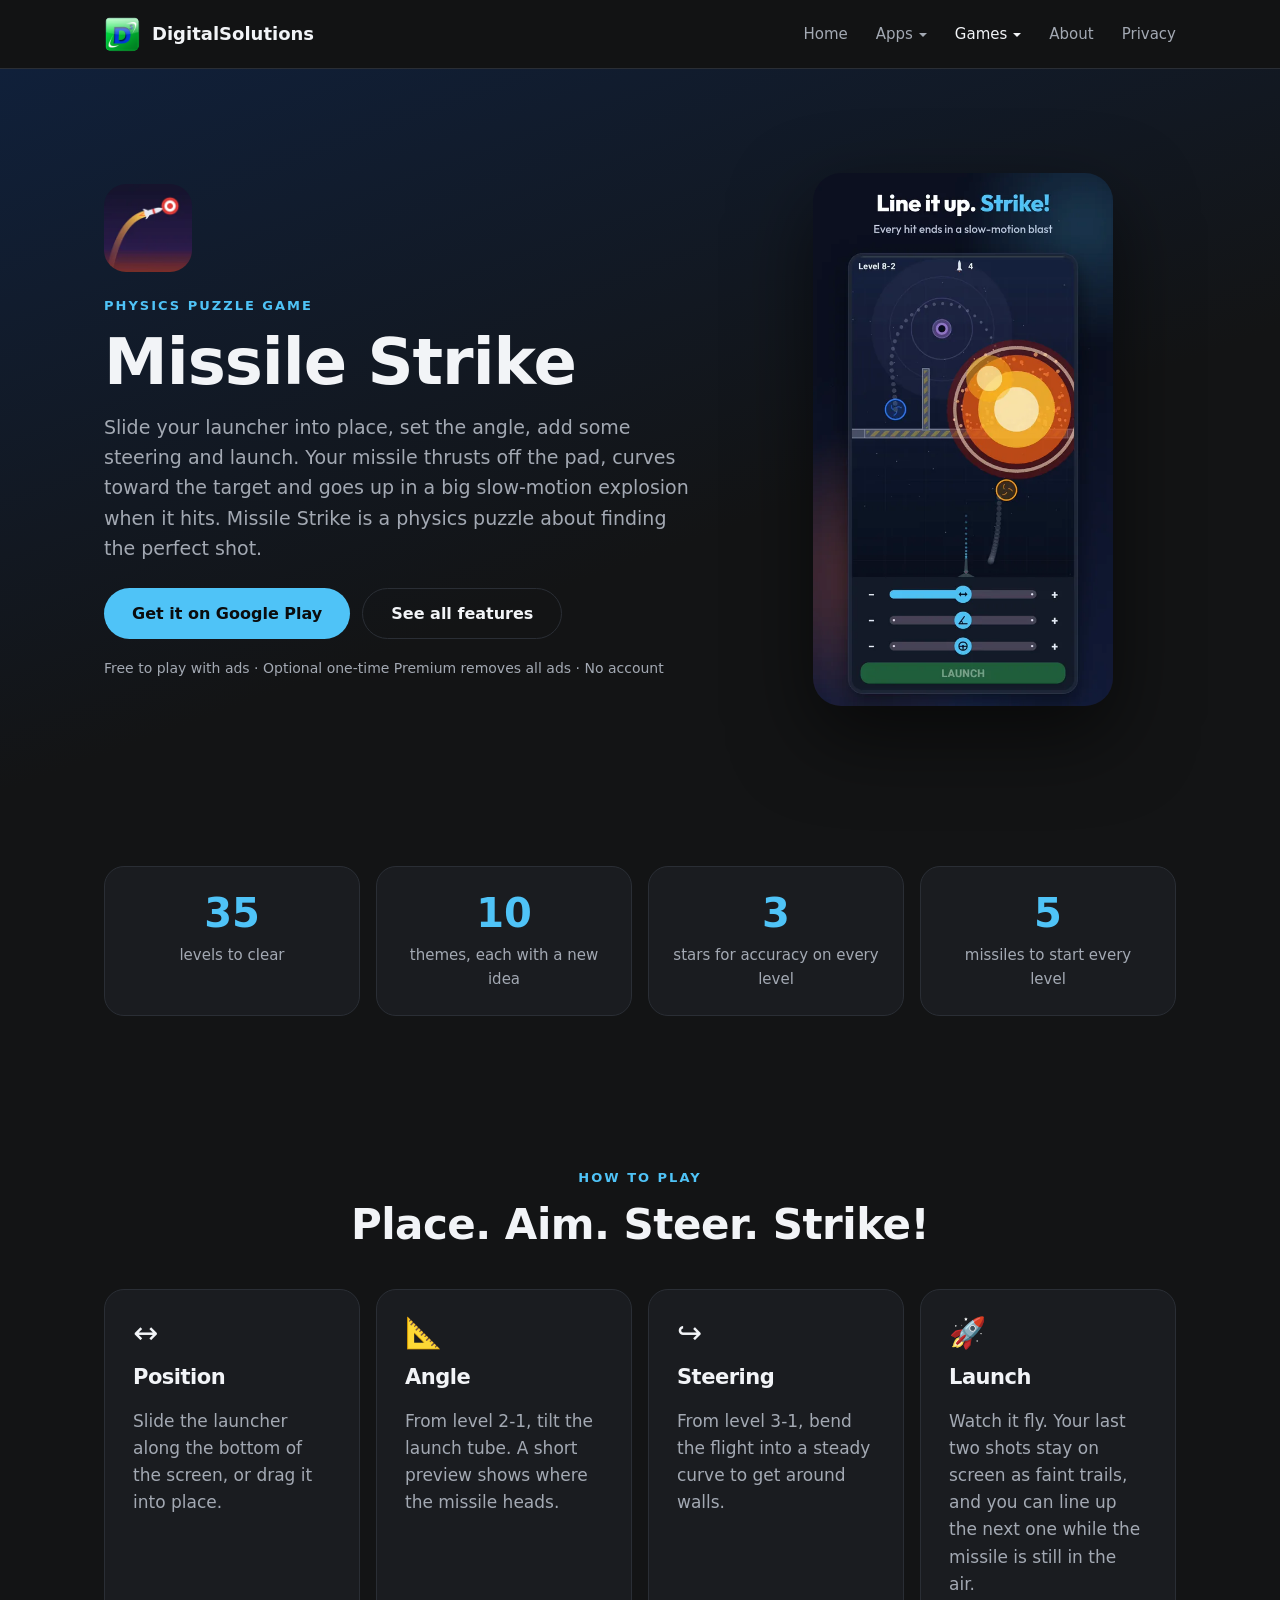
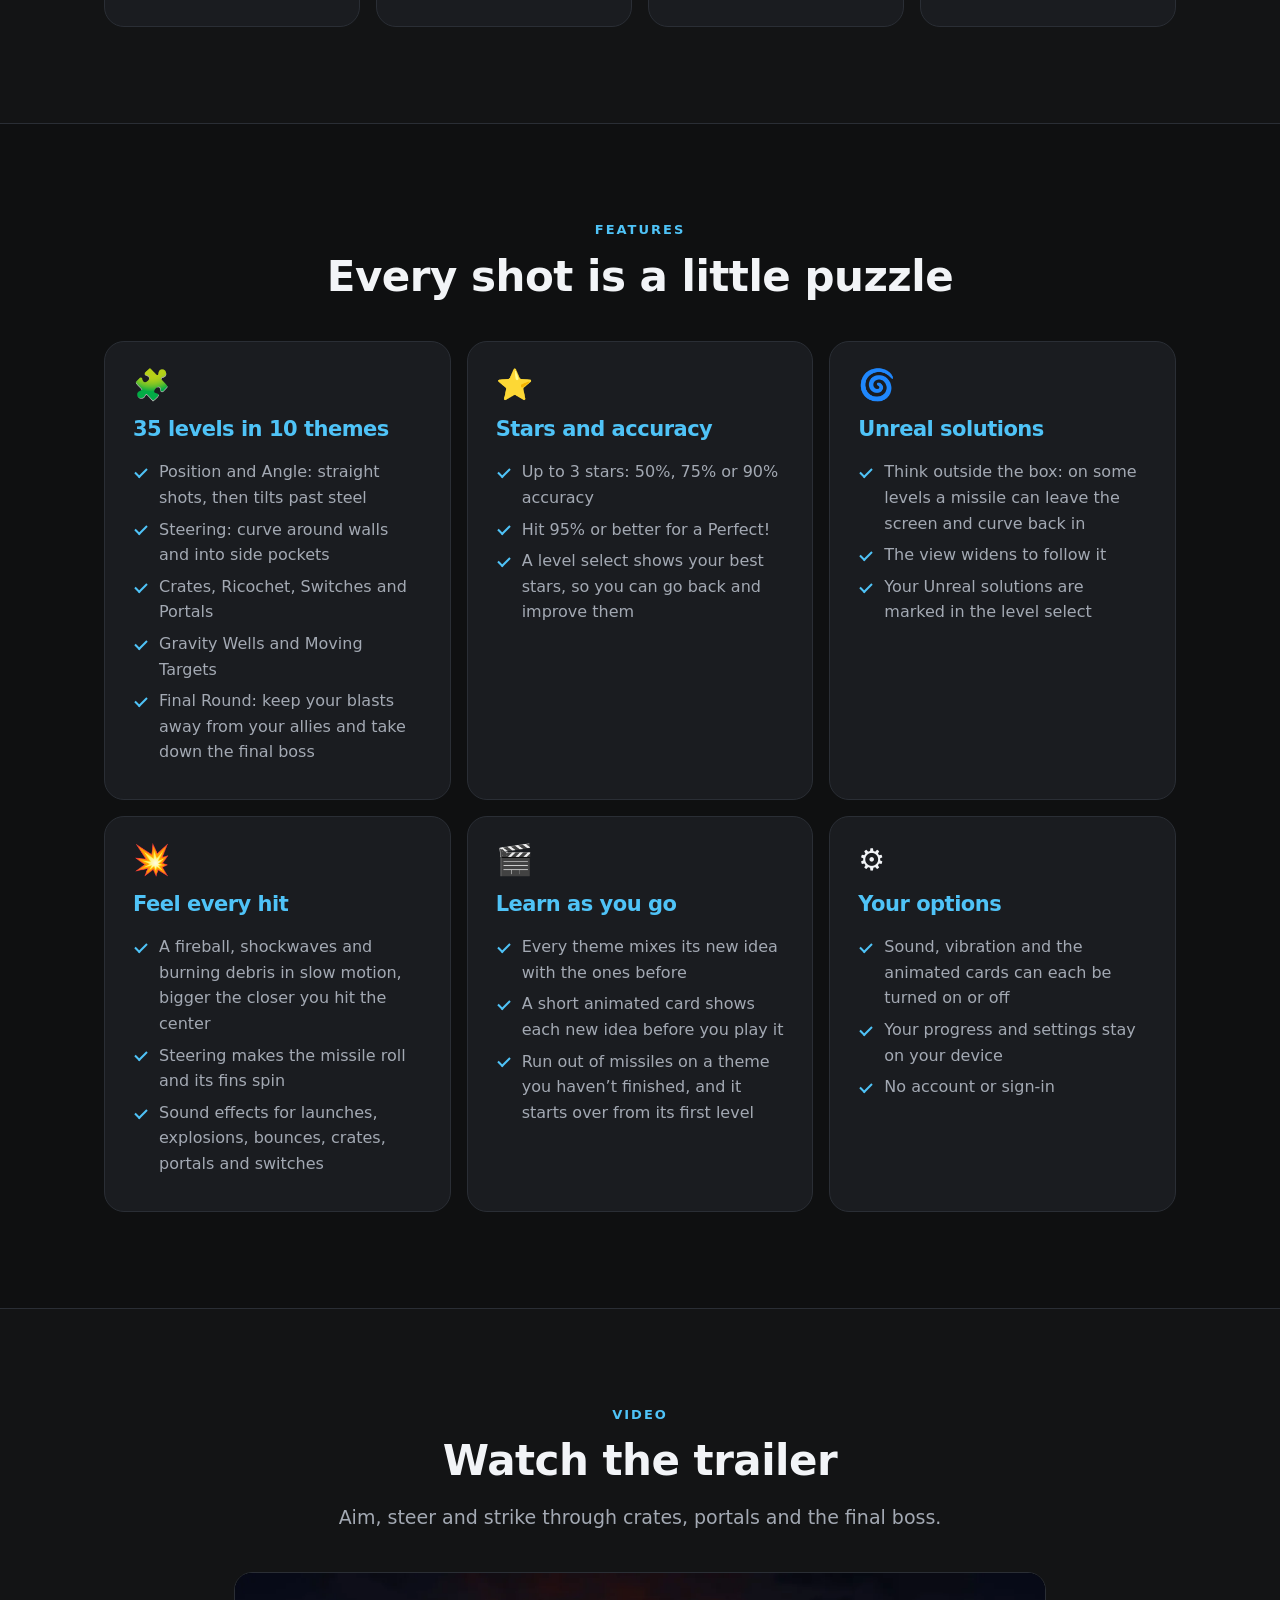
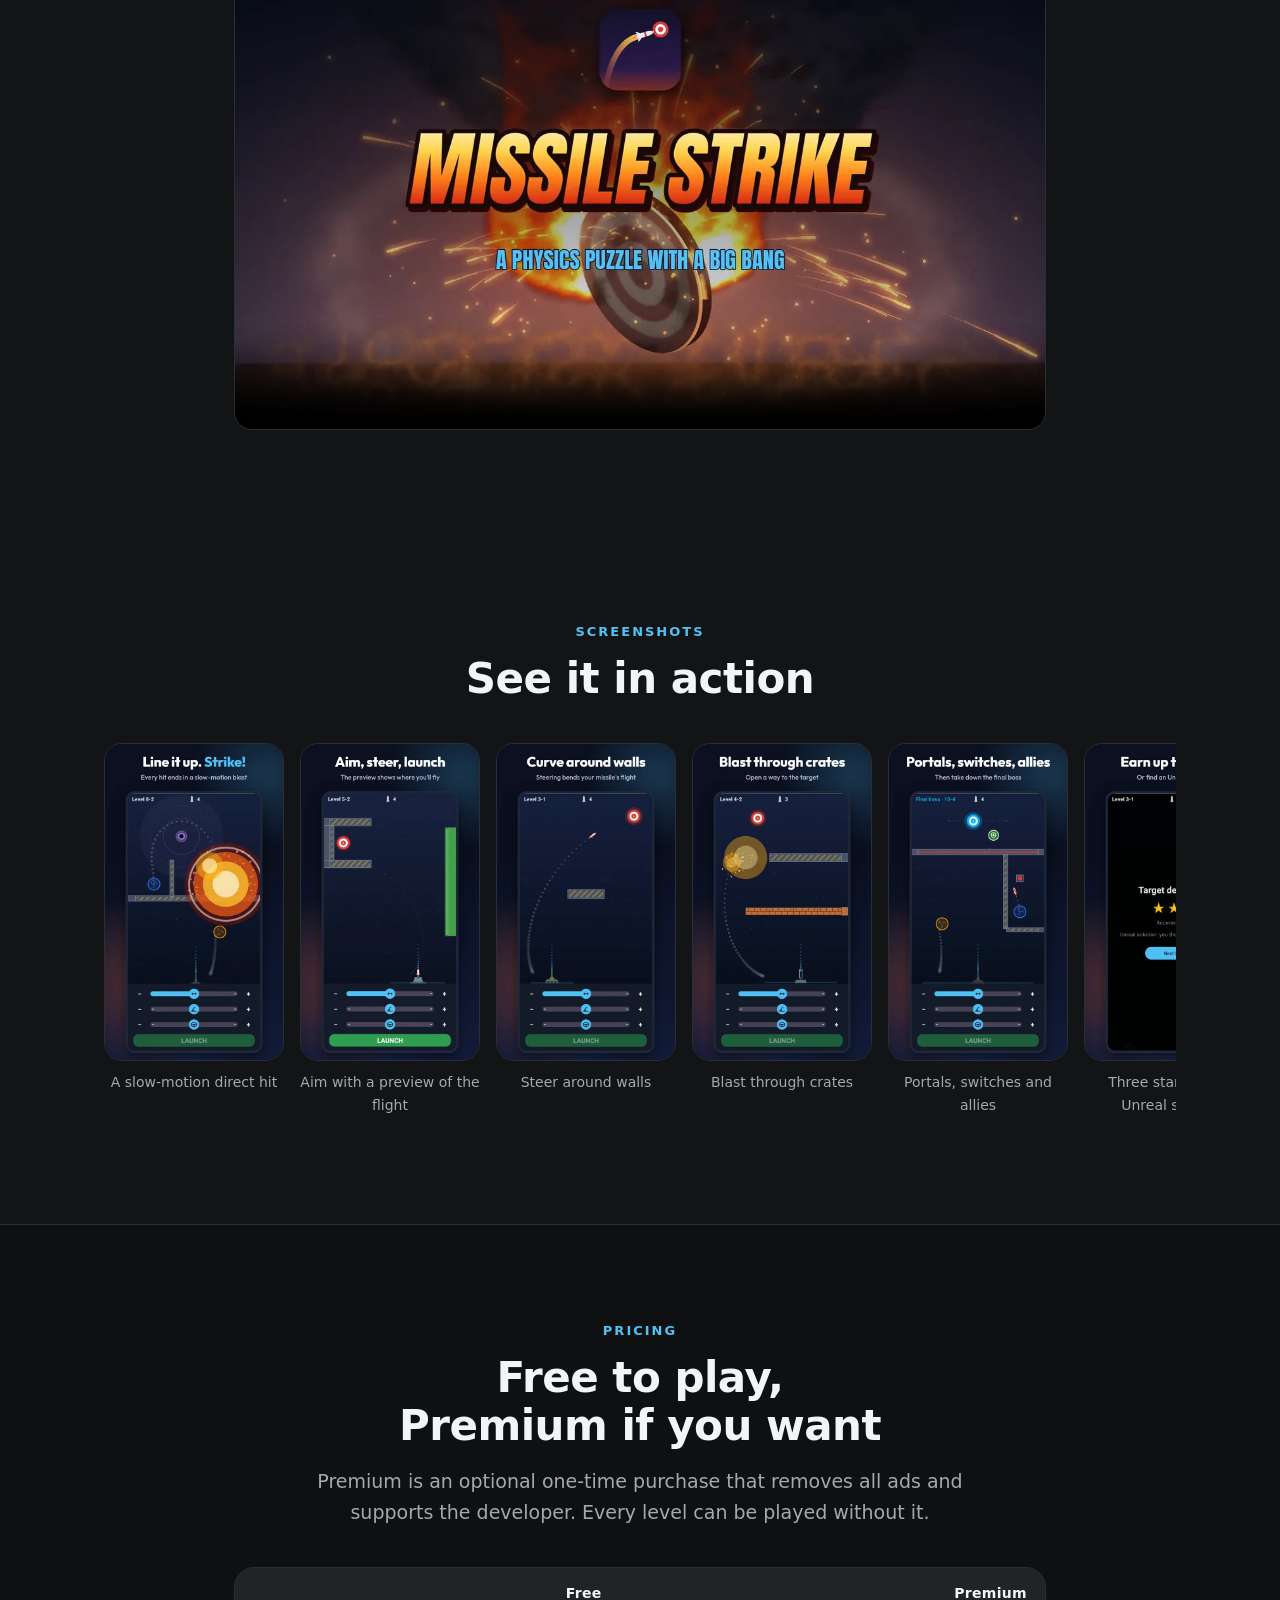
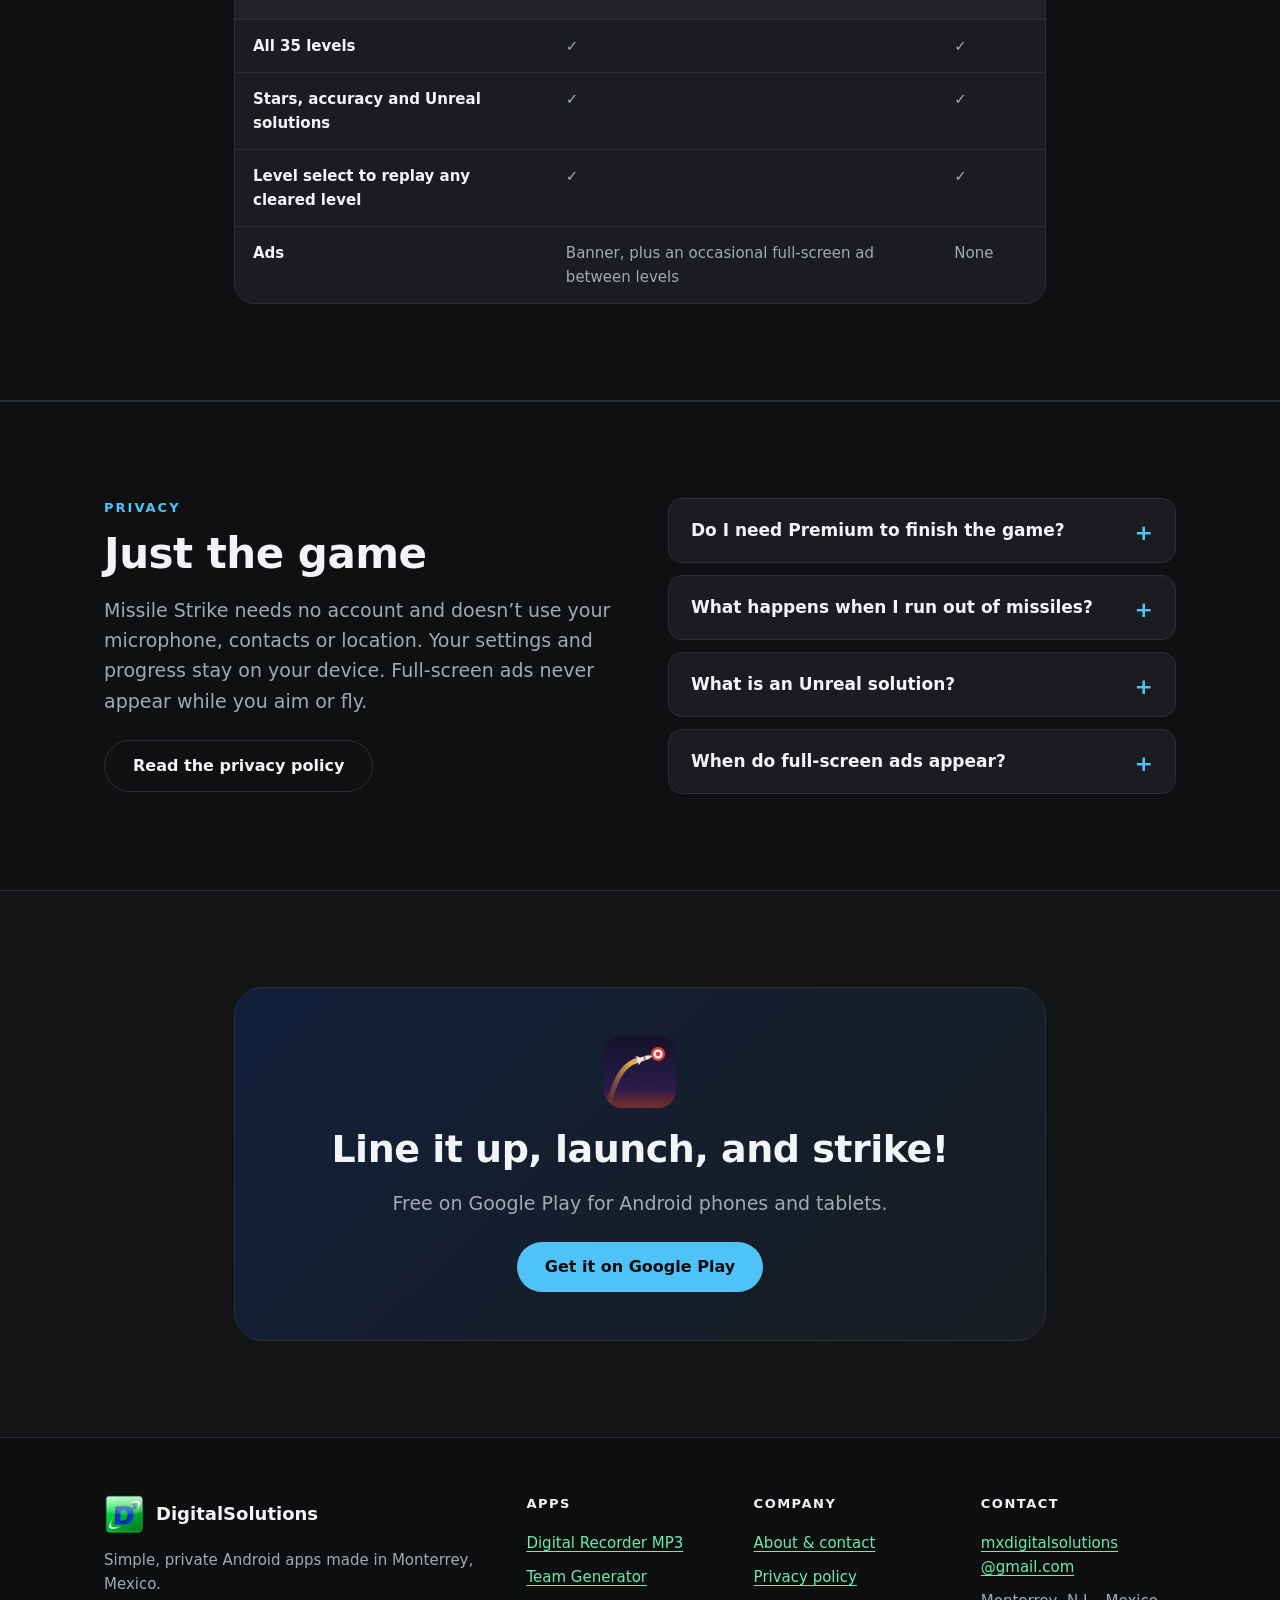
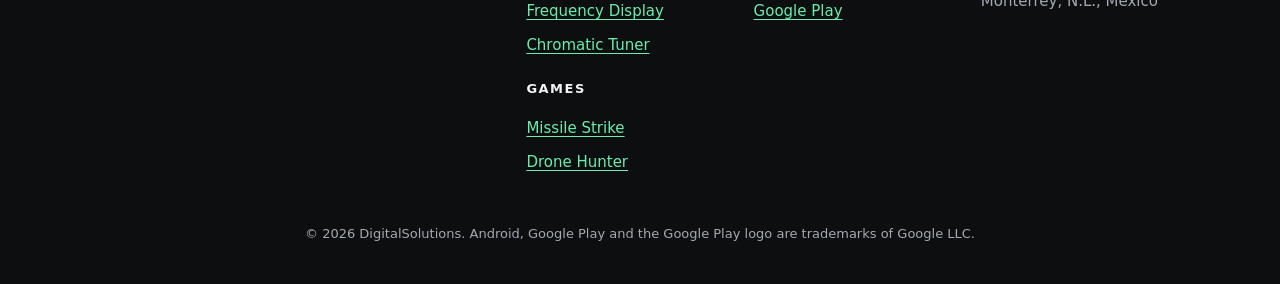
<file: games/missile-strike/index.html>
<!doctype html>
<html lang="en">
<head>
<meta charset="utf-8">
<meta name="viewport" content="width=device-width, initial-scale=1">
<title>Missile Strike: physics puzzle game for Android · DigitalSolutions</title>
<meta name="description" content="Aim, steer and launch a missile to hit the target. 35 levels in 10 themes with crates, ricochets, portals and gravity wells, and 3 stars for accuracy. Free on Google Play.">
<link rel="canonical" href="https://digitalsolutionsmx.github.io/games/missile-strike/">
<meta property="og:type" content="website">
<meta property="og:site_name" content="DigitalSolutions">
<meta property="og:title" content="Missile Strike: physics puzzle game for Android">
<meta property="og:description" content="Aim, steer and launch a missile to hit the target. 35 levels in 10 themes with crates, ricochets, portals and gravity wells, and 3 stars for accuracy. Free on Google Play.">
<meta property="og:url" content="https://digitalsolutionsmx.github.io/games/missile-strike/">
<meta property="og:image" content="https://digitalsolutionsmx.github.io/assets/og/missile-strike.jpg">
<meta property="og:image:width" content="1024">
<meta property="og:image:height" content="500">
<meta name="twitter:card" content="summary_large_image">
<meta name="theme-color" content="#131415">
<link rel="icon" type="image/png" href="/favicon.png">
<link rel="apple-touch-icon" href="/apple-touch-icon.png">
<link rel="stylesheet" href="/assets/site.css">
<script type="application/ld+json">{"@context":"https://schema.org","@type":"SoftwareApplication","name":"Missile Strike","operatingSystem":"Android","applicationCategory":"GameApplication","description":"Aim, steer and launch a missile to hit the target. 35 levels in 10 themes with crates, ricochets, portals and gravity wells, and 3 stars for accuracy. Free on Google Play.","url":"https://digitalsolutionsmx.github.io/games/missile-strike/","image":"https://digitalsolutionsmx.github.io/assets/og/missile-strike.jpg","installUrl":"https://play.google.com/store/apps/details?id=com.digitalsolutions.missile","offers":{"@type":"Offer","price":"0","priceCurrency":"USD"},"author":{"@type":"Organization","name":"DigitalSolutions","url":"https://digitalsolutionsmx.github.io/"}}</script>
</head>
<body style="--accent:#4fc3f7;--glow:#10203a">
<a class="skip" href="#main">Skip to content</a>
<header class="site-header"><div class="wrap bar">
  <a class="brand" href="/"><img src="/assets/img/digitalsolutions-logo.webp" alt="" width="36" height="36"><span>DigitalSolutions</span></a>
  <nav class="nav" aria-label="Main"><a href="/">Home</a><div class="dd"><a href="/apps/">Apps</a><div class="dd-menu"><a href="/apps/digital-recorder-mp3/">Digital Recorder MP3</a><a href="/apps/team-generator/">Team Generator</a><a href="/apps/frequency-display/">Frequency Display</a><a href="/apps/chromatic-tuner/">Chromatic Tuner</a></div></div><div class="dd"><a href="/games/" aria-current="page">Games</a><div class="dd-menu"><a href="/games/missile-strike/">Missile Strike</a><a href="/games/drone-hunter/">Drone Hunter</a></div></div><a href="/about/">About</a><a href="/privacy-policy/">Privacy</a></nav>
  <details class="mnav"><summary aria-label="Open menu"><span></span><span></span><span></span></summary><nav class="mnav-panel" aria-label="Mobile"><a href="/">Home</a><a href="/apps/">Apps</a><a href="/apps/digital-recorder-mp3/" class="sub">Digital Recorder MP3</a><a href="/apps/team-generator/" class="sub">Team Generator</a><a href="/apps/frequency-display/" class="sub">Frequency Display</a><a href="/apps/chromatic-tuner/" class="sub">Chromatic Tuner</a><a href="/games/">Games</a><a href="/games/missile-strike/" class="sub">Missile Strike</a><a href="/games/drone-hunter/" class="sub">Drone Hunter</a><a href="/about/">About</a><a href="/privacy-policy/">Privacy</a></nav></details>
</div></header>
<main id="main">
<section class="hero hero-app"><div class="wrap hero-grid">
  <div><img src="/assets/img/missile-strike-icon.webp" alt="Missile Strike icon" width="88" height="88" class="icon icon-lg"><p class="eyebrow">Physics puzzle game</p><h1>Missile Strike</h1><p class="lead">Slide your launcher into place, set the angle, add some steering and launch. Your missile thrusts off the pad, curves toward the target and goes up in a big slow-motion explosion when it hits. Missile Strike is a physics puzzle about finding the perfect shot.</p>
  <div class="actions"><a class="btn btn-solid" href="https://play.google.com/store/apps/details?id=com.digitalsolutions.missile&amp;referrer=utm_source%3Dwebsite%26utm_medium%3Dreferral" target="_blank" rel="noopener">Get it on Google Play</a><a class="btn btn-ghost" href="#features">See all features</a></div><p class="note">Free to play with ads · Optional one-time Premium removes all ads · No account</p></div>
  <div class="hero-shot"><img src="/assets/img/missile-strike-big-hit.webp" alt="Missile Strike screenshot" width="540" height="960" class="phone"></div>
</div></section>
<section class="section tight"><div class="wrap"><div class="grid g4"><div class="card stat"><p class="big">35</p><p>levels to clear</p></div><div class="card stat"><p class="big">10</p><p>themes, each with a new idea</p></div><div class="card stat"><p class="big">3</p><p>stars for accuracy on every level</p></div><div class="card stat"><p class="big">5</p><p>missiles to start every level</p></div></div></div></section>
<section class="section"><div class="wrap"><header class="section-head"><p class="eyebrow">How to play</p><h2>Place. Aim. Steer. Strike!</h2></header><div class="grid g4"><div class="card"><p class="emoji" aria-hidden="true">↔️</p><h3>Position</h3><p>Slide the launcher along the bottom of the screen, or drag it into place.</p></div><div class="card"><p class="emoji" aria-hidden="true">📐</p><h3>Angle</h3><p>From level 2-1, tilt the launch tube. A short preview shows where the missile heads.</p></div><div class="card"><p class="emoji" aria-hidden="true">↪️</p><h3>Steering</h3><p>From level 3-1, bend the flight into a steady curve to get around walls.</p></div><div class="card"><p class="emoji" aria-hidden="true">🚀</p><h3>Launch</h3><p>Watch it fly. Your last two shots stay on screen as faint trails, and you can line up the next one while the missile is still in the air.</p></div></div></div></section>
<section id="features" class="section alt"><div class="wrap"><header class="section-head"><p class="eyebrow">Features</p><h2>Every shot is a little puzzle</h2></header><div class="grid g3"><div class="card"><p class="emoji" aria-hidden="true">🧩</p><h3 class="accent">35 levels in 10 themes</h3><ul class="ticks"><li>Position and Angle: straight shots, then tilts past steel</li><li>Steering: curve around walls and into side pockets</li><li>Crates, Ricochet, Switches and Portals</li><li>Gravity Wells and Moving Targets</li><li>Final Round: keep your blasts away from your allies and take down the final boss</li></ul></div><div class="card"><p class="emoji" aria-hidden="true">⭐</p><h3 class="accent">Stars and accuracy</h3><ul class="ticks"><li>Up to 3 stars: 50%, 75% or 90% accuracy</li><li>Hit 95% or better for a Perfect!</li><li>A level select shows your best stars, so you can go back and improve them</li></ul></div><div class="card"><p class="emoji" aria-hidden="true">🌀</p><h3 class="accent">Unreal solutions</h3><ul class="ticks"><li>Think outside the box: on some levels a missile can leave the screen and curve back in</li><li>The view widens to follow it</li><li>Your Unreal solutions are marked in the level select</li></ul></div><div class="card"><p class="emoji" aria-hidden="true">💥</p><h3 class="accent">Feel every hit</h3><ul class="ticks"><li>A fireball, shockwaves and burning debris in slow motion, bigger the closer you hit the center</li><li>Steering makes the missile roll and its fins spin</li><li>Sound effects for launches, explosions, bounces, crates, portals and switches</li></ul></div><div class="card"><p class="emoji" aria-hidden="true">🎬</p><h3 class="accent">Learn as you go</h3><ul class="ticks"><li>Every theme mixes its new idea with the ones before</li><li>A short animated card shows each new idea before you play it</li><li>Run out of missiles on a theme you haven’t finished, and it starts over from its first level</li></ul></div><div class="card"><p class="emoji" aria-hidden="true">⚙️</p><h3 class="accent">Your options</h3><ul class="ticks"><li>Sound, vibration and the animated cards can each be turned on or off</li><li>Your progress and settings stay on your device</li><li>No account or sign-in</li></ul></div></div></div></section>
<section class="section"><div class="wrap narrow"><header class="section-head"><p class="eyebrow">Video</p><h2>Watch the trailer</h2><p class="lead">Aim, steer and strike through crates, portals and the final boss.</p></header><figure class="video"><video controls playsinline preload="none" poster="/assets/img/missile-strike-poster.webp" width="1920" height="1080"><source src="/assets/video/missile-strike-promo.mp4" type="video/mp4"></video></figure></div></section>
<section class="section"><div class="wrap"><header class="section-head"><p class="eyebrow">Screenshots</p><h2>See it in action</h2></header><div class="shots"><figure><img src="/assets/img/missile-strike-big-hit.webp" alt="A slow-motion direct hit" width="540" height="960" loading="lazy"><figcaption>A slow-motion direct hit</figcaption></figure><figure><img src="/assets/img/missile-strike-aim-and-steer.webp" alt="Aim with a preview of the flight" width="540" height="960" loading="lazy"><figcaption>Aim with a preview of the flight</figcaption></figure><figure><img src="/assets/img/missile-strike-curve-around.webp" alt="Steer around walls" width="540" height="960" loading="lazy"><figcaption>Steer around walls</figcaption></figure><figure><img src="/assets/img/missile-strike-break-crates.webp" alt="Blast through crates" width="540" height="960" loading="lazy"><figcaption>Blast through crates</figcaption></figure><figure><img src="/assets/img/missile-strike-final-boss.webp" alt="Portals, switches and allies" width="540" height="960" loading="lazy"><figcaption>Portals, switches and allies</figcaption></figure><figure><img src="/assets/img/missile-strike-three-stars.webp" alt="Three stars and an Unreal solution" width="540" height="960" loading="lazy"><figcaption>Three stars and an Unreal solution</figcaption></figure><figure><img src="/assets/img/missile-strike-levels.webp" alt="35 levels in 10 themes" width="540" height="960" loading="lazy"><figcaption>35 levels in 10 themes</figcaption></figure><figure><img src="/assets/img/missile-strike-start.webp" alt="The start menu" width="540" height="960" loading="lazy"><figcaption>The start menu</figcaption></figure></div></div></section>
<section class="section alt"><div class="wrap narrow"><header class="section-head"><p class="eyebrow">Pricing</p><h2>Free to play, Premium if you want</h2><p class="lead">Premium is an optional one-time purchase that removes all ads and supports the developer. Every level can be played without it.</p></header><div class="table-wrap"><table><thead><tr><th scope="col"></th><th scope="col">Free</th><th scope="col">Premium</th></tr></thead><tbody><tr><th scope="row">All 35 levels</th><td>✓</td><td>✓</td></tr><tr><th scope="row">Stars, accuracy and Unreal solutions</th><td>✓</td><td>✓</td></tr><tr><th scope="row">Level select to replay any cleared level</th><td>✓</td><td>✓</td></tr><tr><th scope="row">Ads</th><td>Banner, plus an occasional full-screen ad between levels</td><td>None</td></tr></tbody></table></div></div></section>
<section class="section alt"><div class="wrap"><div class="two-col"><div><p class="eyebrow">Privacy</p><h2>Just the game</h2><p class="lead">Missile Strike needs no account and doesn’t use your microphone, contacts or location. Your settings and progress stay on your device. Full-screen ads never appear while you aim or fly.</p><div class="actions"><a class="btn btn-ghost" href="/privacy-policy/#missile-strike">Read the privacy policy</a></div></div><div class="faq"><details><summary>Do I need Premium to finish the game?</summary><p>No. Every level can be played without it. Premium only removes the ads.</p></details><details><summary>What happens when I run out of missiles?</summary><p>Every level starts with 5 missiles. If you run out on a theme you haven’t finished yet, it starts over from its first level. Levels in a theme you’ve already completed can be retried right away.</p></details><details><summary>What is an Unreal solution?</summary><p>On some levels a missile can fly off the screen and curve back in to hit the target. The view widens to follow it, and the level select marks the levels you solved that way.</p></details><details><summary>When do full-screen ads appear?</summary><p>Only once you’ve played for a while, and only between levels, never while you aim or fly. Premium removes them, and the banner, for good.</p></details></div></div></div></section>
<section class="section"><div class="wrap narrow"><div class="card cta"><img src="/assets/img/missile-strike-icon.webp" alt="Missile Strike icon" width="72" height="72" class="icon"><h2>Line it up, launch, and strike!</h2><p class="lead">Free on Google Play for Android phones and tablets.</p><div class="actions center"><a class="btn btn-solid" href="https://play.google.com/store/apps/details?id=com.digitalsolutions.missile&amp;referrer=utm_source%3Dwebsite%26utm_medium%3Dreferral" target="_blank" rel="noopener">Get it on Google Play</a></div></div></div></section>
</main>
<footer class="site-footer"><div class="wrap">
  <div class="foot-grid">
    <div><a class="brand" href="/"><img src="/assets/img/digitalsolutions-logo.webp" alt="" width="40" height="40" loading="lazy"><span>DigitalSolutions</span></a><p>Simple, private Android apps made in Monterrey, Mexico.</p></div>
    <div><p class="foot-head">Apps</p><a href="/apps/digital-recorder-mp3/">Digital Recorder MP3</a><a href="/apps/team-generator/">Team Generator</a><a href="/apps/frequency-display/">Frequency Display</a><a href="/apps/chromatic-tuner/">Chromatic Tuner</a><p class="foot-head">Games</p><a href="/games/missile-strike/">Missile Strike</a><a href="/games/drone-hunter/">Drone Hunter</a></div>
    <div><p class="foot-head">Company</p><a href="/about/">About &amp; contact</a><a href="/privacy-policy/">Privacy policy</a><a href="https://play.google.com/store/apps/dev?id=5730093777054763174" target="_blank" rel="noopener">Google Play</a></div>
    <div><p class="foot-head">Contact</p><a href="mailto:mxdigitalsolutions@gmail.com">mxdigitalsolutions<wbr>@gmail.com</a><p>Monterrey, N.L., Mexico</p></div>
  </div>
  <p class="legal">© 2026 DigitalSolutions. Android, Google Play and the Google Play logo are trademarks of Google LLC.</p>
</div></footer>
</body>
</html>
</file>
<file: assets/site.css>
/* DigitalSolutions site: dark theme, one stylesheet, no dependencies. */
:root {
  --bg: #131415;
  --bg-alt: #0f1011;
  --card: #1a1c20;
  --line: #2a2e35;
  --text: #f2f4f7;
  --muted: #a3a9b3;
  --mint: #6becae;
  --ink: #0b0c0d;
  --accent: var(--mint);
  --glow: #0e2a22;
  --wrap: 1120px;
  --radius: 20px;
  color-scheme: dark;
}

*, *::before, *::after { box-sizing: border-box; }
html { scroll-behavior: smooth; scroll-padding-top: 80px; -webkit-text-size-adjust: 100%; }
body {
  margin: 0;
  background: var(--bg);
  color: var(--text);
  font: 17px/1.6 system-ui, -apple-system, "Segoe UI", Roboto, "Helvetica Neue", Arial, sans-serif;
  -webkit-font-smoothing: antialiased;
}
img { max-width: 100%; height: auto; display: block; }
a { color: var(--accent); text-underline-offset: 3px; }
a:hover { text-decoration-thickness: 2px; }
h1, h2, h3 { line-height: 1.15; margin: 0 0 16px; letter-spacing: -0.5px; text-wrap: balance; }
h1 { font-size: clamp(38px, 6vw, 64px); font-weight: 800; letter-spacing: -1px; line-height: 1.05; }
h2 { font-size: clamp(28px, 4vw, 42px); font-weight: 800; }
h3 { font-size: 21px; font-weight: 700; line-height: 1.3; }
h2 a, h3 a { color: inherit; }
p { margin: 0 0 16px; }
:focus-visible { outline: 2px solid var(--accent); outline-offset: 3px; border-radius: 6px; }

.skip { position: absolute; left: -999px; top: 8px; background: var(--mint); color: var(--ink); padding: 8px 16px; border-radius: 8px; z-index: 100; }
.skip:focus { left: 16px; }

.wrap { max-width: var(--wrap); margin: 0 auto; padding: 0 24px; }
.wrap.narrow { max-width: 860px; }
.center { text-align: center; }
.center .icon-lg { margin-left: auto; margin-right: auto; }

/* Header */
.site-header { position: sticky; top: 0; z-index: 50; background: rgba(19, 20, 21, 0.92); backdrop-filter: blur(10px); border-bottom: 1px solid var(--line); }
.bar { display: flex; align-items: center; justify-content: space-between; height: 68px; }
.brand { display: inline-flex; align-items: center; gap: 12px; color: var(--text); text-decoration: none; font-weight: 700; font-size: 18px; }
.brand img { border-radius: 9px; }
.nav { display: flex; align-items: center; gap: 28px; font-size: 15px; font-weight: 500; }
.nav a { color: var(--muted); text-decoration: none; padding: 6px 0; }
.nav a:hover, .nav a[aria-current] { color: var(--text); }
.dd { position: relative; }
.dd > a::after { content: ""; display: inline-block; margin-left: 6px; border: 4px solid transparent; border-top-color: currentColor; transform: translateY(2px); }
.dd-menu { position: absolute; top: 100%; left: -16px; min-width: 220px; padding: 8px; background: var(--card); border: 1px solid var(--line); border-radius: 14px; box-shadow: 0 18px 40px rgba(0, 0, 0, 0.45); opacity: 0; visibility: hidden; transform: translateY(6px); transition: 0.15s; }
.dd:hover .dd-menu, .dd:focus-within .dd-menu { opacity: 1; visibility: visible; transform: none; }
.dd-menu a { display: block; padding: 9px 12px; border-radius: 8px; color: var(--text); }
.dd-menu a:hover { background: var(--line); }

.mnav { display: none; }
.mnav summary { list-style: none; cursor: pointer; width: 44px; height: 44px; display: grid; place-content: center; gap: 5px; }
.mnav summary::-webkit-details-marker { display: none; }
.mnav summary span { display: block; width: 22px; height: 2px; background: var(--text); border-radius: 2px; transition: 0.2s; }
.mnav[open] summary span:nth-child(1) { transform: translateY(7px) rotate(45deg); }
.mnav[open] summary span:nth-child(2) { opacity: 0; }
.mnav[open] summary span:nth-child(3) { transform: translateY(-7px) rotate(-45deg); }
.mnav-panel { position: absolute; left: 0; right: 0; top: 68px; background: var(--bg); border-bottom: 1px solid var(--line); padding: 8px 24px 20px; }
.mnav-panel a { display: block; padding: 12px 0; color: var(--text); text-decoration: none; font-size: 18px; border-bottom: 1px solid var(--line); }
.mnav-panel a.sub { padding-left: 18px; color: var(--muted); font-size: 16px; }

/* Sections */
.section { padding: 96px 0; }
.section.tight { padding: 56px 0; }
.section.alt { background: var(--bg-alt); border-top: 1px solid var(--line); border-bottom: 1px solid var(--line); }
.section + .section.alt, .section.alt + .section { border-top-color: var(--line); }
.section-head { text-align: center; max-width: 720px; margin: 0 auto 40px; }
.eyebrow { color: var(--accent); font-size: 13px; font-weight: 700; letter-spacing: 2px; text-transform: uppercase; margin-bottom: 12px; }
.lead { color: var(--muted); font-size: 19px; line-height: 1.6; }
.note { color: var(--muted); font-size: 14px; margin-top: 18px; }

.hero { padding: 104px 0; background: linear-gradient(160deg, var(--glow) 0%, var(--bg) 60%); }
.hero-home { --glow: #0e2a22; background: linear-gradient(160deg, #0e2a22 0%, var(--bg) 55%, #16213d 100%); padding: 120px 0; }
.hero-home.small { padding: 96px 0 72px; }
.hero-home .lead { max-width: 720px; margin-left: auto; margin-right: auto; }
.hero-grid { display: grid; grid-template-columns: 1.4fr 1fr; gap: 48px; align-items: center; }
.hero-shot .phone { width: 300px; margin: 0 auto; border-radius: 28px; box-shadow: 0 30px 80px rgba(0, 0, 0, 0.55); }
/* Landscape games (Drone Hunter): a wide screenshot gets the bigger column */
.hero-grid:has(.wide) { grid-template-columns: 1fr 1.15fr; }
.hero-shot .wide { display: block; width: 100%; height: auto; border-radius: 18px; border: 1px solid var(--line); box-shadow: 0 30px 80px rgba(0, 0, 0, 0.55); }
.icon { border-radius: 14px; flex: none; }
.icon-lg { border-radius: 22px; margin-bottom: 24px; }

/* Buttons */
.actions { display: flex; flex-wrap: wrap; gap: 12px; margin-top: 24px; }
.actions.center { justify-content: center; }
.btn { display: inline-flex; align-items: center; justify-content: center; min-height: 48px; padding: 12px 28px; border-radius: 999px; font-weight: 700; font-size: 16px; text-decoration: none; transition: transform 0.15s, background 0.15s, border-color 0.15s; }
.btn:hover { transform: translateY(-1px); text-decoration: none; }
.btn-solid { background: var(--accent); color: var(--ink); }
.btn-solid:hover { filter: brightness(1.08); }
.btn-ghost { color: var(--text); border: 1px solid var(--line); font-weight: 600; }
.btn-ghost:hover { border-color: var(--muted); }
.btn.soon { color: var(--muted); cursor: default; transform: none; border-style: dashed; }

/* Cards and grids */
.grid { display: grid; gap: 16px; }
.g2 { grid-template-columns: repeat(2, 1fr); }
.g3 { grid-template-columns: repeat(3, 1fr); }
.g4 { grid-template-columns: repeat(4, 1fr); }
.card { background: var(--card); border: 1px solid var(--line); border-radius: var(--radius); padding: 28px; }
.card p:last-child, .card ul:last-child { margin-bottom: 0; }
.card > p:not(.emoji):not(.big) { color: var(--muted); }
.card.glow { background: linear-gradient(135deg, #0e2a22 0%, var(--card) 100%); padding: 36px; border-radius: 24px; }
.emoji { font-size: 30px; line-height: 1; margin-bottom: 16px; }
.accent { color: var(--accent); }
.stat { text-align: center; padding: 24px; }
.stat .big { color: var(--accent); font-size: 40px; font-weight: 800; line-height: 1.1; margin-bottom: 8px; }
.stat p:not(.big) { font-size: 15px; }
.hero-home ~ .section .stat:nth-child(2) .big { color: #7ea8ff; }
.hero-home ~ .section .stat:nth-child(3) .big { color: #c3b5ff; }
.hero-home ~ .section .stat:nth-child(4) .big { color: #8bc34a; }

.ticks { list-style: none; padding: 0; margin: 0 0 16px; color: var(--muted); font-size: 16px; }
.ticks li { position: relative; padding-left: 26px; margin: 6px 0; }
.ticks li::before { content: ""; position: absolute; left: 2px; top: 0.55em; width: 12px; height: 7px; border-left: 2px solid var(--accent); border-bottom: 2px solid var(--accent); transform: rotate(-45deg); }

.app-card { display: flex; flex-direction: column; padding: 22px; }
.app-card .feature { border-radius: 14px; margin-bottom: 18px; aspect-ratio: 1024 / 500; object-fit: cover; }
.app-title { display: flex; align-items: center; gap: 14px; margin-bottom: 12px; }
.app-title h3 { margin: 0; }
.app-card .actions { margin-top: auto; padding-top: 8px; }

.two-col { display: grid; grid-template-columns: 1fr 1fr; gap: 56px; align-items: center; }
.two-col.flip > :first-child { order: 2; }
.two-col .feature { border-radius: var(--radius); }
.two-col .icon { margin-bottom: 20px; }
.two-col:has(.faq) { align-items: start; }

/* Screenshots */
.shots { display: grid; grid-auto-flow: column; grid-auto-columns: minmax(180px, 1fr); gap: 16px; overflow-x: auto; scroll-snap-type: x mandatory; padding-bottom: 12px; }
.shots figure { margin: 0; scroll-snap-align: start; }
.shots img { border-radius: 18px; border: 1px solid var(--line); }
.shots figcaption { color: var(--muted); font-size: 14px; text-align: center; margin-top: 10px; }
.grid + .lead { margin: 32px auto 0; max-width: 760px; }
.shots.wide { grid-auto-columns: minmax(320px, 1fr); }
.shots.wide img { width: 100%; height: auto; }

/* Video */
.video { margin: 0; }
.video video { display: block; width: 100%; height: auto; border-radius: 18px; border: 1px solid var(--line); background: #000; }
.video figcaption { color: var(--muted); font-size: 14px; text-align: center; margin-top: 10px; }

/* FAQ */
.faq { display: grid; gap: 12px; }
.faq details { background: var(--card); border: 1px solid var(--line); border-radius: 14px; padding: 18px 22px; }
.faq summary { cursor: pointer; font-weight: 600; list-style: none; position: relative; padding-right: 28px; }
.faq summary::-webkit-details-marker { display: none; }
.faq summary::after { content: "+"; position: absolute; right: 0; top: -2px; font-size: 22px; color: var(--accent); transition: transform 0.2s; }
.faq details[open] summary::after { transform: rotate(45deg); }
.faq details p { color: var(--muted); margin: 12px 0 0; }

/* Tables */
.table-wrap { overflow-x: auto; background: var(--card); border: 1px solid var(--line); border-radius: var(--radius); }
table { width: 100%; border-collapse: collapse; font-size: 15px; min-width: 560px; }
th, td { padding: 14px 18px; text-align: left; border-bottom: 1px solid var(--line); vertical-align: top; }
tbody tr:last-child > * { border-bottom: 0; }
thead th { color: var(--text); font-size: 14px; letter-spacing: 0.3px; background: rgba(255, 255, 255, 0.03); }
tbody th { font-weight: 600; color: var(--text); }
td { color: var(--muted); }

/* CTA */
.cta { text-align: center; padding: 48px; border-radius: 28px; background: linear-gradient(135deg, var(--glow) 0%, var(--card) 100%); }
.cta .icon { margin: 0 auto 20px; border-radius: 18px; }
.cta h2 { font-size: clamp(26px, 4vw, 38px); }

/* About contact list */
.contact { list-style: none; padding: 0; margin: 0 0 8px; font-size: 17px; }
.contact li { padding: 10px 0; border-bottom: 1px solid var(--line); display: flex; gap: 16px; flex-wrap: wrap; }
.contact strong { min-width: 110px; }

/* Privacy policy */
.prose { font-size: 17px; color: #d6dae1; overflow-wrap: anywhere; }
.prose h2 { font-size: 28px; margin-top: 48px; padding-top: 8px; }
.prose h3 { font-size: 24px; margin-top: 40px; color: var(--mint); }
.prose ul { padding-left: 22px; }
.prose li { margin: 6px 0; }
.prose strong { color: var(--text); }
.prose > p:first-child { color: var(--muted); }

/* Footer */
.site-footer { background: #0d0e0f; border-top: 1px solid var(--line); padding: 56px 0 40px; font-size: 15px; }
.foot-grid { display: grid; grid-template-columns: 2fr 1fr 1fr 1fr; gap: 32px; }
.foot-grid a:not(.brand) { display: block; margin: 0 0 10px; color: var(--mint); }
.foot-grid p { color: var(--muted); }
.foot-grid .brand { margin-bottom: 14px; }
.foot-head { color: var(--text) !important; font-size: 13px; font-weight: 700; letter-spacing: 1.5px; text-transform: uppercase; }
.foot-grid a + .foot-head { margin-top: 22px; }
.legal { color: var(--muted); font-size: 13px; text-align: center; margin: 40px 0 0; }

/* Responsive */
@media (max-width: 960px) {
  .g4 { grid-template-columns: repeat(2, 1fr); }
  .g3 { grid-template-columns: repeat(2, 1fr); }
  .foot-grid { grid-template-columns: 1fr 1fr; }
}
@media (max-width: 760px) {
  .nav { display: none; }
  .mnav { display: block; }
  .section { padding: 64px 0; }
  .hero, .hero-home { padding: 64px 0; }
  .hero-grid, .two-col { grid-template-columns: 1fr; gap: 36px; }
  .two-col.flip > :first-child { order: 0; }
  .hero-shot .phone { width: 240px; }
  .g2, .g3 { grid-template-columns: 1fr; }
  .lead { font-size: 18px; }
  .cta { padding: 32px 20px; }
  .shots { grid-auto-columns: 62%; }
  .shots.wide { grid-auto-columns: 88%; }
  .hero-grid:has(.wide) { grid-template-columns: 1fr; }
}
@media (max-width: 420px) {
  .g4 { grid-template-columns: 1fr 1fr; }
  .stat .big { font-size: 32px; }
  .foot-grid { grid-template-columns: 1fr; }
}
@media (prefers-reduced-motion: reduce) {
  html { scroll-behavior: auto; }
  * { transition: none !important; }
}
</file>
